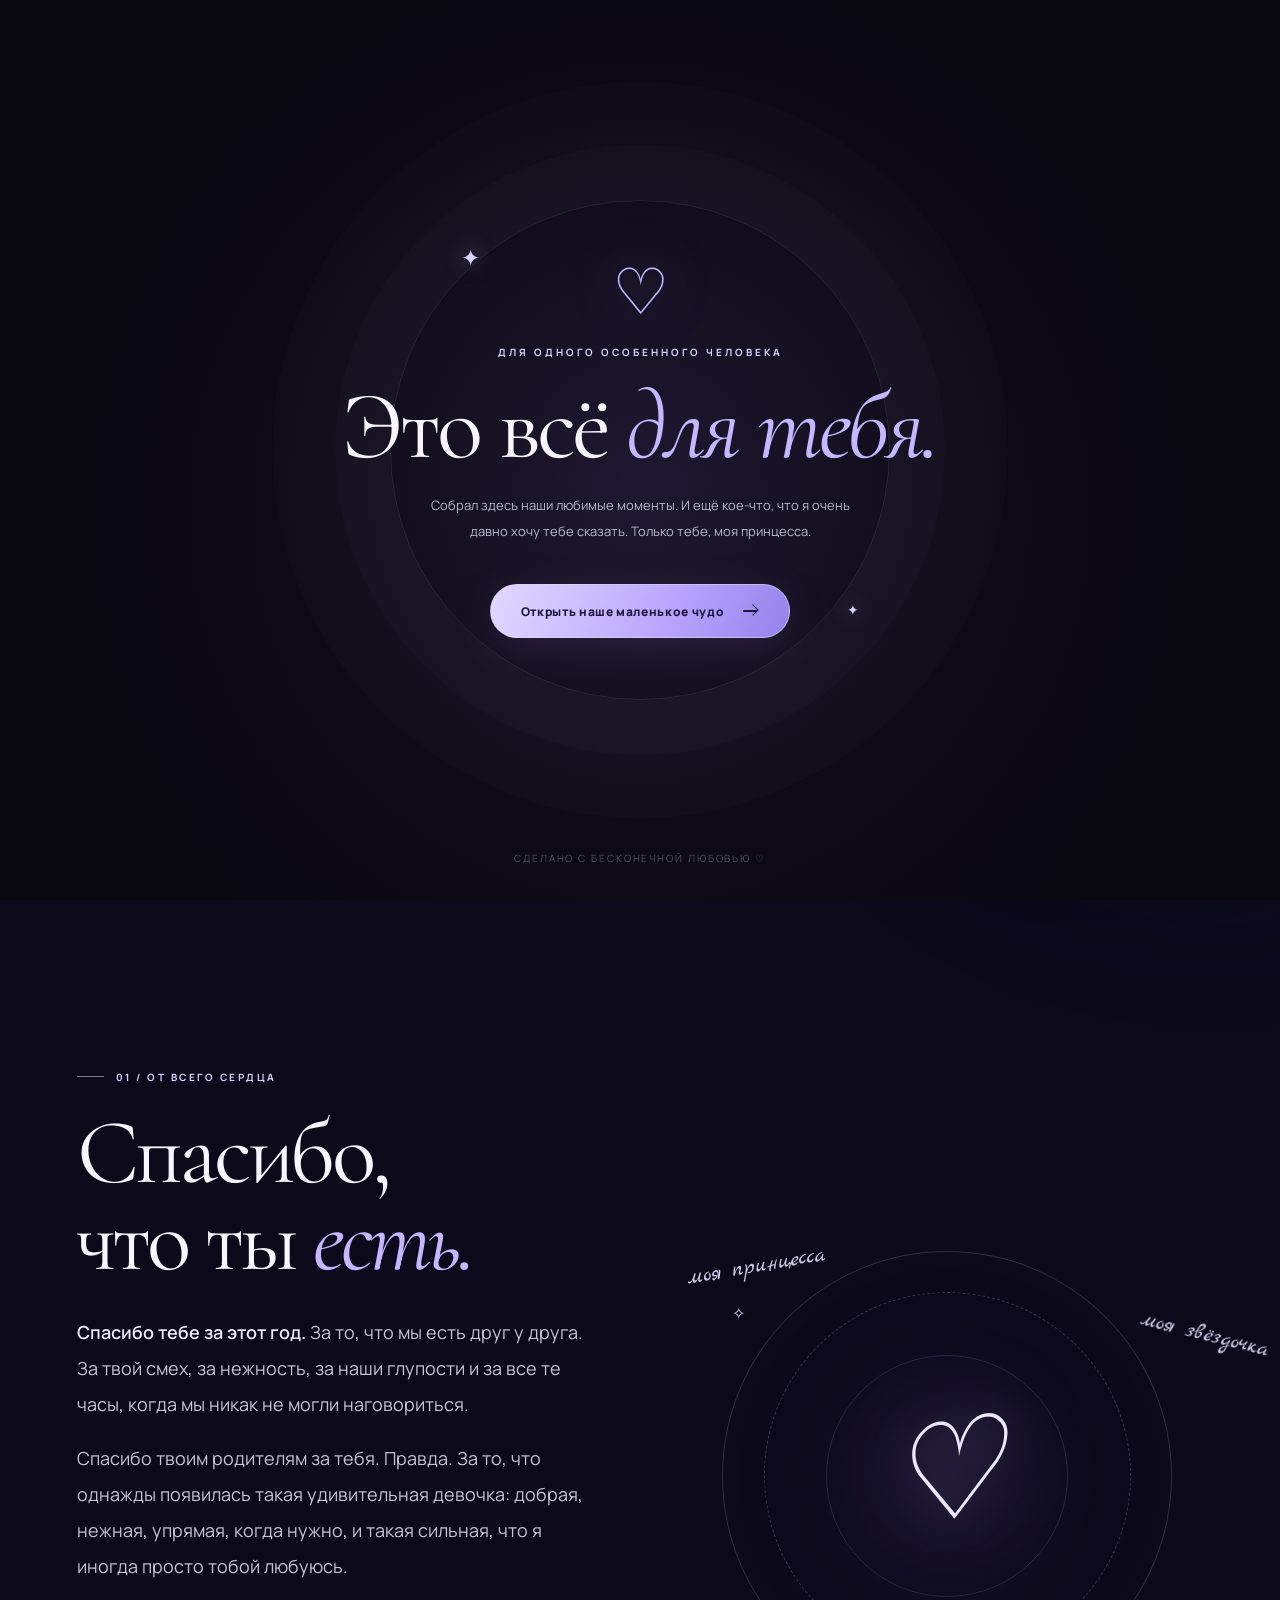
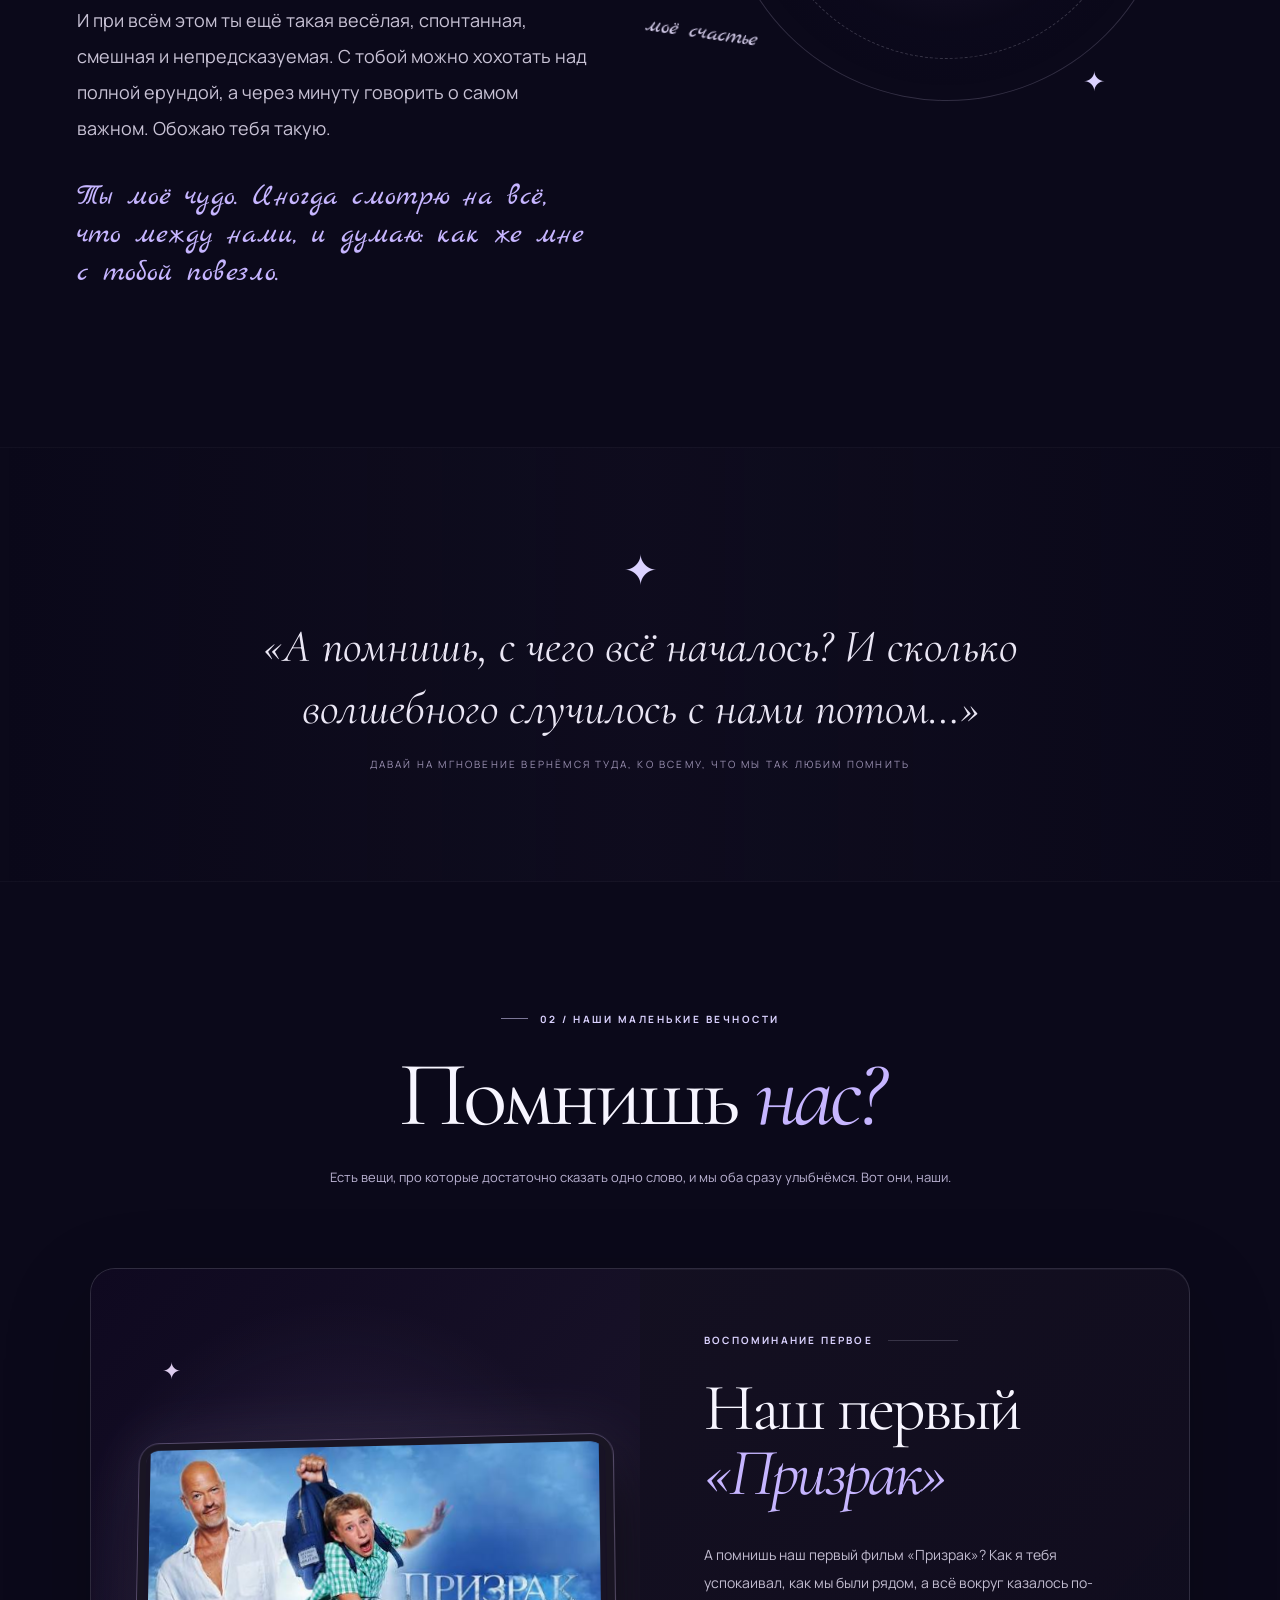
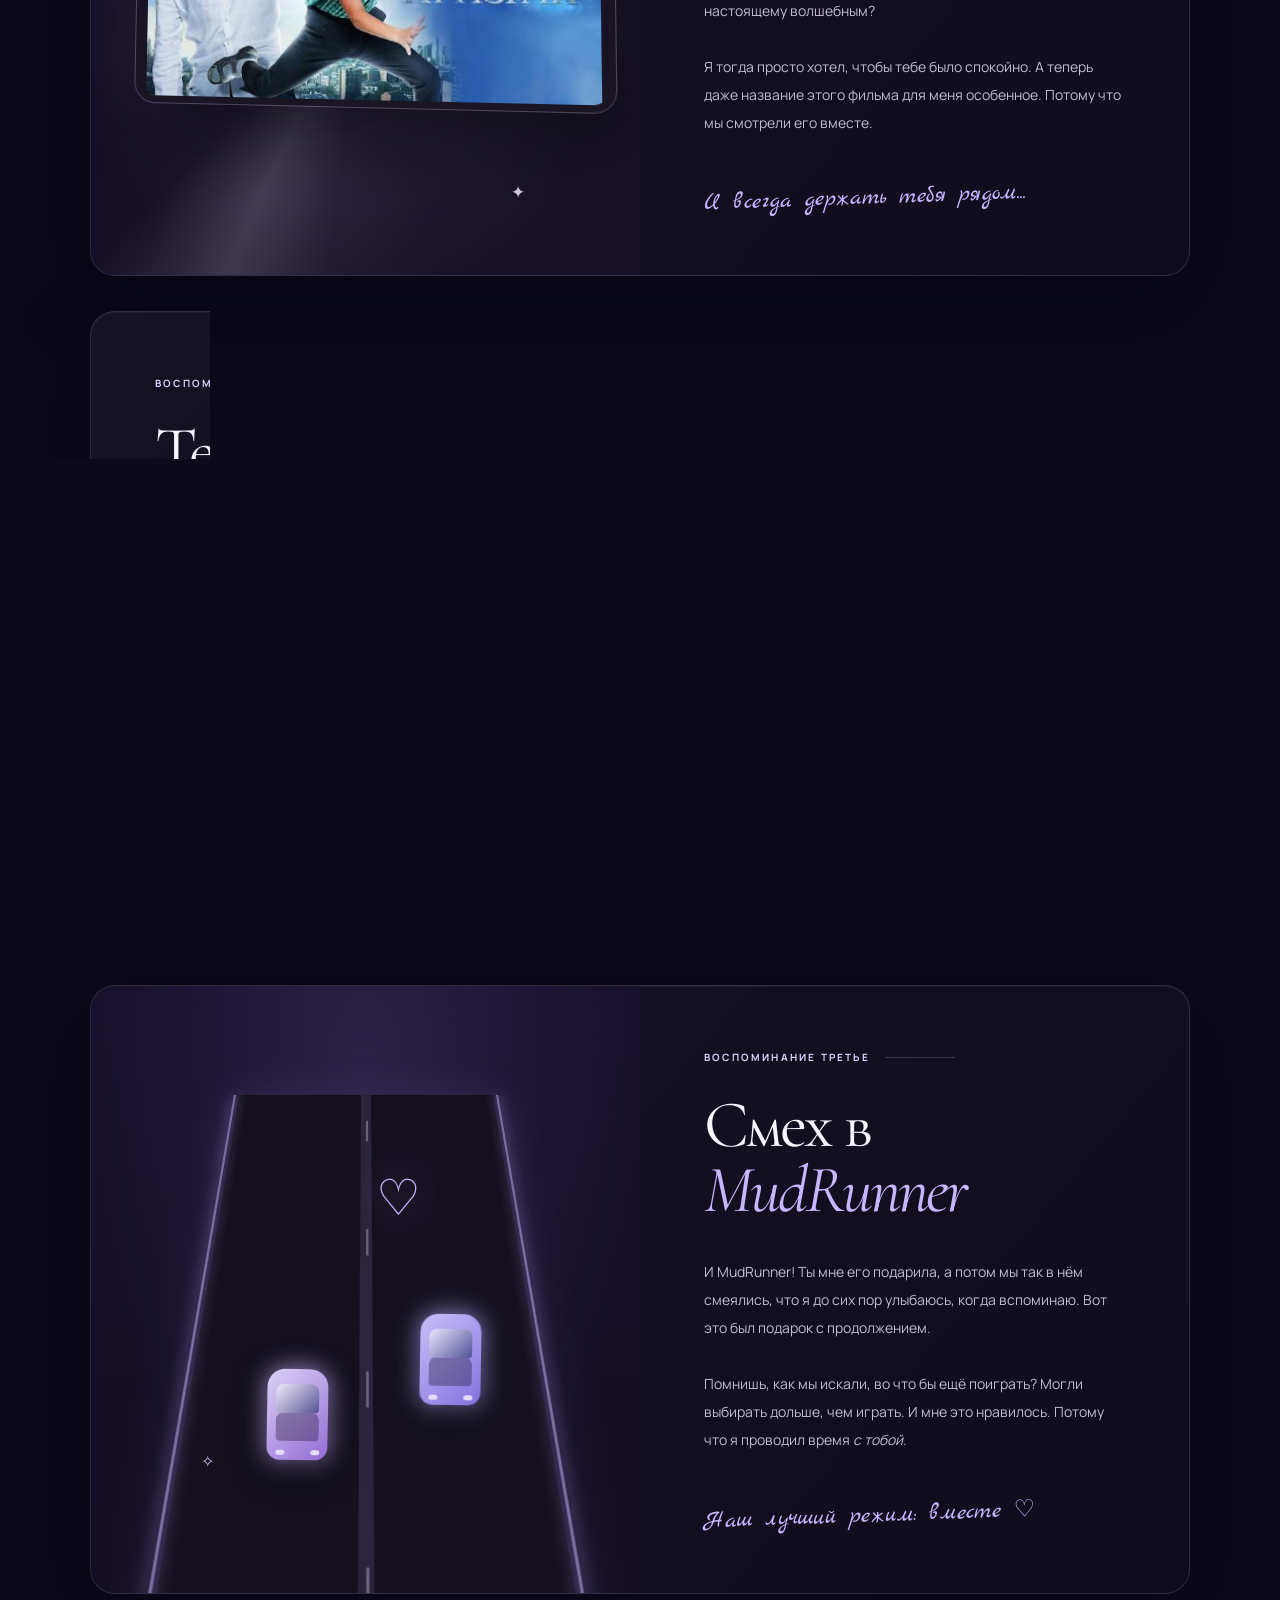
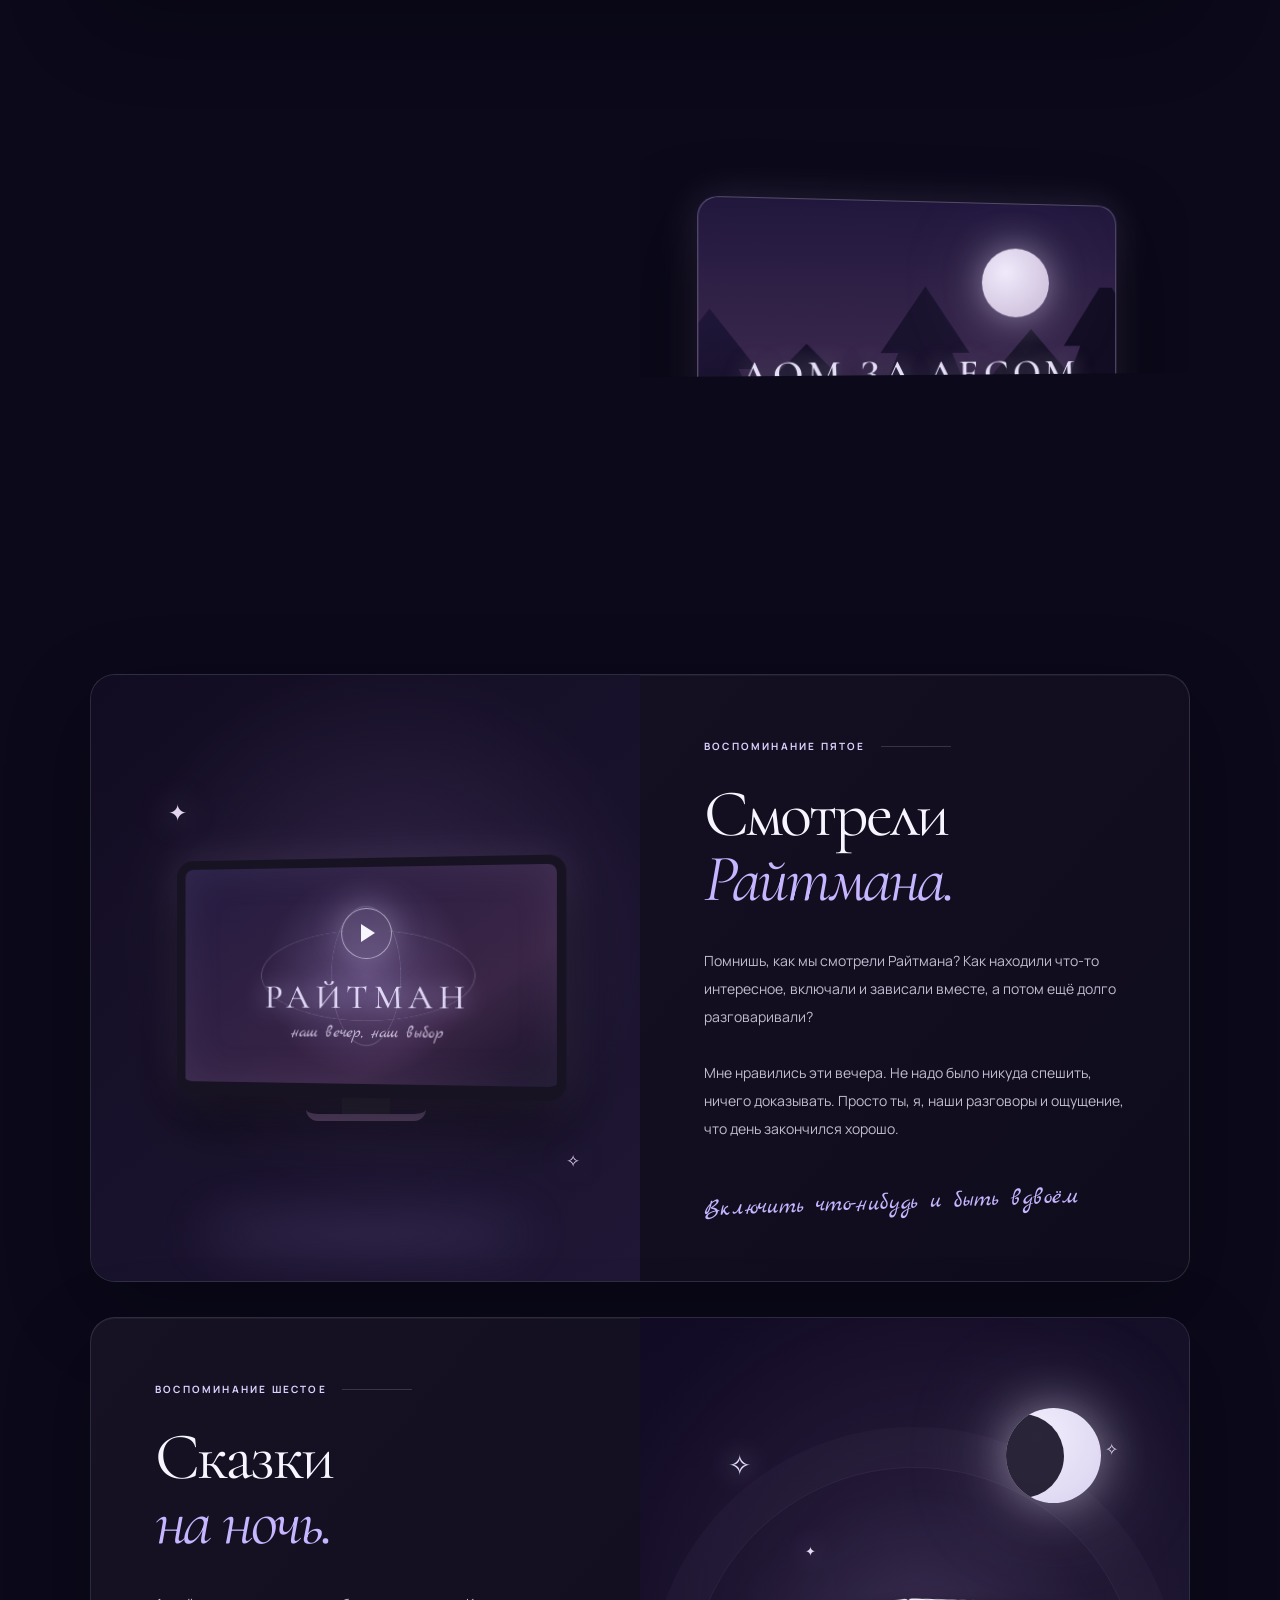
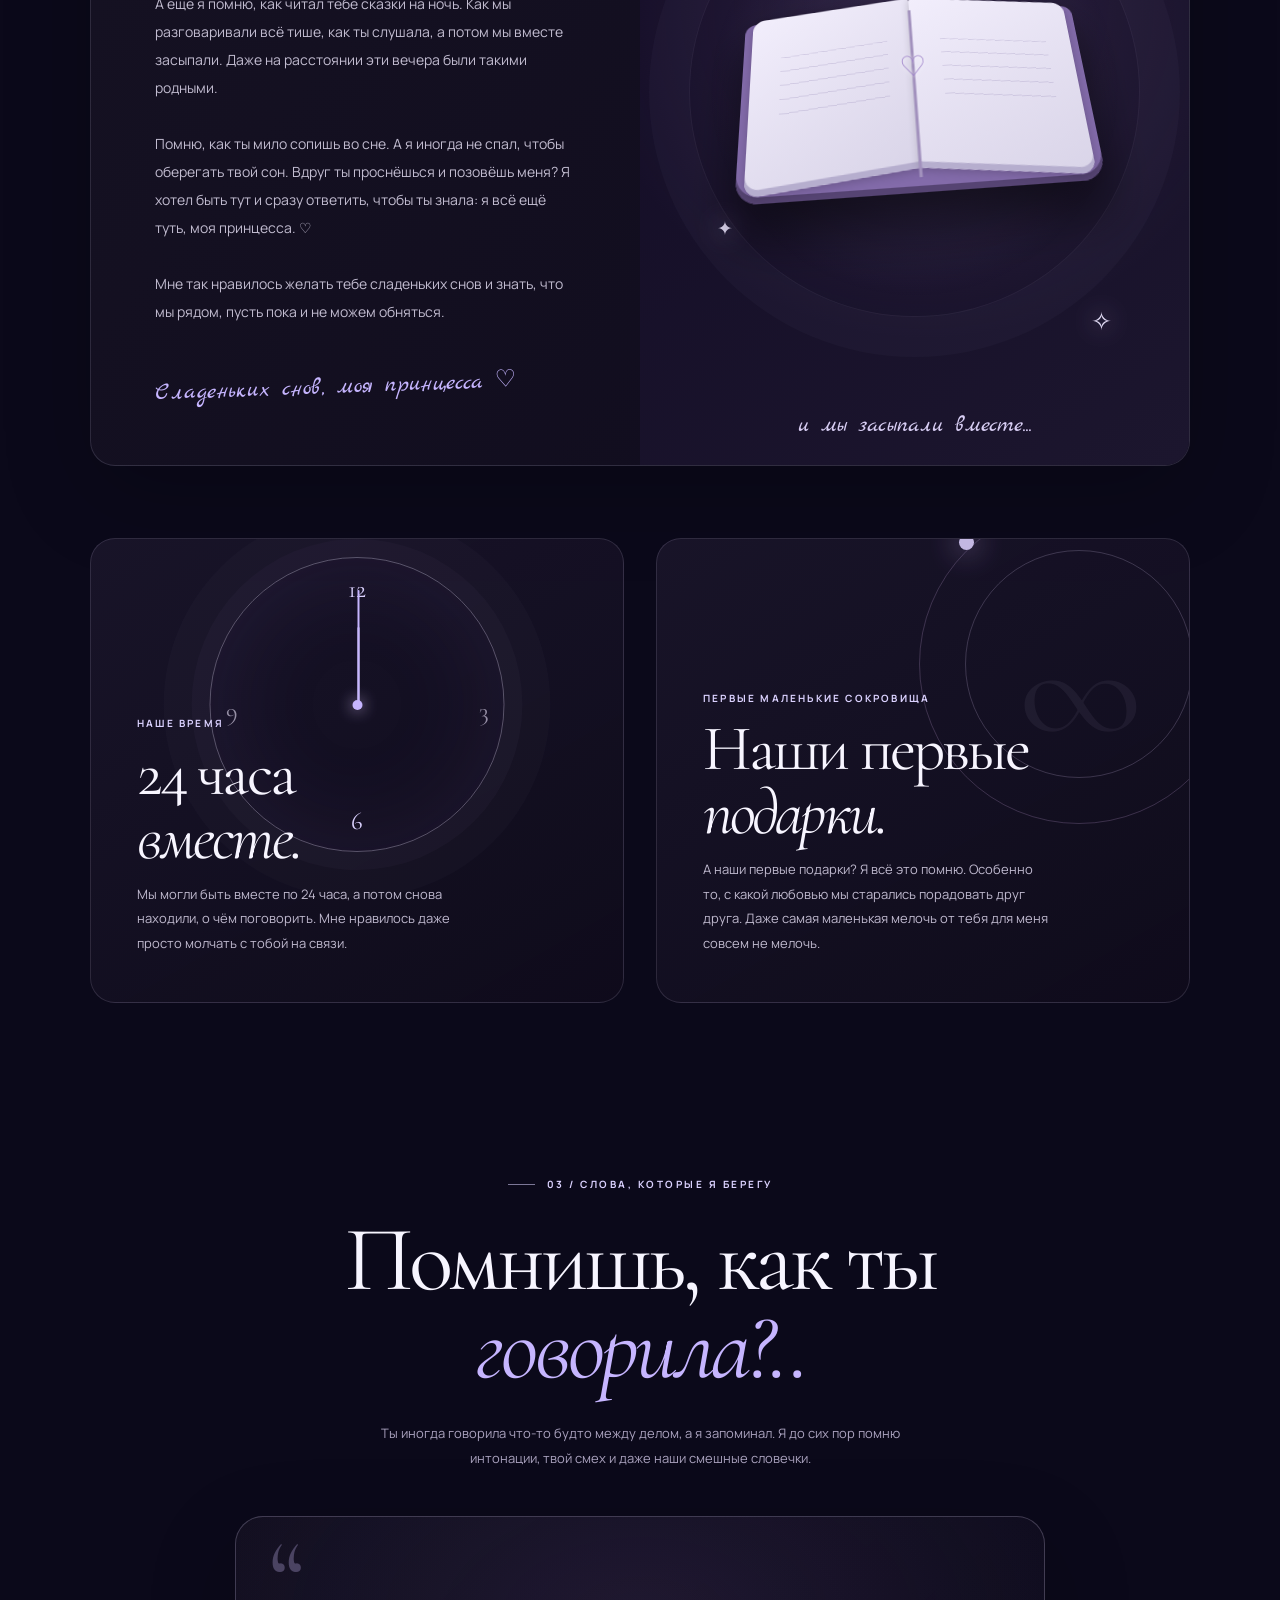
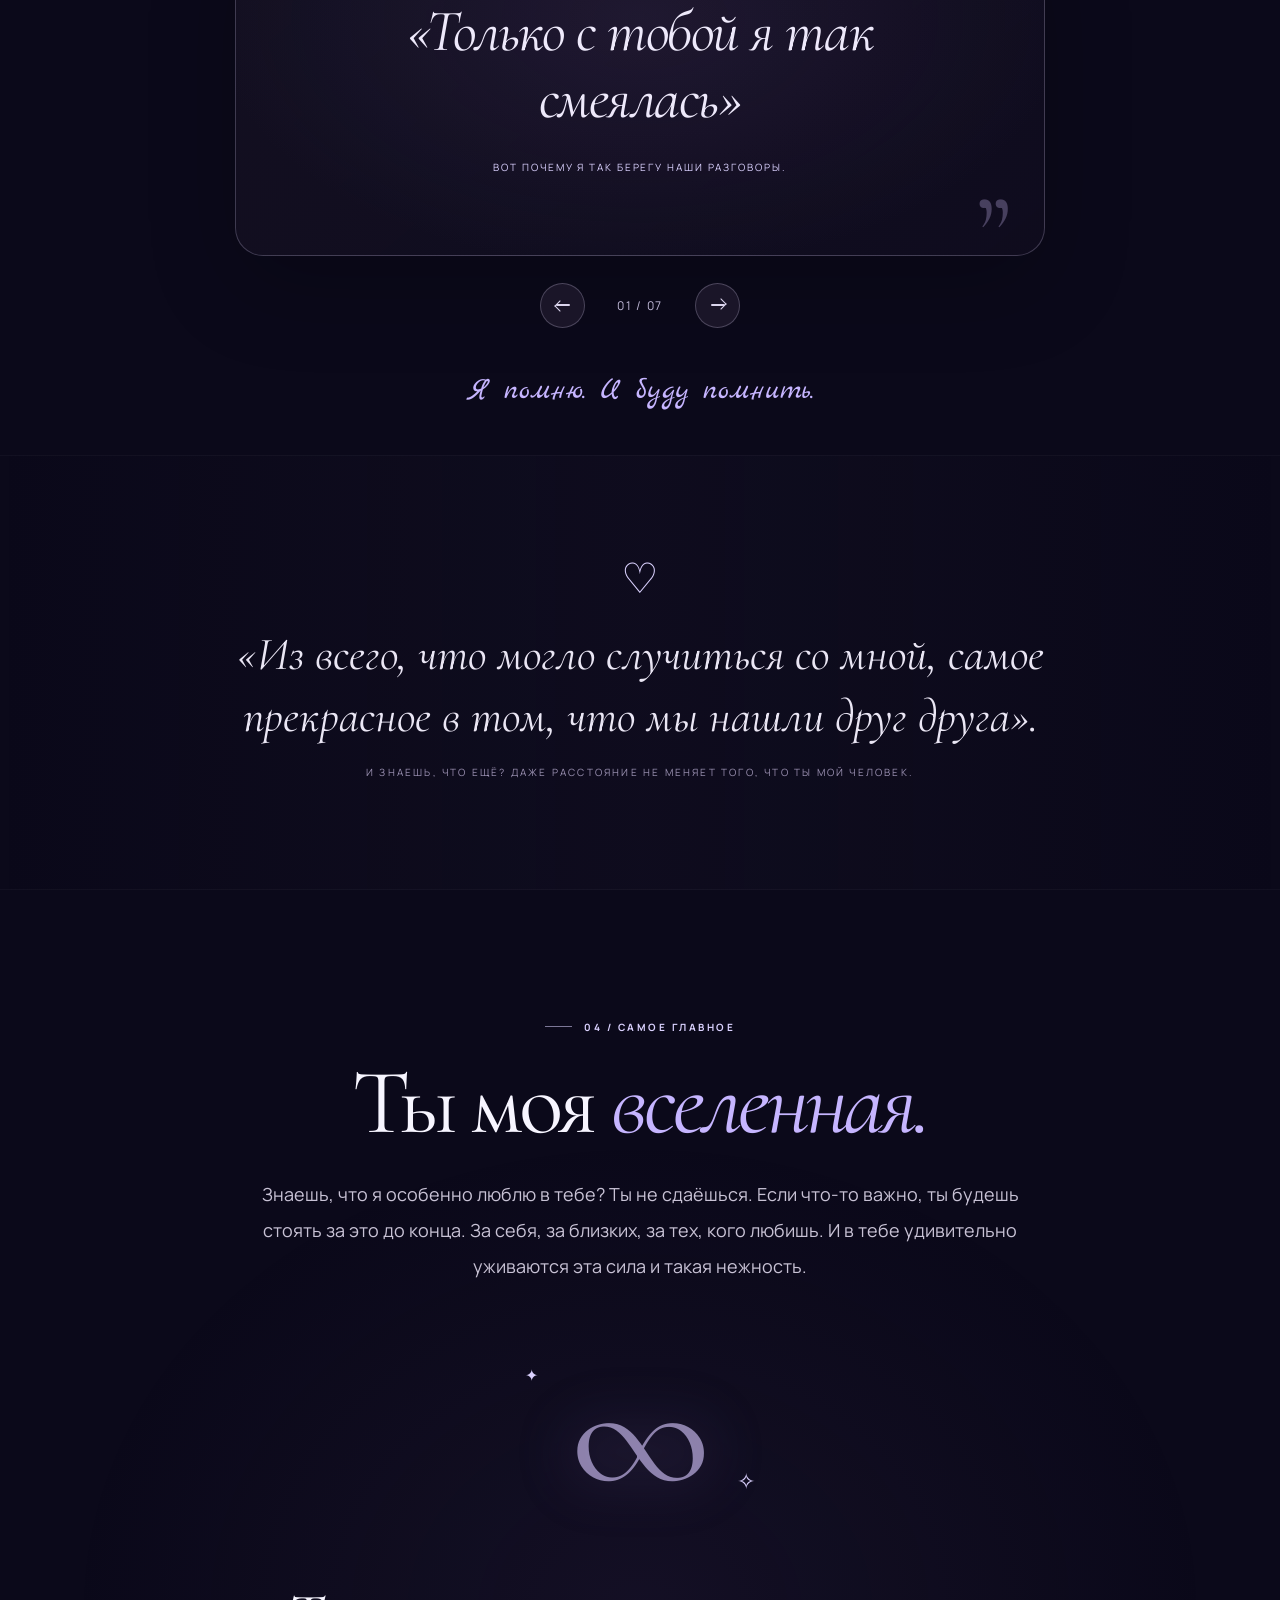
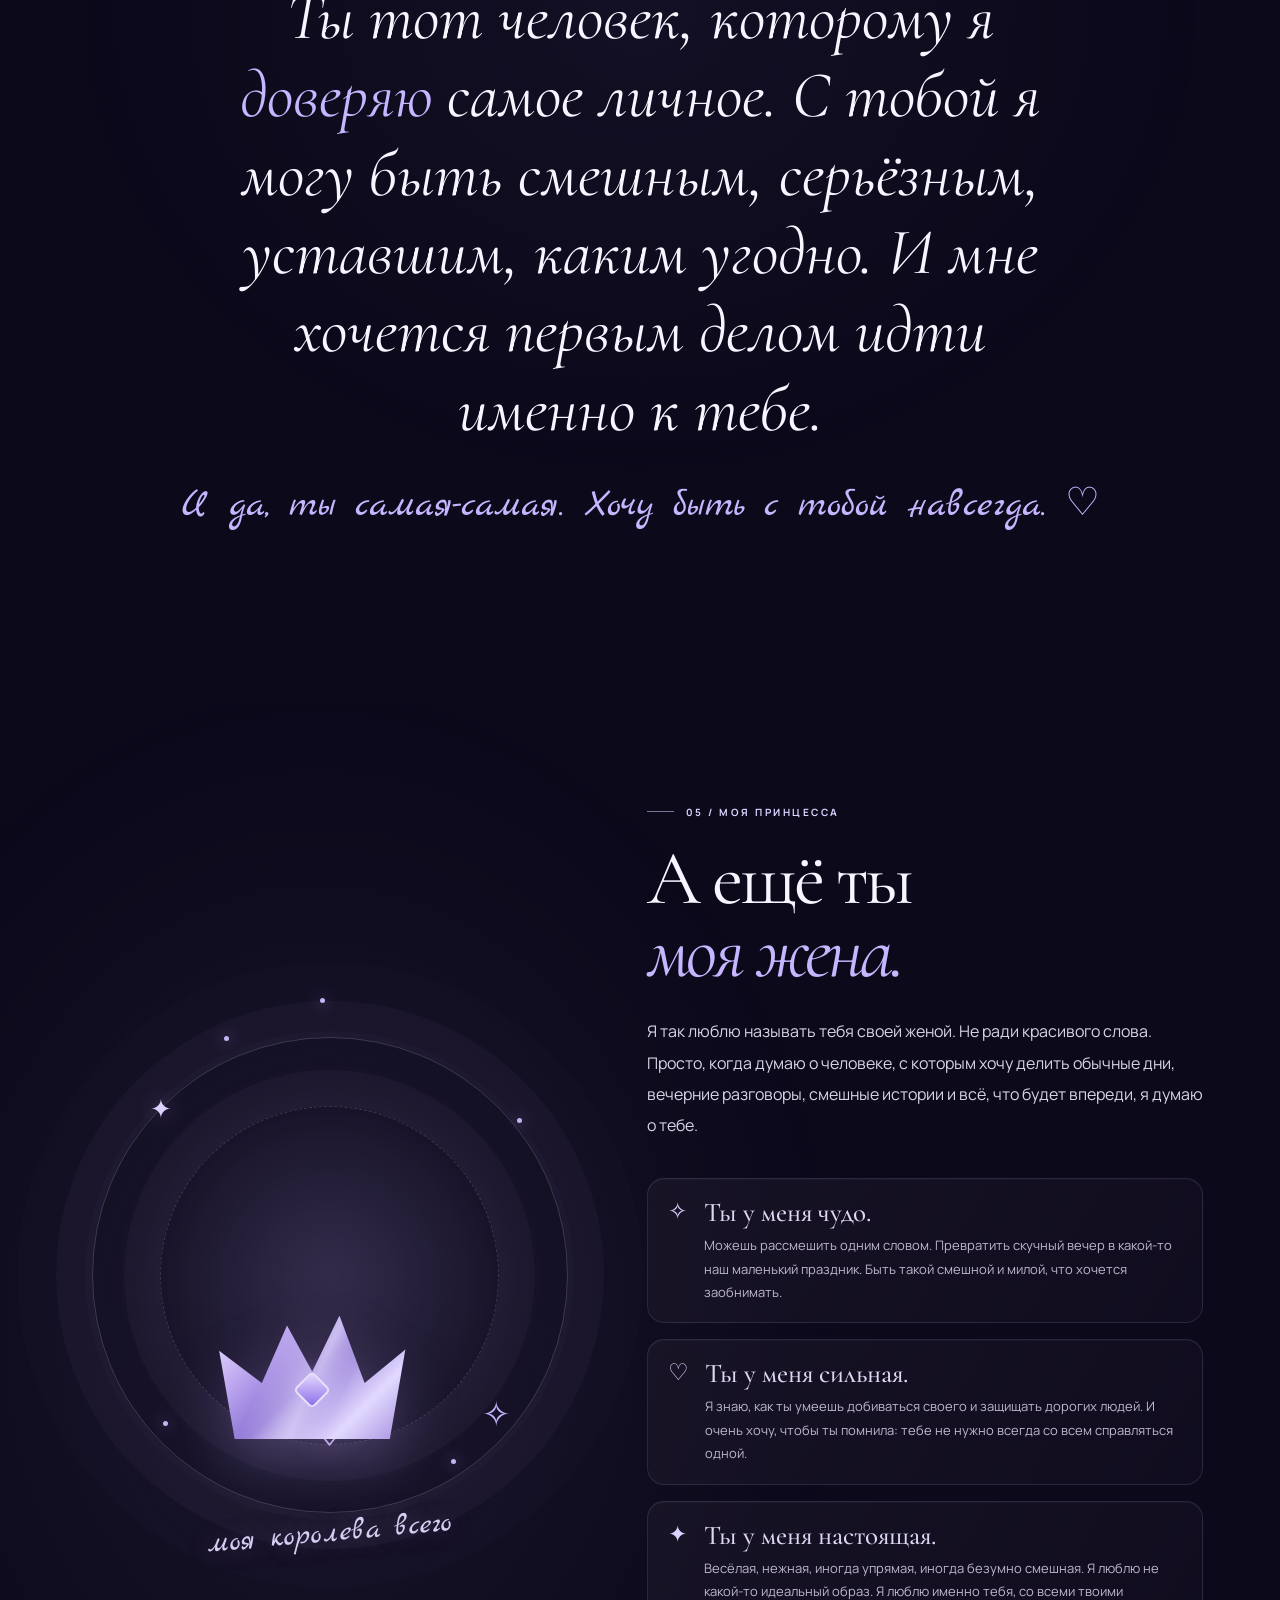
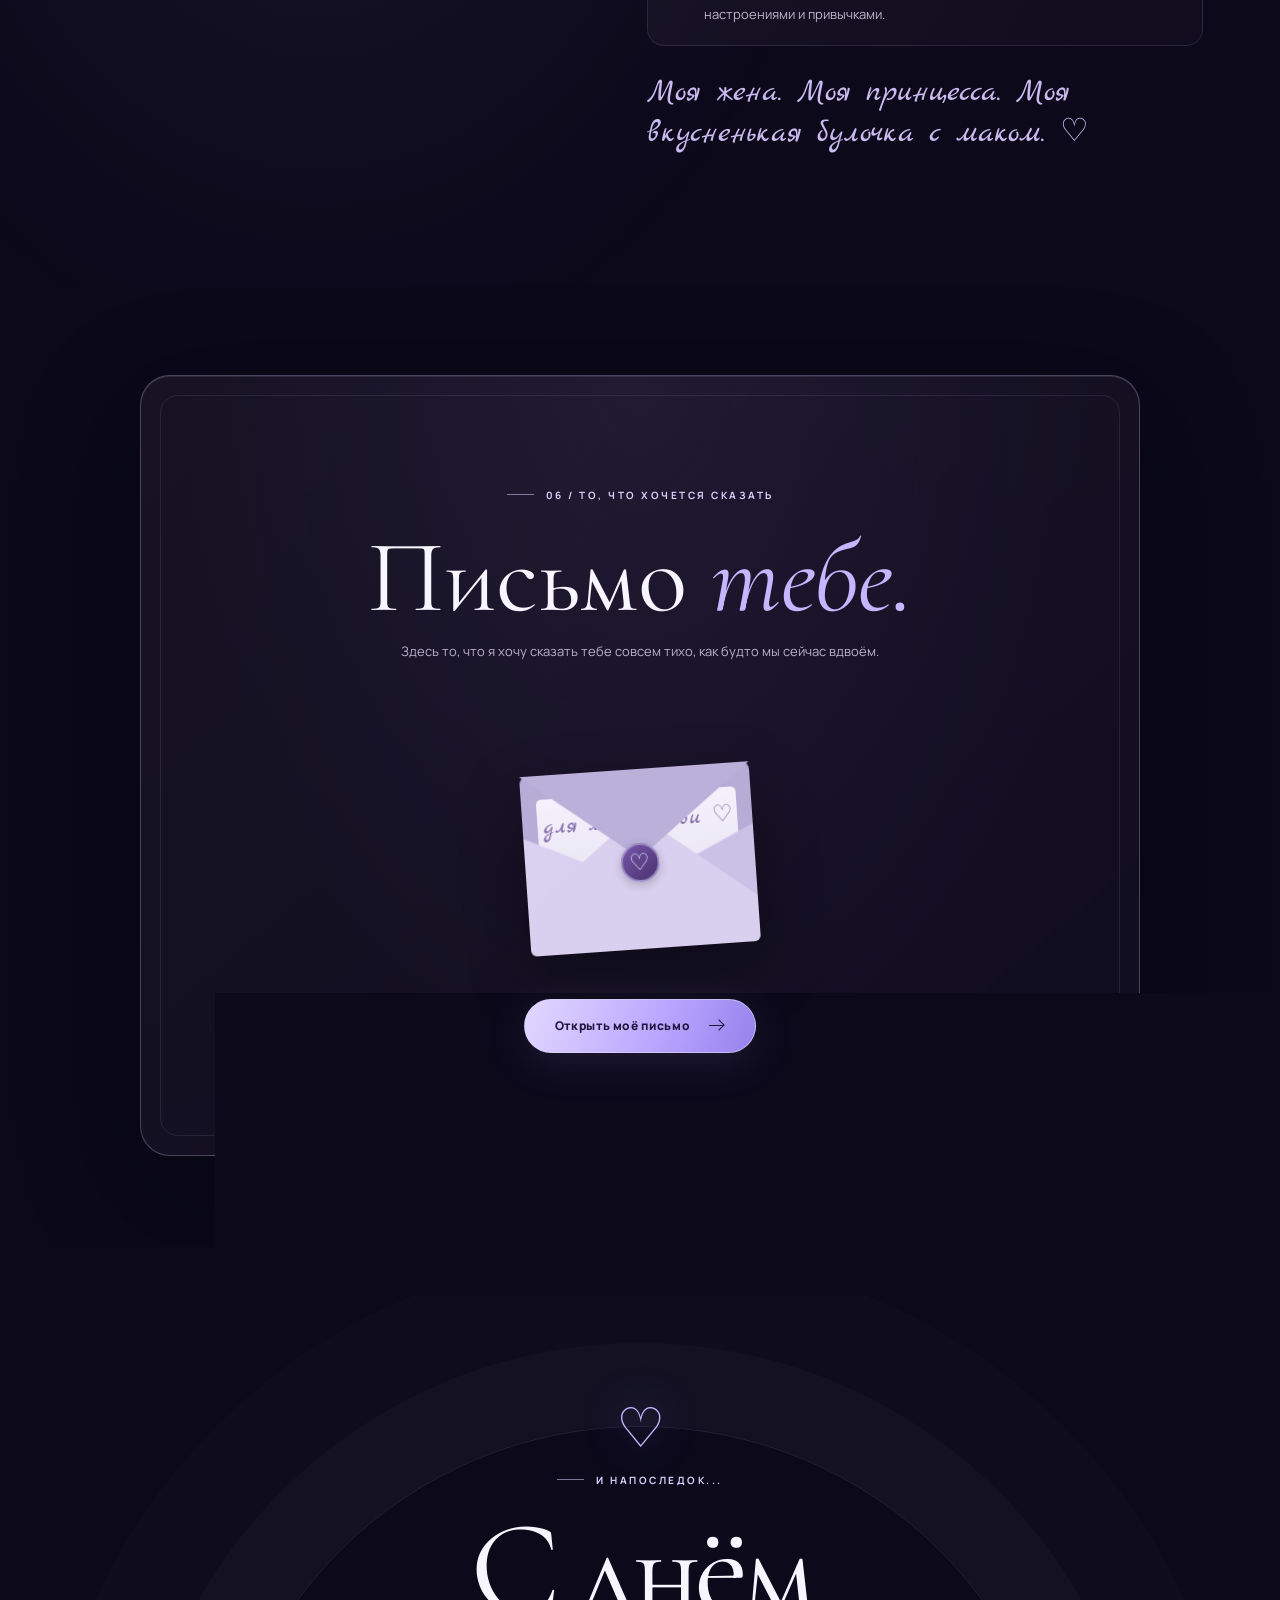
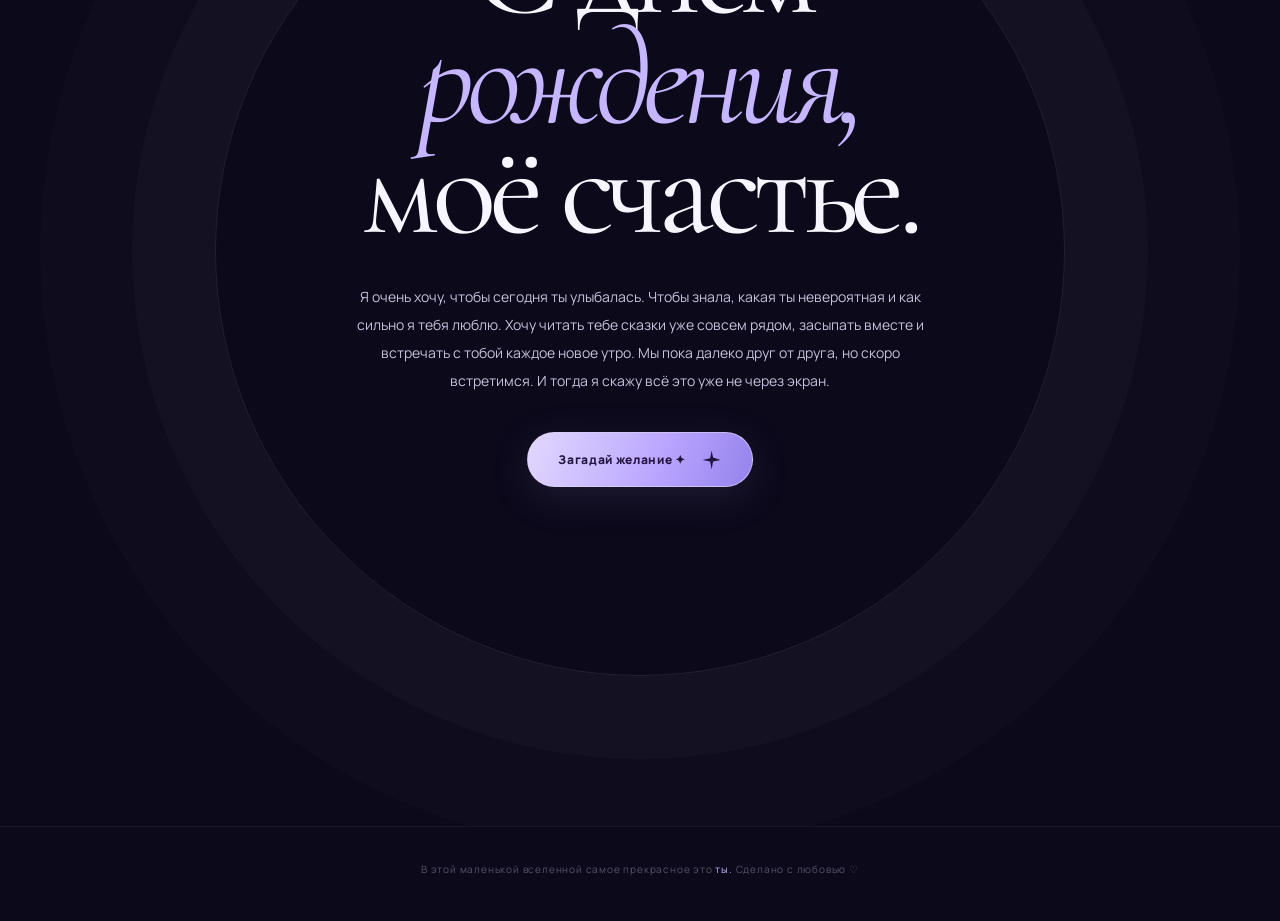
<file: love/index.html>
<!doctype html>
<html lang="ru">
<head>
  <meta charset="UTF-8" />
  <meta name="viewport" content="width=device-width, initial-scale=1, viewport-fit=cover" />
  <meta name="theme-color" content="#0b091a" />
  <meta name="description" content="Маленькая вселенная, созданная только для тебя. С днём рождения, моя любовь." />
  <title>Для тебя. С любовью ♡</title>
  <link rel="preconnect" href="https://fonts.googleapis.com" />
  <link rel="preconnect" href="https://fonts.gstatic.com" crossorigin />
  <link href="https://fonts.googleapis.com/css2?family=Cormorant+Garamond:ital,wght@0,400;0,500;0,600;1,400;1,500;1,600&family=Manrope:wght@400;500;600;700;800&family=Marck+Script&display=swap" rel="stylesheet" />
  <link rel="stylesheet" href="styles.css" />
</head>
<body>
  <div class="progress" id="progress" aria-hidden="true"></div>
  <div class="scroll-rail" id="scrollRail" aria-label="Прокрутка страницы" role="presentation">
    <div class="scroll-rail-line" aria-hidden="true"></div>
    <div class="scroll-thumb" id="scrollThumb" role="scrollbar" aria-label="Положение на странице" aria-orientation="vertical" aria-valuemin="0" aria-valuemax="100" aria-valuenow="0" tabindex="0"></div>
  </div>
  <canvas id="universe" aria-hidden="true"></canvas>
  <div class="aurora" aria-hidden="true"></div>
  <div class="cursor-dot" id="cursorDot" aria-hidden="true"></div>
  <div class="cursor-ring" id="cursorRing" aria-hidden="true"></div>

  <div class="enter" id="intro" role="dialog" aria-modal="true" aria-label="Личное поздравление">
    <div class="intro-orbit" aria-hidden="true"></div>
    <div class="intro-main">
      <div class="intro-heart" aria-hidden="true">♡</div>
      <div class="overline" style="margin-top:19px">Для одного особенного человека</div>
      <h1>Это всё <em>для тебя.</em></h1>
      <p>Собрал здесь наши любимые моменты. И ещё кое-что, что я очень давно хочу тебе сказать. Только тебе, моя принцесса.</p>
      <button class="pill" id="enterButton" type="button">Открыть наше маленькое чудо <span class="ui-icon ui-arrow-right" aria-hidden="true"></span></button>
    </div>
    <div class="intro-foot">Сделано с бесконечной любовью ♡</div>
  </div>

  <button class="sound" id="soundButton" type="button" aria-pressed="false" aria-label="Включить песню «Созвездие ангела»"><span class="sound-mark" aria-hidden="true"><i></i><i></i><i></i></span><span class="sound-text" id="soundText">Включить «Созвездие ангела»</span></button>
  <nav class="side-nav" aria-label="Разделы истории">
    <a href="#home" class="active" aria-label="Начало"><i></i><span>Начало</span></a>
    <a href="#thankyou" aria-label="Спасибо тебе"><i></i><span>Спасибо тебе</span></a>
    <a href="#memories" aria-label="Наши воспоминания"><i></i><span>Наши моменты</span></a>
    <a href="#words" aria-label="Твои слова"><i></i><span>Твои слова</span></a>
    <a href="#wife" aria-label="Моя жена"><i></i><span>Моя жена</span></a>
    <a href="#letter" aria-label="Моё письмо"><i></i><span>Моё письмо</span></a>
    <a href="#finale" aria-label="Сюрприз"><i></i><span>Сюрприз</span></a>
  </nav>

  <main>
    <section class="section hero scene-step" id="home" aria-label="Поздравление с днём рождения">
      <div class="topbar"><span class="brand">only you ♡</span><span class="topbar-right">Даже на расстоянии мы рядом</span></div>
      <div class="hero-halo" aria-hidden="true"></div>
      <span class="hero-petal a" aria-hidden="true">✧</span><span class="hero-petal b" aria-hidden="true">♡</span><span class="hero-petal c" aria-hidden="true">✦</span><span class="hero-petal d" aria-hidden="true">✧</span>
      <div class="hero-content">
        <div class="hero-kicker"><span class="overline">Самый особенный день</span></div>
        <h1 class="hero-title"><span class="line">С днём</span><span class="line two"><em>рождения,</em></span><span class="line">любимая.</span></h1>
        <p class="hero-description">Сегодня твой день, моя любовь. И мне так хочется быть рядом, видеть твою улыбку, обнимать тебя и просто никуда не отпускать. Пока между нами расстояние, но совсем скоро мы увидимся. Я очень этого жду.</p>
        <div class="hero-sig">Моя принцесса, моя звёздочка ♡</div>
      </div>
      <a href="#thankyou" class="scroll-cue" aria-label="Пролистать к поздравлению">Листай сердцем</a>
    </section>

    <section class="section thanks scene-step" id="thankyou">
      <div class="container thanks-layout">
        <div class="thanks-copy">
          <span class="chapter-tag reveal">01 / От всего сердца</span>
          <h2 class="serif-title reveal">Спасибо,<br>что ты <em>есть.</em></h2>
          <div class="lead reveal reveal-delay">
            <p><strong>Спасибо тебе за этот год.</strong> За то, что мы есть друг у друга. За твой смех, за нежность, за наши глупости и за все те часы, когда мы никак не могли наговориться.</p>
            <p>Спасибо твоим родителям за тебя. Правда. За то, что однажды появилась такая удивительная девочка: добрая, нежная, упрямая, когда нужно, и такая сильная, что я иногда просто тобой любуюсь.</p>
            <p>И при всём этом ты ещё такая весёлая, спонтанная, смешная и непредсказуемая. С тобой можно хохотать над полной ерундой, а через минуту говорить о самом важном. Обожаю тебя такую.</p>
          </div>
          <div class="thanks-foot reveal">Ты моё чудо. Иногда смотрю на всё, что между нами, и думаю: как же мне с тобой повезло.</div>
        </div>
        <div class="love-art reveal" aria-hidden="true">
          <div class="love-ring"><div class="love-center">♡</div></div>
          <span class="orbit-label one">моя принцесса</span><span class="orbit-label two">моя звёздочка</span><span class="orbit-label three">моё счастье</span><span class="tiny-star one">✧</span><span class="tiny-star two">✦</span>
        </div>
      </div>
    </section>

    <div class="between scene-step" id="bridgeOne"><div class="symbol reveal">✦</div><p class="reveal">«А помнишь, с чего всё началось? И сколько волшебного случилось с нами потом…»</p><small class="reveal">Давай на мгновение вернёмся туда, ко всему, что мы так любим помнить</small></div>

    <section class="section memories scene-step" id="memories">
      <div class="container">
        <div class="memories-head">
          <span class="chapter-tag reveal">02 / Наши маленькие вечности</span>
          <h2 class="serif-title reveal">Помнишь <em>нас?</em></h2>
          <p class="reveal">Есть вещи, про которые достаточно сказать одно слово, и мы оба сразу улыбнёмся. Вот они, наши.</p>
        </div>

        <article class="memory-block reveal scene-step">
          <div class="memory-copy">
            <span class="memory-number">Воспоминание первое</span>
            <h3>Наш первый<br><em>«Призрак»</em></h3>
            <p>А помнишь наш первый фильм «Призрак»? Как я тебя успокаивал, как мы были рядом, а всё вокруг казалось по-настоящему волшебным?</p>
            <p>Я тогда просто хотел, чтобы тебе было спокойно. А теперь даже название этого фильма для меня особенное. Потому что мы смотрели его вместе.</p>
            <span class="memory-note">И всегда держать тебя рядом...</span>
          </div>
          <div class="memory-visual visual-film" aria-label="Афиша нашего первого фильма «Призрак»">
            <span class="film-stars s1">✦</span><span class="film-stars s2">✧</span><span class="film-stars s3">✦</span>
            <div class="tilt-shell tilt-shell-film" data-tilt><div class="film-frame"><img class="film-poster" src="assets/prizrak.png" alt="Афиша нашего первого фильма «Призрак»" loading="lazy" decoding="async" /></div></div>
          </div>
        </article>

        <article class="memory-block reveal scene-step">
          <div class="memory-copy">
            <span class="memory-number">Воспоминание второе</span>
            <h3>Те самые<br><em>шипучки.</em></h3>
            <p>Помнишь наши шипучки? Как мы катались и смеялись над всякими мелочами? Другие бы не поняли, что тут смешного. А мы понимали с полуслова.</p>
            <p>Мне так нравилось, что нам не нужно было придумывать что-то грандиозное, чтобы хорошо провести время. Хватало нас двоих.</p>
            <span class="memory-note">Нажми на пузырьки → там тоже наши моменты</span>
          </div>
          <div class="memory-visual visual-bubbles" id="bubbleGame" aria-label="Интерактивные пузырьки с воспоминаниями">
            <button class="bubble" style="--sz:83px;--x:11%;--y:20%;--dur:5s" aria-label="Открыть воспоминание"></button>
            <button class="bubble" style="--sz:126px;--x:53%;--y:14%;--dur:7s" aria-label="Открыть воспоминание"></button>
            <button class="bubble" style="--sz:54px;--x:74%;--y:58%;--dur:4s" aria-label="Открыть воспоминание"></button>
            <button class="bubble" style="--sz:96px;--x:26%;--y:58%;--dur:6s" aria-label="Открыть воспоминание"></button>
            <button class="bubble" style="--sz:41px;--x:7%;--y:72%;--dur:5.5s" aria-label="Открыть воспоминание"></button>
            <button class="bubble" style="--sz:65px;--x:82%;--y:25%;--dur:6.5s" aria-label="Открыть воспоминание"></button>
            <button class="bubble" style="--sz:52px;--x:44%;--y:45%;--dur:7.5s" aria-label="Открыть воспоминание"></button>
            <button class="bubble" style="--sz:33px;--x:60%;--y:75%;--dur:5.3s" aria-label="Открыть воспоминание"></button>
            <div class="bubble-message" id="bubbleMessage" aria-live="polite"></div>
            <div class="bubble-instruction">Поймай мгновение, нажми на пузырёк</div>
          </div>
        </article>

        <article class="memory-block reveal scene-step">
          <div class="memory-copy">
            <span class="memory-number">Воспоминание третье</span>
            <h3>Смех в<br><em>MudRunner</em></h3>
            <p>И MudRunner! Ты мне его подарила, а потом мы так в нём смеялись, что я до сих пор улыбаюсь, когда вспоминаю. Вот это был подарок с продолжением.</p>
            <p>Помнишь, как мы искали, во что бы ещё поиграть? Могли выбирать дольше, чем играть. И мне это нравилось. Потому что я проводил время <em>с тобой</em>.</p>
            <span class="memory-note">Наш лучший режим: вместе ♡</span>
          </div>
          <div class="memory-visual visual-runner" aria-label="Анимированная дорога MudRunner">
            <div class="road"><div class="road-lines"></div></div>
            <div class="runner-heart">♡</div><div class="runner first"></div><div class="runner second"></div><span class="track-spark">✧</span>
          </div>
        </article>

        <article class="memory-block reveal scene-step">
          <div class="memory-copy">
            <span class="memory-number">Воспоминание четвёртое</span>
            <h3>«Дом<br><em>за лесом»</em></h3>
            <p>Помнишь, как мы ждали каждый новый выпуск «Дома за лесом»? Как хотелось, чтобы он уже вышел, потому что мы опять будем смотреть его вместе.</p>
            <p>Самое приятное было даже не в том, что происходит на экране, а в том, что рядом ты. И потом можно всё обсудить, посмеяться, удивиться, поспорить о чём-нибудь.</p>
            <span class="memory-note">Наши маленькие премьеры ♡</span>
          </div>
          <div class="memory-visual visual-premiere" aria-label="Ночная сцена, ожидание нового выпуска">
            <span class="premiere-star star-a">✦</span><span class="premiere-star star-b">✧</span><span class="premiere-star star-c">✧</span>
            <div class="premiere-orbit" aria-hidden="true"></div>
            <div class="tilt-shell tilt-shell-premiere" data-tilt><div class="premiere-frame">
              <div class="premiere-woods" aria-hidden="true"><i></i><i></i><i></i><i></i><i></i></div>
              <div class="premiere-moon" aria-hidden="true"></div>
              <div class="premiere-title">ДОМ ЗА ЛЕСОМ</div>
              <div class="premiere-caption">ждём новый выпуск вместе ♡</div>
            </div></div>
          </div>
        </article>

        <article class="memory-block reveal scene-step">
          <div class="memory-copy">
            <span class="memory-number">Воспоминание пятое</span>
            <h3>Смотрели<br><em>Райтмана.</em></h3>
            <p>Помнишь, как мы смотрели Райтмана? Как находили что-то интересное, включали и зависали вместе, а потом ещё долго разговаривали?</p>
            <p>Мне нравились эти вечера. Не надо было никуда спешить, ничего доказывать. Просто ты, я, наши разговоры и ощущение, что день закончился хорошо.</p>
            <span class="memory-note">Включить что-нибудь и быть вдвоём</span>
          </div>
          <div class="memory-visual visual-watch" aria-label="Анимированный экран наших совместных просмотров">
            <span class="watch-spark sparkle-left">✦</span><span class="watch-spark sparkle-right">✧</span>
            <div class="tilt-shell tilt-shell-watch" data-tilt><div class="watch-monitor">
              <div class="watch-screen-glow"></div>
              <div class="watch-orbit orbit-one"></div><div class="watch-orbit orbit-two"></div>
              <div class="watch-play" aria-hidden="true"></div>
              <div class="watch-title">РАЙТМАН</div>
              <div class="watch-caption">наш вечер, наш выбор</div>
            </div></div>
            <div class="watch-stand"></div>
            <div class="watch-reflection"></div>
          </div>
        </article>

        <article class="memory-block reveal scene-step">
          <div class="memory-copy">
            <span class="memory-number">Воспоминание шестое</span>
            <h3>Сказки<br><em>на ночь.</em></h3>
            <p>А ещё я помню, как читал тебе сказки на ночь. Как мы разговаривали всё тише, как ты слушала, а потом мы вместе засыпали. Даже на расстоянии эти вечера были такими родными.</p>
            <p>Помню, как ты мило сопишь во сне. А я иногда не спал, чтобы оберегать твой сон. Вдруг ты проснёшься и позовёшь меня? Я хотел быть тут и сразу ответить, чтобы ты знала: я всё ещё туть, моя принцесса. ♡</p>
            <p>Мне так нравилось желать тебе сладеньких снов и знать, что мы рядом, пусть пока и не можем обняться.</p>
            <span class="memory-note">Сладеньких снов, моя принцесса ♡</span>
          </div>
          <div class="memory-visual visual-bedtime" aria-label="Ночная книга со сказками под звёздами">
            <div class="bedtime-halo" aria-hidden="true"></div>
            <div class="bedtime-moon" aria-hidden="true"></div>
            <span class="bedtime-star a">✧</span><span class="bedtime-star b">✦</span><span class="bedtime-star c">✧</span><span class="bedtime-star d">✦</span><span class="bedtime-star e">✧</span>
            <div class="tilt-shell tilt-shell-storybook" data-tilt><div class="storybook">
              <div class="storybook-cover"></div>
              <div class="storybook-pages left"></div><div class="storybook-pages right"></div>
              <div class="storybook-spine"></div>
              <span class="storybook-heart">♡</span>
            </div></div>
            <span class="bedtime-whisper">и мы засыпали вместе...</span>
          </div>
        </article>

        <div class="twentyfour scene-step" id="memoryExtras">
          <article class="mini-panel reveal">
            <div class="clock" aria-hidden="true"><span class="clock-number n3">3</span><span class="clock-number n9">9</span><span class="clock-hand hour"></span><span class="clock-hand minute"></span><span class="clock-mid"></span></div>
            <span class="memory-number">Наше время</span>
            <h3>24 часа<br><em style="color:var(--rose)">вместе.</em></h3>
            <p>Мы могли быть вместе по 24 часа, а потом снова находили, о чём поговорить. Мне нравилось даже просто молчать с тобой на связи.</p>
          </article>
          <article class="mini-panel reveal reveal-delay">
            <div class="orbit-map" aria-hidden="true"></div><div class="constellation" aria-hidden="true">∞</div>
            <span class="memory-number">Первые маленькие сокровища</span>
            <h3>Наши первые<br><em style="color:var(--rose)">подарки.</em></h3>
            <p>А наши первые подарки? Я всё это помню. Особенно то, с какой любовью мы старались порадовать друг друга. Даже самая маленькая мелочь от тебя для меня совсем не мелочь.</p>
          </article>
        </div>
      </div>
    </section>

    <section class="section quotes scene-step" id="words">
      <div class="container">
        <span class="chapter-tag reveal">03 / Слова, которые я берегу</span>
        <h2 class="serif-title reveal">Помнишь, как ты<br><em>говорила?..</em></h2>
        <p class="quotes-sub reveal">Ты иногда говорила что-то будто между делом, а я запоминал. Я до сих пор помню интонации, твой смех и даже наши смешные словечки.</p>
        <div class="quote-stage reveal" aria-live="polite" aria-atomic="true">
          <div id="quoteText">«Только с тобой я так смеялась»</div><div class="quote-note">Вот почему я так берегу наши разговоры.</div>
        </div>
        <div class="quote-controls reveal"><button class="arrow-btn" id="prevQuote" type="button" aria-label="Предыдущие слова"><span class="ui-icon ui-arrow-left" aria-hidden="true"></span></button><span class="quote-counter" id="quoteCounter">01 / 07</span><button class="arrow-btn" id="nextQuote" type="button" aria-label="Следующие слова"><span class="ui-icon ui-arrow-right" aria-hidden="true"></span></button></div>
        <div class="thanks-foot reveal" style="margin-top:44px">Я помню. И буду помнить.</div>
      </div>
    </section>

    <div class="between scene-step" id="bridgeTwo"><div class="symbol reveal">♡</div><p class="reveal">«Из всего, что могло случиться со мной, самое прекрасное в том, что мы нашли друг друга».</p><small class="reveal">И знаешь, что ещё? Даже расстояние не меняет того, что ты мой человек.</small></div>

    <section class="section promise scene-step" id="promise">
      <div class="container">
        <span class="chapter-tag reveal">04 / Самое главное</span>
        <h2 class="serif-title reveal">Ты моя <em>вселенная.</em></h2>
        <p class="lead reveal">Знаешь, что я особенно люблю в тебе? Ты не сдаёшься. Если что-то важно, ты будешь стоять за это до конца. За себя, за близких, за тех, кого любишь. И в тебе удивительно уживаются эта сила и такая нежность.</p>
        <div class="promise-orbit reveal" aria-hidden="true"><span class="infinite">∞</span></div>
        <p class="promise-big reveal">Ты тот человек, которому я <em>доверяю</em> самое личное. С тобой я могу быть смешным, серьёзным, уставшим, каким угодно. И мне хочется первым делом идти именно к тебе.</p>
        <div class="promise-scribble reveal">И да, ты самая-самая. Хочу быть с тобой навсегда. ♡</div>
      </div>
    </section>

    <section class="section wife-section" id="wife">
      <div class="container wife-layout">
        <div class="wife-portrait reveal" aria-hidden="true">
          <div class="wife-stars"><i></i><i></i><i></i><i></i><i></i></div>
          <div class="wife-orbit orbit-outer"></div>
          <div class="wife-orbit orbit-inner"></div>
          <div class="crown-art"><span class="crown-shape"></span><span class="crown-gem"></span></div>
          <div class="wife-heart">♡</div>
          <div class="wife-orbit-caption">моя королева всего</div>
        </div>
        <div class="wife-copy">
          <span class="chapter-tag reveal">05 / Моя принцесса</span>
          <h2 class="serif-title reveal">А ещё ты<br><em>моя жена.</em></h2>
          <p class="wife-lead reveal">Я так люблю называть тебя своей женой. Не ради красивого слова. Просто, когда думаю о человеке, с которым хочу делить обычные дни, вечерние разговоры, смешные истории и всё, что будет впереди, я думаю о тебе.</p>
          <div class="wife-traits">
            <div class="wife-trait reveal"><span class="trait-mark">✧</span><div><b>Ты у меня чудо.</b><p>Можешь рассмешить одним словом. Превратить скучный вечер в какой-то наш маленький праздник. Быть такой смешной и милой, что хочется заобнимать.</p></div></div>
            <div class="wife-trait reveal"><span class="trait-mark">♡</span><div><b>Ты у меня сильная.</b><p>Я знаю, как ты умеешь добиваться своего и защищать дорогих людей. И очень хочу, чтобы ты помнила: тебе не нужно всегда со всем справляться одной.</p></div></div>
            <div class="wife-trait reveal"><span class="trait-mark">✦</span><div><b>Ты у меня настоящая.</b><p>Весёлая, нежная, иногда упрямая, иногда безумно смешная. Я люблю не какой-то идеальный образ. Я люблю именно тебя, со всеми твоими настроениями и привычками.</p></div></div>
          </div>
          <div class="wife-sign reveal">Моя жена. Моя принцесса. Моя вкусненькая булочка с маком. ♡</div>
        </div>
      </div>
    </section>

    <section class="section letter-section scene-step" id="letter">
      <div class="letter-shell reveal">
        <span class="chapter-tag">06 / То, что хочется сказать</span>
        <h2>Письмо <em>тебе.</em></h2>
        <p class="letter-caption">Здесь то, что я хочу сказать тебе совсем тихо, как будто мы сейчас вдвоём.</p>
        <div class="envelope-wrap" id="envelope" aria-hidden="true"><div class="envelope-back"></div><div class="envelope-paper">для моей любви ♡</div><div class="envelope-front"></div><div class="envelope-flap"></div><div class="wax">♡</div></div>
        <button class="pill" id="openLetter" type="button" aria-expanded="false" aria-controls="letterBody">Открыть моё письмо <span class="ui-icon ui-arrow-right" aria-hidden="true"></span></button>
        <div class="letter-body" id="letterBody"><div class="letter-inner"><div class="letter-inner-content">
          <p>Моя принцесса,</p>
          <p>Сейчас бы оказаться рядом и просто тебя обнять. Без всех этих экранов и расстояний. Я представляю, как ты улыбаешься, и мне уже хорошо. А когда мы наконец увидимся, я вообще не захочу тебя отпускать.</p>
          <p>Я обожаю всё наше смешное. Чаггинтон, «ту-ту», наши разговоры ни о чём, которые почему-то всегда получались обо всём. Помню, как смотрели «Великолепный век», как вместе старались, переживали, что-то придумывали, иногда спорили, потом мирились. Ты знаешь, я помню гораздо больше, чем умею рассказать.</p>
          <p>Я помню, как сделал тебе предложение. Мне тогда правда было важно, чтобы ты приняла его и на основном аккаунте. Ты не приняла, и я немножко расстроился, не буду скрывать. Но само моё желание никуда не делось: я хочу быть с тобой, а не просто красиво об этом говорить.</p>
          <p>И я хочу сказать тебе кое-что ещё. Мне нравится, какая ты. Не только когда смеёшься и дурачишься со мной, но и когда серьёзная, когда стоишь на своём, когда устаёшь и всё же находишь силы идти дальше. Ты удивительная. И не обязана быть сильной каждую секунду. Со мной можно и погрустить, и пожаловаться, и просто помолчать.</p>
          <p>Конечно, мы тоже ссоримся. Иногда говорим лишнее, переживаем и не сразу понимаем друг друга. Но главное, что мы всегда ищем и находим общее решение. Для меня важно не то, чтобы у нас никогда не было споров, а то, что мы выбираем слышать друг друга и оставаться вместе.</p>
          <p>С днём рождения, моя любовь. Очень хочу, чтобы у тебя получилось всё, о чём ты мечтаешь. А ещё хочу, чтобы ты почаще видела себя моими глазами. Потому что для меня ты невероятная. Такая маленькая, родная, сильная, нежная. И очень-очень любимая.</p>
          <p><em>Скоро обниму тебя. А пока мысленно обнимаю так крепко, как только можно.</em></p>
          <div class="letter-sign">Люблю тебя. Моя принцесса и королева всего. ♡</div>
        </div></div></div>
      </div>
    </section>

    <section class="section finale scene-step" id="finale">
      <div class="container">
        <span class="finale-heart reveal">♡</span>
        <span class="chapter-tag reveal">И напоследок...</span>
        <h2 class="reveal">С днём<br><em>рождения,</em><br>моё счастье.</h2>
        <p class="finale-description reveal">Я очень хочу, чтобы сегодня ты улыбалась. Чтобы знала, какая ты невероятная и как сильно я тебя люблю. Хочу читать тебе сказки уже совсем рядом, засыпать вместе и встречать с тобой каждое новое утро. Мы пока далеко друг от друга, но скоро встретимся. И тогда я скажу всё это уже не через экран.</p>
        <button class="pill reveal" id="wishButton" type="button">Загадай желание ✦ <span class="ui-icon ui-spark" aria-hidden="true"></span></button>
        <div class="finale-reveal" id="finaleReveal" role="status">А мое желание уже сбылось, у меня есть моя любимая девочка, жена и звездочка, которой я никогда не хочу причинить плохо, а только обнять и уснуть ♡</div>

      </div>
    </section>
  </main>
  <div class="ending-overlay" id="endingOverlay" role="dialog" aria-modal="true" aria-label="Моё самое важное признание" aria-hidden="true" inert>
    <button class="ending-close" id="endingClose" type="button" aria-label="Закрыть титры"><span aria-hidden="true"></span></button>
    <div class="ending-overlay-inner">
      <div class="ending-kicker">Для моей принцессы ♡</div>
      <div class="ending-lines" aria-live="off"><p class="ending-line" id="endingLine"></p></div>
      <div class="ending-hint">Наша маленькая история продолжается</div>
    </div>
  </div>
  <audio id="loveSong" preload="auto" playsinline loop src="l.mp3"></audio>
  <footer class="footer">В этой маленькой вселенной самое прекрасное это <span>ты.</span> Сделано с любовью ♡</footer>

  <script defer src="app.js"></script>
</body>
</html>
</file>
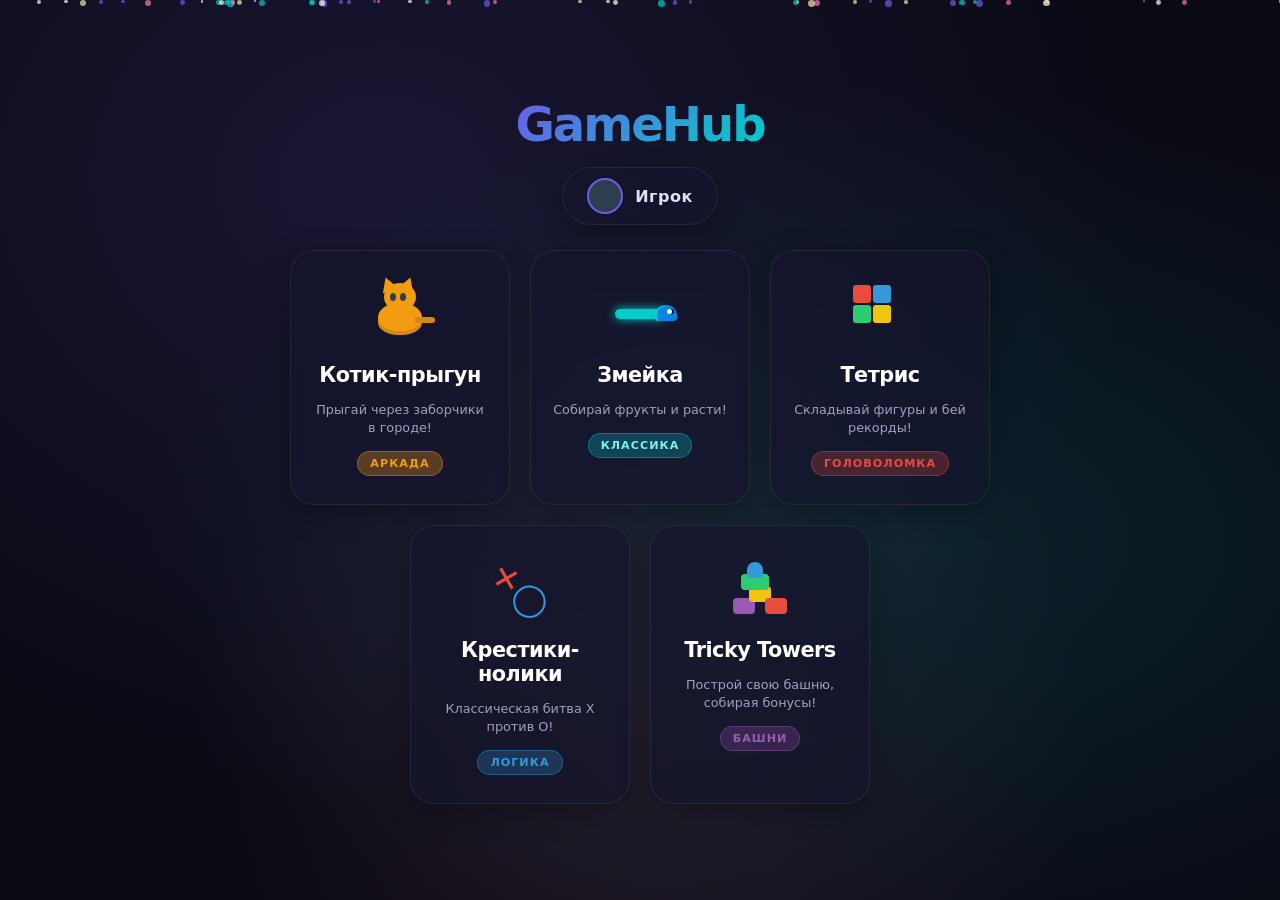
<file: PortalGames/index.html>
<!DOCTYPE html>
<html lang="ru">
<head>
    <meta charset="UTF-8">
    <meta name="viewport" content="width=device-width, initial-scale=1.0">
    <title>PortalGames</title>
    <style>
        :root {
            --bg: #0a0a14;
            --surface: #14142b;
            --accent: #6c5ce7;
            --accent2: #00cec9;
            --accent3: #fd79a8;
            --text: #e0e0f0;
            --text2: #a0a0c0;
            --glass: rgba(20, 20, 45, 0.7);
            --border: rgba(255, 255, 255, 0.08);
            --radius: 24px;
        }

        * { margin: 0; padding: 0; box-sizing: border-box; }

        body {
            font-family: 'Segoe UI', 'Inter', system-ui, sans-serif;
            background: var(--bg);
            color: var(--text);
            min-height: 100vh;
            display: flex;
            align-items: center;
            justify-content: center;
            overflow-x: hidden;
            background-image:
                radial-gradient(ellipse at 30% 20%, rgba(108, 92, 231, 0.15) 0%, transparent 60%),
                radial-gradient(ellipse at 70% 60%, rgba(0, 206, 201, 0.12) 0%, transparent 60%),
                radial-gradient(ellipse at 50% 80%, rgba(253, 121, 168, 0.1) 0%, transparent 50%);
            opacity: 0;
            transition: opacity 0.4s ease;
        }

        body.fade-in { opacity: 1; }

        .particles {
            position: fixed; top: 0; left: 0; width: 100%; height: 100%; pointer-events: none; z-index: 0;
        }
        .particle {
            position: absolute; border-radius: 50%; background: white; animation: floatUp linear infinite;
            opacity: 0.7;
        }
        @keyframes floatUp {
            0% { transform: translateY(100vh) scale(0.7); opacity: 0.5; }
            100% { transform: translateY(-10vh) scale(1.3); opacity: 0.9; }
        }

        .app-container {
            position: relative; z-index: 1; width: 100%; max-width: 800px; padding: 20px;
        }

        .header {
            text-align: center;
            margin-bottom: 15px;
        }
        .header .logo {
            font-size: 3rem; font-weight: 900; letter-spacing: -2px;
            background: linear-gradient(135deg, var(--accent), var(--accent2), var(--accent3));
            -webkit-background-clip: text; background-clip: text; -webkit-text-fill-color: transparent;
            animation: logoShimmer 4s ease-in-out infinite; background-size: 200% 200%;
            display: inline-block;
        }
        @keyframes logoShimmer {
            0%, 100% { background-position: 0% 50%; }
            50% { background-position: 100% 50%; }
        }

        .user-bar {
            display: flex;
            justify-content: center;
            margin-bottom: 25px;
        }
        .profile-btn {
            display: flex;
            align-items: center;
            gap: 12px;
            background: var(--glass);
            backdrop-filter: blur(20px);
            border: 1px solid var(--border);
            border-radius: 50px;
            padding: 10px 24px;
            cursor: pointer;
            transition: all 0.35s;
            text-decoration: none;
            color: var(--text);
            font-weight: 600;
            box-shadow: 0 8px 25px rgba(0,0,0,0.3);
        }
        .profile-btn:hover {
            background: rgba(108,92,231,0.15);
            border-color: rgba(255,255,255,0.2);
            box-shadow: 0 0 20px rgba(108,92,231,0.4);
            transform: translateY(-2px);
        }
        .profile-avatar {
            width: 36px; height: 36px;
            border-radius: 50%;
            background: #2c3e50;
            background-size: cover;
            background-position: center;
            border: 2px solid var(--accent);
            flex-shrink: 0;
        }
        .profile-nick {
            font-size: 1rem;
            letter-spacing: 0.5px;
        }

        .games-grid {
            display: flex;
            flex-wrap: wrap;
            justify-content: center;
            gap: 20px;
        }

        .game-card {
            background: var(--glass);
            backdrop-filter: blur(20px);
            border: 1px solid var(--border);
            border-radius: var(--radius);
            padding: 28px 22px;
            cursor: pointer;
            transition: transform 0.35s ease, box-shadow 0.35s ease, border-color 0.35s;
            text-align: center;
            box-shadow: 0 8px 30px rgba(0,0,0,0.3);
            display: flex;
            flex-direction: column;
            align-items: center;
            gap: 14px;
            text-decoration: none;
            color: inherit;
            flex: 0 1 220px;
        }
        .game-card:hover {
            transform: translateY(-8px) scale(1.03);
            border-color: rgba(255,255,255,0.2);
            box-shadow: 0 20px 50px rgba(108,92,231,0.3), 0 0 0 1px rgba(255,255,255,0.1) inset;
        }
        .game-card:active { transform: scale(0.96); }

        .icon-cat, .icon-snake, .icon-tetris, .icon-tic-tac-toe, .icon-tricky-towers {
            width: 70px; height: 70px; position: relative; display: inline-block;
        }
        .icon-cat .cat-body {
            position: absolute; width: 44px; height: 28px; background: #f39c12; border-radius: 50% 50% 45% 45%;
            left: 13px; top: 24px; box-shadow: 0 4px 0 #d68910;
            animation: catBounce 2s infinite ease-in-out;
        }
        .icon-cat .cat-head {
            position: absolute; width: 32px; height: 28px; background: #f39c12; border-radius: 50%;
            left: 19px; top: 4px; z-index: 1;
        }
        .icon-cat .ear-left, .icon-cat .ear-right {
            position: absolute; width: 0; height: 0;
            border-left: 8px solid transparent; border-right: 8px solid transparent; border-bottom: 14px solid #f39c12;
            z-index: 0;
        }
        .icon-cat .ear-left { left: 15px; top: -2px; transform: rotate(-20deg); }
        .icon-cat .ear-right { left: 35px; top: -2px; transform: rotate(20deg); }
        .icon-cat .eyes {
            position: absolute; width: 6px; height: 8px; background: #2c3e50; border-radius: 50%;
            left: 25px; top: 14px; box-shadow: 10px 0 0 #2c3e50; z-index: 2;
            animation: blink 3s infinite;
        }
        .icon-cat .tail {
            position: absolute; width: 20px; height: 6px; background: #d68910; border-radius: 0 10px 10px 0;
            left: 50px; top: 38px; transform-origin: left center;
            animation: tailWag 1.5s infinite ease-in-out;
        }
        @keyframes catBounce {
            0%,100% { transform: translateY(0); }
            50% { transform: translateY(-6px); }
        }
        @keyframes tailWag {
            0%,100% { transform: rotate(0deg); }
            25% { transform: rotate(20deg); }
            75% { transform: rotate(-20deg); }
        }
        @keyframes blink {
            0%,90%,100% { transform: scaleY(1); }
            95% { transform: scaleY(0.1); }
        }

        .icon-snake .snake-body {
            position: absolute; width: 50px; height: 10px; background: #00cec9; border-radius: 20px;
            left: 10px; top: 30px; animation: snakeMove 2s infinite alternate ease-in-out;
            box-shadow: 0 0 10px #00cec9;
        }
        .icon-snake .snake-head {
            position: absolute; width: 20px; height: 16px; background: #0984e3; border-radius: 10px 10px 4px 4px;
            left: 52px; top: 26px; box-shadow: -2px 0 0 #00cec9;
            animation: snakeHead 2s infinite alternate ease-in-out;
        }
        .icon-snake .snake-eye {
            position: absolute; width: 5px; height: 5px; background: #fff; border-radius: 50%;
            left: 62px; top: 30px; box-shadow: 2px 0 0 #000;
        }
        @keyframes snakeMove {
            0% { transform: translateX(0) rotate(-10deg); }
            100% { transform: translateX(6px) rotate(5deg); }
        }
        @keyframes snakeHead {
            0% { transform: translateX(0); }
            100% { transform: translateX(6px); }
        }

        .icon-tetris .block {
            position: absolute; width: 18px; height: 18px; border-radius: 3px;
            animation: tetrisFloat 2s infinite ease-in-out;
        }
        .icon-tetris .b1 { background: #e74c3c; left: 8px; top: 6px; }
        .icon-tetris .b2 { background: #3498db; left: 28px; top: 6px; }
        .icon-tetris .b3 { background: #2ecc71; left: 8px; top: 26px; }
        .icon-tetris .b4 { background: #f1c40f; left: 28px; top: 26px; }
        @keyframes tetrisFloat {
            0%,100% { transform: translateY(0); }
            50% { transform: translateY(-4px); }
        }

        .icon-tic-tac-toe {
            width: 70px; height: 70px; position: relative; display: flex; align-items: center; justify-content: center;
        }
        .icon-tic-tac-toe .x-mark, .icon-tic-tac-toe .o-mark {
            position: absolute; font-size: 32px; font-weight: bold;
        }
        .icon-tic-tac-toe .x-mark {
            color: #e74c3c; left: 8px; top: 6px; transform: rotate(15deg);
            animation: xFloat 1.5s infinite alternate;
        }
        .icon-tic-tac-toe .o-mark {
            color: #3498db; right: 8px; bottom: 6px; transform: rotate(-10deg);
            animation: oFloat 1.5s infinite alternate;
        }
        @keyframes xFloat {
            0% { transform: rotate(15deg) translateY(0); }
            100% { transform: rotate(15deg) translateY(-3px); }
        }
        @keyframes oFloat {
            0% { transform: rotate(-10deg) translateY(0); }
            100% { transform: rotate(-10deg) translateY(3px); }
        }

        .icon-tricky-towers {
            width: 70px; height: 70px; position: relative; display: flex; align-items: center; justify-content: center;
        }
        .icon-tricky-towers .block {
            position: absolute; width: 22px; height: 16px; border-radius: 4px;
            animation: towerFloat 2s infinite ease-in-out;
        }
        .icon-tricky-towers .b1 { background: #9b59b6; bottom: 10px; left: 8px; animation-delay: 0s; }
        .icon-tricky-towers .b2 { background: #f1c40f; bottom: 22px; left: 24px; animation-delay: 0.2s; }
        .icon-tricky-towers .b3 { background: #e74c3c; bottom: 10px; right: 8px; animation-delay: 0.4s; }
        .icon-tricky-towers .b4 { background: #2ecc71; bottom: 34px; left: 16px; width: 28px; animation-delay: 0.6s; }
        .icon-tricky-towers .b5 { background: #3498db; bottom: 46px; left: 22px; width: 16px; animation-delay: 0.8s; border-radius: 8px 8px 2px 2px; }
        @keyframes towerFloat {
            0%,100% { transform: translateY(0) rotate(0deg); }
            50% { transform: translateY(-3px) rotate(2deg); }
        }

        .game-title { font-size: 1.3rem; font-weight: 700; letter-spacing: -0.5px; color: #fff; }
        .game-desc { font-size: 0.8rem; color: var(--text2); line-height: 1.4; }
        .game-badge {
            display: inline-block; padding: 5px 12px; border-radius: 20px; font-size: 0.7rem;
            font-weight: 700; letter-spacing: 1px; text-transform: uppercase;
        }
        .badge-cat { background: rgba(243,156,18,0.3); color: #f39c12; border: 1px solid rgba(243,156,18,0.4); }
        .badge-snake { background: rgba(0,206,201,0.25); color: #80f0ec; border: 1px solid rgba(0,206,201,0.4); }
        .badge-tetris { background: rgba(231,76,60,0.25); color: #e74c3c; border: 1px solid rgba(231,76,60,0.4); }
        .badge-tic-tac-toe { background: rgba(52,152,219,0.25); color: #3498db; border: 1px solid rgba(52,152,219,0.4); }
        .badge-tricky-towers { background: rgba(155,89,182,0.25); color: #9b59b6; border: 1px solid rgba(155,89,182,0.4); }
    </style>
</head>
<body>
<div class="particles" id="particles"></div>

<div class="app-container">
    <div class="header">
        <div class="logo">GameHub</div>
    </div>

    <div class="user-bar">
        <a class="profile-btn" href="profile.html" id="profileLink">
            <div class="profile-avatar" id="menuAvatar"></div>
            <span class="profile-nick" id="menuNick">Игрок</span>
        </a>
    </div>

    <div class="games-grid" id="gamesGrid"></div>
</div>

<script>
    (function() {
        window.addEventListener('DOMContentLoaded', () => {
            document.body.classList.add('fade-in');
            loadProfileData();
            renderAllCards();
        });

        const pc = document.getElementById('particles');
        for (let i=0; i<55; i++) {
            const p = document.createElement('div'); p.className='particle';
            p.style.left=Math.random()*100+'%'; p.style.width=p.style.height=Math.random()*5+2+'px';
            p.style.background=['#6c5ce7','#00cec9','#fd79a8','#ffeaa7','#fff'][Math.floor(Math.random()*5)];
            p.style.animationDuration=Math.random()*15+10+'s'; p.style.animationDelay=Math.random()*12+'s';
            pc.appendChild(p);
        }

        function loadProfileData() {
            const profile = JSON.parse(localStorage.getItem('gamehub_profile')) || {
                nickname: 'Игрок',
                avatar: 'data:image/svg+xml,%3Csvg xmlns=%22http://www.w3.org/2000/svg%22 viewBox=%220 0 100 100%22%3E%3Ccircle cx=%2250%22 cy=%2240%22 r=%2230%22 fill=%22%23f39c12%22/%3E%3Ccircle cx=%2235%22 cy=%2235%22 r=%224%22 fill=%22%232c3e50%22/%3E%3Ccircle cx=%2265%22 cy=%2235%22 r=%224%22 fill=%22%232c3e50%22/%3E%3Cpath d=%22M40 50 Q50 60 60 50%22 stroke=%22%232c3e50%22 stroke-width=%223%22 fill=%22none%22/%3E%3C/svg%3E'
            };
            document.getElementById('menuAvatar').style.backgroundImage = `url(${profile.avatar})`;
            document.getElementById('menuNick').textContent = profile.nickname;
        }

        const customGames = [];

        window.addCustomGameCard = function({ title, url, description, iconHTML, badgeText, badgeClass } = {}) {
            if (!title || !url) {
                console.error('Ошибка: обязательно укажите title и url');
                return;
            }
            customGames.push({
                title,
                url,
                description: description || 'Новая игра',
                iconHTML: iconHTML || '<div class="icon-default">🎲</div>',
                badgeText: badgeText || null,
                badgeClass: badgeClass || ''
            });
            renderAllCards();
        };

        function renderAllCards() {
            const grid = document.getElementById('gamesGrid');
            grid.innerHTML = '';

            const builtin = [
                {
                    title: 'Котик-прыгун',
                    desc: 'Прыгай через заборчики в городе!',
                    url: 'cat-game.html',
                    icon: `<div class="icon-cat"><div class="ear-left"></div><div class="ear-right"></div><div class="cat-head"></div><div class="cat-body"></div><div class="eyes"></div><div class="tail"></div></div>`,
                    badge: 'Аркада',
                    badgeClass: 'badge-cat'
                },
                {
                    title: 'Змейка',
                    desc: 'Собирай фрукты и расти!',
                    url: 'snake-game.html',
                    icon: `<div class="icon-snake"><div class="snake-body"></div><div class="snake-head"></div><div class="snake-eye"></div></div>`,
                    badge: 'Классика',
                    badgeClass: 'badge-snake'
                },
                {
                    title: 'Тетрис',
                    desc: 'Складывай фигуры и бей рекорды!',
                    url: 'tetris-game.html',
                    icon: `<div class="icon-tetris"><div class="block b1"></div><div class="block b2"></div><div class="block b3"></div><div class="block b4"></div></div>`,
                    badge: 'Головоломка',
                    badgeClass: 'badge-tetris'
                },
                {
                    title: 'Крестики-нолики',
                    desc: 'Классическая битва X против O!',
                    url: 'tictactoe-game.html',
                    icon: `<div class="icon-tic-tac-toe"><span class="x-mark">✕</span><span class="o-mark">◯</span></div>`,
                    badge: 'Логика',
                    badgeClass: 'badge-tic-tac-toe'
                },
                {
                    title: 'Tricky Towers',
                    desc: 'Построй свою башню, собирая бонусы!',
                    url: 'tricky-towers.html',
                    icon: `<div class="icon-tricky-towers">
                        <div class="block b1"></div>
                        <div class="block b2"></div>
                        <div class="block b3"></div>
                        <div class="block b4"></div>
                        <div class="block b5"></div>
                    </div>`,
                    badge: 'Башни',
                    badgeClass: 'badge-tricky-towers'
                }
            ];

            const allGames = [...builtin, ...customGames];

            allGames.forEach(game => {
                const card = document.createElement('a');
                card.className = 'game-card';
                card.href = game.url;
                card.innerHTML = `
                    ${game.icon || game.iconHTML}
                    <div class="game-title">${game.title}</div>
                    <div class="game-desc">${game.description || game.desc}</div>
                    ${game.badge ? `<span class="game-badge ${game.badgeClass || ''}">${game.badge}</span>` : (game.badgeText ? `<span class="game-badge ${game.badgeClass || ''}">${game.badgeText}</span>` : '')}
                `;
                card.addEventListener('click', function(e) {
                    e.preventDefault();
                    document.body.classList.add('fade-out');
                    setTimeout(() => { window.location.href = this.href; }, 400);
                });
                grid.appendChild(card);
            });
        }

        const style = document.createElement('style');
        style.textContent = `body.fade-out { opacity: 0; transition: opacity 0.4s ease; }`;
        document.head.appendChild(style);

        document.getElementById('profileLink').addEventListener('click', function(e) {
            e.preventDefault();
            document.body.classList.add('fade-out');
            setTimeout(() => { window.location.href = this.href; }, 400);
        });
    })();
</script>
</body>
</html>
</file>
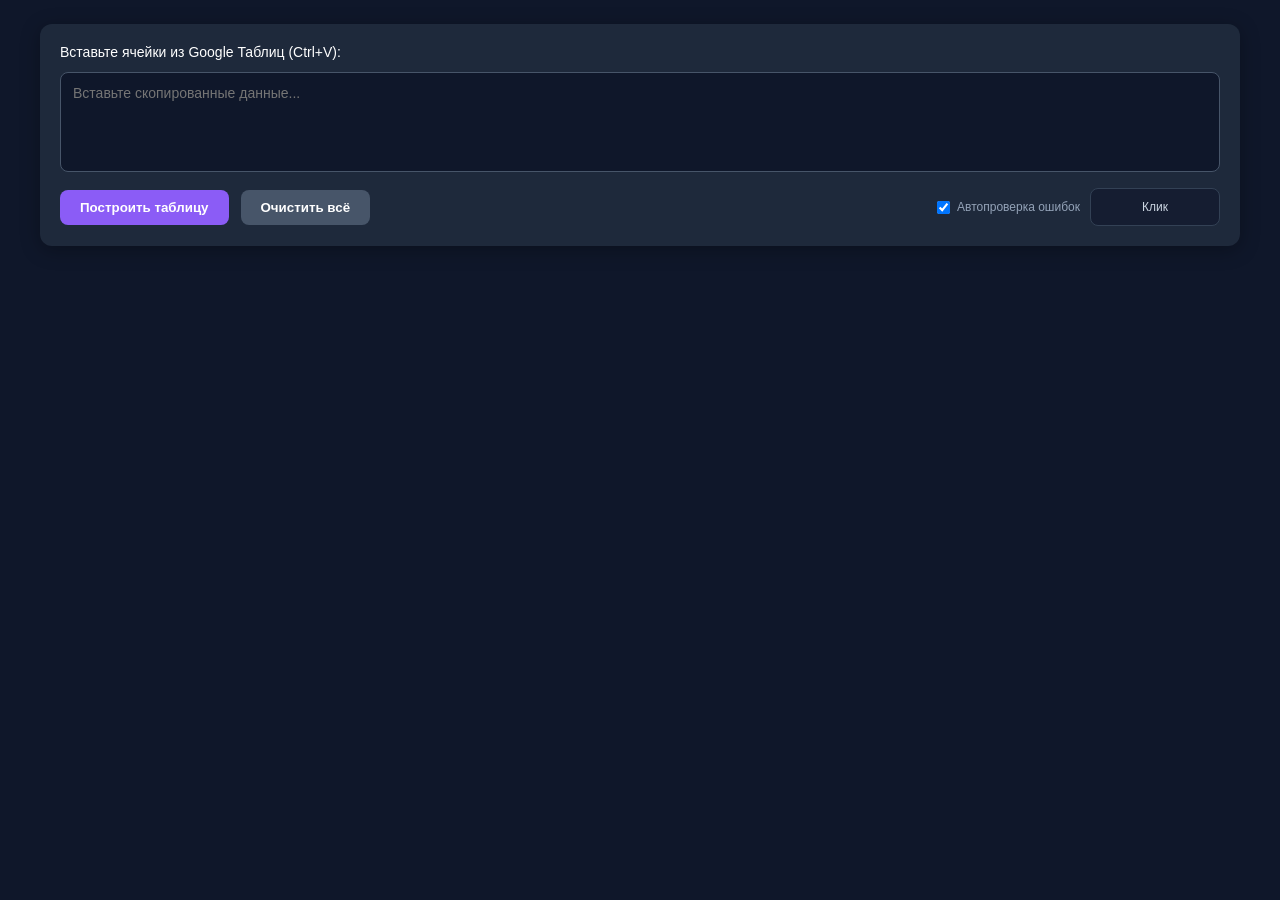
<file: TDLGV.html>
<!DOCTYPE html>
<html lang="ru">
<head>
  <meta charset="UTF-8">
  <title>Только для лучшей ГВ ❤</title>
  
  <link rel="icon" type="image/svg+xml" href="data:image/svg+xml,<svg xmlns='http://www.w3.org/2000/svg' viewBox='0 0 24 24' fill='white'><path d='M12 21.35l-1.45-1.32C5.4 15.36 2 12.28 2 8.5 2 5.42 4.42 3 7.5 3c1.74 0 3.41.81 4.5 2.09C13.09 3.81 14.76 3 16.5 3 19.58 3 22 5.42 22 8.5c0 3.78-3.4 6.86-8.55 11.54L12 21.35z'/></svg>">

  <style>
    :root {
      --bg-color: #0f172a;
      --card-bg: #1e293b;
      --text-color: #ffffff;
      --accent-color: #8b5cf6;
      --accent-hover: #7c3aed;
      --cell-bg: #334155;
      --cell-hover: #475569;
      --cell-copied: #1e293b;
      --text-copied: #64748b;
      --border-copied: #334155;
    }

    ::-webkit-scrollbar {
      -webkit-appearance: none;
      width: 6px;
      height: 6px;
    }
    
    ::-webkit-scrollbar-track {
      background: transparent;
      margin: 8px 0;
    }
    
    ::-webkit-scrollbar-thumb {
      background-color: #475569;
      border-radius: 20px;
      min-height: 40px;
      transition: background-color 0.3s ease;
    }
    
    ::-webkit-scrollbar-thumb:hover {
      background-color: var(--accent-color);
      border-radius: 20px;
    }
    
    ::-webkit-scrollbar-button {
      display: none !important;
      width: 0;
      height: 0;
    }

    * {
      scrollbar-width: thin;
      scrollbar-color: #475569 transparent;
    }

    @keyframes fadeInUp {
      from {
        opacity: 0;
        transform: translateY(16px);
      }
      to {
        opacity: 1;
        transform: translateY(0);
      }
    }

    @keyframes fadeInScale {
      from {
        opacity: 0;
        transform: scale(0.95);
      }
      to {
        opacity: 1;
        transform: scale(1);
      }
    }

    @keyframes gentlePulse {
      0%, 100% {
        box-shadow: 0 0 0 0 rgba(139, 92, 246, 0.5);
      }
      50% {
        box-shadow: 0 0 0 8px rgba(139, 92, 246, 0);
      }
    }

    @keyframes cellPopIn {
      0% {
        opacity: 0;
        transform: scale(0.8);
      }
      60% {
        opacity: 1;
        transform: scale(1.05);
      }
      100% {
        opacity: 1;
        transform: scale(1);
      }
    }

    @keyframes toastSlideIn {
      from {
        opacity: 0;
        transform: translateY(16px) scale(0.92);
      }
      to {
        opacity: 1;
        transform: translateY(0) scale(1);
      }
    }

    @keyframes modalOverlayIn {
      from { opacity: 0; backdrop-filter: blur(0px); }
      to { opacity: 1; backdrop-filter: blur(4px); }
    }

    @keyframes modalCardIn {
      from {
        opacity: 0;
        transform: translateY(30px) scale(0.93);
      }
      to {
        opacity: 1;
        transform: translateY(0) scale(1);
      }
    }

    @keyframes modalOverlayOut {
      from { opacity: 1; backdrop-filter: blur(4px); }
      to { opacity: 0; backdrop-filter: blur(0px); }
    }

    @keyframes modalCardOut {
      from {
        opacity: 1;
        transform: translateY(0) scale(1);
      }
      to {
        opacity: 0;
        transform: translateY(30px) scale(0.93);
      }
    }

    body {
      font-family: -apple-system, BlinkMacSystemFont, "Segoe UI", Roboto, sans-serif;
      background-color: var(--bg-color);
      color: var(--text-color);
      margin: 0;
      padding: 24px;
      display: flex;
      flex-direction: column;
      align-items: center;
      min-height: 100vh;
      box-sizing: border-box;
    }

    .container {
      width: 100%;
      max-width: 1200px;
      display: flex;
      flex-direction: column;
      gap: 20px;
    }

    .input-section {
      background-color: var(--card-bg);
      padding: 20px;
      border-radius: 12px;
      box-shadow: 0 4px 20px rgba(0, 0, 0, 0.3);
      display: flex;
      flex-direction: column;
      gap: 12px;
      animation: fadeInUp 0.5s ease forwards;
      transition: box-shadow 0.3s ease, transform 0.2s ease;
    }

    .input-section:hover {
      box-shadow: 0 6px 28px rgba(0, 0, 0, 0.4);
    }

    label {
      font-size: 14px;
      font-weight: 500;
      transition: color 0.2s ease;
    }

    .textarea-wrapper {
      width: 100%;
      height: 100px;
      background-color: var(--bg-color);
      border: 1px solid #475569;
      border-radius: 8px;
      box-sizing: border-box;
      overflow: hidden;
      display: flex;
      transition: border-color 0.3s ease, box-shadow 0.3s ease, transform 0.2s ease;
    }

    .textarea-wrapper:focus-within {
      border-color: #64748b;
      box-shadow: none;
      transform: translateY(-1px);
    }

    textarea {
      flex: 1;
      width: 100%;
      height: 100%;
      background-color: transparent;
      color: var(--text-color);
      border: none;
      padding: 12px;
      font-family: inherit;
      font-size: 14px;
      box-sizing: border-box;
      resize: none;
      outline: none;
      transition: color 0.2s ease;
      scrollbar-width: thin;
      scrollbar-color: #475569 transparent;
    }

    textarea::-webkit-scrollbar {
      width: 6px;
    }
    
    textarea::-webkit-scrollbar-track {
      background: transparent;
      margin: 8px 0;
    }

    textarea::-webkit-scrollbar-thumb {
      background-color: #475569;
      border-radius: 20px;
      min-height: 30px;
      transition: background-color 0.3s ease;
    }

    textarea::-webkit-scrollbar-thumb:hover {
      background-color: var(--accent-color);
      border-radius: 20px;
    }

    textarea::-webkit-scrollbar-button {
      display: none !important;
    }

    .bottom-bar {
      display: flex;
      justify-content: space-between;
      align-items: center;
      gap: 12px;
      margin-top: 4px;
    }

    .btn-container {
      display: flex;
      gap: 12px;
    }

    button {
      background-color: var(--accent-color);
      color: #fff;
      border: none;
      padding: 10px 20px;
      border-radius: 8px;
      font-weight: 600;
      cursor: pointer;
      transition: background-color 0.25s ease, opacity 0.25s ease, transform 0.2s ease, box-shadow 0.25s ease;
      position: relative;
      overflow: hidden;
    }

    button:hover {
      background-color: var(--accent-hover);
      transform: translateY(-2px);
      box-shadow: 0 6px 20px rgba(139, 92, 246, 0.35);
    }

    button:active {
      transform: translateY(0) scale(0.96);
      transition: transform 0.1s ease;
    }

    button:disabled {
      opacity: 0.6;
      cursor: not-allowed;
      transform: none;
      box-shadow: none;
    }

    button.clear-btn {
      background-color: #475569;
    }

    button.clear-btn:hover {
      background-color: #64748b;
      transform: translateY(-2px);
      box-shadow: 0 6px 20px rgba(71, 85, 105, 0.35);
    }

    button.clear-btn:active {
      transform: translateY(0) scale(0.96);
    }

    button.fixes-btn {
      background-color: #0284c7;
    }

    button.fixes-btn:hover {
      background-color: #0369a1;
      transform: translateY(-2px);
      box-shadow: 0 6px 20px rgba(2, 132, 199, 0.45);
    }

    button.fixes-btn:active {
      transform: translateY(0) scale(0.96);
    }

    button::after {
      content: '';
      position: absolute;
      top: 50%;
      left: 50%;
      width: 0;
      height: 0;
      border-radius: 50%;
      background: rgba(255, 255, 255, 0.25);
      transform: translate(-50%, -50%);
      transition: width 0.6s ease, height 0.6s ease;
    }

    button:active::after {
      width: 300px;
      height: 300px;
    }

    .right-controls {
      display: flex;
      align-items: center;
      gap: 10px;
    }

    .spellcheck-option {
      font-size: 12px;
      color: #94a3b8;
      display: flex;
      align-items: center;
      gap: 4px;
      cursor: pointer;
      transition: color 0.2s ease;
    }

    .spellcheck-option:hover {
      color: #cbd5e1;
    }

    .spellcheck-option input {
      cursor: pointer;
    }

    .link-word-input {
      width: 130px;
      height: 38px;
      background-color: rgba(15, 23, 42, 0.6);
      color: #cbd5e1;
      border: 1px solid #334155;
      border-radius: 8px;
      padding: 0 10px;
      font-family: inherit;
      font-size: 12px;
      text-align: center;
      box-sizing: border-box;
      transition: all 0.3s ease;
    }

    .link-word-input:focus {
      outline: none;
      border-color: var(--accent-color);
      color: #ffffff;
      background-color: var(--bg-color);
      transform: translateY(-1px);
    }

    .table-wrapper {
      background-color: var(--card-bg);
      padding: 20px;
      border-radius: 12px;
      box-shadow: 0 4px 20px rgba(0, 0, 0, 0.3);
      overflow-x: auto;
      animation: fadeInScale 0.45s ease forwards;
      transition: box-shadow 0.3s ease;
    }

    .table-wrapper:hover {
      box-shadow: 0 6px 28px rgba(0, 0, 0, 0.4);
    }

    table {
      width: max-content;
      min-width: 100%;
      border-collapse: separate;
      border-spacing: 6px;
    }

    tr {
      height: 23px;
    }

    td {
      height: 23px;
      line-height: 23px;
      padding: 0 12px;
      background-color: var(--cell-bg);
      color: #ffffff;
      text-align: center;
      border-radius: 6px;
      cursor: pointer;
      user-select: none;
      transition: all 0.22s cubic-bezier(0.4, 0, 0.2, 1);
      white-space: nowrap;
      font-size: 13px;
      box-sizing: border-box;
      border: 1px solid transparent;
      overflow: hidden;
      text-overflow: ellipsis;
    }

    td:hover {
      background-color: var(--cell-hover);
      transform: scale(1.04);
      box-shadow: 0 4px 12px rgba(0, 0, 0, 0.25);
      z-index: 1;
      position: relative;
    }

    td:active {
      transform: scale(0.93);
      transition: transform 0.08s ease;
    }

    td a.table-link {
      color: #ffffff;
      text-decoration: underline;
      pointer-events: none;
    }

    td.copied {
      background-color: var(--cell-copied);
      color: var(--text-copied);
      border-color: var(--border-copied);
      opacity: 0.5;
      transform: scale(0.95);
      transition: all 0.35s cubic-bezier(0.4, 0, 0.2, 1);
    }

    td.copied a.table-link {
      color: var(--text-copied);
    }

    td.copied:hover {
      opacity: 0.7;
      transform: scale(0.95);
    }

    .cell-btn-highlight {
      background-color: var(--accent-color) !important;
      color: #ffffff !important;
      box-shadow: 0 6px 20px rgba(139, 92, 246, 0.6) !important;
      z-index: 10;
      position: relative;
      border-radius: 8px !important;
      transition: all 0.4s cubic-bezier(0.4, 0, 0.2, 1) !important;
    }

    .modal-overlay {
      position: fixed;
      top: 0;
      left: 0;
      width: 100%;
      height: 100%;
      background-color: rgba(15, 23, 42, 0.8);
      backdrop-filter: blur(0px);
      display: flex;
      justify-content: center;
      align-items: center;
      z-index: 1000;
      opacity: 0;
      pointer-events: none;
    }

    .modal-overlay.active {
      opacity: 1;
      pointer-events: auto;
      backdrop-filter: blur(4px);
      animation: modalOverlayIn 0.4s ease forwards;
    }

    .modal-overlay.closing {
      opacity: 0;
      pointer-events: none;
      backdrop-filter: blur(0px);
      animation: modalOverlayOut 0.35s ease forwards;
    }

    .modal-card {
      background-color: var(--card-bg);
      width: 90%;
      max-width: 500px;
      border-radius: 12px;
      padding: 20px;
      box-shadow: 0 10px 25px -5px rgba(0, 0, 0, 0.5);
      border: 1px solid #334155;
      display: flex;
      flex-direction: column;
      gap: 16px;
      max-height: 80vh;
      opacity: 0;
      transform: translateY(30px) scale(0.93);
    }

    .modal-overlay.active .modal-card {
      opacity: 1;
      transform: translateY(0) scale(1);
      animation: modalCardIn 0.4s cubic-bezier(0.4, 0, 0.2, 1) forwards;
    }

    .modal-overlay.closing .modal-card {
      opacity: 0;
      transform: translateY(30px) scale(0.93);
      animation: modalCardOut 0.35s cubic-bezier(0.4, 0, 0.2, 1) forwards;
    }

    .modal-header {
      display: flex;
      justify-content: space-between;
      align-items: center;
      font-size: 16px;
      font-weight: 600;
    }

    .modal-body {
      overflow-y: auto;
      display: flex;
      flex-direction: column;
      gap: 8px;
      padding-right: 4px;
      scrollbar-width: thin;
      scrollbar-color: #475569 transparent;
    }

    .modal-body::-webkit-scrollbar {
      width: 6px;
    }

    .modal-body::-webkit-scrollbar-track {
      background: transparent;
      margin: 8px 0;
    }

    .modal-body::-webkit-scrollbar-thumb {
      background-color: #475569;
      border-radius: 20px;
      min-height: 30px;
      transition: background-color 0.3s ease;
    }

    .modal-body::-webkit-scrollbar-thumb:hover {
      background-color: var(--accent-color);
      border-radius: 20px;
    }

    .fix-item {
      background-color: var(--bg-color);
      padding: 10px 14px;
      border-radius: 8px;
      display: flex;
      align-items: center;
      justify-content: space-between;
      font-size: 14px;
      cursor: pointer;
      transition: background-color 0.25s ease, box-shadow 0.2s ease;
      opacity: 1;
    }

    .fix-item:hover {
      background-color: var(--cell-hover);
      box-shadow: 0 2px 10px rgba(0, 0, 0, 0.2);
    }

    .fix-item:active {
      transform: scale(0.97);
      transition: transform 0.1s ease;
    }

    .fix-from {
      color: #f87171;
      text-decoration: line-through;
    }

    .fix-arrow {
      color: #64748b;
      margin: 0 10px;
    }

    .fix-to {
      color: #4ade80;
      font-weight: 600;
    }

    .toast {
      position: fixed;
      bottom: 24px;
      right: 24px;
      background: linear-gradient(135deg, var(--accent-color), #a78bfa);
      color: #fff;
      padding: 10px 20px;
      border-radius: 20px;
      font-size: 14px;
      font-weight: 500;
      box-shadow: 0 10px 25px -3px rgba(139, 92, 246, 0.4);
      opacity: 0;
      transform: translateY(16px) scale(0.92);
      pointer-events: none;
      transition: all 0.3s cubic-bezier(0.4, 0, 0.2, 1);
      z-index: 2000;
    }

    .toast.show {
      opacity: 1;
      transform: translateY(0) scale(1);
      animation: toastSlideIn 0.35s cubic-bezier(0.4, 0, 0.2, 1) forwards, gentlePulse 2s ease-in-out 0.35s;
    }
  </style>
</head>
<body>

<div class="container">
  <div class="input-section">
    <label for="pasteArea">Вставьте ячейки из Google Таблиц (Ctrl+V):</label>
    <div class="textarea-wrapper">
      <textarea id="pasteArea" placeholder="Вставьте скопированные данные..."></textarea>
    </div>
    
    <div class="bottom-bar">
      <div class="btn-container">
        <button id="parseBtn" onclick="parseTable()">Построить таблицу</button>
        <button class="clear-btn" onclick="clearAll()">Очистить всё</button>
        <button id="fixesBtn" class="fixes-btn" onclick="openModal()" style="display: none;">Исправлений: 0</button>
      </div>

      <div class="right-controls">
        <label class="spellcheck-option">
          <input type="checkbox" id="spellcheckToggle" checked> Автопроверка ошибок
        </label>
        <input type="text" id="linkWord" class="link-word-input" value="Клик" placeholder="Текст ссылки">
      </div>
    </div>
  </div>

  <div class="table-wrapper" id="tableWrapper" style="display: none;">
    <table id="outputTable"></table>
  </div>
</div>

<div class="modal-overlay" id="fixesModal">
  <div class="modal-card">
    <div class="modal-header">
      <span>Исправленные ошибки</span>
      <button class="clear-btn" style="padding: 4px 12px; font-size: 12px;" onclick="closeModal()">Закрыть</button>
    </div>
    <div class="modal-body" id="modalList"></div>
  </div>
</div>

<div class="toast" id="toast">Скопировано!</div>

<script>
  let lastFixes = [];

  async function checkOrtho(text) {
    try {
      const preserved = [];
      let maskedText = text;

      function maskMatch(match) {
        preserved.push(match);
        return `XPMASK${preserved.length - 1}XP`;
      }

      function maskIfBoundary(match, offset, string) {
        const prevChar = string[offset - 1];
        const nextChar = string[offset + match.length];
        const isWordChar = /[а-яА-ЯёЁa-zA-Z0-9_]/;
        
        if ((!prevChar || !isWordChar.test(prevChar)) && (!nextChar || !isWordChar.test(nextChar))) {
          return maskMatch(match);
        }
        return match;
      }

      maskedText = maskedText.replace(/https?:\/\/[^\s]+/gi, maskMatch);
      maskedText = maskedText.replace(/\b\d{1,4}[./-]\d{1,2}[./-]\d{1,4}\b/g, maskMatch);
      maskedText = maskedText.replace(/\b[A-Za-z0-9]+(?:_[A-Za-z0-9]+)+\b/g, maskMatch);
      
      maskedText = maskedText.replace(/МП\s*\(\s*Ф\s*\)/gi, maskIfBoundary);
      maskedText = maskedText.replace(/ЛЦТР|МПдГ|Собесы|Собес|СоМП|ФГМП|ГМП|МП/gi, maskIfBoundary);
      maskedText = maskedText.replace(/[ЛТ]/gi, maskIfBoundary);

      const response = await fetch('https://speller.yandex.net/services/spellservice.json/checkText', {
        method: 'POST',
        headers: {
          'Content-Type': 'application/x-www-form-urlencoded'
        },
        body: 'options=6&text=' + encodeURIComponent(maskedText)
      });
      
      const errors = await response.json();
      
      let correctedText = maskedText;
      const fixes = [];

      for (let i = errors.length - 1; i >= 0; i--) {
        const err = errors[i];
        
        if (err.word && err.word.includes('XPMASK')) continue;

        if (err.s && err.s.length > 0) {
          const originalWord = err.word;
          const replacement = err.s[0];

          // Вычисляем точные координаты ячейки до замены текста
          const textBefore = correctedText.slice(0, err.pos);
          const rowIndex = textBefore.split(/\r?\n/).length - 1;
          const rowTextBefore = textBefore.split(/\r?\n/).pop();
          const colIndex = rowTextBefore.split('\t').length - 1;

          const before = correctedText.slice(0, err.pos);
          const after = correctedText.slice(err.pos + err.len);
          correctedText = before + replacement + after;

          fixes.unshift({ 
            from: originalWord, 
            to: replacement,
            row: rowIndex, // Сохраняем строку ячейки
            col: colIndex  // Сохраняем столбец ячейки
          });
        }
      }

      for (let i = 0; i < preserved.length; i++) {
        correctedText = correctedText.replace(`XPMASK${i}XP`, preserved[i]);
      }

      return { text: correctedText, fixes: fixes };
    } catch (e) {
      console.error("Speller error:", e);
      return { text: text, fixes: [] };
    }
  }

  async function copyLinkToClipboard(url, linkText) {
    const htmlSnippet = `<a href="${url}">${linkText}</a>`;

    if (navigator.clipboard && window.ClipboardItem) {
      try {
        const htmlBlob = new Blob([htmlSnippet], { type: 'text/html' });
        const textBlob = new Blob([linkText], { type: 'text/plain' });
        await navigator.clipboard.write([
          new ClipboardItem({
            'text/html': htmlBlob,
            'text/plain': textBlob
          })
        ]);
        return true;
      } catch (err) {
        console.warn('ClipboardItem failed, fallback to execCommand...', err);
      }
    }

    try {
      const tempDiv = document.createElement('div');
      tempDiv.contentEditable = 'true';
      tempDiv.style.position = 'fixed';
      tempDiv.style.left = '-9999px';
      tempDiv.style.top = '0';
      tempDiv.style.opacity = '0';
      tempDiv.innerHTML = htmlSnippet;
      document.body.appendChild(tempDiv);

      tempDiv.focus();
      const range = document.createRange();
      range.selectNodeContents(tempDiv);
      const sel = window.getSelection();
      sel.removeAllRanges();
      sel.addRange(range);

      const success = document.execCommand('copy');
      sel.removeAllRanges();
      document.body.removeChild(tempDiv);

      if (success) return true;
    } catch (err) {
      console.error('execCommand failed:', err);
    }

    try {
      await navigator.clipboard.writeText(url);
      return true;
    } catch (e) {
      return false;
    }
  }

  async function parseTable() {
    const rawData = document.getElementById('pasteArea').value;
    const linkWordInput = document.getElementById('linkWord').value.trim() || 'Клик';
    const enableSpellcheck = document.getElementById('spellcheckToggle').checked;
    const tableContainer = document.getElementById('tableWrapper');
    const table = document.getElementById('outputTable');
    const parseBtn = document.getElementById('parseBtn');
    const fixesBtn = document.getElementById('fixesBtn');

    if (!rawData.trim()) {
      tableContainer.style.display = 'none';
      fixesBtn.style.display = 'none';
      return;
    }

    parseBtn.disabled = true;
    parseBtn.textContent = 'Обработка...';

    table.innerHTML = '';
    lastFixes = [];
    fixesBtn.style.display = 'none';

    let textToProcess = rawData.trim();

    if (enableSpellcheck) {
      const orthoResult = await checkOrtho(textToProcess);
      textToProcess = orthoResult.text;
      lastFixes = orthoResult.fixes;
    }

    const rows = textToProcess.split(/\r?\n/);

    rows.forEach((rowText, rowIndex) => {
      const tr = document.createElement('tr');
      const cells = rowText.split('\t');

      cells.forEach((cellText, colIndex) => {
        const td = document.createElement('td');
        // Присваиваем ячейке уникальный идентификатор по её координатам
        td.id = `cell-${rowIndex}-${colIndex}`; 
        
        let cleanText = cellText.trim();

        const isUrl = /^https?:\/\/[^\s]+$/i.test(cleanText);

        if (!isUrl && cleanText.length > 0) {
          const lowerCase = cleanText.toLowerCase();
          if (lowerCase !== 'say' && !lowerCase.startsWith('say ')) {
            cleanText = cleanText.charAt(0).toUpperCase() + cleanText.slice(1);
          }
        }

        if (isUrl) {
          td.innerHTML = `<a class="table-link" href="${cleanText}">${linkWordInput}</a>`;
        } else {
          td.textContent = cleanText;
        }

        td.style.animation = `cellPopIn 0.35s cubic-bezier(0.4, 0, 0.2, 1) ${rowIndex * 0.06}s both`;

        td.addEventListener('click', async () => {
          if (!cleanText) return;

          if (isUrl) {
            const copied = await copyLinkToClipboard(cleanText, linkWordInput);
            if (copied) {
              td.classList.add('copied');
              showToast('Скопировано!');
            }
          } else {
            navigator.clipboard.writeText(cleanText).then(() => {
              td.classList.add('copied');
              showToast('Скопировано!');
            }).catch(err => console.error(err));
          }
        });

        tr.appendChild(td);
      });

      table.appendChild(tr);
    });

    tableContainer.style.display = 'block';
    tableContainer.style.animation = 'none';
    tableContainer.offsetHeight;
    tableContainer.style.animation = 'fadeInScale 0.45s ease forwards';
    
    parseBtn.disabled = false;
    parseBtn.textContent = 'Построить таблицу';

    if (enableSpellcheck && lastFixes.length > 0) {
      fixesBtn.textContent = `Исправлений: ${lastFixes.length}`;
      fixesBtn.style.display = 'inline-block';
      fixesBtn.style.animation = 'fadeInScale 0.3s ease forwards';
      showToast(`Исправлено ошибок: ${lastFixes.length}`);
    }
  }

  function openModal() {
    const modalList = document.getElementById('modalList');
    modalList.innerHTML = '';

    lastFixes.forEach(item => {
      const row = document.createElement('div');
      row.className = 'fix-item';
      row.title = 'Нажмите, чтобы показать исправленную ячейку';
      row.innerHTML = `
        <span class="fix-from">${item.from}</span>
        <span class="fix-arrow">➔</span>
        <span class="fix-to">${item.to}</span>
      `;
      
      row.addEventListener('click', () => {
        closeModal();
        
        // Находим ровно ту ячейку, в которой была ошибка по её координатам
        const targetTd = document.getElementById(`cell-${item.row}-${item.col}`);

        if (targetTd) {
          setTimeout(() => {
            targetTd.scrollIntoView({ behavior: 'smooth', block: 'center' });
            
            document.querySelectorAll('.cell-btn-highlight').forEach(el => el.classList.remove('cell-btn-highlight'));
            
            targetTd.classList.add('cell-btn-highlight');
            setTimeout(() => {
              targetTd.classList.remove('cell-btn-highlight');
            }, 2500);
          }, 250); 
        }
      });

      modalList.appendChild(row);
    });

    const overlay = document.getElementById('fixesModal');
    overlay.classList.remove('closing');
    overlay.classList.add('active');
  }

  function closeModal() {
    const overlay = document.getElementById('fixesModal');
    if (overlay.classList.contains('active') && !overlay.classList.contains('closing')) {
      overlay.classList.add('closing');
      const onAnimationEnd = () => {
        overlay.classList.remove('active', 'closing');
        overlay.removeEventListener('animationend', onAnimationEnd);
      };
      overlay.addEventListener('animationend', onAnimationEnd);
    }
  }

  function clearAll() {
    const tableWrapper = document.getElementById('tableWrapper');
    tableWrapper.style.animation = 'none';
    tableWrapper.offsetHeight;
    tableWrapper.style.opacity = '0';
    tableWrapper.style.transform = 'scale(0.95)';
    tableWrapper.style.transition = 'opacity 0.2s ease, transform 0.2s ease';
    
    setTimeout(() => {
      document.getElementById('pasteArea').value = '';
      document.getElementById('outputTable').innerHTML = '';
      document.getElementById('tableWrapper').style.display = 'none';
      document.getElementById('fixesBtn').style.display = 'none';
      tableWrapper.style.opacity = '';
      tableWrapper.style.transform = '';
      tableWrapper.style.transition = '';
      tableWrapper.style.animation = '';
      lastFixes = [];
    }, 200);
  }

  function showToast(msg) {
    const toast = document.getElementById('toast');
    toast.textContent = msg;
    toast.classList.add('show');
    clearTimeout(window.toastTimer);
    window.toastTimer = setTimeout(() => {
      toast.classList.remove('show');
    }, 2000);
  }

  document.getElementById('fixesModal').addEventListener('click', (e) => {
    if (e.target.id === 'fixesModal') closeModal();
  });
</script>

</body>
</html>
</file>
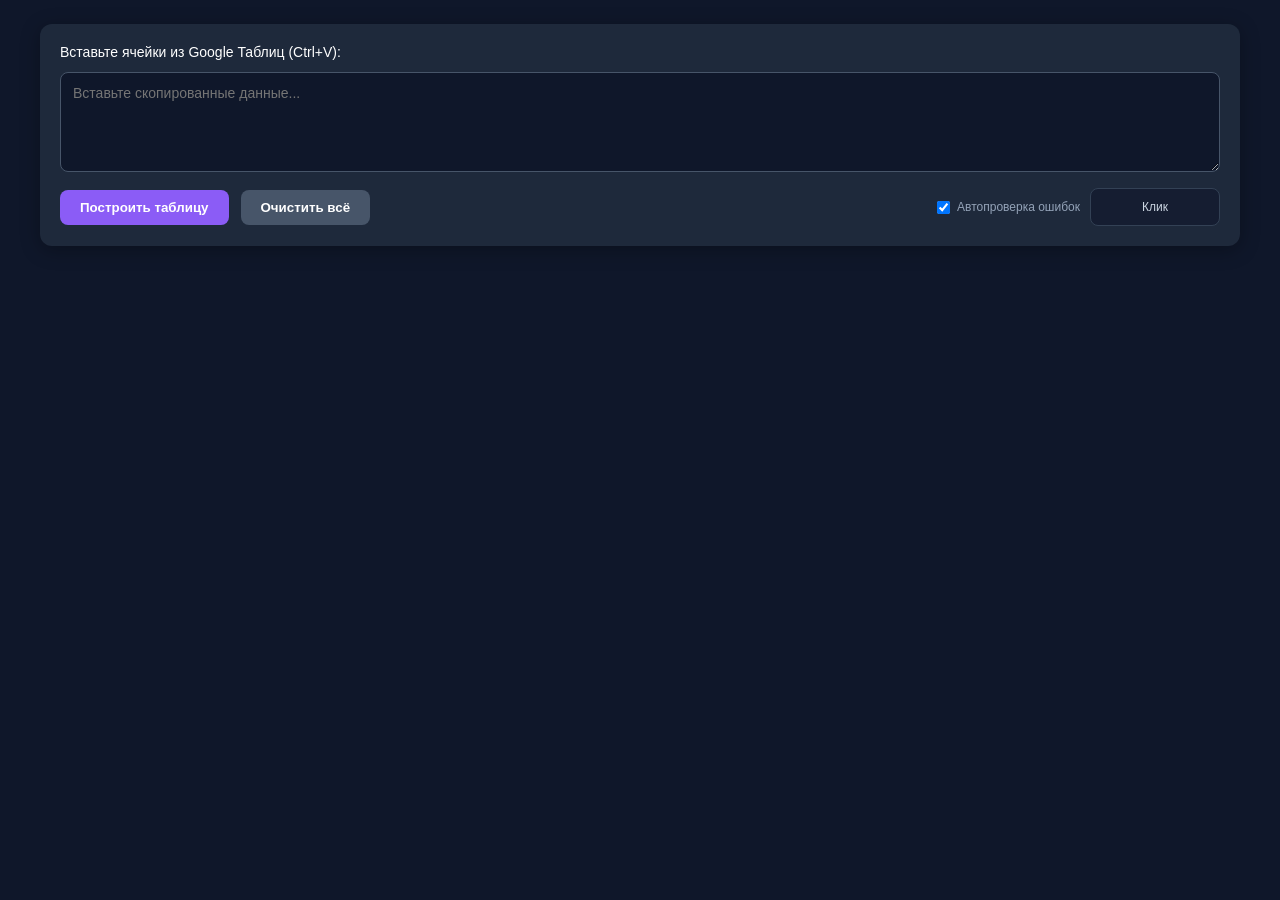
<file: Только для лучшей ГВ.html>
<!DOCTYPE html>
<html lang="ru">
<head>
  <meta charset="UTF-8">
  <title>Только для лучшей ГВ ❤</title>
  
  <!-- Иконка с белым сердечком (SVG встроено прямо в код) -->
  <link rel="icon" type="image/svg+xml" href="data:image/svg+xml,<svg xmlns='http://www.w3.org/2000/svg' viewBox='0 0 24 24' fill='white'><path d='M12 21.35l-1.45-1.32C5.4 15.36 2 12.28 2 8.5 2 5.42 4.42 3 7.5 3c1.74 0 3.41.81 4.5 2.09C13.09 3.81 14.76 3 16.5 3 19.58 3 22 5.42 22 8.5c0 3.78-3.4 6.86-8.55 11.54L12 21.35z'/></svg>">

  <style>
    :root {
      --bg-color: #0f172a;
      --card-bg: #1e293b;
      --text-color: #ffffff;
      --accent-color: #8b5cf6;
      --accent-hover: #7c3aed;
      --cell-bg: #334155;
      --cell-hover: #475569;
      --cell-copied: #1e293b;
      --text-copied: #64748b;
      --border-copied: #334155;
    }

    body {
      font-family: -apple-system, BlinkMacSystemFont, "Segoe UI", Roboto, sans-serif;
      background-color: var(--bg-color);
      color: var(--text-color);
      margin: 0;
      padding: 24px;
      display: flex;
      flex-direction: column;
      align-items: center;
      min-height: 100vh;
      box-sizing: border-box;
    }

    .container {
      width: 100%;
      max-width: 1200px;
      display: flex;
      flex-direction: column;
      gap: 20px;
    }

    .input-section {
      background-color: var(--card-bg);
      padding: 20px;
      border-radius: 12px;
      box-shadow: 0 4px 20px rgba(0, 0, 0, 0.3);
      display: flex;
      flex-direction: column;
      gap: 12px;
    }

    label {
      font-size: 14px;
      font-weight: 500;
    }

    textarea {
      width: 100%;
      height: 100px;
      background-color: var(--bg-color);
      color: var(--text-color);
      border: 1px solid #475569;
      border-radius: 8px;
      padding: 12px;
      font-family: inherit;
      font-size: 14px;
      box-sizing: border-box;
      resize: vertical;
    }

    textarea:focus {
      outline: 2px solid var(--accent-color);
      border-color: transparent;
    }

    .bottom-bar {
      display: flex;
      justify-content: space-between;
      align-items: center;
      gap: 12px;
      margin-top: 4px;
    }

    .btn-container {
      display: flex;
      gap: 12px;
    }

    button {
      background-color: var(--accent-color);
      color: #fff;
      border: none;
      padding: 10px 20px;
      border-radius: 8px;
      font-weight: 600;
      cursor: pointer;
      transition: background-color 0.2s ease, opacity 0.2s ease;
    }

    button:hover {
      background-color: var(--accent-hover);
    }

    button:disabled {
      opacity: 0.6;
      cursor: not-allowed;
    }

    button.clear-btn {
      background-color: #475569;
    }

    button.clear-btn:hover {
      background-color: #64748b;
    }

    button.fixes-btn {
      background-color: #0284c7;
    }

    button.fixes-btn:hover {
      background-color: #0369a1;
    }

    .right-controls {
      display: flex;
      align-items: center;
      gap: 10px;
    }

    .spellcheck-option {
      font-size: 12px;
      color: #94a3b8;
      display: flex;
      align-items: center;
      gap: 4px;
      cursor: pointer;
    }

    .spellcheck-option input {
      cursor: pointer;
    }

    .link-word-input {
      width: 130px;
      height: 38px;
      background-color: rgba(15, 23, 42, 0.6);
      color: #cbd5e1;
      border: 1px solid #334155;
      border-radius: 8px;
      padding: 0 10px;
      font-family: inherit;
      font-size: 12px;
      text-align: center;
      box-sizing: border-box;
      transition: all 0.2s ease;
    }

    .link-word-input:focus {
      outline: none;
      border-color: var(--accent-color);
      color: #ffffff;
      background-color: var(--bg-color);
    }

    .table-wrapper {
      background-color: var(--card-bg);
      padding: 20px;
      border-radius: 12px;
      box-shadow: 0 4px 20px rgba(0, 0, 0, 0.3);
      overflow-x: auto;
    }

    table {
      width: max-content;
      min-width: 100%;
      border-collapse: separate;
      border-spacing: 6px;
    }

    tr {
      height: 23px;
    }

    td {
      height: 23px;
      line-height: 23px;
      padding: 0 12px;
      background-color: var(--cell-bg);
      color: #ffffff;
      text-align: center;
      border-radius: 6px;
      cursor: pointer;
      user-select: none;
      transition: all 0.2s ease;
      white-space: nowrap;
      font-size: 13px;
      box-sizing: border-box;
      border: 1px solid transparent;
      overflow: hidden;
      text-overflow: ellipsis;
    }

    td:hover {
      background-color: var(--cell-hover);
    }

    td a.table-link {
      color: #ffffff;
      text-decoration: underline;
      pointer-events: none;
    }

    td.copied {
      background-color: var(--cell-copied);
      color: var(--text-copied);
      border-color: var(--border-copied);
      opacity: 0.5;
    }

    td.copied a.table-link {
      color: var(--text-copied);
    }

    td.copied:hover {
      opacity: 0.7;
    }

    /* Модальное окно */
    .modal-overlay {
      position: fixed;
      top: 0;
      left: 0;
      width: 100%;
      height: 100%;
      background-color: rgba(15, 23, 42, 0.8);
      backdrop-filter: blur(4px);
      display: flex;
      justify-content: center;
      align-items: center;
      z-index: 1000;
      opacity: 0;
      pointer-events: none;
      transition: opacity 0.2s ease;
    }

    .modal-overlay.active {
      opacity: 1;
      pointer-events: auto;
    }

    .modal-card {
      background-color: var(--card-bg);
      width: 90%;
      max-width: 500px;
      border-radius: 12px;
      padding: 20px;
      box-shadow: 0 10px 25px -5px rgba(0, 0, 0, 0.5);
      border: 1px solid #334155;
      display: flex;
      flex-direction: column;
      gap: 16px;
      max-height: 80vh;
    }

    .modal-header {
      display: flex;
      justify-content: space-between;
      align-items: center;
      font-size: 16px;
      font-weight: 600;
    }

    .modal-body {
      overflow-y: auto;
      display: flex;
      flex-direction: column;
      gap: 8px;
      padding-right: 4px;
    }

    .fix-item {
      background-color: var(--bg-color);
      padding: 10px 14px;
      border-radius: 8px;
      display: flex;
      align-items: center;
      justify-content: space-between;
      font-size: 14px;
    }

    .fix-from {
      color: #f87171;
      text-decoration: line-through;
    }

    .fix-arrow {
      color: #64748b;
      margin: 0 10px;
    }

    .fix-to {
      color: #4ade80;
      font-weight: 600;
    }

    .toast {
      position: fixed;
      bottom: 24px;
      right: 24px;
      background-color: var(--accent-color);
      color: #fff;
      padding: 10px 20px;
      border-radius: 8px;
      font-size: 14px;
      font-weight: 500;
      box-shadow: 0 10px 15px -3px rgba(0, 0, 0, 0.3);
      opacity: 0;
      transform: translateY(10px);
      transition: all 0.3s ease;
      pointer-events: none;
    }

    .toast.show {
      opacity: 1;
      transform: translateY(0);
    }
  </style>
</head>
<body>

<div class="container">
  <div class="input-section">
    <label for="pasteArea">Вставьте ячейки из Google Таблиц (Ctrl+V):</label>
    <textarea id="pasteArea" placeholder="Вставьте скопированные данные..."></textarea>
    
    <div class="bottom-bar">
      <div class="btn-container">
        <button id="parseBtn" onclick="parseTable()">Построить таблицу</button>
        <button class="clear-btn" onclick="clearAll()">Очистить всё</button>
        <button id="fixesBtn" class="fixes-btn" onclick="openModal()" style="display: none;">Список исправлений (0)</button>
      </div>

      <div class="right-controls">
        <label class="spellcheck-option">
          <input type="checkbox" id="spellcheckToggle" checked> Автопроверка ошибок
        </label>
        <input type="text" id="linkWord" class="link-word-input" value="Клик" placeholder="Текст ссылки">
      </div>
    </div>
  </div>

  <div class="table-wrapper" id="tableWrapper" style="display: none;">
    <table id="outputTable"></table>
  </div>
</div>

<div class="modal-overlay" id="fixesModal">
  <div class="modal-card">
    <div class="modal-header">
      <span>Исправленные ошибки</span>
      <button class="clear-btn" style="padding: 4px 12px; font-size: 12px;" onclick="closeModal()">Закрыть</button>
    </div>
    <div class="modal-body" id="modalList"></div>
  </div>
</div>

<div class="toast" id="toast">Скопировано!</div>

<script>
  let lastFixes = [];

  async function checkOrtho(text) {
    try {
      const preserved = [];
      let maskedText = text;

      function maskMatch(match) {
        preserved.push(match);
        return `XPMASK${preserved.length - 1}XP`;
      }

      function maskIfBoundary(match, offset, string) {
        const prevChar = string[offset - 1];
        const nextChar = string[offset + match.length];
        const isWordChar = /[а-яА-ЯёЁa-zA-Z0-9_]/;
        
        if ((!prevChar || !isWordChar.test(prevChar)) && (!nextChar || !isWordChar.test(nextChar))) {
          return maskMatch(match);
        }
        return match;
      }

      maskedText = maskedText.replace(/https?:\/\/[^\s]+/gi, maskMatch);
      maskedText = maskedText.replace(/\b\d{1,4}[./-]\d{1,2}[./-]\d{1,4}\b/g, maskMatch);
      maskedText = maskedText.replace(/\b[A-Za-z0-9]+(?:_[A-Za-z0-9]+)+\b/g, maskMatch);
      
      maskedText = maskedText.replace(/МП\s*\(\s*Ф\s*\)/gi, maskIfBoundary);
      maskedText = maskedText.replace(/ЛЦТР|МПдГ|Собесы|Собес|СоМП|ФГМП|ГМП|МП/gi, maskIfBoundary);
      maskedText = maskedText.replace(/[ЛТ]/gi, maskIfBoundary);

      const response = await fetch('https://speller.yandex.net/services/spellservice.json/checkText', {
        method: 'POST',
        headers: {
          'Content-Type': 'application/x-www-form-urlencoded'
        },
        body: 'options=6&text=' + encodeURIComponent(maskedText)
      });
      
      const errors = await response.json();
      
      let correctedText = maskedText;
      const fixes = [];

      for (let i = errors.length - 1; i >= 0; i--) {
        const err = errors[i];
        
        if (err.word && err.word.includes('XPMASK')) continue;

        if (err.s && err.s.length > 0) {
          const originalWord = err.word;
          const replacement = err.s[0];

          const before = correctedText.slice(0, err.pos);
          const after = correctedText.slice(err.pos + err.len);
          correctedText = before + replacement + after;

          fixes.unshift({ from: originalWord, to: replacement });
        }
      }

      for (let i = 0; i < preserved.length; i++) {
        correctedText = correctedText.replace(`XPMASK${i}XP`, preserved[i]);
      }

      return { text: correctedText, fixes: fixes };
    } catch (e) {
      console.error("Speller error:", e);
      return { text: text, fixes: [] };
    }
  }

  async function parseTable() {
    const rawData = document.getElementById('pasteArea').value;
    const linkWordInput = document.getElementById('linkWord').value.trim() || 'Клик';
    const enableSpellcheck = document.getElementById('spellcheckToggle').checked;
    const tableContainer = document.getElementById('tableWrapper');
    const table = document.getElementById('outputTable');
    const parseBtn = document.getElementById('parseBtn');
    const fixesBtn = document.getElementById('fixesBtn');

    if (!rawData.trim()) {
      tableContainer.style.display = 'none';
      fixesBtn.style.display = 'none';
      return;
    }

    parseBtn.disabled = true;
    parseBtn.textContent = 'Обработка...';

    table.innerHTML = '';
    lastFixes = [];
    fixesBtn.style.display = 'none';

    let textToProcess = rawData.trim();

    if (enableSpellcheck) {
      const orthoResult = await checkOrtho(textToProcess);
      textToProcess = orthoResult.text;
      lastFixes = orthoResult.fixes;
    }

    const rows = textToProcess.split(/\r?\n/);

    rows.forEach(rowText => {
      const tr = document.createElement('tr');
      const cells = rowText.split('\t');

      cells.forEach(cellText => {
        const td = document.createElement('td');
        let cleanText = cellText.trim();

        const isUrl = /^https?:\/\/[^\s]+$/i.test(cleanText);

        if (!isUrl && cleanText.length > 0) {
          cleanText = cleanText.charAt(0).toUpperCase() + cleanText.slice(1);
        }

        if (isUrl) {
          td.innerHTML = `<a class="table-link" href="${cleanText}">${linkWordInput}</a>`;
        } else {
          td.textContent = cleanText;
        }

        td.addEventListener('click', () => {
          if (!cleanText) return;

          if (isUrl) {
            // Новый, более надежный метод копирования "чистой" ссылки без лишних стилей
            const tempDiv = document.createElement('div');
            tempDiv.style.position = 'absolute';
            tempDiv.style.left = '-9999px';
            tempDiv.innerHTML = `<a href="${cleanText}">${linkWordInput}</a>`;
            document.body.appendChild(tempDiv);

            const selection = window.getSelection();
            const range = document.createRange();
            range.selectNodeContents(tempDiv);
            selection.removeAllRanges();
            selection.addRange(range);

            try {
              document.execCommand('copy');
              td.classList.add('copied');
              showToast('Скопировано!');
            } catch (err) {
              console.error('Ошибка копирования:', err);
              // Если вдруг старый метод не сработал, копируем хотя бы текстом
              navigator.clipboard.writeText(cleanText);
            }

            selection.removeAllRanges();
            document.body.removeChild(tempDiv);
          } else {
            navigator.clipboard.writeText(cleanText).then(() => {
              td.classList.add('copied');
              showToast('Скопировано!');
            }).catch(err => console.error(err));
          }
        });

        tr.appendChild(td);
      });

      table.appendChild(tr);
    });

    tableContainer.style.display = 'block';
    parseBtn.disabled = false;
    parseBtn.textContent = 'Построить таблицу';

    if (enableSpellcheck && lastFixes.length > 0) {
      fixesBtn.textContent = `Список исправлений (${lastFixes.length})`;
      fixesBtn.style.display = 'inline-block';
      showToast(`Исправлено ошибок: ${lastFixes.length}`);
    }
  }

  function openModal() {
    const modalList = document.getElementById('modalList');
    modalList.innerHTML = '';

    lastFixes.forEach(item => {
      const row = document.createElement('div');
      row.className = 'fix-item';
      row.innerHTML = `
        <span class="fix-from">${item.from}</span>
        <span class="fix-arrow">➔</span>
        <span class="fix-to">${item.to}</span>
      `;
      modalList.appendChild(row);
    });

    document.getElementById('fixesModal').classList.add('active');
  }

  function closeModal() {
    document.getElementById('fixesModal').classList.remove('active');
  }

  function clearAll() {
    document.getElementById('pasteArea').value = '';
    document.getElementById('outputTable').innerHTML = '';
    document.getElementById('tableWrapper').style.display = 'none';
    document.getElementById('fixesBtn').style.display = 'none';
    lastFixes = [];
  }

  function showToast(msg) {
    const toast = document.getElementById('toast');
    toast.textContent = msg;
    toast.classList.add('show');
    clearTimeout(window.toastTimer);
    window.toastTimer = setTimeout(() => {
      toast.classList.remove('show');
    }, 1800);
  }

  document.getElementById('fixesModal').addEventListener('click', (e) => {
    if (e.target.id === 'fixesModal') closeModal();
  });
</script>

</body>
</html>
</file>
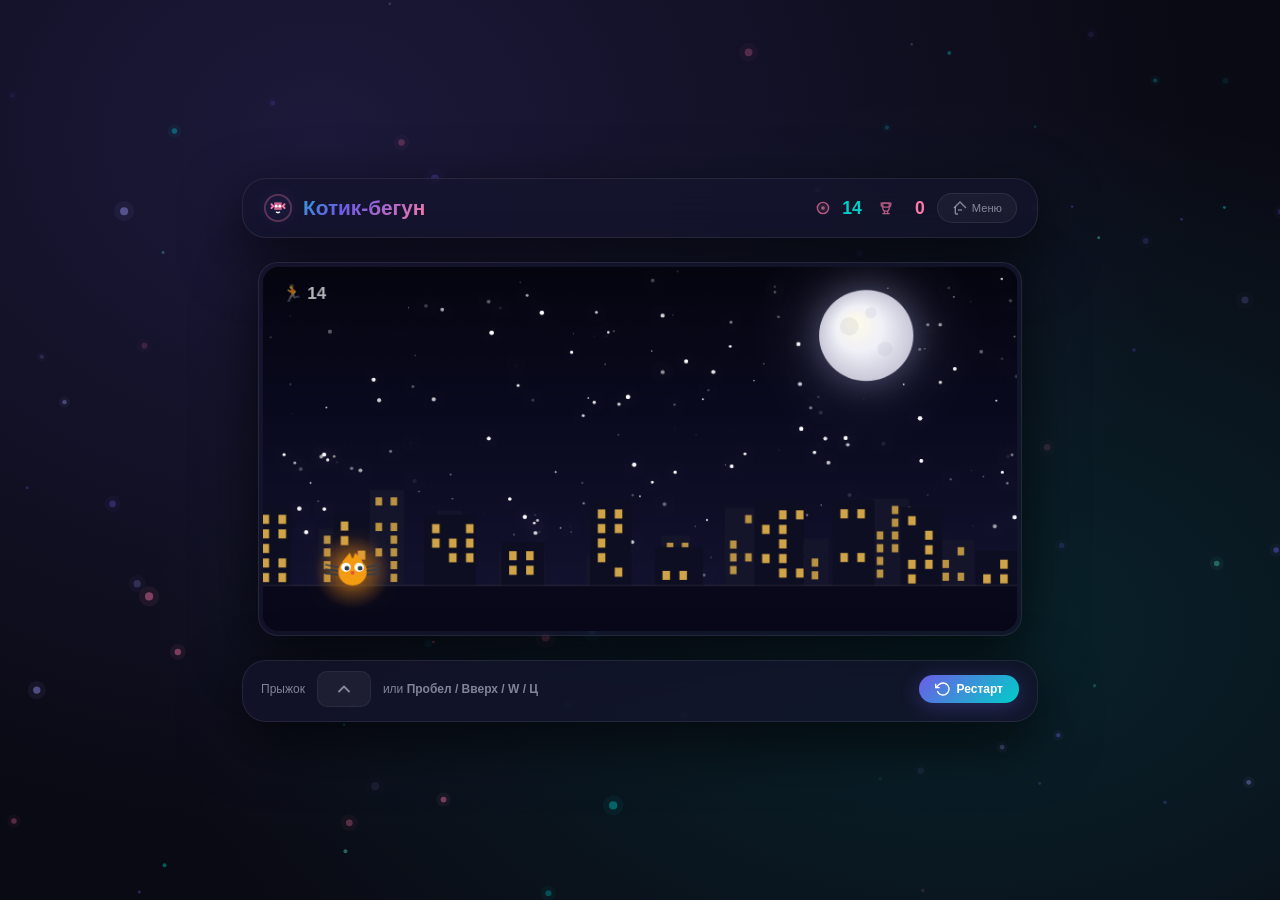
<file: PortalGames/cat-game.html>
<!DOCTYPE html>
<html lang="ru">
<head>
    <meta charset="UTF-8">
    <meta name="viewport" content="width=device-width, initial-scale=1.0, maximum-scale=1.0, user-scalable=no">
    <title>Котик-бегун · Ночной город · Кометы</title>
    <style>
        * {
            margin: 0;
            padding: 0;
            box-sizing: border-box;
        }
        :root {
            --bg: #0a0a14;
            --surface: #14142b;
            --accent: #6c5ce7;
            --accent2: #00cec9;
            --accent3: #fd79a8;
            --glass: rgba(20, 20, 45, 0.7);
            --border: rgba(255, 255, 255, 0.08);
            --radius: 24px;
            --text: #e0e0f0;
            --text-dim: rgba(224, 224, 240, 0.55);
        }
        html,
        body {
            height: 100%;
            overflow: hidden;
            font-family: 'Segoe UI', 'Inter', sans-serif;
            background: var(--bg);
            color: var(--text);
            user-select: none;
            touch-action: none;
        }
        body {
            display: flex;
            align-items: center;
            justify-content: center;
            background-image:
                radial-gradient(ellipse at 25% 15%, rgba(108, 92, 231, 0.18) 0%, transparent 65%),
                radial-gradient(ellipse at 75% 70%, rgba(0, 206, 201, 0.13) 0%, transparent 60%);
        }

        #bg-particles {
            position: fixed;
            top: 0;
            left: 0;
            width: 100%;
            height: 100%;
            z-index: 0;
            pointer-events: none;
        }

        .game-wrapper {
            position: relative;
            z-index: 1;
            display: flex;
            flex-direction: column;
            align-items: center;
            gap: 16px;
            padding: 12px;
            width: 100%;
            max-width: 820px;
            height: 100vh;
            max-height: 720px;
            justify-content: center;
        }

        .card {
            background: var(--glass);
            backdrop-filter: blur(20px);
            -webkit-backdrop-filter: blur(20px);
            border: 1px solid var(--border);
            border-radius: var(--radius);
            box-shadow: 0 20px 60px rgba(0, 0, 0, 0.7);
            transition: transform 0.35s ease, box-shadow 0.35s ease;
            width: 100%;
        }
        .card:hover {
            transform: translateY(-4px) scale(1.01);
            box-shadow: 0 24px 70px rgba(108, 92, 231, 0.25);
        }

        .header {
            display: flex;
            align-items: center;
            justify-content: space-between;
            padding: 14px 20px;
            flex-wrap: wrap;
            gap: 10px;
        }
        .logo {
            display: flex;
            align-items: center;
            gap: 10px;
            font-weight: 700;
            font-size: 1.3rem;
            background: linear-gradient(135deg, var(--accent2), var(--accent), var(--accent3));
            -webkit-background-clip: text;
            -webkit-text-fill-color: transparent;
            background-clip: text;
        }
        .logo svg {
            width: 30px;
            height: 30px;
            filter: drop-shadow(0 0 8px rgba(108, 92, 231, 0.4));
        }
        .header-actions {
            display: flex;
            align-items: center;
            gap: 12px;
        }
        .score-wrap {
            display: flex;
            align-items: center;
            gap: 16px;
            font-size: 0.85rem;
            font-weight: 500;
        }
        .score-item {
            display: flex;
            align-items: center;
            gap: 5px;
            color: var(--text-dim);
        }
        .score-item span {
            color: var(--text);
            font-weight: 600;
            min-width: 26px;
            text-align: right;
        }
        .score-item .num {
            color: var(--accent2);
            font-size: 1.1rem;
        }
        .score-item .num.high {
            color: var(--accent3);
        }
        .score-item svg {
            width: 16px;
            height: 16px;
            opacity: 0.7;
        }
        .btn-menu {
            display: flex;
            align-items: center;
            gap: 4px;
            padding: 6px 14px;
            border-radius: 40px;
            border: 1px solid var(--border);
            background: rgba(255, 255, 255, 0.04);
            color: var(--text-dim);
            font-size: 0.7rem;
            font-weight: 500;
            text-decoration: none;
            transition: all 0.35s ease;
            cursor: pointer;
            font-family: inherit;
        }
        .btn-menu:hover {
            background: rgba(108, 92, 231, 0.15);
            border-color: var(--accent);
            color: #fff;
            transform: scale(1.05);
        }
        .btn-menu svg {
            width: 16px;
            height: 16px;
            stroke: currentColor;
            stroke-width: 2;
            fill: none;
        }

        .canvas-wrap {
            position: relative;
            padding: 8px;
            aspect-ratio: 800 / 400;
            width: 100%;
            max-width: 780px;
            margin: 0 auto;
        }
        .canvas-wrap .card {
            padding: 4px;
            border-radius: 20px;
            overflow: hidden;
            height: 100%;
        }
        #gameCanvas {
            display: block;
            width: 100% !important;
            height: 100% !important;
            border-radius: 16px;
            background: #0a0a14;
            touch-action: none;
            cursor: pointer;
            image-rendering: auto;
        }

        .controls {
            display: flex;
            align-items: center;
            justify-content: space-between;
            padding: 10px 18px 14px;
            flex-wrap: wrap;
            gap: 10px;
        }
        .controls .hint {
            display: flex;
            align-items: center;
            gap: 12px;
            font-size: 0.75rem;
            color: var(--text-dim);
            flex-wrap: wrap;
        }
        .key-btn {
            display: flex;
            align-items: center;
            justify-content: center;
            width: 36px;
            height: 36px;
            border-radius: 10px;
            background: rgba(255, 255, 255, 0.05);
            border: 1px solid rgba(255, 255, 255, 0.06);
            color: var(--text-dim);
            font-size: 0.6rem;
            font-weight: 600;
            transition: all 0.35s ease;
            cursor: pointer;
            touch-action: manipulation;
            -webkit-tap-highlight-color: transparent;
            user-select: none;
        }
        .key-btn:hover {
            background: rgba(108, 92, 231, 0.2);
            border-color: var(--accent);
            color: #fff;
            transform: scale(1.08);
        }
        .key-btn:active {
            transform: scale(0.92);
            background: rgba(108, 92, 231, 0.35);
        }
        .key-btn svg {
            width: 18px;
            height: 18px;
            fill: none;
            stroke: currentColor;
            stroke-width: 2.2;
            stroke-linecap: round;
            stroke-linejoin: round;
            pointer-events: none;
        }
        .btn-restart {
            display: flex;
            align-items: center;
            gap: 6px;
            padding: 6px 16px;
            border-radius: 40px;
            border: none;
            background: linear-gradient(135deg, var(--accent), var(--accent2));
            color: #fff;
            font-weight: 600;
            font-size: 0.75rem;
            cursor: pointer;
            transition: transform 0.35s ease, box-shadow 0.35s ease;
            box-shadow: 0 4px 20px rgba(108, 92, 231, 0.3);
            font-family: inherit;
            touch-action: manipulation;
        }
        .btn-restart:hover {
            transform: scale(1.05);
            box-shadow: 0 6px 30px rgba(108, 92, 231, 0.5);
        }
        .btn-restart:active {
            transform: scale(0.95);
        }
        .btn-restart svg {
            width: 16px;
            height: 16px;
            stroke: currentColor;
            stroke-width: 2;
            fill: none;
        }

        #gameOverlay {
            position: absolute;
            inset: 0;
            z-index: 20;
            display: none;
            align-items: center;
            justify-content: center;
            flex-direction: column;
            gap: 14px;
            border-radius: 20px;
            background: rgba(10, 10, 20, 0.6);
            backdrop-filter: blur(12px);
            -webkit-backdrop-filter: blur(12px);
            padding: 30px;
            text-align: center;
            animation: overlayFade 0.6s ease forwards;
        }
        #gameOverlay.show {
            display: flex;
        }
        @keyframes overlayFade {
            0% {
                opacity: 0;
                transform: scale(0.96);
            }
            100% {
                opacity: 1;
                transform: scale(1);
            }
        }
        #gameOverlay .title {
            font-size: 2rem;
            font-weight: 800;
            background: linear-gradient(135deg, var(--accent3), var(--accent));
            -webkit-background-clip: text;
            -webkit-text-fill-color: transparent;
            background-clip: text;
        }
        #gameOverlay .final-score {
            font-size: 2.8rem;
            font-weight: 700;
            color: var(--accent2);
            text-shadow: 0 0 40px rgba(0, 206, 201, 0.25);
        }
        #gameOverlay .final-score small {
            font-size: 0.9rem;
            font-weight: 400;
            color: var(--text-dim);
        }
        .btn-play {
            display: flex;
            align-items: center;
            gap: 8px;
            padding: 10px 30px;
            border-radius: 40px;
            border: none;
            background: linear-gradient(135deg, var(--accent2), var(--accent));
            color: #fff;
            font-weight: 700;
            font-size: 0.95rem;
            cursor: pointer;
            transition: transform 0.35s ease, box-shadow 0.35s ease;
            box-shadow: 0 4px 30px rgba(0, 206, 201, 0.3);
            font-family: inherit;
            touch-action: manipulation;
        }
        .btn-play:hover {
            transform: scale(1.06);
            box-shadow: 0 8px 40px rgba(0, 206, 201, 0.5);
        }
        .btn-play:active {
            transform: scale(0.95);
        }
        .btn-play svg {
            width: 20px;
            height: 20px;
            stroke: currentColor;
            stroke-width: 2.5;
            fill: none;
        }

        .toast-container {
            position: fixed;
            top: 20px;
            left: 50%;
            transform: translateX(-50%);
            z-index: 100;
            display: flex;
            flex-direction: column;
            align-items: center;
            gap: 10px;
            pointer-events: none;
        }
        .toast {
            background: var(--glass);
            backdrop-filter: blur(20px);
            -webkit-backdrop-filter: blur(20px);
            border: 1px solid var(--accent);
            border-radius: 16px;
            padding: 12px 24px;
            color: #fff;
            font-weight: 600;
            font-size: 0.95rem;
            box-shadow: 0 8px 40px rgba(108, 92, 231, 0.4);
            animation: toastIn 0.5s ease forwards, toastOut 0.5s ease 2.5s forwards;
            pointer-events: none;
            white-space: nowrap;
        }
        @keyframes toastIn {
            0% {
                opacity: 0;
                transform: translateY(-30px) scale(0.9);
            }
            100% {
                opacity: 1;
                transform: translateY(0) scale(1);
            }
        }
        @keyframes toastOut {
            0% {
                opacity: 1;
                transform: translateY(0) scale(1);
            }
            100% {
                opacity: 0;
                transform: translateY(-30px) scale(0.9);
            }
        }

        @media (max-width: 600px) {
            .game-wrapper {
                padding: 6px;
                gap: 10px;
                max-height: 100vh;
                justify-content: flex-start;
                padding-top: 6px;
            }
            .header {
                padding: 10px 14px;
            }
            .logo {
                font-size: 1rem;
            }
            .logo svg {
                width: 24px;
                height: 24px;
            }
            .score-wrap {
                font-size: 0.7rem;
                gap: 10px;
            }
            .score-item svg {
                width: 14px;
                height: 14px;
            }
            .btn-menu {
                font-size: 0.6rem;
                padding: 4px 10px;
            }
            .btn-menu svg {
                width: 14px;
                height: 14px;
            }
            .canvas-wrap {
                padding: 4px;
                max-width: 100%;
            }
            .controls {
                padding: 6px 12px 10px;
                flex-direction: column;
                align-items: stretch;
                gap: 6px;
            }
            .controls .hint {
                justify-content: center;
                flex-wrap: wrap;
                font-size: 0.65rem;
                gap: 6px;
            }
            .key-btn {
                width: 32px;
                height: 32px;
                border-radius: 8px;
            }
            .key-btn svg {
                width: 16px;
                height: 16px;
            }
            .btn-restart {
                padding: 5px 12px;
                font-size: 0.65rem;
            }
            .btn-restart svg {
                width: 14px;
                height: 14px;
            }
            #gameOverlay .title {
                font-size: 1.5rem;
            }
            #gameOverlay .final-score {
                font-size: 2rem;
            }
            .btn-play {
                padding: 8px 22px;
                font-size: 0.8rem;
            }
            .toast {
                font-size: 0.8rem;
                padding: 10px 18px;
                white-space: normal;
            }
        }
        @media (max-width: 400px) {
            .header {
                padding: 6px 10px;
            }
            .logo {
                font-size: 0.85rem;
            }
            .score-wrap {
                font-size: 0.6rem;
                gap: 6px;
            }
            .key-btn {
                width: 28px;
                height: 28px;
            }
            .key-btn svg {
                width: 14px;
                height: 14px;
            }
        }
    </style>
</head>
<body>

    <div class="toast-container" id="toastContainer"></div>
    <canvas id="bg-particles"></canvas>

    <div class="game-wrapper">

        <header class="header card">
            <div class="logo">
                <svg viewBox="0 0 32 32" fill="none">
                    <circle cx="16" cy="16" r="14" stroke="#fd79a8" stroke-width="2" opacity="0.3"/>
                    <path d="M12 10 L20 10 L20 18 L12 18 Z" fill="#fd79a8" opacity="0.8"/>
                    <circle cx="14" cy="14" r="1.5" fill="white"/>
                    <circle cx="18" cy="14" r="1.5" fill="white"/>
                    <path d="M14 20 Q16 22 18 20" stroke="white" stroke-width="1.5" fill="none"/>
                    <path d="M9 12 L11 14 L9 16" stroke="#fd79a8" stroke-width="2" stroke-linecap="round"/>
                    <path d="M23 12 L21 14 L23 16" stroke="#fd79a8" stroke-width="2" stroke-linecap="round"/>
                </svg>
                <span>Котик-бегун</span>
            </div>
            <div class="header-actions">
                <div class="score-wrap">
                    <div class="score-item">
                        <svg viewBox="0 0 20 20" fill="none">
                            <circle cx="10" cy="10" r="7" stroke="#fd79a8" stroke-width="1.8" fill="rgba(253,121,168,0.12)"/>
                            <circle cx="10" cy="10" r="2.5" fill="#fd79a8" opacity="0.7"/>
                            <circle cx="10" cy="10" r="1" fill="#fff" opacity="0.5"/>
                        </svg>
                        <span class="num" id="scoreDisplay">0</span>
                    </div>
                    <div class="score-item">
                        <svg viewBox="0 0 20 20" fill="none">
                            <path d="M6 4H14V10C14 12.209 12.209 14 10 14C7.791 14 6 12.209 6 10V4Z" stroke="#fd79a8" stroke-width="1.6"/>
                            <path d="M4 4H16V6C16 7.657 14.657 9 13 9H7C5.343 9 4 7.657 4 6V4Z" stroke="#fd79a8" stroke-width="1.6"/>
                            <path d="M8 14V17" stroke="#fd79a8" stroke-width="1.6" stroke-linecap="round"/>
                            <path d="M12 14V17" stroke="#fd79a8" stroke-width="1.6" stroke-linecap="round"/>
                            <path d="M6 17H14" stroke="#fd79a8" stroke-width="1.6" stroke-linecap="round"/>
                        </svg>
                        <span class="num high" id="highScoreDisplay">0</span>
                    </div>
                </div>
                <a href="index.html" class="btn-menu" id="menuBtn">
                    <svg viewBox="0 0 24 24"><path d="M3 12l9-9 9 9"/><path d="M5 10v10a1 1 0 001 1h3"/><path d="M9 15h6"/></svg>
                    Меню
                </a>
            </div>
        </header>

        <div class="canvas-wrap">
            <div class="card">
                <canvas id="gameCanvas" width="800" height="400"></canvas>
                <div id="gameOverlay">
                    <div class="title">😿 Котик устал</div>
                    <div class="final-score" id="finalScore">0 <small>очков</small></div>
                    <button class="btn-play" id="playAgainBtn">
                        <svg viewBox="0 0 24 24"><polygon points="5,3 19,12 5,21 5,3"/></svg>
                        Играть снова
                    </button>
                </div>
            </div>
        </div>

        <div class="controls card">
            <div class="hint">
                <span>Прыжок</span>
                <span class="key-btn" id="jumpBtn" style="width:auto; padding:0 16px; font-size:0.9rem;">
                    <svg viewBox="0 0 24 24" style="width:20px; height:20px;"><polyline points="6,15 12,9 18,15"/></svg>
                </span>
                <span>или <strong>Пробел / Вверх / W / Ц</strong></span>
            </div>
            <button class="btn-restart" id="restartBtn">
                <svg viewBox="0 0 24 24"><path d="M1 4v6h6"/><path d="M3.51 15a9 9 0 1 0 2.13-9.36L1 10"/></svg>
                Рестарт
            </button>
        </div>
    </div>

    <script>

        let profile = JSON.parse(localStorage.getItem('gamehub_profile')) || { nickname: 'Игрок',
            avatar: 'data:image/svg+xml,%3Csvg xmlns=%22http://www.w3.org/2000/svg%22 viewBox=%220 0 100 100%22%3E%3Ccircle cx=%2250%22 cy=%2240%22 r=%2230%22 fill=%22%23f39c12%22/%3E%3Ccircle cx=%2235%22 cy=%2235%22 r=%224%22 fill=%22%232c3e50%22/%3E%3Ccircle cx=%2265%22 cy=%2235%22 r=%224%22 fill=%22%232c3e50%22/%3E%3Cpath d=%22M40 50 Q50 60 60 50%22 stroke=%22%232c3e50%22 stroke-width=%223%22 fill=%22none%22/%3E%3C/svg%3E' };

        const ACHIEVEMENTS = {
            CAT_FIRST: 'cat_first',
            CAT_MASTER: 'cat_master'
        };

        let unlockedAchievements = JSON.parse(localStorage.getItem('gamehub_achievements') || '[]');
        let totalTime = parseInt(localStorage.getItem('gamehub_totalTime') || '0');
        let sessionStartTime = Date.now();
        let timeUpdateInterval = null;

        function saveTotalTime() {
            if (sessionStartTime) {
                const elapsed = Math.floor((Date.now() - sessionStartTime) / 1000);
                if (elapsed > 0) {
                    totalTime += elapsed;
                    localStorage.setItem('gamehub_totalTime', String(totalTime));
                    sessionStartTime = Date.now();
                }
            }
        }

        function startTimeSaver() {
            if (timeUpdateInterval) clearInterval(timeUpdateInterval);
            timeUpdateInterval = setInterval(() => {
                if (sessionStartTime) {
                    const elapsed = Math.floor((Date.now() - sessionStartTime) / 1000);
                    if (elapsed > 0) {
                        totalTime += elapsed;
                        localStorage.setItem('gamehub_totalTime', String(totalTime));
                        sessionStartTime = Date.now();
                    }
                }
            }, 5000);
        }

        function unlockAchievement(achId) {
            if (unlockedAchievements.includes(achId)) return false;
            unlockedAchievements.push(achId);
            localStorage.setItem('gamehub_achievements', JSON.stringify(unlockedAchievements));
            let name = '',
                icon = '';
            if (achId === ACHIEVEMENTS.CAT_FIRST) { name = 'Первая прогулка';
                icon = '🐱'; } else if (achId === ACHIEVEMENTS.CAT_MASTER) { name = 'Кот-акробат';
                icon = '🌟'; }
            showToast(`${icon} Достижение разблокировано: ${name}!`);
            return true;
        }

        function showToast(message) {
            const container = document.getElementById('toastContainer');
            const toast = document.createElement('div');
            toast.className = 'toast';
            toast.textContent = message;
            container.appendChild(toast);
            setTimeout(() => { if (toast.parentNode) toast.remove(); }, 3000);
        }

        window.addEventListener('beforeunload', () => {
            saveTotalTime();
            if (timeUpdateInterval) clearInterval(timeUpdateInterval);
        });

        document.getElementById('menuBtn').addEventListener('click', (e) => {
            e.preventDefault();
            saveTotalTime();
            if (timeUpdateInterval) clearInterval(timeUpdateInterval);
            document.body.style.transition = 'opacity 0.4s ease';
            document.body.style.opacity = '0';
            setTimeout(() => { window.location.href = 'index.html'; }, 400);
        });

        const bgCanvas = document.getElementById('bg-particles');
        const bgCtx = bgCanvas.getContext('2d');
        let bgW, bgH;
        const bgParticles = [];

        function resizeBg() {
            bgW = window.innerWidth;
            bgH = window.innerHeight;
            bgCanvas.width = bgW;
            bgCanvas.height = bgH;
        }
        window.addEventListener('resize', resizeBg);
        resizeBg();

        class BgParticle {
            constructor() { this.reset(true); }
            reset(init) {
                this.x = Math.random() * bgW;
                this.y = Math.random() * bgH;
                this.size = Math.random() * 3 + 1.2;
                this.speedX = (Math.random() - 0.5) * 0.25;
                this.speedY = (Math.random() - 0.5) * 0.25 - 0.05;
                this.opacity = Math.random() * 0.4 + 0.08;
                const colors = ['#6c5ce7', '#00cec9', '#fd79a8', '#a29bfe', '#55efc4'];
                this.color = colors[Math.floor(Math.random() * colors.length)];
                this.life = Math.random() * 200 + 150;
                this.maxLife = this.life;
                if (!init) { this.x = Math.random() * bgW;
                    this.y = -5; }
            }
            update() {
                this.x += this.speedX;
                this.y += this.speedY;
                this.life--;
                if (this.life <= 0 || this.y > bgH + 20 || this.x < -20 || this.x > bgW + 20) { this.reset(false); }
            }
            draw(ctx) {
                const alpha = this.opacity * (this.life / this.maxLife);
                ctx.beginPath();
                ctx.arc(this.x, this.y, this.size, 0, Math.PI * 2);
                ctx.fillStyle = this.color;
                ctx.globalAlpha = alpha;
                ctx.fill();
                ctx.globalAlpha = 1;
                if (this.size > 2) {
                    ctx.beginPath();
                    ctx.arc(this.x, this.y, this.size * 2.5, 0, Math.PI * 2);
                    ctx.fillStyle = this.color;
                    ctx.globalAlpha = alpha * 0.15;
                    ctx.fill();
                    ctx.globalAlpha = 1;
                }
            }
        }
        for (let i = 0; i < 85; i++) bgParticles.push(new BgParticle());

        function animateBg() {
            bgCtx.clearRect(0, 0, bgW, bgH);
            for (const p of bgParticles) { p.update();
                p.draw(bgCtx); }
            requestAnimationFrame(animateBg);
        }
        animateBg();

        const canvas = document.getElementById('gameCanvas');
        const ctx = canvas.getContext('2d');
        const W = 800,
            H = 400;
        canvas.width = W;
        canvas.height = H;

        const scoreDisplay = document.getElementById('scoreDisplay');
        const highScoreDisplay = document.getElementById('highScoreDisplay');
        const finalScoreEl = document.getElementById('finalScore');
        const gameOverlay = document.getElementById('gameOverlay');
        const playAgainBtn = document.getElementById('playAgainBtn');
        const restartBtn = document.getElementById('restartBtn');
        const jumpBtn = document.getElementById('jumpBtn');

        let gameRunning = true;
        let isGameOver = false;
        let score = 0;
        let highScore = parseInt(localStorage.getItem('catRunnerHigh')) || 0;
        highScoreDisplay.textContent = highScore;

        const cat = {
            x: 80,
            y: 0,
            w: 30,
            h: 30,
            ySpeed: 0,
            grounded: false
        };
        const GROUND_Y = H - 50;
        const GRAVITY = 0.55;
        const JUMP_SPEED = -10.5;

        let obstacles = [];
        const OBSTACLE_W = 20;
        let obsTimer = 0;
        let obsInterval = 90;
        let speed = 4;

        let buildingsFar = [];
        let buildingsNear = [];

        function generateBuilding(maxHeight, minWidth, maxWidth) {
            return {
                w: minWidth + Math.random() * (maxWidth - minWidth),
                h: 30 + Math.random() * maxHeight,
            };
        }

        function initCity() {
            buildingsFar = [];
            buildingsNear = [];
            let xFar = -100;
            while (xFar < W + 200) {
                const b = generateBuilding(75, 25, 50);
                b.x = xFar;
                buildingsFar.push(b);
                xFar += b.w + 20 + Math.random() * 30;
            }
            let xNear = -100;
            while (xNear < W + 200) {
                const b = generateBuilding(65, 35, 55);
                b.x = xNear;
                buildingsNear.push(b);
                xNear += b.w + 25 + Math.random() * 35;
            }
        }

        function updateCity(speed) {
            const speedFar = speed * 0.25;
            for (let i = buildingsFar.length - 1; i >= 0; i--) {
                const b = buildingsFar[i];
                b.x -= speedFar;
                if (b.x + b.w < -20) {
                    buildingsFar.splice(i, 1);
                }
            }
            let lastFar = buildingsFar[buildingsFar.length - 1];
            if (!lastFar || lastFar.x + lastFar.w < W + 20) {
                const xStart = lastFar ? lastFar.x + lastFar.w + 20 + Math.random() * 30 : W + 20;
                let x = xStart;
                while (x < W + 300) {
                    const b = generateBuilding(75, 25, 50);
                    b.x = x;
                    buildingsFar.push(b);
                    x += b.w + 20 + Math.random() * 30;
                }
            }

            const speedNear = speed * 0.6;
            for (let i = buildingsNear.length - 1; i >= 0; i--) {
                const b = buildingsNear[i];
                b.x -= speedNear;
                if (b.x + b.w < -20) {
                    buildingsNear.splice(i, 1);
                }
            }
            let lastNear = buildingsNear[buildingsNear.length - 1];
            if (!lastNear || lastNear.x + lastNear.w < W + 20) {
                const xStart = lastNear ? lastNear.x + lastNear.w + 25 + Math.random() * 35 : W + 20;
                let x = xStart;
                while (x < W + 300) {
                    const b = generateBuilding(65, 35, 55);
                    b.x = x;
                    buildingsNear.push(b);
                    x += b.w + 25 + Math.random() * 35;
                }
            }
        }

        let moonAngle = 0;

        const stars = [];
        for (let i = 0; i < 220; i++) {
            stars.push({
                x: Math.random() * W,
                y: Math.random() * (GROUND_Y - 10),
                size: 0.5 + Math.random() * 1.8,
                twinkle: Math.random() * Math.PI * 2,
                speed: 0.5 + Math.random() * 1.5
            });
        }

        let comets = [];
        let cometTimer = 0;
        const COMET_INTERVAL = 400;

        function spawnComet() {
            const y = 20 + Math.random() * (GROUND_Y * 0.5);
            const fromLeft = Math.random() > 0.5;
            const x = fromLeft ? -20 : W + 20;
            const dx = fromLeft ? (2 + Math.random() * 4) : -(2 + Math.random() * 4);
            const dy = (Math.random() - 0.5) * 1.5;
            const len = 40 + Math.random() * 70;
            const brightness = 0.7 + Math.random() * 0.3;
            comets.push({
                x,
                y,
                dx,
                dy,
                len,
                brightness,
            });
        }

        let achFirst = unlockedAchievements.includes(ACHIEVEMENTS.CAT_FIRST);
        let achMaster = unlockedAchievements.includes(ACHIEVEMENTS.CAT_MASTER);

        function resetGame() {
            cat.y = GROUND_Y - cat.h;
            cat.ySpeed = 0;
            cat.grounded = true;
            obstacles = [];
            comets = [];
            cometTimer = 0;
            score = 0;
            speed = 4;
            obsInterval = 90;
            obsTimer = 0;
            isGameOver = false;
            gameRunning = true;
            gameOverlay.classList.remove('show');
            gameOverlay.style.display = 'none';
            scoreDisplay.textContent = '0';
            achFirst = unlockedAchievements.includes(ACHIEVEMENTS.CAT_FIRST);
            achMaster = unlockedAchievements.includes(ACHIEVEMENTS.CAT_MASTER);
            initCity();
            if (timeUpdateInterval) clearInterval(timeUpdateInterval);
            sessionStartTime = Date.now();
            startTimeSaver();
        }

        function jump() {
            if (!gameRunning || isGameOver) return;
            if (cat.grounded) {
                cat.ySpeed = JUMP_SPEED;
                cat.grounded = false;
            }
        }

        function update() {
            if (!gameRunning || isGameOver) return;

            cat.ySpeed += GRAVITY;
            cat.y += cat.ySpeed;
            if (cat.y >= GROUND_Y - cat.h) {
                cat.y = GROUND_Y - cat.h;
                cat.ySpeed = 0;
                cat.grounded = true;
            } else {
                cat.grounded = false;
            }

            obsTimer++;
            if (obsTimer >= obsInterval) {
                obsTimer = 0;
                const h = 18 + Math.random() * 28;
                obstacles.push({
                    x: W,
                    y: GROUND_Y - h,
                    w: OBSTACLE_W,
                    h: h,
                    phase: Math.random() * Math.PI * 2
                });
                obsInterval = Math.max(40, 90 - Math.floor(score / 25) * 2);
            }

            for (let i = obstacles.length - 1; i >= 0; i--) {
                const o = obstacles[i];
                o.x -= speed;
                if (o.x + o.w < 0) {
                    obstacles.splice(i, 1);
                    continue;
                }
                if (!isGameOver) {
                    const cx = cat.x,
                        cy = cat.y,
                        cw = cat.w,
                        ch = cat.h;
                    if (cx < o.x + o.w && cx + cw > o.x &&
                        cy < o.y + o.h && cy + ch > o.y) {
                        gameOver();
                        return;
                    }
                }
            }

            score += 0.2;
            scoreDisplay.textContent = Math.floor(score);
            speed = 4 + Math.floor(score / 80) * 0.7;

            const s = Math.floor(score);
            if (s >= 50 && !achFirst) {
                const unlocked = unlockAchievement(ACHIEVEMENTS.CAT_FIRST);
                if (unlocked) achFirst = true;
            }
            if (s >= 200 && !achMaster) {
                const unlocked = unlockAchievement(ACHIEVEMENTS.CAT_MASTER);
                if (unlocked) achMaster = true;
            }

            moonAngle += 0.005;

            updateCity(speed);

            cometTimer++;
            if (cometTimer >= COMET_INTERVAL && Math.random() < 0.3) {
                spawnComet();
                cometTimer = 0;
            } else if (cometTimer >= COMET_INTERVAL + 100) {
                cometTimer = 0;
            }

            for (let i = comets.length - 1; i >= 0; i--) {
                const c = comets[i];
                c.x += c.dx;
                c.y += c.dy;
                if (c.x < -100 || c.x > W + 100 || c.y < -100 || c.y > GROUND_Y + 50) {
                    comets.splice(i, 1);
                }
            }
        }

        function draw() {
            ctx.clearRect(0, 0, W, H);

            const grad = ctx.createLinearGradient(0, 0, 0, GROUND_Y);
            grad.addColorStop(0, '#050510');
            grad.addColorStop(0.5, '#0a0a20');
            grad.addColorStop(1, '#12122e');
            ctx.fillStyle = grad;
            ctx.fillRect(0, 0, W, GROUND_Y);

            const time = performance.now() / 1000;
            for (const star of stars) {
                const alpha = 0.5 + 0.5 * Math.sin(time * star.speed + star.twinkle);
                ctx.fillStyle = `rgba(255,255,255,${alpha*0.9})`;
                ctx.beginPath();
                ctx.arc(star.x, star.y, star.size, 0, Math.PI * 2);
                ctx.fill();
                if (star.size > 1.2) {
                    ctx.shadowColor = 'rgba(255,255,255,0.1)';
                    ctx.shadowBlur = 8;
                    ctx.fill();
                    ctx.shadowBlur = 0;
                }
            }

            for (const c of comets) {
                const headX = c.x;
                const headY = c.y;
                const len = c.len;
                const angle = Math.atan2(c.dy, c.dx);

                const steps = 30;
                for (let i = 0; i < steps; i++) {
                    const t = i / steps;
                    const dist = t * len;
                    const px = headX - Math.cos(angle) * dist;
                    const py = headY - Math.sin(angle) * dist;
                    const alpha = (1 - t) * 0.9 * c.brightness;
                    const size = (1 - t) * 4 + 1;
                    ctx.fillStyle = `rgba(180,220,255,${alpha})`;
                    ctx.beginPath();
                    ctx.arc(px, py, size, 0, Math.PI * 2);
                    ctx.fill();
                }

                ctx.shadowColor = 'rgba(200,230,255,0.8)';
                ctx.shadowBlur = 30;
                ctx.fillStyle = `rgba(255,255,255,${c.brightness})`;
                ctx.beginPath();
                ctx.arc(headX, headY, 5, 0, Math.PI * 2);
                ctx.fill();
                ctx.shadowBlur = 60;
                ctx.fillStyle = `rgba(200,230,255,${c.brightness*0.5})`;
                ctx.beginPath();
                ctx.arc(headX, headY, 10, 0, Math.PI * 2);
                ctx.fill();
                ctx.shadowBlur = 0;
            }

            const moonX = W * 0.8;
            const moonY = 70 + 15 * Math.sin(moonAngle);
            const moonRadius = 50;
            const glowGrad = ctx.createRadialGradient(moonX, moonY, 0, moonX, moonY, moonRadius * 2.5);
            glowGrad.addColorStop(0, 'rgba(220,220,255,0.12)');
            glowGrad.addColorStop(0.4, 'rgba(200,200,255,0.04)');
            glowGrad.addColorStop(1, 'rgba(200,200,255,0)');
            ctx.fillStyle = glowGrad;
            ctx.beginPath();
            ctx.arc(moonX, moonY, moonRadius * 2.5, 0, Math.PI * 2);
            ctx.fill();

            ctx.shadowColor = 'rgba(200,200,255,0.4)';
            ctx.shadowBlur = 40;
            const moonGrad = ctx.createRadialGradient(moonX - 15, moonY - 15, 0, moonX, moonY, moonRadius);
            moonGrad.addColorStop(0, '#fffde7');
            moonGrad.addColorStop(0.5, '#f0f0f8');
            moonGrad.addColorStop(1, '#c8c8d8');
            ctx.fillStyle = moonGrad;
            ctx.beginPath();
            ctx.arc(moonX, moonY, moonRadius, 0, Math.PI * 2);
            ctx.fill();
            ctx.shadowBlur = 0;
            ctx.fillStyle = 'rgba(180,180,200,0.2)';
            ctx.beginPath();
            ctx.arc(moonX - 18, moonY - 10, 10, 0, Math.PI * 2);
            ctx.fill();
            ctx.beginPath();
            ctx.arc(moonX + 20, moonY + 15, 8, 0, Math.PI * 2);
            ctx.fill();
            ctx.beginPath();
            ctx.arc(moonX + 5, moonY - 25, 6, 0, Math.PI * 2);
            ctx.fill();

            for (const b of buildingsFar) {
                const bx = b.x;
                const by = GROUND_Y - b.h;
                ctx.fillStyle = '#14142a';
                ctx.fillRect(bx, by, b.w, b.h);
                ctx.fillStyle = 'rgba(255,200,80,0.7)';
                for (let wy = by + 8; wy < by + b.h - 8; wy += 14) {
                    for (let wx = bx + 6; wx < bx + b.w - 6; wx += 16) {
                        if (Math.random() > 0.3) {
                            ctx.fillRect(wx, wy, 7, 9);
                        }
                    }
                }
            }

            for (const b of buildingsNear) {
                const bx = b.x;
                const by = GROUND_Y - b.h;
                ctx.fillStyle = '#0e0e22';
                ctx.fillRect(bx, by, b.w, b.h);
                ctx.fillStyle = 'rgba(255,200,80,0.8)';
                for (let wy = by + 10; wy < by + b.h - 10; wy += 16) {
                    for (let wx = bx + 8; wx < bx + b.w - 8; wx += 18) {
                        if (Math.random() > 0.25) {
                            ctx.fillRect(wx, wy, 8, 10);
                        }
                    }
                }
            }

            ctx.fillStyle = '#08081a';
            ctx.fillRect(0, GROUND_Y, W, H - GROUND_Y);
            ctx.strokeStyle = 'rgba(255,255,255,0.06)';
            ctx.lineWidth = 2;
            ctx.beginPath();
            ctx.moveTo(0, GROUND_Y);
            ctx.lineTo(W, GROUND_Y);
            ctx.stroke();

            const t = performance.now() / 250;
            for (const o of obstacles) {
                const ox = o.x,
                    oy = o.y,
                    ow = o.w,
                    oh = o.h;
                ctx.fillStyle = '#2a2a3a';
                ctx.fillRect(ox, oy + oh - 4, ow, 4);

                const waterHeight = oh + 8 + 10 * Math.sin(t + o.phase);
                const gradWater = ctx.createRadialGradient(ox + ow / 2, oy + oh, 0, ox + ow / 2, oy + oh - waterHeight * 0.4,
                    waterHeight * 0.6);
                gradWater.addColorStop(0, 'rgba(60,150,255,0.6)');
                gradWater.addColorStop(0.4, 'rgba(40,120,255,0.5)');
                gradWater.addColorStop(0.8, 'rgba(20,80,200,0.3)');
                gradWater.addColorStop(1, 'rgba(10,40,120,0)');
                ctx.shadowColor = '#0088ff';
                ctx.shadowBlur = 15;
                ctx.fillStyle = gradWater;
                ctx.beginPath();
                ctx.moveTo(ox - 2, oy + oh);
                ctx.quadraticCurveTo(ox - 4, oy + oh - waterHeight * 0.5, ox + ow / 2, oy + oh - waterHeight);
                ctx.quadraticCurveTo(ox + ow + 4, oy + oh - waterHeight * 0.5, ox + ow + 2, oy + oh);
                ctx.fill();
                ctx.shadowBlur = 0;

                for (let i = 0; i < 6; i++) {
                    const angle = (i / 6) * Math.PI * 2 + t * 0.5 + o.phase;
                    const dist = 10 + 8 * Math.sin(t * 1.3 + i + o.phase);
                    const sx = ox + ow / 2 + Math.cos(angle) * dist;
                    const sy = oy + oh - waterHeight * 0.6 + Math.sin(angle) * dist * 0.4;
                    const sr = 1.5 + Math.random() * 2.5;
                    ctx.fillStyle = `rgba(150,220,255,${0.4+0.4*Math.sin(t*2+i+o.phase)})`;
                    ctx.beginPath();
                    ctx.arc(sx, sy, sr, 0, Math.PI * 2);
                    ctx.fill();
                }
                for (let i = 0; i < 4; i++) {
                    const px = ox + ow / 2 + (Math.random() - 0.5) * ow * 0.8;
                    const py = oy + oh - waterHeight * (0.2 + Math.random() * 0.5) + Math.sin(t * 2 + i + o.phase) * 5;
                    ctx.fillStyle = `rgba(180,230,255,${0.2+0.3*Math.random()})`;
                    ctx.beginPath();
                    ctx.arc(px, py, 1 + Math.random() * 2, 0, Math.PI * 2);
                    ctx.fill();
                }
            }

            const cx = cat.x,
                cy = cat.y,
                cw = cat.w,
                ch = cat.h;
            const glowGrad2 = ctx.createRadialGradient(cx + cw / 2, cy + ch / 2, 0, cx + cw / 2, cy + ch / 2, 40);
            glowGrad2.addColorStop(0, 'rgba(255,160,50,0.4)');
            glowGrad2.addColorStop(1, 'rgba(255,160,50,0)');
            ctx.fillStyle = glowGrad2;
            ctx.beginPath();
            ctx.arc(cx + cw / 2, cy + ch / 2, 40, 0, Math.PI * 2);
            ctx.fill();

            ctx.shadowColor = '#ff8800';
            ctx.shadowBlur = 30;
            const catColor = '#f39c12';
            ctx.fillStyle = catColor;
            ctx.beginPath();
            ctx.ellipse(cx + cw / 2, cy + ch / 2, cw / 2, ch / 2, 0, 0, Math.PI * 2);
            ctx.fill();
            ctx.fillStyle = catColor;
            ctx.beginPath();
            ctx.moveTo(cx + 4, cy + 4);
            ctx.lineTo(cx + 12, cy - 6);
            ctx.lineTo(cx + 16, cy + 4);
            ctx.fill();
            ctx.beginPath();
            ctx.moveTo(cx + cw - 4, cy + 4);
            ctx.lineTo(cx + cw - 12, cy - 6);
            ctx.lineTo(cx + cw - 16, cy + 4);
            ctx.fill();
            ctx.shadowBlur = 0;
            ctx.fillStyle = 'white';
            ctx.beginPath();
            ctx.arc(cx + 8, cy + 10, 5, 0, Math.PI * 2);
            ctx.fill();
            ctx.beginPath();
            ctx.arc(cx + cw - 8, cy + 10, 5, 0, Math.PI * 2);
            ctx.fill();
            ctx.fillStyle = '#2c3e50';
            ctx.beginPath();
            ctx.arc(cx + 9, cy + 11, 2.5, 0, Math.PI * 2);
            ctx.fill();
            ctx.beginPath();
            ctx.arc(cx + cw - 7, cy + 11, 2.5, 0, Math.PI * 2);
            ctx.fill();
            ctx.fillStyle = '#e74c3c';
            ctx.beginPath();
            ctx.arc(cx + cw / 2, cy + 16, 2, 0, Math.PI * 2);
            ctx.fill();
            ctx.strokeStyle = '#2c3e50';
            ctx.lineWidth = 1.5;
            for (let side = -1; side <= 1; side += 2) {
                const baseX = cx + (side > 0 ? cw : 0);
                for (let i = -1; i <= 1; i++) {
                    ctx.beginPath();
                    ctx.moveTo(baseX, cy + 14 + i * 4);
                    ctx.lineTo(baseX + side * 14, cy + 12 + i * 5);
                    ctx.stroke();
                }
            }
            ctx.shadowBlur = 0;

            ctx.fillStyle = 'rgba(255,255,255,0.7)';
            ctx.font = 'bold 18px Segoe UI, sans-serif';
            ctx.fillText(`🏃 ${Math.floor(score)}`, 20, 35);
        }

        function gameOver() {
            if (isGameOver) return;
            isGameOver = true;
            gameRunning = false;
            const s = Math.floor(score);
            if (s > highScore) {
                highScore = s;
                localStorage.setItem('catRunnerHigh', String(highScore));
                highScoreDisplay.textContent = highScore;
            }
            saveTotalTime();
            finalScoreEl.innerHTML = `${s} <small>очков</small>`;
            gameOverlay.style.display = 'flex';
            void gameOverlay.offsetWidth;
            gameOverlay.classList.add('show');
        }

        let lastTime = 0;
        let accumulator = 0;
        const step = 1000 / 60;

        function gameLoop(time) {
            const delta = time - lastTime;
            lastTime = time;
            if (!isGameOver && gameRunning) {
                accumulator += delta;
                while (accumulator >= step) {
                    update();
                    accumulator -= step;
                }
            }
            draw();
            requestAnimationFrame(gameLoop);
        }

        document.addEventListener('keydown', (e) => {
            const key = e.key;
            if (key === ' ' || key === 'Space' || key === 'ArrowUp' || key === 'w' || key === 'W' || key === 'ц' || key ===
                'Ц') {
                e.preventDefault();
                jump();
            }
            if (key === 'r' || key === 'R') {
                if (isGameOver) resetGame();
            }
        });

        jumpBtn.addEventListener('click', (e) => { e.preventDefault();
            jump(); });
        jumpBtn.addEventListener('touchstart', (e) => { e.preventDefault();
            jump(); }, { passive: false });

        canvas.addEventListener('click', () => { jump(); });
        canvas.addEventListener('touchstart', (e) => { e.preventDefault();
            jump(); }, { passive: false });

        playAgainBtn.addEventListener('click', () => { resetGame(); });
        restartBtn.addEventListener('click', () => { resetGame(); });

        resetGame();
        requestAnimationFrame(gameLoop);

        function resizeCanvas() {
            const rect = canvas.parentElement.getBoundingClientRect();
            const size = Math.floor(rect.width - 10);
            const dim = Math.min(size, 780);
            canvas.style.width = dim + 'px';
            canvas.style.height = (dim * 0.5) + 'px';
        }
        window.addEventListener('resize', resizeCanvas);
        resizeCanvas();

        console.log('🌙 Котик-бегун · Ночной город · Кометы');
        console.log('☄️ Изредка пролетают кометы с хвостом');
        console.log('🏙️ Плавный параллакс города без видимых скачков');
        console.log('🏆 Достижения: 50 → "Первая прогулка", 200 → "Кот-акробат"');
    </script>
</body>
</html>
</file>
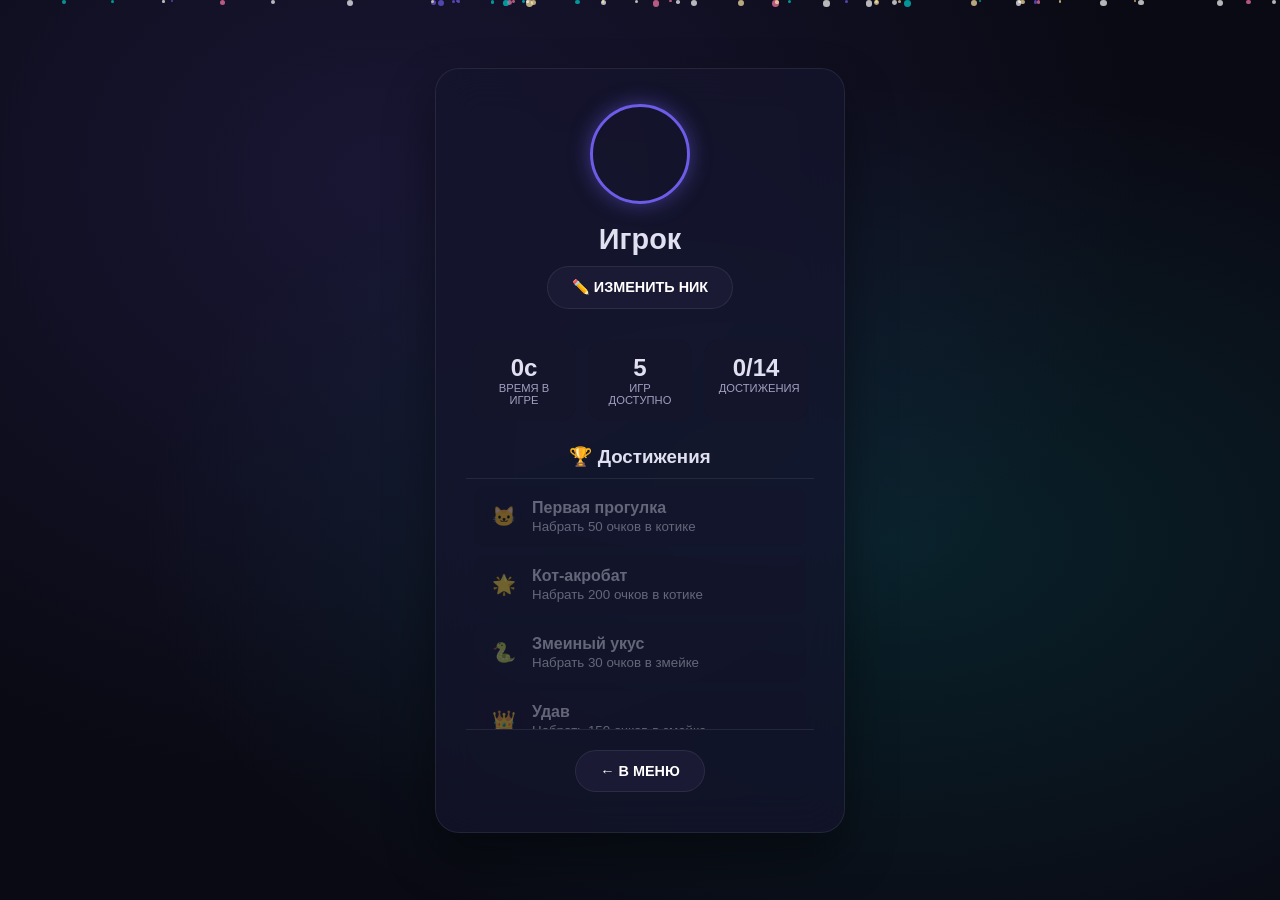
<file: PortalGames/profile.html>
<!DOCTYPE html>
<html lang="ru">
<head>
    <meta charset="UTF-8">
    <meta name="viewport" content="width=device-width, initial-scale=1.0">
    <title>Профиль игрока</title>
    <style>
        :root {
            --bg: #0a0a14;
            --surface: #14142b;
            --accent: #6c5ce7;
            --accent2: #00cec9;
            --accent3: #fd79a8;
            --text: #e0e0f0;
            --text2: #a0a0c0;
            --glass: rgba(20, 20, 45, 0.7);
            --border: rgba(255, 255, 255, 0.08);
            --radius: 24px;
        }

        * { margin: 0; padding: 0; box-sizing: border-box; }

        body {
            font-family: 'Segoe UI', sans-serif;
            background: var(--bg);
            color: var(--text);
            min-height: 100vh;
            display: flex;
            align-items: center;
            justify-content: center;
            background-image:
                radial-gradient(ellipse at 30% 20%, rgba(108,92,231,0.15) 0%, transparent 60%),
                radial-gradient(ellipse at 70% 60%, rgba(0,206,201,0.12) 0%, transparent 60%);
            opacity: 0;
            transition: opacity 0.4s ease;
        }
        body.fade-in { opacity: 1; }
        body.fade-out { opacity: 0; }

        .particles {
            position: fixed; top: 0; left: 0; width: 100%; height: 100%; pointer-events: none; z-index: 0;
        }
        .particle {
            position: absolute; border-radius: 50%; background: white; animation: floatUp linear infinite;
            opacity: 0.7;
        }
        @keyframes floatUp {
            0% { transform: translateY(100vh) scale(0.7); opacity: 0.5; }
            100% { transform: translateY(-10vh) scale(1.3); opacity: 0.9; }
        }

        .profile-wrapper {
            position: relative; z-index: 1; width: 100%; max-width: 450px; padding: 20px;
        }

        .profile-card {
            background: var(--glass);
            backdrop-filter: blur(20px);
            border: 1px solid var(--border);
            border-radius: var(--radius);
            padding: 35px 30px;
            box-shadow: 0 25px 50px rgba(0,0,0,0.4);
            text-align: center;
        }

        .avatar-section {
            position: relative;
            display: inline-block;
            cursor: pointer;
        }
        .avatar-img {
            width: 100px; height: 100px;
            border-radius: 50%;
            background-size: cover;
            background-position: center;
            margin: 0 auto;
            border: 3px solid var(--accent);
            box-shadow: 0 0 20px rgba(108,92,231,0.5);
            transition: 0.3s;
        }
        .avatar-section:hover .avatar-img {
            transform: scale(1.05);
            box-shadow: 0 0 30px rgba(108,92,231,0.8);
        }
        .avatar-overlay {
            position: absolute;
            top: 0; left: 0;
            width: 100%; height: 100%;
            border-radius: 50%;
            background: rgba(0,0,0,0.5);
            display: flex; align-items: center; justify-content: center;
            opacity: 0; transition: 0.3s;
            color: white; font-weight: bold; font-size: 0.9rem;
        }
        .avatar-section:hover .avatar-overlay {
            opacity: 1;
        }

        .nickname {
            font-size: 1.8rem; font-weight: 700; margin: 15px 0 5px;
        }
        .stats {
            display: flex; justify-content: space-around; margin: 25px 0;
        }
        .stat-item {
            background: var(--surface);
            border-radius: 16px; padding: 15px; width: 30%;
        }
        .stat-value { font-size: 1.5rem; font-weight: 700; }
        .stat-label { font-size: 0.7rem; color: var(--text2); text-transform: uppercase; }

        .divider {
            width: 100%;
            height: 1px;
            background: rgba(255, 255, 255, 0.08);
            margin: 0;
        }

        .achievements-section {
            margin: 10px 0 0;
        }

        .achievements {
            text-align: left;
            max-height: 250px;
            overflow-y: auto;
            scrollbar-width: none;
            -ms-overflow-style: none;
            margin: 0;
            padding: 0;
        }
        .achievements::-webkit-scrollbar {
            display: none;
        }

        .achievement {
            background: var(--surface);
            border-radius: 12px;
            padding: 12px;
            margin: 8px;
            display: flex;
            align-items: center;
            gap: 10px;
            opacity: 0.4;
            transition: 0.3s;
        }
        .achievement.unlocked {
            opacity: 1;
            border: 1px solid var(--accent);
        }
        .achievement-icon {
            width: 36px; height: 36px;
            background: var(--glass);
            border-radius: 50%;
            display: flex;
            align-items: center;
            justify-content: center;
            font-size: 1.2rem;
            color: var(--accent2);
        }

        .btn {
            padding: 12px 24px;
            border-radius: 30px;
            border: none;
            cursor: pointer;
            font-weight: 700;
            font-size: 0.9rem;
            transition: all 0.3s;
            font-family: inherit;
            text-transform: uppercase;
            background: var(--surface2, #1a1a35);
            color: #fff;
            border: 1px solid var(--border);
            margin: 5px;
            text-decoration: none;
            display: inline-block;
        }
        .btn:hover { background: #252545; transform: translateY(-2px); }
        .btn-primary { background: var(--accent); border: none; }

        .modal {
            display: none;
            position: fixed;
            top: 0;
            left: 0;
            width: 100%;
            height: 100%;
            background: rgba(0,0,0,0.7);
            backdrop-filter: blur(10px);
            z-index: 10;
            align-items: center;
            justify-content: center;
        }
        .modal.active { display: flex; }
        .modal-content {
            background: var(--surface);
            border: 1px solid var(--border);
            border-radius: var(--radius);
            padding: 30px;
            width: 320px;
            text-align: center;
        }
        .modal-buttons {
            display: flex;
            flex-direction: column;
            gap: 15px;
            margin-top: 20px;
        }
        .file-input-label {
            background: var(--accent);
            color: white;
            border-radius: 30px;
            padding: 12px;
            cursor: pointer;
            font-weight: bold;
            transition: 0.3s;
        }
        .file-input-label:hover { background: #8b7cf0; }
        .url-input {
            background: var(--bg);
            border: 1px solid var(--border);
            border-radius: 10px;
            padding: 10px;
            color: white;
            width: 100%;
        }
    </style>
</head>
<body>
<div class="particles" id="particles"></div>

<div class="profile-wrapper">
    <div class="profile-card">
        <div class="avatar-section" id="avatarSection">
            <div class="avatar-img" id="avatarPreview"></div>
            <div class="avatar-overlay">Сменить фото</div>
        </div>
        <div class="nickname" id="nicknameDisplay">Игрок</div>
        <input type="text" id="nicknameInput" placeholder="Новый ник" style="display:none; margin:10px auto; padding:8px; border-radius:8px; border:1px solid var(--border); background:var(--surface); color:white; width:80%; text-align:center;">
        <button class="btn" id="editNickname">✏️ Изменить ник</button>

        <div class="stats">
            <div class="stat-item">
                <div class="stat-value" id="totalTime">0м</div>
                <div class="stat-label">Время в игре</div>
            </div>
            <div class="stat-item">
                <div class="stat-value" id="gamesCount">5</div>
                <div class="stat-label">Игр доступно</div>
            </div>
            <div class="stat-item">
                <div class="stat-value" id="achievementsCount">0/7</div>
                <div class="stat-label">Достижения</div>
            </div>
        </div>

        <h3 style="margin:15px 0 5px;">🏆 Достижения</h3>
        <div class="achievements-section">
            <div class="divider"></div>
            <div class="achievements" id="achievementsList"></div>
            <div class="divider"></div>
        </div>

        <a href="index.html" class="btn" id="backBtn" style="margin-top:20px;">← В меню</a>
    </div>
</div>

<div class="modal" id="avatarModal">
    <div class="modal-content">
        <h3>Выберите способ</h3>
        <div class="modal-buttons">
            <label class="file-input-label" for="fileInput">Загрузить с устройства</label>
            <input type="file" id="fileInput" accept="image/*" style="display:none;">
            <input type="text" class="url-input" id="urlInput" placeholder="Или вставьте URL изображения">
            <button class="btn btn-primary" id="applyUrl">Применить URL</button>
            <button class="btn" id="closeModal">Отмена</button>
        </div>
    </div>
</div>

<script>
    (function() {
        const pc = document.getElementById('particles');
        for (let i=0; i<55; i++) {
            const p = document.createElement('div'); p.className='particle';
            p.style.left=Math.random()*100+'%'; p.style.width=p.style.height=Math.random()*5+2+'px';
            p.style.background=['#6c5ce7','#00cec9','#fd79a8','#ffeaa7','#fff'][Math.floor(Math.random()*5)];
            p.style.animationDuration=Math.random()*15+10+'s'; p.style.animationDelay=Math.random()*12+'s';
            pc.appendChild(p);
        }

        window.addEventListener('DOMContentLoaded', () => {
            document.body.classList.add('fade-in');
            loadProfile();
        });

        let profile = JSON.parse(localStorage.getItem('gamehub_profile')) || {
            nickname: 'Игрок',
            avatar: 'data:image/svg+xml,%3Csvg xmlns=%22http://www.w3.org/2000/svg%22 viewBox=%220 0 100 100%22%3E%3Ccircle cx=%2250%22 cy=%2240%22 r=%2230%22 fill=%22%23f39c12%22/%3E%3Ccircle cx=%2235%22 cy=%2235%22 r=%224%22 fill=%22%232c3e50%22/%3E%3Ccircle cx=%2265%22 cy=%2235%22 r=%224%22 fill=%22%232c3e50%22/%3E%3Cpath d=%22M40 50 Q50 60 60 50%22 stroke=%22%232c3e50%22 stroke-width=%223%22 fill=%22none%22/%3E%3C/svg%3E'
        };

        const achievements = [
            { id: 'cat_first', name: 'Первая прогулка', desc: 'Набрать 50 очков в котике', icon: '🐱' },
            { id: 'cat_master', name: 'Кот-акробат', desc: 'Набрать 200 очков в котике', icon: '🌟' },
            { id: 'snake_first', name: 'Змеиный укус', desc: 'Набрать 30 очков в змейке', icon: '🐍' },
            { id: 'snake_master', name: 'Удав', desc: 'Набрать 150 очков в змейке', icon: '👑' },
            { id: 'tetris_first', name: 'Линия', desc: 'Убрать первую линию в тетрисе', icon: '📏' },
            { id: 'tetris_master', name: 'Мастер тетриса', desc: 'Убрать 10 линий в тетрисе', icon: '🏆' },
            { id: 'tetris_god', name: 'Могу и больше!', desc: 'Убрать 50 линий в тетрисе', icon: '👑' },
            { id: 'tictactoe_first_win', name: 'Семечко посажено', desc: 'Выиграть 1 партию в ✕/◯', icon: '🌱' },
            { id: 'tictactoe_first_draw', name: 'Ничья', desc: 'Померитесь в ✕/◯', icon: '🤝' },
            { id: 'tictactoe_win_streak_3', name: 'Серия из 3 побед', desc: 'Выиграть 3 партии подряд в ✕/◯', icon: '🔁' },
            { id: 'tictactoe_beat_bot', name: 'Ну не бот', desc: 'Победи бота в ✕/◯', icon: '🤖' },
            { id: 'tower_height_10', name: 'Горка', desc: 'Достигни 10-й высоты в Tricky Towers', icon: '🎢' },
            { id: 'tower_height_20', name: 'Строитель', desc: 'Достигни 20-й высоты в Tricky Towers', icon: '🏗️' },
            { id: 'tower_survive_earthquake', name: 'Тряс-тряс', desc: 'Переживи землетрясение в Tricky Towers', icon: '🌍' }
        ];

        function saveProfile() {
            localStorage.setItem('gamehub_profile', JSON.stringify(profile));
        }

        function updateUI() {
            document.getElementById('avatarPreview').style.backgroundImage = `url(${profile.avatar})`;
            document.getElementById('nicknameDisplay').textContent = profile.nickname;

            const totalSeconds = parseInt(localStorage.getItem('gamehub_totalTime') || '0');
            const h = Math.floor(totalSeconds / 3600);
            const m = Math.floor((totalSeconds % 3600) / 60);
            const s = totalSeconds % 60;
            let timeStr = '';
            if (h > 0) timeStr = `${h}ч ${m}м`;
            else if (m > 0) timeStr = `${m}м ${s}с`;
            else timeStr = `${s}с`;
            document.getElementById('totalTime').textContent = timeStr;

            const unlocked = JSON.parse(localStorage.getItem('gamehub_achievements') || '[]');
            document.getElementById('achievementsCount').textContent = `${unlocked.length}/${achievements.length}`;

            const list = document.getElementById('achievementsList');
            list.innerHTML = '';
            achievements.forEach(a => {
                const div = document.createElement('div');
                div.className = 'achievement' + (unlocked.includes(a.id) ? ' unlocked' : '');
                div.innerHTML = `<div class="achievement-icon">${a.icon}</div> <div><strong>${a.name}</strong><br><small>${a.desc}</small></div>`;
                list.appendChild(div);
            });
        }

        function loadProfile() {
            updateUI();
        }

        const nickInput = document.getElementById('nicknameInput');
        const nickDisplay = document.getElementById('nicknameDisplay');
        const editBtn = document.getElementById('editNickname');
        editBtn.addEventListener('click', () => {
            if (nickInput.style.display === 'none' || nickInput.style.display === '') {
                nickInput.style.display = 'block';
                nickInput.value = profile.nickname;
                editBtn.textContent = '💾 Сохранить';
            } else {
                profile.nickname = nickInput.value.trim() || 'Игрок';
                saveProfile();
                nickInput.style.display = 'none';
                editBtn.textContent = '✏️ Изменить ник';
                updateUI();
            }
        });

        const modal = document.getElementById('avatarModal');
        const avatarSection = document.getElementById('avatarSection');
        const fileInput = document.getElementById('fileInput');
        const urlInput = document.getElementById('urlInput');
        const applyUrlBtn = document.getElementById('applyUrl');
        const closeModalBtn = document.getElementById('closeModal');

        avatarSection.addEventListener('click', () => {
            modal.classList.add('active');
        });

        closeModalBtn.addEventListener('click', () => {
            modal.classList.remove('active');
        });

        fileInput.addEventListener('change', (e) => {
            const file = e.target.files[0];
            if (file) {
                const reader = new FileReader();
                reader.onload = (ev) => {
                    profile.avatar = ev.target.result;
                    saveProfile();
                    updateUI();
                    modal.classList.remove('active');
                };
                reader.readAsDataURL(file);
            }
        });

        applyUrlBtn.addEventListener('click', () => {
            const url = urlInput.value.trim();
            if (url) {
                profile.avatar = url;
                saveProfile();
                updateUI();
                modal.classList.remove('active');
                urlInput.value = '';
            }
        });

        document.getElementById('backBtn').addEventListener('click', function(e) {
            e.preventDefault();
            document.body.classList.add('fade-out');
            setTimeout(() => { window.location.href = 'index.html'; }, 400);
        });

    })();
</script>
</body>
</html>
</file>
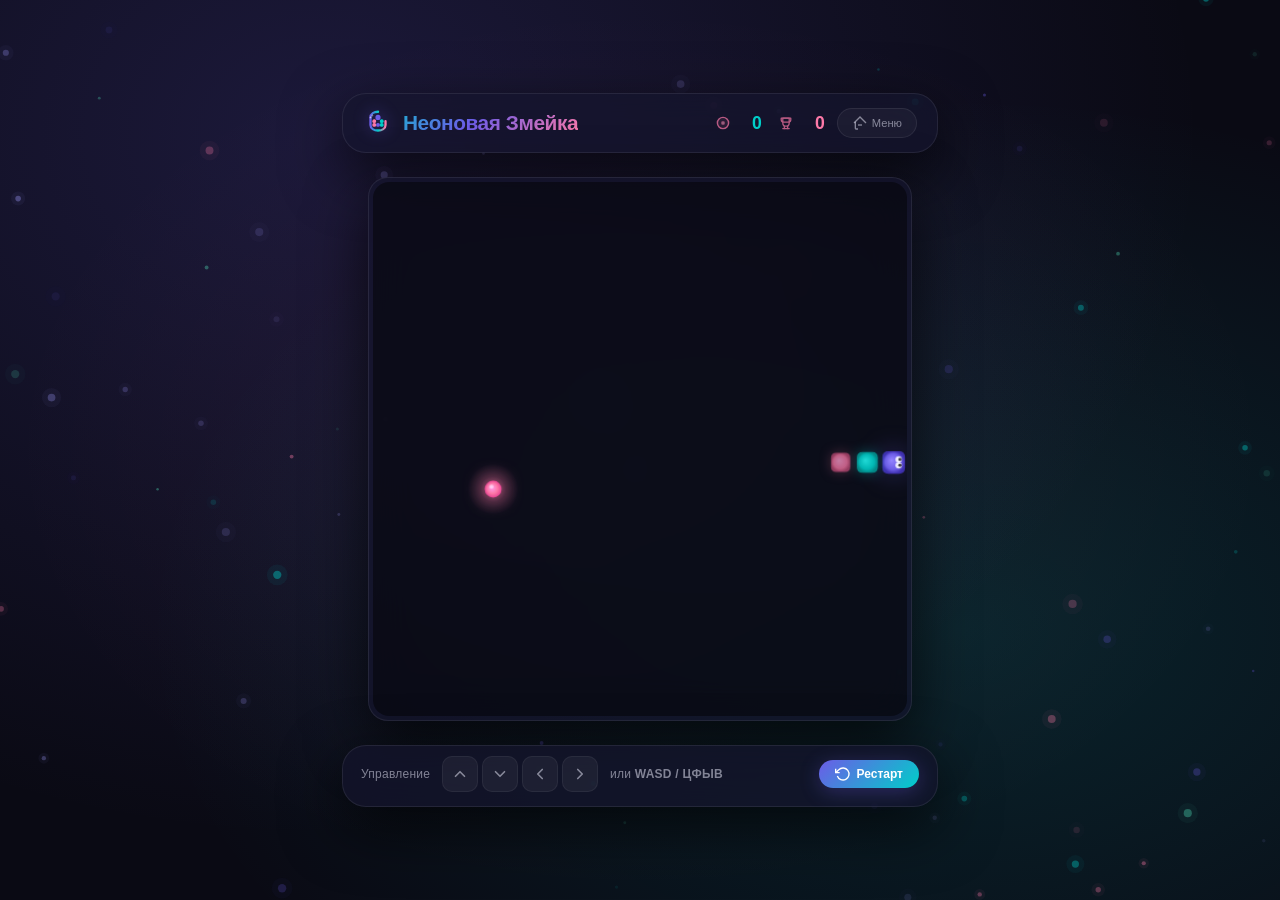
<file: PortalGames/snake-game.html>
<!DOCTYPE html>
<html lang="ru">
<head>
    <meta charset="UTF-8" />
    <meta name="viewport" content="width=device-width, initial-scale=1.0, maximum-scale=1.0, user-scalable=no" />
    <title>Неоновая Змейка · Профиль + Достижения</title>
    <style>
        *,
        *::before,
        *::after {
            box-sizing: border-box;
            margin: 0;
            padding: 0;
        }
        :root {
            --bg: #0a0a14;
            --surface: #14142b;
            --accent: #6c5ce7;
            --accent2: #00cec9;
            --accent3: #fd79a8;
            --glass: rgba(20, 20, 45, 0.7);
            --border: rgba(255, 255, 255, 0.08);
            --radius: 24px;
            --text: #e0e0f0;
            --text-dim: rgba(224, 224, 240, 0.55);
            --shadow: 0 20px 60px rgba(0, 0, 0, 0.7);
            --transition: 0.35s cubic-bezier(0.22, 1, 0.36, 1);
        }
        html,
        body {
            height: 100%;
            overflow: hidden;
            font-family: 'Segoe UI', 'Inter', -apple-system, sans-serif;
            background: var(--bg);
            color: var(--text);
            user-select: none;
            touch-action: none;
        }
        body {
            display: flex;
            align-items: center;
            justify-content: center;
            background-image:
                radial-gradient(ellipse at 25% 15%, rgba(108, 92, 231, 0.18) 0%, transparent 65%),
                radial-gradient(ellipse at 75% 70%, rgba(0, 206, 201, 0.13) 0%, transparent 60%),
                radial-gradient(ellipse at 50% 50%, rgba(253, 121, 168, 0.06) 0%, transparent 70%);
        }

        #bg-particles {
            position: fixed;
            top: 0;
            left: 0;
            width: 100%;
            height: 100%;
            z-index: 0;
            pointer-events: none;
        }

        .game-wrapper {
            position: relative;
            z-index: 1;
            display: flex;
            flex-direction: column;
            align-items: center;
            gap: 16px;
            padding: 12px;
            width: 100%;
            max-width: 620px;
            height: 100vh;
            max-height: 840px;
            justify-content: center;
        }

        .card {
            background: var(--glass);
            backdrop-filter: blur(20px);
            -webkit-backdrop-filter: blur(20px);
            border: 1px solid var(--border);
            border-radius: var(--radius);
            box-shadow: var(--shadow);
            transition: transform var(--transition), box-shadow var(--transition);
            width: 100%;
        }
        .card:hover {
            transform: translateY(-4px) scale(1.01);
            box-shadow: 0 24px 70px rgba(108, 92, 231, 0.25);
        }

        .header {
            display: flex;
            align-items: center;
            justify-content: space-between;
            padding: 14px 20px;
            gap: 10px;
            flex-wrap: wrap;
        }
        .logo {
            display: flex;
            align-items: center;
            gap: 10px;
            font-weight: 700;
            font-size: 1.3rem;
            letter-spacing: -0.02em;
            background: linear-gradient(135deg, var(--accent2), var(--accent), var(--accent3));
            -webkit-background-clip: text;
            -webkit-text-fill-color: transparent;
            background-clip: text;
        }
        .logo svg {
            width: 30px;
            height: 30px;
            flex-shrink: 0;
            filter: drop-shadow(0 0 8px rgba(108, 92, 231, 0.4));
        }
        .header-actions {
            display: flex;
            align-items: center;
            gap: 12px;
        }
        .score-wrap {
            display: flex;
            align-items: center;
            gap: 16px;
            font-size: 0.85rem;
            font-weight: 500;
        }
        .score-item {
            display: flex;
            align-items: center;
            gap: 5px;
            color: var(--text-dim);
        }
        .score-item span {
            color: var(--text);
            font-weight: 600;
            min-width: 26px;
            text-align: right;
        }
        .score-item .num {
            color: var(--accent2);
            font-size: 1.1rem;
        }
        .score-item .num.high {
            color: var(--accent3);
        }
        .score-item svg {
            width: 16px;
            height: 16px;
            opacity: 0.7;
        }

        .btn-menu {
            display: flex;
            align-items: center;
            gap: 4px;
            padding: 6px 14px;
            border-radius: 40px;
            border: 1px solid var(--border);
            background: rgba(255, 255, 255, 0.04);
            color: var(--text-dim);
            font-size: 0.7rem;
            font-weight: 500;
            text-decoration: none;
            transition: all var(--transition);
            cursor: pointer;
            font-family: inherit;
        }
        .btn-menu:hover {
            background: rgba(108, 92, 231, 0.15);
            border-color: var(--accent);
            color: #fff;
            transform: scale(1.05);
        }
        .btn-menu svg {
            width: 16px;
            height: 16px;
            stroke: currentColor;
            stroke-width: 2;
            fill: none;
        }

        .canvas-wrap {
            position: relative;
            padding: 8px;
            aspect-ratio: 1 / 1;
            width: 100%;
            max-width: 560px;
            margin: 0 auto;
        }
        .canvas-wrap .card {
            width: 100%;
            height: 100%;
            padding: 4px;
            border-radius: 20px;
            overflow: hidden;
        }
        #gameCanvas {
            display: block;
            width: 100% !important;
            height: 100% !important;
            border-radius: 16px;
            background: rgba(0, 0, 0, 0.45);
            image-rendering: auto;
            touch-action: none;
            cursor: pointer;
        }

        .controls {
            display: flex;
            align-items: center;
            justify-content: space-between;
            padding: 10px 18px 14px;
            gap: 10px;
            flex-wrap: wrap;
        }
        .controls .hint {
            display: flex;
            align-items: center;
            gap: 12px;
            font-size: 0.75rem;
            color: var(--text-dim);
            letter-spacing: 0.02em;
            flex-wrap: wrap;
        }
        .key-group {
            display: flex;
            gap: 4px;
        }
        .key-btn {
            display: flex;
            align-items: center;
            justify-content: center;
            width: 36px;
            height: 36px;
            border-radius: 10px;
            background: rgba(255, 255, 255, 0.05);
            border: 1px solid rgba(255, 255, 255, 0.06);
            color: var(--text-dim);
            font-size: 0.6rem;
            font-weight: 600;
            transition: all var(--transition);
            cursor: pointer;
            touch-action: manipulation;
            -webkit-tap-highlight-color: transparent;
            user-select: none;
        }
        .key-btn:hover {
            background: rgba(108, 92, 231, 0.2);
            border-color: var(--accent);
            color: #fff;
            transform: scale(1.08);
        }
        .key-btn:active {
            transform: scale(0.92);
            background: rgba(108, 92, 231, 0.35);
        }
        .key-btn svg {
            width: 18px;
            height: 18px;
            fill: none;
            stroke: currentColor;
            stroke-width: 2.2;
            stroke-linecap: round;
            stroke-linejoin: round;
            pointer-events: none;
        }
        .btn-restart {
            display: flex;
            align-items: center;
            gap: 6px;
            padding: 6px 16px;
            border-radius: 40px;
            border: none;
            background: linear-gradient(135deg, var(--accent), var(--accent2));
            color: #fff;
            font-weight: 600;
            font-size: 0.75rem;
            cursor: pointer;
            transition: transform var(--transition), box-shadow var(--transition);
            box-shadow: 0 4px 20px rgba(108, 92, 231, 0.3);
            font-family: inherit;
            touch-action: manipulation;
        }
        .btn-restart:hover {
            transform: scale(1.05);
            box-shadow: 0 6px 30px rgba(108, 92, 231, 0.5);
        }
        .btn-restart:active {
            transform: scale(0.95);
        }
        .btn-restart svg {
            width: 16px;
            height: 16px;
            stroke: currentColor;
            stroke-width: 2;
            fill: none;
        }

        #gameOverlay {
            position: absolute;
            inset: 0;
            z-index: 20;
            display: none;
            align-items: center;
            justify-content: center;
            flex-direction: column;
            gap: 14px;
            border-radius: 20px;
            background: rgba(10, 10, 20, 0.6);
            backdrop-filter: blur(12px);
            -webkit-backdrop-filter: blur(12px);
            padding: 30px;
            text-align: center;
            animation: overlayFade 0.6s ease forwards;
        }
        #gameOverlay.show {
            display: flex;
        }
        @keyframes overlayFade {
            0% {
                opacity: 0;
                transform: scale(0.96);
            }
            100% {
                opacity: 1;
                transform: scale(1);
            }
        }
        #gameOverlay .title {
            font-size: 2rem;
            font-weight: 800;
            background: linear-gradient(135deg, var(--accent3), var(--accent));
            -webkit-background-clip: text;
            -webkit-text-fill-color: transparent;
            background-clip: text;
            letter-spacing: -0.02em;
        }
        #gameOverlay .sub {
            color: var(--text-dim);
            font-size: 0.95rem;
            max-width: 280px;
            line-height: 1.5;
        }
        #gameOverlay .final-score {
            font-size: 2.8rem;
            font-weight: 700;
            color: var(--accent2);
            text-shadow: 0 0 40px rgba(0, 206, 201, 0.25);
        }
        #gameOverlay .final-score small {
            font-size: 0.9rem;
            font-weight: 400;
            color: var(--text-dim);
        }
        .btn-play {
            display: flex;
            align-items: center;
            gap: 8px;
            padding: 10px 30px;
            border-radius: 40px;
            border: none;
            background: linear-gradient(135deg, var(--accent2), var(--accent));
            color: #fff;
            font-weight: 700;
            font-size: 0.95rem;
            cursor: pointer;
            transition: transform var(--transition), box-shadow var(--transition);
            box-shadow: 0 4px 30px rgba(0, 206, 201, 0.3);
            font-family: inherit;
            margin-top: 4px;
            touch-action: manipulation;
        }
        .btn-play:hover {
            transform: scale(1.06);
            box-shadow: 0 8px 40px rgba(0, 206, 201, 0.5);
        }
        .btn-play:active {
            transform: scale(0.95);
        }
        .btn-play svg {
            width: 20px;
            height: 20px;
            stroke: currentColor;
            stroke-width: 2.5;
            fill: none;
        }

        #shatterCanvas {
            position: absolute;
            inset: 0;
            z-index: 15;
            width: 100%;
            height: 100%;
            border-radius: 20px;
            pointer-events: none;
            display: none;
        }
        #shatterCanvas.active {
            display: block;
        }

        .toast-container {
            position: fixed;
            top: 20px;
            left: 50%;
            transform: translateX(-50%);
            z-index: 100;
            display: flex;
            flex-direction: column;
            align-items: center;
            gap: 10px;
            pointer-events: none;
        }
        .toast {
            background: var(--glass);
            backdrop-filter: blur(20px);
            -webkit-backdrop-filter: blur(20px);
            border: 1px solid var(--accent);
            border-radius: 16px;
            padding: 12px 24px;
            color: #fff;
            font-weight: 600;
            font-size: 0.95rem;
            box-shadow: 0 8px 40px rgba(108, 92, 231, 0.4);
            animation: toastIn 0.5s ease forwards, toastOut 0.5s ease 2.5s forwards;
            pointer-events: none;
            white-space: nowrap;
        }
        .toast .icon {
            margin-right: 8px;
        }
        @keyframes toastIn {
            0% { opacity: 0; transform: translateY(-30px) scale(0.9); }
            100% { opacity: 1; transform: translateY(0) scale(1); }
        }
        @keyframes toastOut {
            0% { opacity: 1; transform: translateY(0) scale(1); }
            100% { opacity: 0; transform: translateY(-30px) scale(0.9); }
        }

        @media (max-width: 500px) {
            .game-wrapper {
                padding: 6px;
                gap: 10px;
                max-height: 100vh;
                justify-content: flex-start;
                padding-top: 6px;
            }
            .header {
                padding: 10px 14px;
                gap: 6px;
            }
            .logo {
                font-size: 1rem;
            }
            .logo svg {
                width: 24px;
                height: 24px;
            }
            .score-wrap {
                font-size: 0.7rem;
                gap: 10px;
            }
            .score-item svg {
                width: 14px;
                height: 14px;
            }
            .btn-menu {
                font-size: 0.6rem;
                padding: 4px 10px;
            }
            .btn-menu svg {
                width: 14px;
                height: 14px;
            }
            .canvas-wrap {
                padding: 4px;
                max-width: 100%;
            }
            .controls {
                padding: 6px 12px 10px;
                flex-direction: column;
                align-items: stretch;
                gap: 6px;
            }
            .controls .hint {
                justify-content: center;
                flex-wrap: wrap;
                font-size: 0.65rem;
                gap: 6px;
            }
            .key-btn {
                width: 32px;
                height: 32px;
                border-radius: 8px;
            }
            .key-btn svg {
                width: 16px;
                height: 16px;
            }
            .btn-restart {
                padding: 5px 12px;
                font-size: 0.65rem;
            }
            .btn-restart svg {
                width: 14px;
                height: 14px;
            }
            #gameOverlay .title {
                font-size: 1.5rem;
            }
            #gameOverlay .final-score {
                font-size: 2rem;
            }
            .btn-play {
                padding: 8px 22px;
                font-size: 0.8rem;
            }
            .toast {
                font-size: 0.8rem;
                padding: 10px 18px;
                white-space: normal;
            }
        }
        @media (max-width: 400px) {
            .header {
                padding: 6px 10px;
            }
            .logo {
                font-size: 0.85rem;
            }
            .score-wrap {
                font-size: 0.6rem;
                gap: 6px;
            }
            .key-btn {
                width: 28px;
                height: 28px;
            }
            .key-btn svg {
                width: 14px;
                height: 14px;
            }
        }
    </style>
</head>
<body>

    <div class="toast-container" id="toastContainer"></div>

    <canvas id="bg-particles"></canvas>

    <div class="game-wrapper">

        <header class="header card">
            <div class="logo">
                <svg viewBox="0 0 32 32" fill="none" xmlns="http://www.w3.org/2000/svg">
                    <path d="M16 4C12 4 8 6 8 10V18C8 22 12 24 16 24C20 24 24 22 24 18V14" stroke="url(#snakeGrad)" stroke-width="2.5" stroke-linecap="round" stroke-linejoin="round"/>
                    <circle cx="16" cy="10" r="2" fill="#6c5ce7" stroke="#6c5ce7" stroke-width="1.5"/>
                    <circle cx="20" cy="14" r="1.5" fill="#00cec9" stroke="#00cec9" stroke-width="1.2"/>
                    <circle cx="12" cy="14" r="1.5" fill="#fd79a8" stroke="#fd79a8" stroke-width="1.2"/>
                    <circle cx="16" cy="18" r="1.5" fill="#6c5ce7" stroke="#6c5ce7" stroke-width="1.2"/>
                    <circle cx="20" cy="18" r="1.5" fill="#00cec9" stroke="#00cec9" stroke-width="1.2"/>
                    <circle cx="12" cy="18" r="1.5" fill="#fd79a8" stroke="#fd79a8" stroke-width="1.2"/>
                    <circle cx="8" cy="10" r="1" fill="#fff" opacity="0.6"/>
                    <circle cx="10" cy="8" r="1" fill="#fff" opacity="0.4"/>
                    <defs>
                        <linearGradient id="snakeGrad" x1="0" y1="0" x2="1" y2="0">
                            <stop offset="0%" stop-color="#6c5ce7"/>
                            <stop offset="50%" stop-color="#00cec9"/>
                            <stop offset="100%" stop-color="#fd79a8"/>
                        </linearGradient>
                    </defs>
                </svg>
                <span>Неоновая Змейка</span>
            </div>
            <div class="header-actions">
                <div class="score-wrap">
                    <div class="score-item">
                        <svg viewBox="0 0 20 20" fill="none">
                            <circle cx="10" cy="10" r="7" stroke="#fd79a8" stroke-width="1.8" fill="rgba(253,121,168,0.12)"/>
                            <circle cx="10" cy="10" r="2.5" fill="#fd79a8" opacity="0.7"/>
                            <circle cx="10" cy="10" r="1" fill="#fff" opacity="0.5"/>
                        </svg>
                        <span class="num" id="scoreDisplay">0</span>
                    </div>
                    <div class="score-item">
                        <svg viewBox="0 0 20 20" fill="none">
                            <path d="M6 4H14V10C14 12.209 12.209 14 10 14C7.791 14 6 12.209 6 10V4Z" stroke="#fd79a8" stroke-width="1.6" stroke-linejoin="round"/>
                            <path d="M4 4H16V6C16 7.657 14.657 9 13 9H7C5.343 9 4 7.657 4 6V4Z" stroke="#fd79a8" stroke-width="1.6" stroke-linejoin="round"/>
                            <path d="M8 14V17" stroke="#fd79a8" stroke-width="1.6" stroke-linecap="round"/>
                            <path d="M12 14V17" stroke="#fd79a8" stroke-width="1.6" stroke-linecap="round"/>
                            <path d="M6 17H14" stroke="#fd79a8" stroke-width="1.6" stroke-linecap="round"/>
                        </svg>
                        <span class="num high" id="highScoreDisplay">0</span>
                    </div>
                </div>
                <a href="index.html" class="btn-menu" id="menuBtn">
                    <svg viewBox="0 0 24 24"><path d="M3 12l9-9 9 9"/><path d="M5 10v10a1 1 0 001 1h3"/><path d="M9 15h6"/></svg>
                    Меню
                </a>
            </div>
        </header>

        <div class="canvas-wrap">
            <div class="card">
                <canvas id="gameCanvas" width="500" height="500"></canvas>
                <canvas id="shatterCanvas" width="500" height="500"></canvas>
                <div id="gameOverlay">
                    <div class="title">💥 Игра окончена</div>
                    <div class="final-score" id="finalScore">0 <small>очков</small></div>
                    <div class="sub">Ваша змейка разбилась на осколки...</div>
                    <button class="btn-play" id="playAgainBtn">
                        <svg viewBox="0 0 24 24"><polygon points="5,3 19,12 5,21 5,3"/></svg>
                        Играть снова
                    </button>
                </div>
            </div>
        </div>

        <div class="controls card">
            <div class="hint">
                <span>Управление</span>
                <div class="key-group" id="arrowKeys">
                    <button class="key-btn" data-dx="0" data-dy="-1" aria-label="Вверх">
                        <svg viewBox="0 0 24 24"><polyline points="18,15 12,9 6,15"/></svg>
                    </button>
                    <button class="key-btn" data-dx="0" data-dy="1" aria-label="Вниз">
                        <svg viewBox="0 0 24 24"><polyline points="6,9 12,15 18,9"/></svg>
                    </button>
                    <button class="key-btn" data-dx="-1" data-dy="0" aria-label="Влево">
                        <svg viewBox="0 0 24 24"><polyline points="15,18 9,12 15,6"/></svg>
                    </button>
                    <button class="key-btn" data-dx="1" data-dy="0" aria-label="Вправо">
                        <svg viewBox="0 0 24 24"><polyline points="9,6 15,12 9,18"/></svg>
                    </button>
                </div>
                <span>или <strong>WASD / ЦФЫВ</strong></span>
            </div>
            <button class="btn-restart" id="restartBtn">
                <svg viewBox="0 0 24 24"><path d="M1 4v6h6"/><path d="M3.51 15a9 9 0 1 0 2.13-9.36L1 10"/></svg>
                Рестарт
            </button>
        </div>
    </div>

    <script>

        let profile = JSON.parse(localStorage.getItem('gamehub_profile')) || {
            nickname: 'Игрок',
            avatar: 'data:image/svg+xml,%3Csvg xmlns=%22http://www.w3.org/2000/svg%22 viewBox=%220 0 100 100%22%3E%3Ccircle cx=%2250%22 cy=%2240%22 r=%2230%22 fill=%22%23f39c12%22/%3E%3Ccircle cx=%2235%22 cy=%2235%22 r=%224%22 fill=%22%232c3e50%22/%3E%3Ccircle cx=%2265%22 cy=%2235%22 r=%224%22 fill=%22%232c3e50%22/%3E%3Cpath d=%22M40 50 Q50 60 60 50%22 stroke=%22%232c3e50%22 stroke-width=%223%22 fill=%22none%22/%3E%3C/svg%3E'
        };

        const ACHIEVEMENTS = {
            SNAKE_FIRST: 'snake_first',
            SNAKE_MASTER: 'snake_master'
        };

        let unlockedAchievements = JSON.parse(localStorage.getItem('gamehub_achievements') || '[]');
        let totalTime = parseInt(localStorage.getItem('gamehub_totalTime') || '0');
        let sessionStartTime = Date.now();
        let timeUpdateInterval = null;

        function saveTotalTime() {
            if (sessionStartTime) {
                const elapsed = Math.floor((Date.now() - sessionStartTime) / 1000);
                if (elapsed > 0) {
                    totalTime += elapsed;
                    localStorage.setItem('gamehub_totalTime', String(totalTime));
                    sessionStartTime = Date.now();
                }
            }
        }

        function startTimeSaver() {
            if (timeUpdateInterval) clearInterval(timeUpdateInterval);
            timeUpdateInterval = setInterval(() => {
                if (sessionStartTime) {
                    const elapsed = Math.floor((Date.now() - sessionStartTime) / 1000);
                    if (elapsed > 0) {
                        totalTime += elapsed;
                        localStorage.setItem('gamehub_totalTime', String(totalTime));
                        sessionStartTime = Date.now();
                    }
                }
            }, 5000);
        }

        function unlockAchievement(achId) {
            if (unlockedAchievements.includes(achId)) return false;
            unlockedAchievements.push(achId);
            localStorage.setItem('gamehub_achievements', JSON.stringify(unlockedAchievements));
            let name = '';
            let icon = '';
            if (achId === ACHIEVEMENTS.SNAKE_FIRST) {
                name = 'Змеиный укус';
                icon = '🐍';
            } else if (achId === ACHIEVEMENTS.SNAKE_MASTER) {
                name = 'Удав';
                icon = '👑';
            }
            showToast(`${icon} Достижение разблокировано: ${name}!`);
            return true;
        }

        function showToast(message) {
            const container = document.getElementById('toastContainer');
            const toast = document.createElement('div');
            toast.className = 'toast';
            toast.textContent = message;
            container.appendChild(toast);
            setTimeout(() => {
                if (toast.parentNode) toast.remove();
            }, 3000);
        }

        window.addEventListener('beforeunload', () => {
            saveTotalTime();
            if (timeUpdateInterval) clearInterval(timeUpdateInterval);
        });

        document.getElementById('menuBtn').addEventListener('click', (e) => {
            e.preventDefault();
            saveTotalTime();
            if (timeUpdateInterval) clearInterval(timeUpdateInterval);
            document.body.style.transition = 'opacity 0.4s ease';
            document.body.style.opacity = '0';
            setTimeout(() => {
                window.location.href = 'index.html';
            }, 400);
        });

        const bgCanvas = document.getElementById('bg-particles');
        const bgCtx = bgCanvas.getContext('2d');
        let bgW, bgH;
        const bgParticles = [];

        function resizeBg() {
            bgW = window.innerWidth;
            bgH = window.innerHeight;
            bgCanvas.width = bgW;
            bgCanvas.height = bgH;
        }
        window.addEventListener('resize', resizeBg);
        resizeBg();

        class BgParticle {
            constructor() { this.reset(true); }
            reset(init) {
                this.x = Math.random() * bgW;
                this.y = Math.random() * bgH;
                this.size = Math.random() * 3 + 1.2;
                this.speedX = (Math.random() - 0.5) * 0.25;
                this.speedY = (Math.random() - 0.5) * 0.25 - 0.05;
                this.opacity = Math.random() * 0.4 + 0.08;
                const colors = ['#6c5ce7', '#00cec9', '#fd79a8', '#a29bfe', '#55efc4'];
                this.color = colors[Math.floor(Math.random() * colors.length)];
                this.life = Math.random() * 200 + 150;
                this.maxLife = this.life;
                if (!init) {
                    this.x = Math.random() * bgW;
                    this.y = -5;
                }
            }
            update() {
                this.x += this.speedX;
                this.y += this.speedY;
                this.life--;
                if (this.life <= 0 || this.y > bgH + 20 || this.x < -20 || this.x > bgW + 20) {
                    this.reset(false);
                }
            }
            draw(ctx) {
                const alpha = this.opacity * (this.life / this.maxLife);
                ctx.beginPath();
                ctx.arc(this.x, this.y, this.size, 0, Math.PI * 2);
                ctx.fillStyle = this.color;
                ctx.globalAlpha = alpha;
                ctx.fill();
                ctx.globalAlpha = 1;
                if (this.size > 2) {
                    ctx.beginPath();
                    ctx.arc(this.x, this.y, this.size * 2.5, 0, Math.PI * 2);
                    ctx.fillStyle = this.color;
                    ctx.globalAlpha = alpha * 0.15;
                    ctx.fill();
                    ctx.globalAlpha = 1;
                }
            }
        }

        for (let i = 0; i < 85; i++) {
            bgParticles.push(new BgParticle());
        }

        function animateBg() {
            bgCtx.clearRect(0, 0, bgW, bgH);
            for (const p of bgParticles) {
                p.update();
                p.draw(bgCtx);
            }
            requestAnimationFrame(animateBg);
        }
        animateBg();

        const canvas = document.getElementById('gameCanvas');
        const ctx = canvas.getContext('2d');
        const shatterCanvas = document.getElementById('shatterCanvas');
        const shatterCtx = shatterCanvas.getContext('2d');

        const CANVAS_SIZE = 500;
        const GRID_SIZE = 20;
        const CELL_SIZE = CANVAS_SIZE / GRID_SIZE;

        canvas.width = CANVAS_SIZE;
        canvas.height = CANVAS_SIZE;
        shatterCanvas.width = CANVAS_SIZE;
        shatterCanvas.height = CANVAS_SIZE;

        const scoreDisplay = document.getElementById('scoreDisplay');
        const highScoreDisplay = document.getElementById('highScoreDisplay');
        const finalScoreEl = document.getElementById('finalScore');
        const gameOverlay = document.getElementById('gameOverlay');
        const playAgainBtn = document.getElementById('playAgainBtn');
        const restartBtn = document.getElementById('restartBtn');

        let snake = [];
        let food = { x: 10, y: 10 };
        let direction = { dx: 1, dy: 0 };
        let nextDirection = { dx: 1, dy: 0 };
        let score = 0;
        let highScore = parseInt(localStorage.getItem('neonSnakeHigh')) || 0;
        let gameRunning = true;
        let isGameOver = false;
        let shatterActive = false;

        let headHistory = [];
        const MAX_HISTORY = 200;

        let stepInterval = 130;
        let baseSpeed = 130;
        let lastTimestamp = 0;
        let accumulator = 0;
        let animationId = null;

        let achievementNotifiedFirst = false;
        let achievementNotifiedMaster = false;

        function spawnFood() {
            const maxAttempts = 1000;
            for (let i = 0; i < maxAttempts; i++) {
                const fx = Math.floor(Math.random() * GRID_SIZE);
                const fy = Math.floor(Math.random() * GRID_SIZE);
                if (!snake.some(s => s.x === fx && s.y === fy)) {
                    food = { x: fx, y: fy };
                    return;
                }
            }
            for (let y = 0; y < GRID_SIZE; y++) {
                for (let x = 0; x < GRID_SIZE; x++) {
                    if (!snake.some(s => s.x === x && s.y === y)) {
                        food = { x, y };
                        return;
                    }
                }
            }
            gameOver(false);
        }

        function checkAchievements() {
            if (score >= 30 && !achievementNotifiedFirst) {
                const unlocked = unlockAchievement(ACHIEVEMENTS.SNAKE_FIRST);
                if (unlocked) achievementNotifiedFirst = true;
            }
            if (score >= 150 && !achievementNotifiedMaster) {
                const unlocked = unlockAchievement(ACHIEVEMENTS.SNAKE_MASTER);
                if (unlocked) achievementNotifiedMaster = true;
            }
        }

        function initGame() {
            const mid = Math.floor(GRID_SIZE / 2);
            snake = [
                { x: mid, y: mid },
                { x: mid - 1, y: mid },
                { x: mid - 2, y: mid }
            ];
            direction = { dx: 1, dy: 0 };
            nextDirection = { dx: 1, dy: 0 };
            score = 0;
            stepInterval = baseSpeed;
            isGameOver = false;
            shatterActive = false;
            gameRunning = true;
            achievementNotifiedFirst = unlockedAchievements.includes(ACHIEVEMENTS.SNAKE_FIRST);
            achievementNotifiedMaster = unlockedAchievements.includes(ACHIEVEMENTS.SNAKE_MASTER);
            scoreDisplay.textContent = '0';
            gameOverlay.classList.remove('show');
            gameOverlay.style.display = 'none';
            shatterCanvas.classList.remove('active');
            shatterCtx.clearRect(0, 0, CANVAS_SIZE, CANVAS_SIZE);

            const head = snake[0];
            headHistory = [];
            for (let i = 0; i < 20; i++) {
                headHistory.push({
                    x: head.x * CELL_SIZE + CELL_SIZE / 2,
                    y: head.y * CELL_SIZE + CELL_SIZE / 2
                });
            }
            spawnFood();
            accumulator = 0;
            lastTimestamp = performance.now();
            if (animationId) cancelAnimationFrame(animationId);
            gameLoop(performance.now());

            if (timeUpdateInterval) clearInterval(timeUpdateInterval);
            sessionStartTime = Date.now();
            startTimeSaver();
        }

        function updateGame() {
            if (!gameRunning || isGameOver || shatterActive) return;

            if ((nextDirection.dx !== 0 || nextDirection.dy !== 0) &&
                (nextDirection.dx !== -direction.dx || nextDirection.dy !== -direction.dy)) {
                direction = { dx: nextDirection.dx, dy: nextDirection.dy };
            }

            const head = snake[0];
            const newHead = {
                x: head.x + direction.dx,
                y: head.y + direction.dy
            };

            if (newHead.x < 0 || newHead.x >= GRID_SIZE || newHead.y < 0 || newHead.y >= GRID_SIZE) {
                gameOver(false);
                return;
            }

            const ate = (newHead.x === food.x && newHead.y === food.y);

            let newSnake = [newHead, ...snake];
            if (!ate) {
                newSnake.pop();
            }

            const headCollision = newSnake.slice(1).some(seg => seg.x === newHead.x && seg.y === newHead.y);
            if (headCollision) {
                gameOver(false);
                return;
            }

            snake = newSnake;

            const headPixel = {
                x: newHead.x * CELL_SIZE + CELL_SIZE / 2,
                y: newHead.y * CELL_SIZE + CELL_SIZE / 2
            };
            headHistory.push(headPixel);
            const needed = snake.length + 2;
            while (headHistory.length > needed) {
                headHistory.shift();
            }

            if (ate) {
                score++;
                scoreDisplay.textContent = score;
                if (score > highScore) {
                    highScore = score;
                    localStorage.setItem('neonSnakeHigh', String(highScore));
                    highScoreDisplay.textContent = highScore;
                }
                checkAchievements();
                spawnFood();
                updateSpeed();
            }
        }

        function updateSpeed() {
            const newSpeed = Math.max(60, baseSpeed - Math.floor(score / 5) * 4);
            if (newSpeed !== stepInterval) {
                stepInterval = newSpeed;
            }
        }

        function draw(progress) {
            ctx.clearRect(0, 0, CANVAS_SIZE, CANVAS_SIZE);

            // Food
            const fx = food.x * CELL_SIZE + CELL_SIZE / 2;
            const fy = food.y * CELL_SIZE + CELL_SIZE / 2;
            const pulse = 1 + 0.12 * Math.sin(performance.now() / 300);
            const fr = (CELL_SIZE / 2) * 0.7 * pulse;

            const grad = ctx.createRadialGradient(fx, fy, 0, fx, fy, fr * 3);
            grad.addColorStop(0, 'rgba(253,121,168,0.5)');
            grad.addColorStop(0.5, 'rgba(253,121,168,0.15)');
            grad.addColorStop(1, 'rgba(253,121,168,0)');
            ctx.fillStyle = grad;
            ctx.beginPath();
            ctx.arc(fx, fy, fr * 3, 0, Math.PI * 2);
            ctx.fill();

            ctx.shadowColor = '#fd79a8';
            ctx.shadowBlur = 20;
            ctx.beginPath();
            ctx.arc(fx, fy, fr, 0, Math.PI * 2);
            const foodGrad = ctx.createRadialGradient(fx - fr * 0.2, fy - fr * 0.2, 0, fx, fy, fr);
            foodGrad.addColorStop(0, '#ff9ff3');
            foodGrad.addColorStop(0.6, '#fd79a8');
            foodGrad.addColorStop(1, '#e84393');
            ctx.fillStyle = foodGrad;
            ctx.fill();
            ctx.shadowBlur = 0;
            ctx.beginPath();
            ctx.arc(fx - fr * 0.2, fy - fr * 0.3, fr * 0.25, 0, Math.PI * 2);
            ctx.fillStyle = 'rgba(255,255,255,0.5)';
            ctx.fill();

            const len = snake.length;
            if (len === 0) return;

            const hist = headHistory;
            const histLen = hist.length;

            for (let i = 0; i < len; i++) {
                const idx = histLen - 1 - i;
                let pos;
                if (idx >= 0 && idx + 1 < histLen) {
                    const p0 = hist[idx];
                    const p1 = hist[idx + 1];
                    pos = {
                        x: p0.x + (p1.x - p0.x) * progress,
                        y: p0.y + (p1.y - p0.y) * progress
                    };
                } else if (idx >= 0 && idx < histLen) {
                    pos = hist[idx];
                } else {
                    pos = hist[histLen - 1] || { x: snake[0].x * CELL_SIZE + CELL_SIZE / 2, y: snake[0].y * CELL_SIZE +
                            CELL_SIZE / 2 };
                }

                const cx = pos.x;
                const cy = pos.y;
                const t = len > 1 ? i / (len - 1) : 0;
                const size = CELL_SIZE * 0.85 * (1 - t * 0.15);

                const r1 = 108,
                    g1 = 92,
                    b1 = 231;
                const r2 = 0,
                    g2 = 206,
                    b2 = 201;
                const r3 = 253,
                    g3 = 121,
                    b3 = 168;
                let r, g, b;
                if (t < 0.5) {
                    const u = t / 0.5;
                    r = r1 + (r2 - r1) * u;
                    g = g1 + (g2 - g1) * u;
                    b = b1 + (b2 - b1) * u;
                } else {
                    const u = (t - 0.5) / 0.5;
                    r = r2 + (r3 - r2) * u;
                    g = g2 + (g3 - g2) * u;
                    b = b2 + (b3 - b2) * u;
                }

                const alpha = 0.7 + 0.3 * (1 - t);
                ctx.shadowColor = `rgba(${r|0},${g|0},${b|0},0.4)`;
                ctx.shadowBlur = i === 0 ? 25 : 12;

                const half = size / 2;
                const radius = size * 0.28;
                const x = cx - half;
                const y = cy - half;

                ctx.beginPath();
                ctx.moveTo(x + radius, y);
                ctx.lineTo(x + size - radius, y);
                ctx.quadraticCurveTo(x + size, y, x + size, y + radius);
                ctx.lineTo(x + size, y + size - radius);
                ctx.quadraticCurveTo(x + size, y + size, x + size - radius, y + size);
                ctx.lineTo(x + radius, y + size);
                ctx.quadraticCurveTo(x, y + size, x, y + size - radius);
                ctx.lineTo(x, y + radius);
                ctx.quadraticCurveTo(x, y, x + radius, y);
                ctx.closePath();

                const segGrad = ctx.createRadialGradient(cx - half * 0.2, cy - half * 0.2, 0, cx, cy, half);
                segGrad.addColorStop(0, `rgba(${Math.min(255,r+40)},${Math.min(255,g+40)},${Math.min(255,b+40)},${alpha})`);
                segGrad.addColorStop(0.7, `rgba(${r|0},${g|0},${b|0},${alpha})`);
                segGrad.addColorStop(1, `rgba(${Math.max(0,r-40)|0},${Math.max(0,g-40)|0},${Math.max(0,b-40)|0},${alpha*0.9})`);
                ctx.fillStyle = segGrad;
                ctx.fill();
                ctx.shadowBlur = 0;

                if (i === 0) {
                    const eyeSize = size * 0.14;
                    let ex1, ey1, ex2, ey2;
                    const offset = size * 0.22;
                    const d = direction;
                    if (d.dx === 1) {
                        ex1 = cx + offset;
                        ey1 = cy - offset * 0.6;
                        ex2 = cx + offset;
                        ey2 = cy + offset * 0.6;
                    } else if (d.dx === -1) {
                        ex1 = cx - offset;
                        ey1 = cy - offset * 0.6;
                        ex2 = cx - offset;
                        ey2 = cy + offset * 0.6;
                    } else if (d.dy === -1) {
                        ex1 = cx - offset * 0.6;
                        ey1 = cy - offset;
                        ex2 = cx + offset * 0.6;
                        ey2 = cy - offset;
                    } else {
                        ex1 = cx - offset * 0.6;
                        ey1 = cy + offset;
                        ex2 = cx + offset * 0.6;
                        ey2 = cy + offset;
                    }
                    ctx.fillStyle = 'rgba(255,255,255,0.9)';
                    ctx.beginPath();
                    ctx.arc(ex1, ey1, eyeSize, 0, Math.PI * 2);
                    ctx.fill();
                    ctx.beginPath();
                    ctx.arc(ex2, ey2, eyeSize, 0, Math.PI * 2);
                    ctx.fill();
                    ctx.fillStyle = 'rgba(10,10,20,0.8)';
                    ctx.beginPath();
                    ctx.arc(ex1 + d.dx * eyeSize * 0.4, ey1 + d.dy * eyeSize * 0.4, eyeSize * 0.5, 0, Math.PI * 2);
                    ctx.fill();
                    ctx.beginPath();
                    ctx.arc(ex2 + d.dx * eyeSize * 0.4, ey2 + d.dy * eyeSize * 0.4, eyeSize * 0.5, 0, Math.PI * 2);
                    ctx.fill();
                }
            }
        }

        function gameLoop(timestamp) {
            if (!gameRunning && !isGameOver) {
                animationId = requestAnimationFrame(gameLoop);
                return;
            }

            const delta = timestamp - lastTimestamp;
            lastTimestamp = timestamp;

            if (!isGameOver && !shatterActive) {
                accumulator += delta;
                while (accumulator >= stepInterval) {
                    updateGame();
                    accumulator -= stepInterval;
                    if (isGameOver) break;
                }
                const progress = Math.min(accumulator / stepInterval, 1);
                draw(progress);
            } else {
                draw(0);
            }

            animationId = requestAnimationFrame(gameLoop);
        }

        function gameOver(win = false) {
            if (isGameOver) return;
            isGameOver = true;
            gameRunning = false;

            if (score > highScore) {
                highScore = score;
                localStorage.setItem('neonSnakeHigh', String(highScore));
                highScoreDisplay.textContent = highScore;
            }

            saveTotalTime();

            finalScoreEl.innerHTML = `${score} <small>очков</small>`;
            triggerShatter(() => {
                gameOverlay.style.display = 'flex';
                void gameOverlay.offsetWidth;
                gameOverlay.classList.add('show');
            });
        }

        let shatterParticles = [];
        let shatterAnimId = null;

        function triggerShatter(callback) {
            if (shatterActive) return;
            shatterActive = true;
            shatterCanvas.classList.add('active');
            shatterCtx.clearRect(0, 0, CANVAS_SIZE, CANVAS_SIZE);

            const particles = [];
            const colors = ['#6c5ce7', '#00cec9', '#fd79a8', '#a29bfe', '#55efc4', '#ffeaa7', '#fab1a0', '#74b9ff'];

            const len = snake.length;
            const hist = headHistory;
            const histLen = hist.length;
            for (let i = 0; i < len; i++) {
                const idx = histLen - 1 - i;
                let pos;
                if (idx >= 0 && idx < histLen) {
                    pos = hist[idx];
                } else {
                    pos = hist[histLen - 1] || { x: snake[0].x * CELL_SIZE + CELL_SIZE / 2, y: snake[0].y * CELL_SIZE +
                            CELL_SIZE / 2 };
                }
                const cx = pos.x;
                const cy = pos.y;
                const count = 6 + Math.floor(Math.random() * 8);
                for (let j = 0; j < count; j++) {
                    const angle = Math.random() * Math.PI * 2;
                    const speed = 2 + Math.random() * 8;
                    const size = 3 + Math.random() * 10;
                    const color = colors[Math.floor(Math.random() * colors.length)];
                    particles.push({
                        x: cx + (Math.random() - 0.5) * CELL_SIZE * 0.5,
                        y: cy + (Math.random() - 0.5) * CELL_SIZE * 0.5,
                        vx: Math.cos(angle) * speed * (0.5 + Math.random() * 0.8),
                        vy: Math.sin(angle) * speed * (0.5 + Math.random() * 0.8) - 1.5,
                        size: size,
                        color: color,
                        life: 1,
                        decay: 0.006 + Math.random() * 0.012,
                        gravity: 0.08,
                        rotation: (Math.random() - 0.5) * 0.2,
                        rotSpeed: (Math.random() - 0.5) * 0.15,
                    });
                }
            }
            for (let i = 0; i < 50; i++) {
                const angle = Math.random() * Math.PI * 2;
                const speed = 3 + Math.random() * 12;
                const color = colors[Math.floor(Math.random() * colors.length)];
                particles.push({
                    x: 250 + (Math.random() - 0.5) * 80,
                    y: 250 + (Math.random() - 0.5) * 80,
                    vx: Math.cos(angle) * speed * (0.3 + Math.random() * 0.7),
                    vy: Math.sin(angle) * speed * (0.3 + Math.random() * 0.7) - 2,
                    size: 2 + Math.random() * 8,
                    color: color,
                    life: 1,
                    decay: 0.004 + Math.random() * 0.01,
                    gravity: 0.06,
                    rotation: (Math.random() - 0.5) * 0.25,
                    rotSpeed: (Math.random() - 0.5) * 0.2,
                });
            }

            shatterParticles = particles;
            const startTime = performance.now();

            function animateShatter(time) {
                const dt = Math.min((time - startTime) / 1000, 0.05);
                shatterCtx.clearRect(0, 0, CANVAS_SIZE, CANVAS_SIZE);

                let alive = false;
                for (const p of shatterParticles) {
                    p.x += p.vx * dt * 60;
                    p.y += p.vy * dt * 60;
                    p.vy += p.gravity * dt * 60;
                    p.vx *= 0.995;
                    p.vy *= 0.995;
                    p.life -= p.decay * dt * 60;
                    p.rotation += p.rotSpeed * dt * 60;
                    if (p.life > 0) alive = true;

                    const alpha = Math.max(0, p.life);
                    const s = p.size * (0.3 + 0.7 * alpha);

                    shatterCtx.save();
                    shatterCtx.translate(p.x, p.y);
                    shatterCtx.rotate(p.rotation);
                    shatterCtx.globalAlpha = alpha * 0.9;
                    shatterCtx.shadowColor = p.color;
                    shatterCtx.shadowBlur = 15;

                    const corners = 4 + Math.floor(Math.random() * 2);
                    shatterCtx.beginPath();
                    for (let i = 0; i < corners; i++) {
                        const a = (i / corners) * Math.PI * 2;
                        const r = s * (0.5 + 0.5 * Math.sin(i * 1.7 + p.rotation));
                        const px = Math.cos(a) * r;
                        const py = Math.sin(a) * r;
                        if (i === 0) shatterCtx.moveTo(px, py);
                        else shatterCtx.lineTo(px, py);
                    }
                    shatterCtx.closePath();
                    shatterCtx.fillStyle = p.color;
                    shatterCtx.fill();
                    shatterCtx.shadowBlur = 0;
                    shatterCtx.restore();
                }

                if (alive) {
                    shatterAnimId = requestAnimationFrame(animateShatter);
                } else {
                    shatterActive = false;
                    shatterCanvas.classList.remove('active');
                    shatterCtx.clearRect(0, 0, CANVAS_SIZE, CANVAS_SIZE);
                    if (callback) callback();
                }
            }
            if (shatterAnimId) cancelAnimationFrame(shatterAnimId);
            shatterAnimId = requestAnimationFrame(animateShatter);
        }

        function setDirection(dx, dy) {
            if (!gameRunning || isGameOver || shatterActive) return;
            if ((dx !== 0 || dy !== 0) &&
                (dx !== -direction.dx || dy !== -direction.dy)) {
                nextDirection = { dx, dy };
            }
        }

        document.addEventListener('keydown', (e) => {
            const key = e.key;
            e.preventDefault();

            if (key === 'ArrowUp' || key === 'w' || key === 'W' || key === 'ц' || key === 'Ц') {
                setDirection(0, -1);
            } else if (key === 'ArrowDown' || key === 's' || key === 'S' || key === 'ы' || key === 'Ы') {
                setDirection(0, 1);
            } else if (key === 'ArrowLeft' || key === 'a' || key === 'A' || key === 'ф' || key === 'Ф') {
                setDirection(-1, 0);
            } else if (key === 'ArrowRight' || key === 'd' || key === 'D' || key === 'в' || key === 'В') {
                setDirection(1, 0);
            } else if (key === 'r' || key === 'R') {
                if (isGameOver) initGame();
            }
        });

        document.querySelectorAll('.key-btn').forEach(btn => {
            btn.addEventListener('click', (e) => {
                e.preventDefault();
                const dx = parseInt(btn.dataset.dx);
                const dy = parseInt(btn.dataset.dy);
                setDirection(dx, dy);
            });
            btn.addEventListener('touchstart', (e) => {
                e.preventDefault();
                const dx = parseInt(btn.dataset.dx);
                const dy = parseInt(btn.dataset.dy);
                setDirection(dx, dy);
            }, { passive: false });
        });

        let touchStartX = 0,
            touchStartY = 0;
        let isTouching = false;
        canvas.addEventListener('touchstart', (e) => {
            e.preventDefault();
            const t = e.touches[0];
            const rect = canvas.getBoundingClientRect();
            touchStartX = t.clientX - rect.left;
            touchStartY = t.clientY - rect.top;
            isTouching = true;
        }, { passive: false });

        canvas.addEventListener('touchmove', (e) => {
            e.preventDefault();
            if (!isTouching || isGameOver || shatterActive) return;
            const t = e.touches[0];
            const rect = canvas.getBoundingClientRect();
            const x = t.clientX - rect.left;
            const y = t.clientY - rect.top;
            const dx = x - touchStartX;
            const dy = y - touchStartY;
            if (Math.abs(dx) < 10 && Math.abs(dy) < 10) return;
            if (Math.abs(dx) > Math.abs(dy)) {
                setDirection(dx > 0 ? 1 : -1, 0);
            } else {
                setDirection(0, dy > 0 ? 1 : -1);
            }
            touchStartX = x;
            touchStartY = y;
        }, { passive: false });

        canvas.addEventListener('touchend', () => { isTouching = false; }, { passive: true });

        playAgainBtn.addEventListener('click', (e) => {
            e.stopPropagation();
            if (shatterActive) return;
            initGame();
        });
        restartBtn.addEventListener('click', () => {
            if (shatterActive) return;
            initGame();
        });

        highScoreDisplay.textContent = highScore;
        initGame();

        function resizeGameCanvas() {
            const rect = canvas.parentElement.getBoundingClientRect();
            const size = Math.floor(rect.width - 10);
            const dim = Math.min(size, 560);
            canvas.style.width = dim + 'px';
            canvas.style.height = dim + 'px';
            shatterCanvas.style.width = dim + 'px';
            shatterCanvas.style.height = dim + 'px';
        }
        window.addEventListener('resize', resizeGameCanvas);
        resizeGameCanvas();

        console.log('🐍 Неоновая Змейка · Управление: стрелки / WASD / ЦФЫВ / свайп');
        console.log('🏆 Достижения: 30 → "Змеиный укус", 150 → "Удав"');
        console.log('⏱️ Время игры сохраняется в профиль');
    </script>
</body>
</html>
</file>
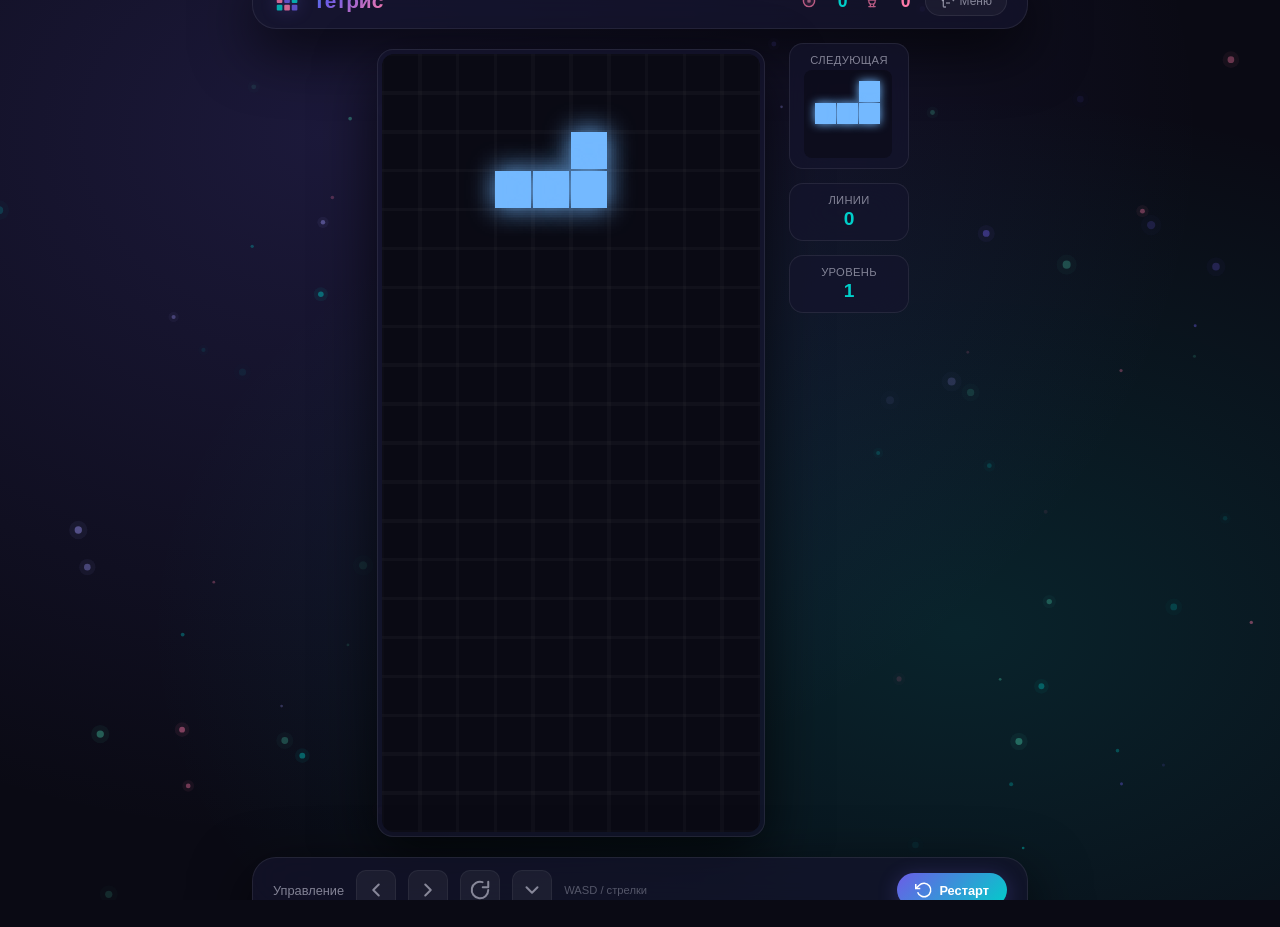
<file: PortalGames/tetris-game.html>
<!DOCTYPE html>
<html lang="ru">
<head>
    <meta charset="UTF-8">
    <meta name="viewport" content="width=device-width, initial-scale=1.0, maximum-scale=1.0, user-scalable=no">
    <title>Неоновый Тетрис</title>
    <style>
        * {
            margin: 0;
            padding: 0;
            box-sizing: border-box;
        }
        :root {
            --bg: #0a0a14;
            --surface: #14142b;
            --accent: #6c5ce7;
            --accent2: #00cec9;
            --accent3: #fd79a8;
            --glass: rgba(20, 20, 45, 0.7);
            --border: rgba(255, 255, 255, 0.08);
            --radius: 24px;
            --text: #e0e0f0;
            --text-dim: rgba(224, 224, 240, 0.55);
        }
        html,
        body {
            height: 100%;
            overflow: hidden;
            font-family: 'Segoe UI', 'Inter', sans-serif;
            background: var(--bg);
            color: var(--text);
            user-select: none;
            touch-action: none;
        }
        body {
            display: flex;
            align-items: center;
            justify-content: center;
            background-image:
                radial-gradient(ellipse at 25% 15%, rgba(108, 92, 231, 0.18) 0%, transparent 65%),
                radial-gradient(ellipse at 75% 70%, rgba(0, 206, 201, 0.13) 0%, transparent 60%);
        }
        #bg-particles {
            position: fixed;
            top: 0;
            left: 0;
            width: 100%;
            height: 100%;
            z-index: 0;
            pointer-events: none;
        }
        .game-wrapper {
            position: relative;
            z-index: 1;
            display: flex;
            flex-direction: column;
            align-items: center;
            gap: 14px;
            padding: 12px;
            width: 100%;
            max-width: 800px;
            height: 100vh;
            max-height: 780px;
            justify-content: center;
        }
        .card {
            background: var(--glass);
            backdrop-filter: blur(20px);
            -webkit-backdrop-filter: blur(20px);
            border: 1px solid var(--border);
            border-radius: var(--radius);
            box-shadow: 0 20px 60px rgba(0, 0, 0, 0.7);
            transition: transform 0.35s ease, box-shadow 0.35s ease;
            width: 100%;
        }
        .card:hover {
            transform: translateY(-4px) scale(1.01);
            box-shadow: 0 24px 70px rgba(108, 92, 231, 0.25);
        }
        .header {
            display: flex;
            align-items: center;
            justify-content: space-between;
            padding: 12px 20px;
            flex-wrap: wrap;
            gap: 8px;
        }
        .logo {
            display: flex;
            align-items: center;
            gap: 10px;
            font-weight: 700;
            font-size: 1.3rem;
            background: linear-gradient(135deg, var(--accent2), var(--accent), var(--accent3));
            -webkit-background-clip: text;
            -webkit-text-fill-color: transparent;
            background-clip: text;
        }
        .logo svg {
            width: 30px;
            height: 30px;
            filter: drop-shadow(0 0 8px rgba(108, 92, 231, 0.4));
        }
        .header-actions {
            display: flex;
            align-items: center;
            gap: 14px;
        }
        .score-wrap {
            display: flex;
            align-items: center;
            gap: 16px;
            font-size: 0.85rem;
            font-weight: 500;
        }
        .score-item {
            display: flex;
            align-items: center;
            gap: 5px;
            color: var(--text-dim);
        }
        .score-item span {
            color: var(--text);
            font-weight: 600;
            min-width: 26px;
            text-align: right;
        }
        .score-item .num {
            color: var(--accent2);
            font-size: 1.1rem;
        }
        .score-item .num.high {
            color: var(--accent3);
        }
        .score-item svg {
            width: 16px;
            height: 16px;
            opacity: 0.7;
        }
        .btn-menu {
            display: flex;
            align-items: center;
            gap: 4px;
            padding: 6px 14px;
            border-radius: 40px;
            border: 1px solid var(--border);
            background: rgba(255, 255, 255, 0.04);
            color: var(--text-dim);
            font-size: 0.75rem;
            font-weight: 500;
            text-decoration: none;
            transition: all 0.35s ease;
            cursor: pointer;
            font-family: inherit;
        }
        .btn-menu:hover {
            background: rgba(108, 92, 231, 0.15);
            border-color: var(--accent);
            color: #fff;
            transform: scale(1.05);
        }
        .btn-menu svg {
            width: 16px;
            height: 16px;
            stroke: currentColor;
            stroke-width: 2;
            fill: none;
        }
        .main-area {
            display: flex;
            flex-direction: row;
            gap: 18px;
            width: 100%;
            justify-content: center;
            align-items: flex-start;
        }
        .canvas-wrap {
            position: relative;
            padding: 6px;
            aspect-ratio: 10 / 20;
            flex: 0 0 auto;
            max-width: 400px;
            width: 100%;
        }
        .canvas-wrap .card {
            padding: 4px;
            border-radius: 16px;
            overflow: hidden;
            height: 100%;
        }
        #gameCanvas {
            display: block;
            width: 100% !important;
            height: 100% !important;
            border-radius: 12px;
            background: #0a0a14;
            touch-action: none;
            cursor: pointer;
            image-rendering: pixelated;
        }
        .sidebar {
            display: flex;
            flex-direction: column;
            gap: 14px;
            flex: 0 0 auto;
            min-width: 120px;
            max-width: 160px;
        }
        .info-card {
            display: flex;
            flex-direction: column;
            padding: 10px 14px;
            background: var(--glass);
            backdrop-filter: blur(20px);
            border-radius: 14px;
            border: 1px solid var(--border);
            font-size: 0.8rem;
            text-align: center;
        }
        .info-card .label {
            color: var(--text-dim);
            font-size: 0.7rem;
            text-transform: uppercase;
            letter-spacing: 0.03em;
        }
        .info-card .value {
            font-weight: 600;
            color: var(--accent2);
            font-size: 1.2rem;
            margin-top: 2px;
        }
        .info-card .value.high {
            color: var(--accent3);
        }
        #nextCanvas {
            display: block;
            width: 100%;
            aspect-ratio: 1/1;
            background: rgba(0,0,0,0.3);
            border-radius: 8px;
            image-rendering: pixelated;
            margin-top: 4px;
        }
        .controls {
            display: flex;
            align-items: center;
            justify-content: space-between;
            padding: 12px 20px 16px;
            flex-wrap: wrap;
            gap: 12px;
        }
        .controls .hint {
            display: flex;
            align-items: center;
            gap: 12px;
            font-size: 0.8rem;
            color: var(--text-dim);
            flex-wrap: wrap;
        }
        .key-btn {
            display: flex;
            align-items: center;
            justify-content: center;
            width: 40px;
            height: 40px;
            border-radius: 10px;
            background: rgba(255, 255, 255, 0.05);
            border: 1px solid rgba(255, 255, 255, 0.06);
            color: var(--text-dim);
            font-size: 0.6rem;
            font-weight: 600;
            transition: all 0.35s ease;
            cursor: pointer;
            touch-action: manipulation;
            -webkit-tap-highlight-color: transparent;
            user-select: none;
        }
        .key-btn:hover {
            background: rgba(108, 92, 231, 0.2);
            border-color: var(--accent);
            color: #fff;
            transform: scale(1.08);
        }
        .key-btn:active {
            transform: scale(0.92);
            background: rgba(108, 92, 231, 0.35);
        }
        .key-btn svg {
            width: 22px;
            height: 22px;
            fill: none;
            stroke: currentColor;
            stroke-width: 2.2;
            stroke-linecap: round;
            stroke-linejoin: round;
            pointer-events: none;
        }
        .btn-restart {
            display: flex;
            align-items: center;
            gap: 6px;
            padding: 8px 18px;
            border-radius: 40px;
            border: none;
            background: linear-gradient(135deg, var(--accent), var(--accent2));
            color: #fff;
            font-weight: 600;
            font-size: 0.8rem;
            cursor: pointer;
            transition: transform 0.35s ease, box-shadow 0.35s ease;
            box-shadow: 0 4px 20px rgba(108, 92, 231, 0.3);
            font-family: inherit;
            touch-action: manipulation;
        }
        .btn-restart:hover {
            transform: scale(1.05);
            box-shadow: 0 6px 30px rgba(108, 92, 231, 0.5);
        }
        .btn-restart:active {
            transform: scale(0.95);
        }
        .btn-restart svg {
            width: 18px;
            height: 18px;
            stroke: currentColor;
            stroke-width: 2;
            fill: none;
        }
        #gameOverlay {
            position: absolute;
            inset: 0;
            z-index: 20;
            display: none;
            align-items: center;
            justify-content: center;
            flex-direction: column;
            gap: 14px;
            border-radius: 16px;
            background: rgba(10, 10, 20, 0.6);
            backdrop-filter: blur(12px);
            -webkit-backdrop-filter: blur(12px);
            padding: 28px;
            text-align: center;
            animation: overlayFade 0.6s ease forwards;
        }
        #gameOverlay.show {
            display: flex;
        }
        @keyframes overlayFade {
            0% { opacity: 0; transform: scale(0.96); }
            100% { opacity: 1; transform: scale(1); }
        }
        #gameOverlay .title {
            font-size: 1.9rem;
            font-weight: 800;
            background: linear-gradient(135deg, var(--accent3), var(--accent));
            -webkit-background-clip: text;
            -webkit-text-fill-color: transparent;
            background-clip: text;
        }
        #gameOverlay .final-score {
            font-size: 2.6rem;
            font-weight: 700;
            color: var(--accent2);
            text-shadow: 0 0 40px rgba(0, 206, 201, 0.25);
        }
        #gameOverlay .final-score small {
            font-size: 0.9rem;
            font-weight: 400;
            color: var(--text-dim);
        }
        .btn-play {
            display: flex;
            align-items: center;
            gap: 8px;
            padding: 12px 32px;
            border-radius: 40px;
            border: none;
            background: linear-gradient(135deg, var(--accent2), var(--accent));
            color: #fff;
            font-weight: 700;
            font-size: 0.95rem;
            cursor: pointer;
            transition: transform 0.35s ease, box-shadow 0.35s ease;
            box-shadow: 0 4px 30px rgba(0, 206, 201, 0.3);
            font-family: inherit;
            touch-action: manipulation;
        }
        .btn-play:hover {
            transform: scale(1.06);
            box-shadow: 0 8px 40px rgba(0, 206, 201, 0.5);
        }
        .btn-play:active {
            transform: scale(0.95);
        }
        .btn-play svg {
            width: 22px;
            height: 22px;
            stroke: currentColor;
            stroke-width: 2.5;
            fill: none;
        }
        .toast-container {
            position: fixed;
            top: 20px;
            left: 50%;
            transform: translateX(-50%);
            z-index: 100;
            display: flex;
            flex-direction: column;
            align-items: center;
            gap: 10px;
            pointer-events: none;
        }
        .toast {
            background: var(--glass);
            backdrop-filter: blur(20px);
            -webkit-backdrop-filter: blur(20px);
            border: 1px solid var(--accent);
            border-radius: 16px;
            padding: 12px 24px;
            color: #fff;
            font-weight: 600;
            font-size: 0.9rem;
            box-shadow: 0 8px 40px rgba(108, 92, 231, 0.4);
            animation: toastIn 0.5s ease forwards, toastOut 0.5s ease 2.5s forwards;
            pointer-events: none;
            white-space: nowrap;
        }
        @keyframes toastIn {
            0% { opacity: 0; transform: translateY(-30px) scale(0.9); }
            100% { opacity: 1; transform: translateY(0) scale(1); }
        }
        @keyframes toastOut {
            0% { opacity: 1; transform: translateY(0) scale(1); }
            100% { opacity: 0; transform: translateY(-30px) scale(0.9); }
        }
        @media (max-width: 600px) {
            .game-wrapper { padding: 6px; gap: 10px; max-height: 100vh; justify-content: flex-start; padding-top: 4px; }
            .header { padding: 8px 14px; }
            .logo { font-size: 1.0rem; }
            .logo svg { width: 26px; height: 26px; }
            .score-wrap { font-size: 0.75rem; gap: 12px; }
            .score-item svg { width: 14px; height: 14px; }
            .btn-menu { font-size: 0.65rem; padding: 4px 10px; }
            .btn-menu svg { width: 14px; height: 14px; }
            .main-area { gap: 12px; }
            .canvas-wrap { max-width: 320px; padding: 4px; }
            .sidebar { min-width: 90px; max-width: 120px; }
            .info-card { padding: 6px 10px; font-size: 0.7rem; }
            .info-card .value { font-size: 1.0rem; }
            #nextCanvas { max-height: 60px; }
            .controls { padding: 6px 14px 10px; flex-direction: column; align-items: stretch; gap: 6px; }
            .controls .hint { justify-content: center; font-size: 0.7rem; gap: 6px; }
            .key-btn { width: 34px; height: 34px; border-radius: 8px; }
            .key-btn svg { width: 18px; height: 18px; }
            .btn-restart { padding: 5px 14px; font-size: 0.7rem; }
            .btn-restart svg { width: 16px; height: 16px; }
            #gameOverlay .title { font-size: 1.5rem; }
            #gameOverlay .final-score { font-size: 2.2rem; }
            .btn-play { padding: 8px 22px; font-size: 0.85rem; }
            .toast { font-size: 0.75rem; padding: 8px 16px; white-space: normal; }
        }
        @media (max-width: 400px) {
            .canvas-wrap { max-width: 240px; }
            .sidebar { min-width: 70px; max-width: 90px; }
            .info-card .value { font-size: 0.85rem; }
            .key-btn { width: 28px; height: 28px; }
            .key-btn svg { width: 16px; height: 16px; }
            .controls .hint { font-size: 0.6rem; }
        }
    </style>
</head>
<body>
    <div class="toast-container" id="toastContainer"></div>
    <canvas id="bg-particles"></canvas>

    <div class="game-wrapper">
        <header class="header card">
            <div class="logo">
                <svg viewBox="0 0 32 32" fill="none">
                    <rect x="4" y="4" width="6" height="6" fill="#6c5ce7" opacity="0.8" rx="1"/>
                    <rect x="12" y="4" width="6" height="6" fill="#00cec9" opacity="0.8" rx="1"/>
                    <rect x="20" y="4" width="6" height="6" fill="#fd79a8" opacity="0.8" rx="1"/>
                    <rect x="4" y="12" width="6" height="6" fill="#fd79a8" opacity="0.8" rx="1"/>
                    <rect x="12" y="12" width="6" height="6" fill="#6c5ce7" opacity="0.8" rx="1"/>
                    <rect x="20" y="12" width="6" height="6" fill="#00cec9" opacity="0.8" rx="1"/>
                    <rect x="4" y="20" width="6" height="6" fill="#00cec9" opacity="0.8" rx="1"/>
                    <rect x="12" y="20" width="6" height="6" fill="#fd79a8" opacity="0.8" rx="1"/>
                    <rect x="20" y="20" width="6" height="6" fill="#6c5ce7" opacity="0.8" rx="1"/>
                </svg>
                <span>Тетрис</span>
            </div>
            <div class="header-actions">
                <div class="score-wrap">
                    <div class="score-item">
                        <svg viewBox="0 0 20 20" fill="none">
                            <circle cx="10" cy="10" r="7" stroke="#fd79a8" stroke-width="1.8" fill="rgba(253,121,168,0.12)"/>
                            <circle cx="10" cy="10" r="2.5" fill="#fd79a8" opacity="0.7"/>
                            <circle cx="10" cy="10" r="1" fill="#fff" opacity="0.5"/>
                        </svg>
                        <span class="num" id="scoreDisplay">0</span>
                    </div>
                    <div class="score-item">
                        <svg viewBox="0 0 20 20" fill="none">
                            <path d="M6 4H14V10C14 12.209 12.209 14 10 14C7.791 14 6 12.209 6 10V4Z" stroke="#fd79a8" stroke-width="1.6"/>
                            <path d="M4 4H16V6C16 7.657 14.657 9 13 9H7C5.343 9 4 7.657 4 6V4Z" stroke="#fd79a8" stroke-width="1.6"/>
                            <path d="M8 14V17" stroke="#fd79a8" stroke-width="1.6" stroke-linecap="round"/>
                            <path d="M12 14V17" stroke="#fd79a8" stroke-width="1.6" stroke-linecap="round"/>
                            <path d="M6 17H14" stroke="#fd79a8" stroke-width="1.6" stroke-linecap="round"/>
                        </svg>
                        <span class="num high" id="highScoreDisplay">0</span>
                    </div>
                </div>
                <a href="index.html" class="btn-menu" id="menuBtn">
                    <svg viewBox="0 0 24 24"><path d="M3 12l9-9 9 9"/><path d="M5 10v10a1 1 0 001 1h3"/><path d="M9 15h6"/></svg>
                    Меню
                </a>
            </div>
        </header>

        <div class="main-area">
            <div class="canvas-wrap">
                <div class="card">
                    <canvas id="gameCanvas" width="220" height="440"></canvas>
                    <div id="gameOverlay">
                        <div class="title">🧩 Игра окончена</div>
                        <div class="final-score" id="finalScore">0 <small>очков</small></div>
                        <button class="btn-play" id="playAgainBtn">
                            <svg viewBox="0 0 24 24"><polygon points="5,3 19,12 5,21 5,3"/></svg>
                            Играть снова
                        </button>
                    </div>
                </div>
            </div>

            <div class="sidebar">
                <div class="info-card">
                    <span class="label">Следующая</span>
                    <canvas id="nextCanvas" width="88" height="88"></canvas>
                </div>
                <div class="info-card">
                    <span class="label">Линии</span>
                    <span class="value" id="linesDisplay">0</span>
                </div>
                <div class="info-card">
                    <span class="label">Уровень</span>
                    <span class="value" id="levelDisplay">1</span>
                </div>
            </div>
        </div>

        <div class="controls card">
            <div class="hint">
                <span>Управление</span>
                <span class="key-btn" id="leftBtn"><svg viewBox="0 0 24 24"><polyline points="15,18 9,12 15,6"/></svg></span>
                <span class="key-btn" id="rightBtn"><svg viewBox="0 0 24 24"><polyline points="9,6 15,12 9,18"/></svg></span>
                <span class="key-btn" id="rotateBtn"><svg viewBox="0 0 24 24"><path d="M21 12a9 9 0 1 1-6.219-8.56"/><polyline points="21 3 21 9 15 9"/></svg></span>
                <span class="key-btn" id="dropBtn"><svg viewBox="0 0 24 24"><polyline points="6,9 12,15 18,9"/></svg></span>
                <span style="opacity:0.6; font-size:0.7rem;">WASD / стрелки</span>
            </div>
            <button class="btn-restart" id="restartBtn">
                <svg viewBox="0 0 24 24"><path d="M1 4v6h6"/><path d="M3.51 15a9 9 0 1 0 2.13-9.36L1 10"/></svg>
                Рестарт
            </button>
        </div>
    </div>

    <script>
        (function() {
            let profile = JSON.parse(localStorage.getItem('gamehub_profile')) || { nickname: 'Игрок', avatar: '' };
            const ACHIEVEMENTS = {
                TETRIS_FIRST_LINE: 'tetris_first_line',
                TETRIS_TETRIS: 'tetris_tetris',
                TETRIS_100_LINES: 'tetris_100_lines'
            };
            let unlockedAchievements = JSON.parse(localStorage.getItem('gamehub_achievements') || '[]');
            let totalTime = parseInt(localStorage.getItem('gamehub_totalTime') || '0');
            let sessionStartTime = Date.now();
            let timeUpdateInterval = null;

            function saveTotalTime() {
                if (sessionStartTime) {
                    const elapsed = Math.floor((Date.now() - sessionStartTime) / 1000);
                    if (elapsed > 0) {
                        totalTime += elapsed;
                        localStorage.setItem('gamehub_totalTime', String(totalTime));
                        sessionStartTime = Date.now();
                    }
                }
            }

            function startTimeSaver() {
                if (timeUpdateInterval) clearInterval(timeUpdateInterval);
                timeUpdateInterval = setInterval(() => {
                    if (sessionStartTime) {
                        const elapsed = Math.floor((Date.now() - sessionStartTime) / 1000);
                        if (elapsed > 0) {
                            totalTime += elapsed;
                            localStorage.setItem('gamehub_totalTime', String(totalTime));
                            sessionStartTime = Date.now();
                        }
                    }
                }, 5000);
            }

            function unlockAchievement(achId) {
                if (unlockedAchievements.includes(achId)) return false;
                unlockedAchievements.push(achId);
                localStorage.setItem('gamehub_achievements', JSON.stringify(unlockedAchievements));
                let name = '', icon = '';
                if (achId === ACHIEVEMENTS.TETRIS_FIRST_LINE) { name = 'Первая линия'; icon = '📏'; }
                else if (achId === ACHIEVEMENTS.TETRIS_TETRIS) { name = 'Тетрис!'; icon = '🧩'; }
                else if (achId === ACHIEVEMENTS.TETRIS_100_LINES) { name = '100 линий'; icon = '🏆'; }
                showToast(`${icon} Достижение разблокировано: ${name}!`);
                return true;
            }

            function showToast(message) {
                const container = document.getElementById('toastContainer');
                const toast = document.createElement('div');
                toast.className = 'toast';
                toast.textContent = message;
                container.appendChild(toast);
                setTimeout(() => { if (toast.parentNode) toast.remove(); }, 3000);
            }

            window.addEventListener('beforeunload', () => {
                saveTotalTime();
                if (timeUpdateInterval) clearInterval(timeUpdateInterval);
            });

            document.getElementById('menuBtn').addEventListener('click', (e) => {
                e.preventDefault();
                saveTotalTime();
                if (timeUpdateInterval) clearInterval(timeUpdateInterval);
                document.body.style.transition = 'opacity 0.4s ease';
                document.body.style.opacity = '0';
                setTimeout(() => { window.location.href = 'index.html'; }, 400);
            });

            const bgCanvas = document.getElementById('bg-particles');
            const bgCtx = bgCanvas.getContext('2d');
            let bgW, bgH;
            const bgParticles = [];

            function resizeBg() {
                bgW = window.innerWidth;
                bgH = window.innerHeight;
                bgCanvas.width = bgW;
                bgCanvas.height = bgH;
            }
            window.addEventListener('resize', resizeBg);
            resizeBg();

            class BgParticle {
                constructor() { this.reset(true); }
                reset(init) {
                    this.x = Math.random() * bgW;
                    this.y = init ? Math.random() * bgH : -10;
                    this.size = Math.random() * 3 + 1.2;
                    this.speedX = (Math.random() - 0.5) * 0.25;
                    this.speedY = (Math.random() - 0.5) * 0.25 - 0.05;
                    this.opacity = Math.random() * 0.4 + 0.08;
                    const colors = ['#6c5ce7', '#00cec9', '#fd79a8', '#a29bfe', '#55efc4'];
                    this.color = colors[Math.floor(Math.random() * colors.length)];
                    this.life = Math.random() * 200 + 150;
                    this.maxLife = this.life;
                }
                update() {
                    this.x += this.speedX;
                    this.y += this.speedY;
                    this.life--;
                    if (this.life <= 0 || this.y > bgH + 20 || this.x < -20 || this.x > bgW + 20) this.reset(false);
                }
                draw(ctx) {
                    const alpha = this.opacity * (this.life / this.maxLife);
                    ctx.beginPath();
                    ctx.arc(this.x, this.y, this.size, 0, Math.PI * 2);
                    ctx.fillStyle = this.color;
                    ctx.globalAlpha = alpha;
                    ctx.fill();
                    ctx.globalAlpha = 1;
                    if (this.size > 2) {
                        ctx.beginPath();
                        ctx.arc(this.x, this.y, this.size * 2.5, 0, Math.PI * 2);
                        ctx.fillStyle = this.color;
                        ctx.globalAlpha = alpha * 0.15;
                        ctx.fill();
                        ctx.globalAlpha = 1;
                    }
                }
            }
            for (let i = 0; i < 85; i++) bgParticles.push(new BgParticle());
            function animateBg() {
                bgCtx.clearRect(0, 0, bgW, bgH);
                for (const p of bgParticles) { p.update(); p.draw(bgCtx); }
                requestAnimationFrame(animateBg);
            }
            animateBg();

            const canvas = document.getElementById('gameCanvas');
            const ctx = canvas.getContext('2d');
            const nextCanvas = document.getElementById('nextCanvas');
            const nextCtx = nextCanvas.getContext('2d');

            const COLS = 10, ROWS = 20, BLOCK_SIZE = 22, NEXT_SIZE = 22;
            canvas.width = COLS * BLOCK_SIZE;
            canvas.height = ROWS * BLOCK_SIZE;
            nextCanvas.width = 4 * NEXT_SIZE;
            nextCanvas.height = 4 * NEXT_SIZE;

            const scoreDisplay = document.getElementById('scoreDisplay');
            const highScoreDisplay = document.getElementById('highScoreDisplay');
            const linesDisplay = document.getElementById('linesDisplay');
            const levelDisplay = document.getElementById('levelDisplay');
            const finalScoreEl = document.getElementById('finalScore');
            const gameOverlay = document.getElementById('gameOverlay');
            const playAgainBtn = document.getElementById('playAgainBtn');
            const restartBtn = document.getElementById('restartBtn');

            let board = [];
            let currentPiece = null;
            let nextPiece = null;
            let score = 0, lines = 0, level = 1;
            let highScore = parseInt(localStorage.getItem('tetrisHigh')) || 0;
            let gameOver = false;
            let dropInterval = 400;
            let lastDrop = 0;
            let animationFrame = null;

            let clearAnimation = {
                active: false,
                particles: [],
                flashRows: [],
                timer: 0
            };

            const PIECES = [
                { shape: [[0,0,0,0],[1,1,1,1],[0,0,0,0],[0,0,0,0]], color: '#00cec9' },
                { shape: [[1,1],[1,1]], color: '#fd79a8' },
                { shape: [[0,1,0],[1,1,1],[0,0,0]], color: '#6c5ce7' },
                { shape: [[0,1,1],[1,1,0],[0,0,0]], color: '#55efc4' },
                { shape: [[1,1,0],[0,1,1],[0,0,0]], color: '#fd79a8' },
                { shape: [[1,0,0],[1,1,1],[0,0,0]], color: '#fdcb6e' },
                { shape: [[0,0,1],[1,1,1],[0,0,0]], color: '#74b9ff' }
            ];

            function randomPiece() {
                const idx = Math.floor(Math.random() * PIECES.length);
                const p = PIECES[idx];
                return {
                    shape: p.shape.map(row => [...row]),
                    color: p.color,
                    x: Math.floor((COLS - p.shape[0].length) / 2),
                    y: 0
                };
            }

            function initBoard() {
                board = Array.from({ length: ROWS }, () => new Array(COLS).fill(0));
            }

            function collide(piece, board, offsetX = 0, offsetY = 0) {
                for (let r = 0; r < piece.shape.length; r++) {
                    for (let c = 0; c < piece.shape[0].length; c++) {
                        if (piece.shape[r][c] !== 0) {
                            const x = piece.x + c + offsetX;
                            const y = piece.y + r + offsetY;
                            if (x < 0 || x >= COLS || y >= ROWS || y < 0) return true;
                            if (y >= 0 && board[y][x] !== 0) return true;
                        }
                    }
                }
                return false;
            }

            function mergePiece() {
                for (let r = 0; r < currentPiece.shape.length; r++) {
                    for (let c = 0; c < currentPiece.shape[0].length; c++) {
                        if (currentPiece.shape[r][c] !== 0) {
                            const x = currentPiece.x + c;
                            const y = currentPiece.y + r;
                            if (y >= 0 && y < ROWS && x >= 0 && x < COLS) {
                                board[y][x] = currentPiece.color;
                            }
                        }
                    }
                }
            }

            function lockPiece() {
                mergePiece();
                currentPiece = null;

                const fullRows = [];
                for (let r = ROWS - 1; r >= 0; r--) {
                    if (board[r].every(cell => cell !== 0)) fullRows.push(r);
                }

                if (fullRows.length > 0) {
                    const flashRows = fullRows.map(r => ({
                        y: r * BLOCK_SIZE,
                        colors: board[r].slice()
                    }));

                    for (const r of fullRows) {
                        board.splice(r, 1);
                        board.unshift(new Array(COLS).fill(0));
                    }

                    const cleared = fullRows.length;
                    const points = [0, 100, 300, 500, 800];
                    score += (points[cleared] || 0) * level;
                    lines += cleared;

                    if (cleared >= 1 && !unlockedAchievements.includes(ACHIEVEMENTS.TETRIS_FIRST_LINE))
                        unlockAchievement(ACHIEVEMENTS.TETRIS_FIRST_LINE);
                    if (cleared === 4 && !unlockedAchievements.includes(ACHIEVEMENTS.TETRIS_TETRIS))
                        unlockAchievement(ACHIEVEMENTS.TETRIS_TETRIS);
                    if (lines >= 100 && !unlockedAchievements.includes(ACHIEVEMENTS.TETRIS_100_LINES))
                        unlockAchievement(ACHIEVEMENTS.TETRIS_100_LINES);

                    level = Math.floor(lines / 10) + 1;
                    dropInterval = Math.max(100, 400 - (level - 1) * 40);

                    clearAnimation.particles = [];
                    for (const rowData of flashRows) {
                        const yCenter = rowData.y + BLOCK_SIZE / 2;
                        for (let c = 0; c < COLS; c++) {
                            const color = rowData.colors[c];
                            if (color !== 0) {
                                const xCenter = c * BLOCK_SIZE + BLOCK_SIZE / 2;
                                const count = 4 + Math.floor(Math.random() * 4);
                                for (let i = 0; i < count; i++) {
                                    const angle = Math.random() * Math.PI * 2;
                                    const speed = 1.5 + Math.random() * 4;
                                    const vx = Math.cos(angle) * speed;
                                    const vy = Math.sin(angle) * speed - 2.5;
                                    const life = 15 + Math.floor(Math.random() * 20);
                                    clearAnimation.particles.push({
                                        x: xCenter, y: yCenter, vx, vy,
                                        color: color, life: life, maxLife: life,
                                        size: 1.8 + Math.random() * 3.2
                                    });
                                }
                            }
                        }
                    }
                    clearAnimation.flashRows = flashRows;
                    clearAnimation.active = true;
                    clearAnimation.timer = 0;
                    updateUI();
                } else {
                    spawnPiece();
                    updateUI();
                }
            }

            function spawnPiece() {
                if (nextPiece === null) nextPiece = randomPiece();
                currentPiece = {
                    shape: nextPiece.shape.map(row => [...row]),
                    color: nextPiece.color,
                    x: Math.floor((COLS - nextPiece.shape[0].length) / 2),
                    y: 0
                };
                nextPiece = randomPiece();

                if (collide(currentPiece, board)) {
                    gameOver = true;
                    saveTotalTime();
                    finalScoreEl.innerHTML = `${score} <small>очков</small>`;
                    gameOverlay.style.display = 'flex';
                    void gameOverlay.offsetWidth;
                    gameOverlay.classList.add('show');
                    if (score > highScore) {
                        highScore = score;
                        localStorage.setItem('tetrisHigh', String(highScore));
                        highScoreDisplay.textContent = highScore;
                    }
                }
            }

            function movePiece(dx, dy) {
                if (!currentPiece || gameOver || clearAnimation.active) return false;
                if (!collide(currentPiece, board, dx, dy)) {
                    currentPiece.x += dx;
                    currentPiece.y += dy;
                    return true;
                }
                return false;
            }

            function rotatePiece() {
                if (!currentPiece || gameOver || clearAnimation.active) return;
                const oldShape = currentPiece.shape;
                const n = oldShape.length;
                const rotated = Array.from({ length: n }, () => Array(n).fill(0));
                for (let r = 0; r < n; r++)
                    for (let c = 0; c < n; c++)
                        rotated[c][n - 1 - r] = oldShape[r][c];
                const testPiece = { shape: rotated, color: currentPiece.color, x: currentPiece.x, y: currentPiece.y };
                const kicks = [0, -1, 1, -2, 2];
                for (const kick of kicks) {
                    if (!collide(testPiece, board, kick, 0)) {
                        currentPiece.shape = rotated;
                        currentPiece.x += kick;
                        return;
                    }
                }
            }

            function hardDrop() {
                if (!currentPiece || gameOver || clearAnimation.active) return;
                while (!collide(currentPiece, board, 0, 1)) currentPiece.y++;
                lockPiece();
            }

            function updateUI() {
                scoreDisplay.textContent = score;
                highScoreDisplay.textContent = highScore;
                linesDisplay.textContent = lines;
                levelDisplay.textContent = level;
            }

            function draw() {
                ctx.clearRect(0, 0, canvas.width, canvas.height);

                for (let r = 0; r < ROWS; r++) {
                    for (let c = 0; c < COLS; c++) {
                        const color = board[r][c];
                        if (color !== 0) {
                            ctx.fillStyle = color;
                            ctx.shadowColor = color;
                            ctx.shadowBlur = 10;
                            ctx.fillRect(c * BLOCK_SIZE, r * BLOCK_SIZE, BLOCK_SIZE - 1, BLOCK_SIZE - 1);
                            ctx.shadowBlur = 0;
                        } else {
                            ctx.strokeStyle = 'rgba(255,255,255,0.03)';
                            ctx.strokeRect(c * BLOCK_SIZE, r * BLOCK_SIZE, BLOCK_SIZE, BLOCK_SIZE);
                        }
                    }
                }

                if (currentPiece && !gameOver && !clearAnimation.active) {
                    const p = currentPiece;
                    for (let r = 0; r < p.shape.length; r++) {
                        for (let c = 0; c < p.shape[0].length; c++) {
                            if (p.shape[r][c] !== 0) {
                                const x = (p.x + c) * BLOCK_SIZE;
                                const y = (p.y + r) * BLOCK_SIZE;
                                ctx.fillStyle = p.color;
                                ctx.shadowColor = p.color;
                                ctx.shadowBlur = 15;
                                ctx.fillRect(x, y, BLOCK_SIZE - 1, BLOCK_SIZE - 1);
                                ctx.shadowBlur = 0;
                            }
                        }
                    }
                }

                if (clearAnimation.active && clearAnimation.timer < 12) {
                    const alpha = 1 - clearAnimation.timer / 12;
                    for (const rowData of clearAnimation.flashRows) {
                        ctx.fillStyle = `rgba(255, 255, 255, ${alpha * 0.65})`;
                        ctx.shadowColor = '#ffffff';
                        ctx.shadowBlur = 25;
                        ctx.fillRect(0, rowData.y, canvas.width, BLOCK_SIZE);
                        ctx.shadowBlur = 0;
                    }
                }

                if (clearAnimation.active) {
                    for (const p of clearAnimation.particles) {
                        const alpha = p.life / p.maxLife;
                        ctx.globalAlpha = alpha;
                        ctx.fillStyle = p.color;
                        ctx.shadowColor = p.color;
                        ctx.shadowBlur = 8;
                        ctx.fillRect(p.x - p.size / 2, p.y - p.size / 2, p.size, p.size);
                    }
                    ctx.globalAlpha = 1;
                    ctx.shadowBlur = 0;
                }

                nextCtx.clearRect(0, 0, nextCanvas.width, nextCanvas.height);
                if (nextPiece) {
                    const p = nextPiece;
                    const offsetX = (4 - p.shape[0].length) * NEXT_SIZE / 2;
                    const offsetY = (4 - p.shape.length) * NEXT_SIZE / 2;
                    for (let r = 0; r < p.shape.length; r++) {
                        for (let c = 0; c < p.shape[0].length; c++) {
                            if (p.shape[r][c] !== 0) {
                                const x = offsetX + c * NEXT_SIZE;
                                const y = offsetY + r * NEXT_SIZE;
                                nextCtx.fillStyle = p.color;
                                nextCtx.shadowColor = p.color;
                                nextCtx.shadowBlur = 10;
                                nextCtx.fillRect(x, y, NEXT_SIZE - 1, NEXT_SIZE - 1);
                                nextCtx.shadowBlur = 0;
                            }
                        }
                    }
                }
            }

            function gameLoop(timestamp) {
                if (!gameOver && !clearAnimation.active) {
                    if (timestamp - lastDrop > dropInterval) {
                        if (currentPiece && !collide(currentPiece, board, 0, 1)) {
                            currentPiece.y++;
                        } else if (currentPiece) {
                            lockPiece();
                        }
                        lastDrop = timestamp;
                    }
                }

                if (clearAnimation.active) {
                    for (let i = clearAnimation.particles.length - 1; i >= 0; i--) {
                        const p = clearAnimation.particles[i];
                        p.x += p.vx;
                        p.y += p.vy;
                        p.vy += 0.08;
                        p.life--;
                        if (p.life <= 0) clearAnimation.particles.splice(i, 1);
                    }
                    clearAnimation.timer++;
                    if (clearAnimation.timer > 40 || clearAnimation.particles.length === 0) {
                        clearAnimation.active = false;
                        clearAnimation.particles = [];
                        spawnPiece();
                    }
                }

                draw();
                updateUI();
                animationFrame = requestAnimationFrame(gameLoop);
            }

            document.addEventListener('keydown', (e) => {
                if (gameOver) return;
                e.preventDefault();
                const code = e.code;
                if (code === 'ArrowLeft' || code === 'KeyA') movePiece(-1, 0);
                else if (code === 'ArrowRight' || code === 'KeyD') movePiece(1, 0);
                else if (code === 'ArrowDown' || code === 'KeyS') movePiece(0, 1);
                else if (code === 'ArrowUp' || code === 'KeyW') rotatePiece();
                else if (code === 'Space') hardDrop();
            });

            document.getElementById('leftBtn').addEventListener('click', () => movePiece(-1, 0));
            document.getElementById('rightBtn').addEventListener('click', () => movePiece(1, 0));
            document.getElementById('rotateBtn').addEventListener('click', rotatePiece);
            document.getElementById('dropBtn').addEventListener('click', hardDrop);

            playAgainBtn.addEventListener('click', resetGame);
            restartBtn.addEventListener('click', resetGame);

            function resetGame() {
                initBoard();
                nextPiece = randomPiece();
                score = 0; lines = 0; level = 1;
                dropInterval = 400;
                lastDrop = 0;
                gameOver = false;
                clearAnimation.active = false;
                clearAnimation.particles = [];
                gameOverlay.classList.remove('show');
                gameOverlay.style.display = 'none';
                updateUI();
                if (animationFrame) cancelAnimationFrame(animationFrame);
                spawnPiece();
                sessionStartTime = Date.now();
                startTimeSaver();
                animationFrame = requestAnimationFrame(gameLoop);
            }

            function resizeCanvas() {
                const rect = canvas.parentElement.getBoundingClientRect();
                const maxWidth = Math.min(rect.width - 10, 400);
                const aspect = canvas.width / canvas.height;
                canvas.style.width = maxWidth + 'px';
                canvas.style.height = (maxWidth / aspect) + 'px';

                const nextRect = nextCanvas.parentElement.getBoundingClientRect();
                const nextSize = Math.min(nextRect.width - 10, 88);
                nextCanvas.style.width = nextSize + 'px';
                nextCanvas.style.height = nextSize + 'px';
            }
            window.addEventListener('resize', resizeCanvas);
            resizeCanvas();

            highScoreDisplay.textContent = highScore;
            resetGame();
        })();
    </script>
</body>
</html>
</file>
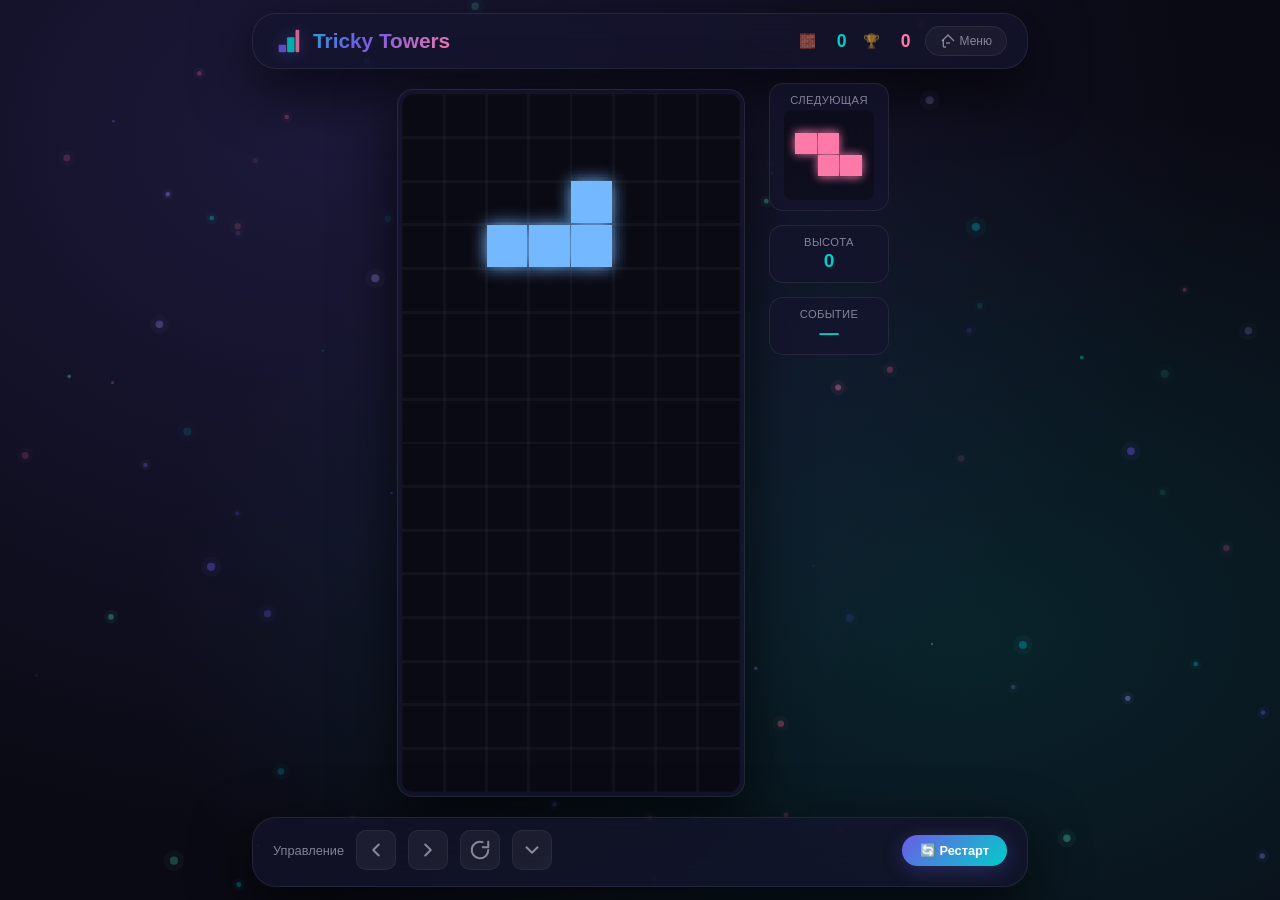
<file: PortalGames/tricky-towers.html>
<!DOCTYPE html>
<html lang="ru">
<head>
    <meta charset="UTF-8">
    <meta name="viewport" content="width=device-width, initial-scale=1.0, maximum-scale=1.0, user-scalable=no">
    <title>Неоновая Башня — Tricky Towers</title>
    <style>
        * {
            margin: 0;
            padding: 0;
            box-sizing: border-box;
        }
        :root {
            --bg: #0a0a14;
            --surface: #14142b;
            --accent: #6c5ce7;
            --accent2: #00cec9;
            --accent3: #fd79a8;
            --glass: rgba(20, 20, 45, 0.7);
            --border: rgba(255, 255, 255, 0.08);
            --radius: 24px;
            --text: #e0e0f0;
            --text-dim: rgba(224, 224, 240, 0.55);
        }
        html,
        body {
            height: 100%;
            overflow: hidden;
            font-family: 'Segoe UI', 'Inter', sans-serif;
            background: var(--bg);
            color: var(--text);
            user-select: none;
            touch-action: none;
        }
        body {
            display: flex;
            align-items: center;
            justify-content: center;
            background-image:
                radial-gradient(ellipse at 25% 15%, rgba(108, 92, 231, 0.18) 0%, transparent 65%),
                radial-gradient(ellipse at 75% 70%, rgba(0, 206, 201, 0.13) 0%, transparent 60%);
        }
        #bg-particles {
            position: fixed;
            top: 0;
            left: 0;
            width: 100%;
            height: 100%;
            z-index: 0;
            pointer-events: none;
        }
        .game-wrapper {
            position: relative;
            z-index: 1;
            display: flex;
            flex-direction: column;
            align-items: center;
            gap: 14px;
            padding: 12px;
            width: 100%;
            max-width: 800px;
            height: 100vh;
            max-height: 780px;
            justify-content: center;
        }
        .card {
            background: var(--glass);
            backdrop-filter: blur(20px);
            -webkit-backdrop-filter: blur(20px);
            border: 1px solid var(--border);
            border-radius: var(--radius);
            box-shadow: 0 20px 60px rgba(0, 0, 0, 0.7);
            transition: transform 0.35s ease, box-shadow 0.35s ease;
            width: 100%;
        }
        .card:hover {
            transform: translateY(-4px) scale(1.01);
            box-shadow: 0 24px 70px rgba(108, 92, 231, 0.25);
        }
        .header {
            display: flex;
            align-items: center;
            justify-content: space-between;
            padding: 12px 20px;
            flex-wrap: wrap;
            gap: 8px;
        }
        .logo {
            display: flex;
            align-items: center;
            gap: 10px;
            font-weight: 700;
            font-size: 1.3rem;
            background: linear-gradient(135deg, var(--accent2), var(--accent), var(--accent3));
            -webkit-background-clip: text;
            -webkit-text-fill-color: transparent;
            background-clip: text;
        }
        .logo svg {
            width: 30px;
            height: 30px;
            filter: drop-shadow(0 0 8px rgba(108, 92, 231, 0.4));
        }
        .header-actions {
            display: flex;
            align-items: center;
            gap: 14px;
            flex-wrap: wrap;
        }
        .score-wrap {
            display: flex;
            align-items: center;
            gap: 16px;
            font-size: 0.85rem;
            font-weight: 500;
        }
        .score-item {
            display: flex;
            align-items: center;
            gap: 5px;
            color: var(--text-dim);
        }
        .score-item span {
            color: var(--text);
            font-weight: 600;
            min-width: 26px;
            text-align: right;
        }
        .score-item .num {
            color: var(--accent2);
            font-size: 1.1rem;
        }
        .score-item .num.high {
            color: var(--accent3);
        }
        .btn-menu {
            display: flex;
            align-items: center;
            gap: 4px;
            padding: 6px 14px;
            border-radius: 40px;
            border: 1px solid var(--border);
            background: rgba(255, 255, 255, 0.04);
            color: var(--text-dim);
            font-size: 0.75rem;
            font-weight: 500;
            text-decoration: none;
            transition: all 0.35s ease;
            cursor: pointer;
            font-family: inherit;
        }
        .btn-menu:hover {
            background: rgba(108, 92, 231, 0.15);
            border-color: var(--accent);
            color: #fff;
            transform: scale(1.05);
        }
        .btn-menu svg {
            width: 16px;
            height: 16px;
            stroke: currentColor;
            stroke-width: 2;
            fill: none;
        }
        .main-area {
            display: flex;
            flex-direction: row;
            gap: 18px;
            width: 100%;
            justify-content: center;
            align-items: flex-start;
        }
        .canvas-wrap {
            position: relative;
            padding: 6px;
            aspect-ratio: 8 / 16;
            flex: 0 0 auto;
            max-width: 360px;
            width: 100%;
        }
        .canvas-wrap .card {
            padding: 4px;
            border-radius: 16px;
            overflow: hidden;
            height: 100%;
        }
        #gameCanvas {
            display: block;
            width: 100% !important;
            height: 100% !important;
            border-radius: 12px;
            background: #0a0a14;
            touch-action: none;
            cursor: pointer;
            image-rendering: pixelated;
        }
        .sidebar {
            display: flex;
            flex-direction: column;
            gap: 14px;
            flex: 0 0 auto;
            min-width: 120px;
            max-width: 160px;
        }
        .info-card {
            display: flex;
            flex-direction: column;
            padding: 10px 14px;
            background: var(--glass);
            backdrop-filter: blur(20px);
            border-radius: 14px;
            border: 1px solid var(--border);
            font-size: 0.8rem;
            text-align: center;
        }
        .info-card .label {
            color: var(--text-dim);
            font-size: 0.7rem;
            text-transform: uppercase;
            letter-spacing: 0.03em;
        }
        .info-card .value {
            font-weight: 600;
            color: var(--accent2);
            font-size: 1.2rem;
            margin-top: 2px;
        }
        #nextCanvas {
            display: block;
            width: 100%;
            aspect-ratio: 1/1;
            background: rgba(0,0,0,0.3);
            border-radius: 8px;
            image-rendering: pixelated;
            margin-top: 4px;
        }
        .controls {
            display: flex;
            align-items: center;
            justify-content: space-between;
            padding: 12px 20px 16px;
            flex-wrap: wrap;
            gap: 12px;
        }
        .controls .hint {
            display: flex;
            align-items: center;
            gap: 12px;
            font-size: 0.8rem;
            color: var(--text-dim);
            flex-wrap: wrap;
        }
        .key-btn {
            display: flex;
            align-items: center;
            justify-content: center;
            width: 40px;
            height: 40px;
            border-radius: 10px;
            background: rgba(255, 255, 255, 0.05);
            border: 1px solid rgba(255, 255, 255, 0.06);
            color: var(--text-dim);
            font-size: 0.6rem;
            font-weight: 600;
            transition: all 0.35s ease;
            cursor: pointer;
            touch-action: manipulation;
            -webkit-tap-highlight-color: transparent;
            user-select: none;
        }
        .key-btn:hover {
            background: rgba(108, 92, 231, 0.2);
            border-color: var(--accent);
            color: #fff;
            transform: scale(1.08);
        }
        .key-btn:active {
            transform: scale(0.92);
            background: rgba(108, 92, 231, 0.35);
        }
        .key-btn svg {
            width: 22px;
            height: 22px;
            fill: none;
            stroke: currentColor;
            stroke-width: 2.2;
            stroke-linecap: round;
            stroke-linejoin: round;
            pointer-events: none;
        }
        .btn-restart {
            display: flex;
            align-items: center;
            gap: 6px;
            padding: 8px 18px;
            border-radius: 40px;
            border: none;
            background: linear-gradient(135deg, var(--accent), var(--accent2));
            color: #fff;
            font-weight: 600;
            font-size: 0.8rem;
            cursor: pointer;
            transition: transform 0.35s ease, box-shadow 0.35s ease;
            box-shadow: 0 4px 20px rgba(108, 92, 231, 0.3);
            font-family: inherit;
            touch-action: manipulation;
        }
        .btn-restart:hover {
            transform: scale(1.05);
            box-shadow: 0 6px 30px rgba(108, 92, 231, 0.5);
        }
        .btn-restart:active {
            transform: scale(0.95);
        }
        #gameOverlay {
            position: absolute;
            inset: 0;
            z-index: 20;
            display: none;
            align-items: center;
            justify-content: center;
            flex-direction: column;
            gap: 14px;
            border-radius: 16px;
            background: rgba(10, 10, 20, 0.6);
            backdrop-filter: blur(12px);
            -webkit-backdrop-filter: blur(12px);
            padding: 28px;
            text-align: center;
            animation: overlayFade 0.6s ease forwards;
        }
        #gameOverlay.show {
            display: flex;
        }
        @keyframes overlayFade {
            0% { opacity: 0; transform: scale(0.96); }
            100% { opacity: 1; transform: scale(1); }
        }
        #gameOverlay .title {
            font-size: 1.9rem;
            font-weight: 800;
            background: linear-gradient(135deg, var(--accent3), var(--accent));
            -webkit-background-clip: text;
            -webkit-text-fill-color: transparent;
            background-clip: text;
        }
        #gameOverlay .final-score {
            font-size: 2.6rem;
            font-weight: 700;
            color: var(--accent2);
            text-shadow: 0 0 40px rgba(0, 206, 201, 0.25);
        }
        .btn-play {
            display: flex;
            align-items: center;
            gap: 8px;
            padding: 12px 32px;
            border-radius: 40px;
            border: none;
            background: linear-gradient(135deg, var(--accent2), var(--accent));
            color: #fff;
            font-weight: 700;
            font-size: 0.95rem;
            cursor: pointer;
            transition: transform 0.35s ease, box-shadow 0.35s ease;
            box-shadow: 0 4px 30px rgba(0, 206, 201, 0.3);
            font-family: inherit;
            touch-action: manipulation;
        }
        .btn-play:hover {
            transform: scale(1.06);
            box-shadow: 0 8px 40px rgba(0, 206, 201, 0.5);
        }
        .toast-container {
            position: fixed;
            top: 20px;
            left: 50%;
            transform: translateX(-50%);
            z-index: 100;
            display: flex;
            flex-direction: column;
            align-items: center;
            gap: 10px;
            pointer-events: none;
        }
        .toast {
            background: var(--glass);
            backdrop-filter: blur(20px);
            -webkit-backdrop-filter: blur(20px);
            border: 1px solid var(--accent);
            border-radius: 16px;
            padding: 12px 24px;
            color: #fff;
            font-weight: 600;
            font-size: 0.9rem;
            box-shadow: 0 8px 40px rgba(108, 92, 231, 0.4);
            animation: toastIn 0.5s ease forwards, toastOut 0.5s ease 2.5s forwards;
            pointer-events: none;
            white-space: nowrap;
        }
        @keyframes toastIn {
            0% { opacity: 0; transform: translateY(-30px) scale(0.9); }
            100% { opacity: 1; transform: translateY(0) scale(1); }
        }
        @keyframes toastOut {
            0% { opacity: 1; transform: translateY(0) scale(1); }
            100% { opacity: 0; transform: translateY(-30px) scale(0.9); }
        }
        @media (max-width: 600px) {
            .game-wrapper { padding: 6px; gap: 10px; max-height: 100vh; justify-content: flex-start; padding-top: 4px; }
            .header { padding: 8px 14px; }
            .logo { font-size: 1.0rem; }
            .score-wrap { font-size: 0.75rem; gap: 12px; }
            .main-area { gap: 12px; }
            .canvas-wrap { max-width: 280px; padding: 4px; }
            .sidebar { min-width: 90px; max-width: 120px; }
            .info-card { padding: 6px 10px; font-size: 0.7rem; }
            .info-card .value { font-size: 1.0rem; }
            #nextCanvas { max-height: 60px; }
            .controls { padding: 6px 14px 10px; flex-direction: column; align-items: stretch; gap: 6px; }
            .controls .hint { justify-content: center; font-size: 0.7rem; gap: 6px; }
            .key-btn { width: 34px; height: 34px; }
            .btn-restart { padding: 5px 14px; font-size: 0.7rem; }
            .toast { font-size: 0.75rem; padding: 8px 16px; white-space: normal; }
        }
    </style>
</head>
<body>
    <div class="toast-container" id="toastContainer"></div>
    <canvas id="bg-particles"></canvas>

    <div class="game-wrapper">
        <header class="header card">
            <div class="logo">
                <svg viewBox="0 0 32 32" fill="none">
                    <rect x="6" y="20" width="8" height="8" fill="#6c5ce7" opacity="0.8" rx="1"/>
                    <rect x="15" y="12" width="8" height="16" fill="#00cec9" opacity="0.8" rx="1"/>
                    <rect x="24" y="4" width="4" height="24" fill="#fd79a8" opacity="0.8" rx="1"/>
                </svg>
                <span>Tricky Towers</span>
            </div>
            <div class="header-actions">
                <div class="score-wrap">
                    <div class="score-item">
                        🧱 <span class="num" id="scoreDisplay">0</span>
                    </div>
                    <div class="score-item">
                        🏆 <span class="num high" id="highScoreDisplay">0</span>
                    </div>
                </div>
                <a href="index.html" class="btn-menu" id="menuBtn">
                    <svg viewBox="0 0 24 24"><path d="M3 12l9-9 9 9"/><path d="M5 10v10a1 1 0 001 1h3"/><path d="M9 15h6"/></svg>
                    Меню
                </a>
            </div>
        </header>

        <div class="main-area">
            <div class="canvas-wrap">
                <div class="card">
                    <canvas id="gameCanvas" width="240" height="480"></canvas>
                    <div id="gameOverlay">
                        <div class="title">Башня рухнула!</div>
                        <div class="final-score" id="finalScore">0 очков</div>
                        <button class="btn-play" id="playAgainBtn">
                            <svg viewBox="0 0 24 24"><polygon points="5,3 19,12 5,21 5,3"/></svg>
                            Играть снова
                        </button>
                    </div>
                </div>
            </div>
            <div class="sidebar">
                <div class="info-card">
                    <span class="label">Следующая</span>
                    <canvas id="nextCanvas" width="88" height="88"></canvas>
                </div>
                <div class="info-card">
                    <span class="label">Высота</span>
                    <span class="value" id="heightDisplay">0</span>
                </div>
                <div class="info-card">
                    <span class="label">Событие</span>
                    <span class="value" id="eventDisplay">—</span>
                </div>
            </div>
        </div>

        <div class="controls card">
            <div class="hint">
                <span>Управление</span>
                <span class="key-btn" id="leftBtn"><svg viewBox="0 0 24 24"><polyline points="15,18 9,12 15,6"/></svg></span>
                <span class="key-btn" id="rightBtn"><svg viewBox="0 0 24 24"><polyline points="9,6 15,12 9,18"/></svg></span>
                <span class="key-btn" id="rotateBtn"><svg viewBox="0 0 24 24"><path d="M21 12a9 9 0 1 1-6.219-8.56"/><polyline points="21 3 21 9 15 9"/></svg></span>
                <span class="key-btn" id="dropBtn"><svg viewBox="0 0 24 24"><polyline points="6,9 12,15 18,9"/></svg></span>
            </div>
            <button class="btn-restart" id="restartBtn">
                🔄 Рестарт
            </button>
        </div>
    </div>

    <script>
        (function() {
            const ACHIEVEMENTS = {
                TOWER_HEIGHT_10: 'tower_height_10',
                TOWER_HEIGHT_20: 'tower_height_20',
                SURVIVE_EARTHQUAKE: 'tower_survive_earthquake'
            };
            let unlockedAchievements = JSON.parse(localStorage.getItem('gamehub_achievements') || '[]');
            let totalTime = parseInt(localStorage.getItem('gamehub_totalTime') || '0');
            let sessionStartTime = Date.now();
            let timeUpdateInterval = null;

            function saveTotalTime() {
                if (sessionStartTime) {
                    const elapsed = Math.floor((Date.now() - sessionStartTime) / 1000);
                    if (elapsed > 0) {
                        totalTime += elapsed;
                        localStorage.setItem('gamehub_totalTime', String(totalTime));
                        sessionStartTime = Date.now();
                    }
                }
            }

            function startTimeSaver() {
                if (timeUpdateInterval) clearInterval(timeUpdateInterval);
                timeUpdateInterval = setInterval(() => {
                    if (sessionStartTime) {
                        const elapsed = Math.floor((Date.now() - sessionStartTime) / 1000);
                        if (elapsed > 0) {
                            totalTime += elapsed;
                            localStorage.setItem('gamehub_totalTime', String(totalTime));
                            sessionStartTime = Date.now();
                        }
                    }
                }, 5000);
            }

            function unlockAchievement(achId) {
                if (unlockedAchievements.includes(achId)) return false;
                unlockedAchievements.push(achId);
                localStorage.setItem('gamehub_achievements', JSON.stringify(unlockedAchievements));
                let name = '', icon = '';
                if (achId === ACHIEVEMENTS.TOWER_HEIGHT_10) { name = 'Высота 10'; icon = '📏'; }
                else if (achId === ACHIEVEMENTS.TOWER_HEIGHT_20) { name = 'Высота 20'; icon = '🏗️'; }
                else if (achId === ACHIEVEMENTS.SURVIVE_EARTHQUAKE) { name = 'Пережил землетрясение'; icon = '🌍'; }
                showToast(`${icon} Достижение: ${name}`);
                return true;
            }

            function showToast(message) {
                const container = document.getElementById('toastContainer');
                const toast = document.createElement('div');
                toast.className = 'toast';
                toast.textContent = message;
                container.appendChild(toast);
                setTimeout(() => { if (toast.parentNode) toast.remove(); }, 3000);
            }

            window.addEventListener('beforeunload', () => {
                saveTotalTime();
                if (timeUpdateInterval) clearInterval(timeUpdateInterval);
            });

            document.getElementById('menuBtn').addEventListener('click', (e) => {
                e.preventDefault();
                saveTotalTime();
                if (timeUpdateInterval) clearInterval(timeUpdateInterval);
                document.body.style.transition = 'opacity 0.4s ease';
                document.body.style.opacity = '0';
                setTimeout(() => { window.location.href = 'index.html'; }, 400);
            });

            // ===== ФОН =====
            const bgCanvas = document.getElementById('bg-particles');
            const bgCtx = bgCanvas.getContext('2d');
            let bgW, bgH;
            const bgParticles = [];

            function resizeBg() {
                bgW = window.innerWidth;
                bgH = window.innerHeight;
                bgCanvas.width = bgW;
                bgCanvas.height = bgH;
            }
            window.addEventListener('resize', resizeBg);
            resizeBg();

            class BgParticle {
                constructor() { this.reset(true); }
                reset(init) {
                    this.x = Math.random() * bgW;
                    this.y = init ? Math.random() * bgH : -10;
                    this.size = Math.random() * 3 + 1.2;
                    this.speedX = (Math.random() - 0.5) * 0.25;
                    this.speedY = (Math.random() - 0.5) * 0.25 - 0.05;
                    this.opacity = Math.random() * 0.4 + 0.08;
                    const colors = ['#6c5ce7', '#00cec9', '#fd79a8', '#a29bfe', '#55efc4'];
                    this.color = colors[Math.floor(Math.random() * colors.length)];
                    this.life = Math.random() * 200 + 150;
                    this.maxLife = this.life;
                }
                update() {
                    this.x += this.speedX;
                    this.y += this.speedY;
                    this.life--;
                    if (this.life <= 0 || this.y > bgH + 20 || this.x < -20 || this.x > bgW + 20) this.reset(false);
                }
                draw(ctx) {
                    const alpha = this.opacity * (this.life / this.maxLife);
                    ctx.beginPath();
                    ctx.arc(this.x, this.y, this.size, 0, Math.PI * 2);
                    ctx.fillStyle = this.color;
                    ctx.globalAlpha = alpha;
                    ctx.fill();
                    ctx.globalAlpha = 1;
                    if (this.size > 2) {
                        ctx.beginPath();
                        ctx.arc(this.x, this.y, this.size * 2.5, 0, Math.PI * 2);
                        ctx.fillStyle = this.color;
                        ctx.globalAlpha = alpha * 0.15;
                        ctx.fill();
                        ctx.globalAlpha = 1;
                    }
                }
            }
            for (let i = 0; i < 85; i++) bgParticles.push(new BgParticle());
            function animateBg() {
                bgCtx.clearRect(0, 0, bgW, bgH);
                for (const p of bgParticles) { p.update(); p.draw(bgCtx); }
                requestAnimationFrame(animateBg);
            }
            animateBg();

            const canvas = document.getElementById('gameCanvas');
            const ctx = canvas.getContext('2d');
            const nextCanvas = document.getElementById('nextCanvas');
            const nextCtx = nextCanvas.getContext('2d');

            const COLS = 8;
            const ROWS = 16;
            const BLOCK_SIZE = 30; // 240x480

            canvas.width = COLS * BLOCK_SIZE;
            canvas.height = ROWS * BLOCK_SIZE;
            nextCanvas.width = 4 * 22;
            nextCanvas.height = 4 * 22;

            const scoreDisplay = document.getElementById('scoreDisplay');
            const highScoreDisplay = document.getElementById('highScoreDisplay');
            const heightDisplay = document.getElementById('heightDisplay');
            const eventDisplay = document.getElementById('eventDisplay');
            const finalScoreEl = document.getElementById('finalScore');
            const gameOverlay = document.getElementById('gameOverlay');
            const playAgainBtn = document.getElementById('playAgainBtn');
            const restartBtn = document.getElementById('restartBtn');

            let board = [];
            let currentPiece = null;
            let nextPiece = null;
            let score = 0;
            let highScore = parseInt(localStorage.getItem('trickyHigh')) || 0;
            let gameOver = false;
            let dropInterval = 500;
            let lastDrop = 0;
            let animationFrame = null;
            let piecesPlaced = 0;
            let eventActive = null;

            const PIECES = [
                { shape: [[1,1,1,1]], color: '#00cec9' },
                { shape: [[1,1],[1,1]], color: '#fd79a8' },
                { shape: [[0,1,0],[1,1,1]], color: '#6c5ce7' },
                { shape: [[0,1,1],[1,1,0]], color: '#55efc4' },
                { shape: [[1,1,0],[0,1,1]], color: '#fd79a8' },
                { shape: [[1,0,0],[1,1,1]], color: '#fdcb6e' },
                { shape: [[0,0,1],[1,1,1]], color: '#74b9ff' }
            ];

            function randomPiece() {
                const idx = Math.floor(Math.random() * PIECES.length);
                const p = PIECES[idx];
                return {
                    shape: p.shape.map(row => [...row]),
                    color: p.color,
                    x: Math.floor((COLS - p.shape[0].length) / 2),
                    y: 0
                };
            }

            function initBoard() {
                board = Array.from({ length: ROWS }, () => new Array(COLS).fill(0));
            }

            function collide(piece, board, offsetX = 0, offsetY = 0) {
                for (let r = 0; r < piece.shape.length; r++) {
                    for (let c = 0; c < piece.shape[0].length; c++) {
                        if (piece.shape[r][c] !== 0) {
                            const x = piece.x + c + offsetX;
                            const y = piece.y + r + offsetY;
                            if (x < 0 || x >= COLS || y >= ROWS) return true;
                            if (y >= 0 && board[y][x] !== 0) return true;
                        }
                    }
                }
                return false;
            }

            function mergePiece() {
                for (let r = 0; r < currentPiece.shape.length; r++) {
                    for (let c = 0; c < currentPiece.shape[0].length; c++) {
                        if (currentPiece.shape[r][c] !== 0) {
                            const x = currentPiece.x + c;
                            const y = currentPiece.y + r;
                            if (y >= 0 && y < ROWS && x >= 0 && x < COLS) {
                                board[y][x] = currentPiece.color;
                            }
                        }
                    }
                }
            }

            function applyGravity() {
                for (let col = 0; col < COLS; col++) {
                    const column = [];
                    for (let row = 0; row < ROWS; row++) {
                        column.push(board[row][col]);
                    }
                    const blocks = column.filter(v => v !== 0);
                    const empty = column.filter(v => v === 0).length;
                    const newColumn = [...Array(empty).fill(0), ...blocks];
                    for (let row = 0; row < ROWS; row++) {
                        board[row][col] = newColumn[row];
                    }
                }
            }

            function triggerEarthquake() {
                const newBoard = Array.from({ length: ROWS }, () => new Array(COLS).fill(0));
                const shift = Math.random() < 0.5 ? -1 : 1;
                for (let r = 0; r < ROWS; r++) {
                    for (let c = 0; c < COLS; c++) {
                        if (board[r][c] !== 0) {
                            const newCol = c + shift;
                            if (newCol >= 0 && newCol < COLS && newBoard[r][newCol] === 0) {
                                newBoard[r][newCol] = board[r][c];
                            } else {
                                newBoard[r][c] = board[r][c];
                            }
                        }
                    }
                }
                board = newBoard;
                applyGravity();
                eventDisplay.textContent = 'Землетрясение!';
                setTimeout(() => { eventDisplay.textContent = '—'; }, 2000);
            }

            function triggerWind() {
                if (currentPiece && !gameOver) {
                    const dx = Math.random() < 0.5 ? -2 : 2;
                    const newX = currentPiece.x + dx;
                    if (newX >= 0 && newX + currentPiece.shape[0].length <= COLS) {
                        currentPiece.x = newX;
                    }
                    eventDisplay.textContent = 'Ветер!';
                    setTimeout(() => { eventDisplay.textContent = '—'; }, 1500);
                }
            }

            function lockPiece() {
                mergePiece();
                currentPiece = null;
                piecesPlaced++;

                if (piecesPlaced % 8 === 0 && piecesPlaced > 0) {
                    Math.random() < 0.5 ? triggerEarthquake() : triggerWind();
                    if (eventDisplay.textContent.includes('Землетрясение')) {
                        if (!unlockedAchievements.includes(ACHIEVEMENTS.SURVIVE_EARTHQUAKE))
                            unlockAchievement(ACHIEVEMENTS.SURVIVE_EARTHQUAKE);
                    }
                }

                applyGravity();

                const maxHeight = getMaxHeight();
                score += maxHeight;
                heightDisplay.textContent = maxHeight;

                if (maxHeight >= 10 && !unlockedAchievements.includes(ACHIEVEMENTS.TOWER_HEIGHT_10))
                    unlockAchievement(ACHIEVEMENTS.TOWER_HEIGHT_10);
                if (maxHeight >= 20 && !unlockedAchievements.includes(ACHIEVEMENTS.TOWER_HEIGHT_20))
                    unlockAchievement(ACHIEVEMENTS.TOWER_HEIGHT_20);

                if (score > highScore) {
                    highScore = score;
                    localStorage.setItem('trickyHigh', highScore);
                }

                spawnPiece();
                updateUI();
            }

            function getMaxHeight() {
                for (let r = 0; r < ROWS; r++) {
                    if (board[r].some(v => v !== 0)) return ROWS - r;
                }
                return 0;
            }

            function spawnPiece() {
                if (nextPiece === null) nextPiece = randomPiece();
                currentPiece = {
                    shape: nextPiece.shape.map(row => [...row]),
                    color: nextPiece.color,
                    x: Math.floor((COLS - nextPiece.shape[0].length) / 2),
                    y: 0
                };
                nextPiece = randomPiece();

                if (collide(currentPiece, board)) {
                    gameOver = true;
                    saveTotalTime();
                    finalScoreEl.textContent = `${score} очков`;
                    gameOverlay.style.display = 'flex';
                    void gameOverlay.offsetWidth;
                    gameOverlay.classList.add('show');
                    if (score > highScore) {
                        highScore = score;
                        localStorage.setItem('trickyHigh', highScore);
                    }
                }
            }

            function movePiece(dx, dy) {
                if (!currentPiece || gameOver) return false;
                if (!collide(currentPiece, board, dx, dy)) {
                    currentPiece.x += dx;
                    currentPiece.y += dy;
                    return true;
                }
                return false;
            }

            function rotatePiece() {
                if (!currentPiece || gameOver) return;
                const oldShape = currentPiece.shape;
                const n = oldShape.length;
                const m = oldShape[0].length;
                const rotated = Array.from({ length: m }, () => Array(n).fill(0));
                for (let r = 0; r < n; r++)
                    for (let c = 0; c < m; c++)
                        rotated[c][n - 1 - r] = oldShape[r][c];
                const testPiece = { shape: rotated, color: currentPiece.color, x: currentPiece.x, y: currentPiece.y };
                if (!collide(testPiece, board)) {
                    currentPiece.shape = rotated;
                }
            }

            function hardDrop() {
                if (!currentPiece || gameOver) return;
                while (!collide(currentPiece, board, 0, 1)) currentPiece.y++;
                lockPiece();
            }

            function updateUI() {
                scoreDisplay.textContent = score;
                highScoreDisplay.textContent = highScore;
            }

            function draw() {
                ctx.clearRect(0, 0, canvas.width, canvas.height);

                // сетка
                for (let r = 0; r < ROWS; r++) {
                    for (let c = 0; c < COLS; c++) {
                        const color = board[r][c];
                        if (color !== 0) {
                            ctx.fillStyle = color;
                            ctx.shadowColor = color;
                            ctx.shadowBlur = 8;
                            ctx.fillRect(c * BLOCK_SIZE, r * BLOCK_SIZE, BLOCK_SIZE - 1, BLOCK_SIZE - 1);
                            ctx.shadowBlur = 0;
                        } else {
                            ctx.strokeStyle = 'rgba(255,255,255,0.04)';
                            ctx.strokeRect(c * BLOCK_SIZE, r * BLOCK_SIZE, BLOCK_SIZE, BLOCK_SIZE);
                        }
                    }
                }

                if (currentPiece && !gameOver) {
                    const p = currentPiece;
                    for (let r = 0; r < p.shape.length; r++) {
                        for (let c = 0; c < p.shape[0].length; c++) {
                            if (p.shape[r][c] !== 0) {
                                const x = (p.x + c) * BLOCK_SIZE;
                                const y = (p.y + r) * BLOCK_SIZE;
                                ctx.fillStyle = p.color;
                                ctx.shadowColor = p.color;
                                ctx.shadowBlur = 12;
                                ctx.fillRect(x, y, BLOCK_SIZE - 1, BLOCK_SIZE - 1);
                                ctx.shadowBlur = 0;
                            }
                        }
                    }
                }

                nextCtx.clearRect(0, 0, nextCanvas.width, nextCanvas.height);
                if (nextPiece) {
                    const p = nextPiece;
                    const offsetX = (88 - p.shape[0].length * 22) / 2;
                    const offsetY = (88 - p.shape.length * 22) / 2;
                    for (let r = 0; r < p.shape.length; r++) {
                        for (let c = 0; c < p.shape[0].length; c++) {
                            if (p.shape[r][c] !== 0) {
                                nextCtx.fillStyle = p.color;
                                nextCtx.shadowColor = p.color;
                                nextCtx.shadowBlur = 10;
                                nextCtx.fillRect(offsetX + c * 22, offsetY + r * 22, 21, 21);
                                nextCtx.shadowBlur = 0;
                            }
                        }
                    }
                }
            }

            function gameLoop(timestamp) {
                if (!gameOver) {
                    if (timestamp - lastDrop > dropInterval) {
                        if (currentPiece && !collide(currentPiece, board, 0, 1)) {
                            currentPiece.y++;
                        } else if (currentPiece) {
                            lockPiece();
                        }
                        lastDrop = timestamp;
                    }
                }
                draw();
                updateUI();
                animationFrame = requestAnimationFrame(gameLoop);
            }

            document.addEventListener('keydown', (e) => {
                if (gameOver) return;
                e.preventDefault();
                if (e.code === 'ArrowLeft' || e.code === 'KeyA') movePiece(-1, 0);
                else if (e.code === 'ArrowRight' || e.code === 'KeyD') movePiece(1, 0);
                else if (e.code === 'ArrowDown' || e.code === 'KeyS') movePiece(0, 1);
                else if (e.code === 'ArrowUp' || e.code === 'KeyW') rotatePiece();
                else if (e.code === 'Space') hardDrop();
            });

            document.getElementById('leftBtn').addEventListener('click', () => movePiece(-1, 0));
            document.getElementById('rightBtn').addEventListener('click', () => movePiece(1, 0));
            document.getElementById('rotateBtn').addEventListener('click', rotatePiece);
            document.getElementById('dropBtn').addEventListener('click', hardDrop);

            playAgainBtn.addEventListener('click', resetGame);
            restartBtn.addEventListener('click', resetGame);

            function resetGame() {
                initBoard();
                nextPiece = randomPiece();
                score = 0;
                piecesPlaced = 0;
                dropInterval = 500;
                lastDrop = 0;
                gameOver = false;
                gameOverlay.classList.remove('show');
                gameOverlay.style.display = 'none';
                eventDisplay.textContent = '—';
                updateUI();
                if (animationFrame) cancelAnimationFrame(animationFrame);
                spawnPiece();
                sessionStartTime = Date.now();
                startTimeSaver();
                animationFrame = requestAnimationFrame(gameLoop);
            }

            highScoreDisplay.textContent = highScore;
            resetGame();

            function resizeCanvas() {
                const rect = canvas.parentElement.getBoundingClientRect();
                const maxWidth = Math.min(rect.width - 10, 360);
                canvas.style.width = maxWidth + 'px';
                canvas.style.height = (maxWidth * 2) + 'px';
            }
            window.addEventListener('resize', resizeCanvas);
            resizeCanvas();
        })();
    </script>
</body>
</html>
</file>
<file: love/styles.css>
:root { color-scheme:dark; --bg:#0b091a; --bg2:#130e27; --ink:#f7f5ff; --muted:#b9b1d1; --lavender:#c6b5ff; --amethyst:#a18af5; --starlight:#dbd2ff; --violet:#9272f5; --line:rgba(222,214,255,.14); --glass:rgba(27,19,51,.68); --sans:'Manrope',sans-serif; --serif:'Cormorant Garamond',Georgia,serif; --hand:'Marck Script',cursive; }
    *,*::before,*::after { box-sizing:border-box; }
    html { scroll-behavior:auto; }
    body { margin:0; min-width:320px; background:var(--bg); color:var(--ink); font-family:var(--sans); -webkit-font-smoothing:antialiased; overflow-x:hidden; }
    html,body { scrollbar-width:none; -ms-overflow-style:none; }
    html::-webkit-scrollbar,body::-webkit-scrollbar { width:0!important; height:0!important; display:none!important; }
    .scene-step { scroll-margin-top:26px; }
    body::before { content:""; position:fixed; inset:0; z-index:80; pointer-events:none; opacity:.15; background-image:url("data:image/svg+xml,%3Csvg viewBox='0 0 170 170' xmlns='http://www.w3.org/2000/svg'%3E%3Cfilter id='n'%3E%3CfeTurbulence type='fractalNoise' baseFrequency='.85' numOctaves='3' stitchTiles='stitch'/%3E%3C/filter%3E%3Crect width='100%25' height='100%25' opacity='.24' filter='url(%23n)'/%3E%3C/svg%3E"); mix-blend-mode:soft-light; }
    ::selection { background:#b6a8dd; color:#151024; }
    button { font:inherit; cursor:pointer; }
    button:focus-visible,a:focus-visible { outline:2px solid var(--starlight); outline-offset:5px; }
    a { color:inherit; text-decoration:none; }
    #universe { position:fixed; inset:0; z-index:0; width:100%; height:100%; pointer-events:none; opacity:.72; }
    .aurora { position:fixed; inset:-20%; z-index:0; pointer-events:none; opacity:.49; filter:blur(95px); background:radial-gradient(ellipse 22% 26% at 20% 35%,#432a5c6a,transparent 95%),radial-gradient(ellipse 25% 26% at 82% 65%,#432d6760,transparent 95%),radial-gradient(ellipse 20% 20% at 54% 20%,#37275165,transparent 95%); animation:aurora 22s ease-in-out infinite alternate; }
    @keyframes aurora { to { transform:translate(5%,-4%) rotate(8deg) scale(1.08); } }
    .progress { position:fixed; z-index:100; top:0; left:0; width:100%; height:2px; pointer-events:none; background:linear-gradient(90deg,var(--lavender),var(--starlight),var(--violet)); transform:scaleX(0); transform-origin:left; box-shadow:0 0 20px #c7b8f18e; }
    .topbar { position:absolute; top:0; left:0; right:0; display:flex; align-items:center; justify-content:space-between; padding:30px clamp(22px,5vw,84px); z-index:11; }
    .brand { font-family:var(--hand); color:var(--lavender); font-size:26px; transform:rotate(-8deg); }
    .topbar-right { font-size:10px; text-transform:uppercase; letter-spacing:.23em; color:#d2cce1a8; }
    .sound { position:fixed; z-index:110; right:clamp(16px,3vw,40px); bottom:clamp(17px,3vw,35px); display:flex; align-items:center; gap:11px; padding:12px 16px; background:#1b152bc9; border:1px solid #e6e0f830; border-radius:100px; color:#e9e4f6; font-size:11px; letter-spacing:.07em; box-shadow:0 8px 45px #0006; backdrop-filter:blur(20px); transition:transform .25s, background .25s; }
    .sound:hover { transform:translateY(-3px); background:#29223c; }
    .sound-mark { width:19px; height:19px; position:relative; display:flex; align-items:flex-end; justify-content:center; gap:3px; }
    .sound-mark i { display:block; width:3px; height:5px; background:var(--lavender); border-radius:6px; }
    .sound-mark i:nth-child(2) { height:11px; } .sound-mark i:nth-child(3) { height:7px; }
    .sound[aria-pressed=true] .sound-mark i { animation:equalizer .8s infinite alternate ease-in-out; } .sound[aria-pressed=true] .sound-mark i:nth-child(2) { animation-delay:-.45s; } .sound[aria-pressed=true] .sound-mark i:nth-child(3) { animation-delay:-.2s; }
    @keyframes equalizer { to { height:16px; } }

    .enter { position:fixed; inset:0; z-index:200; overflow:hidden; display:grid; place-items:center; background:#090710; text-align:center; transition:opacity 1.1s ease,visibility 1.1s; }
    .enter.gone { opacity:0; visibility:hidden; pointer-events:none; }
    .enter::before { content:""; position:absolute; inset:-20%; background:radial-gradient(circle at 50% 52%,#3d2b594f,transparent 32%),radial-gradient(circle at 50% 55%,#694d961a,transparent 52%); animation:introGlow 4s ease-in-out infinite alternate; }
    @keyframes introGlow { to { transform:scale(1.18); opacity:.75; } }
    .intro-orbit { position:absolute; width:min(74vw,500px); aspect-ratio:1; border:1px solid #d6cdee1c; border-radius:50%; box-shadow:0 0 0 55px #d0c3f404,0 0 0 118px #d0c3f403; animation:rotate 35s linear infinite; }
    .intro-orbit::before,.intro-orbit::after { content:'✦'; position:absolute; color:var(--starlight); font-size:23px; text-shadow:0 0 20px #bfacf1aa; }
    .intro-orbit::before { top:8%; left:14%; } .intro-orbit::after { bottom:16%; right:6%; font-size:14px; }
    @keyframes rotate { to { transform:rotate(360deg); } }
    .intro-main { position:relative; z-index:1; padding:24px; width:min(700px,100%); }
    .intro-heart { font-family:var(--serif); font-size:64px; color:var(--lavender); line-height:1; text-shadow:0 0 50px #af9ce5b0; animation:heartbeat 2.5s ease-in-out infinite; }
    @keyframes heartbeat { 0%,100% { transform:scale(1); } 10% { transform:scale(1.15); } 20% { transform:scale(1); } 30% { transform:scale(1.1); } }
    .overline { color:var(--starlight); text-transform:uppercase; letter-spacing:.30em; font-size:10px; font-weight:700; }
    .intro-main h1 { font-family:var(--serif); font-weight:400; font-size:clamp(48px,8vw,96px); line-height:.92; letter-spacing:-.035em; margin:24px 0 21px; }
    .intro-main h1 em { color:var(--lavender); font-weight:400; }
    .intro-main p { color:#bcb5cc; font-size:13px; line-height:2; max-width:450px; margin:0 auto 40px; }
    .pill { border:1px solid #dcd5f0a6; color:#21143d; background:linear-gradient(110deg,#e2d8ff,#bba7ff 57%,#9582ec); border-radius:99px; padding:17px 30px; font-weight:800; font-size:12px; letter-spacing:.055em; display:inline-flex; align-items:center; gap:17px; position:relative; overflow:hidden; box-shadow:0 10px 42px #9a85d525; transition:transform .3s,box-shadow .3s; }
    .pill::after { content:""; position:absolute; inset:-50% auto -50% -50%; width:28%; background:#fff7; transform:rotate(25deg); transition:left .65s; }
    .pill:hover { transform:translateY(-3px); box-shadow:0 14px 60px #af9ce544; } .pill:hover::after { left:135%; }

    .intro-foot { position:absolute; bottom:35px; left:0; right:0; font-size:10px; letter-spacing:.19em; color:#a89fbc75; text-transform:uppercase; }
    main { position:relative; z-index:2; }
    .section { position:relative; padding:120px clamp(22px,6vw,110px); }
    .container { width:min(1160px,100%); margin:0 auto; }
    .hero { min-height:100svh; display:flex; align-items:center; justify-content:center; padding-top:100px; padding-bottom:105px; overflow:hidden; }
    .hero::after { content:""; position:absolute; inset:auto 0 0; height:200px; background:linear-gradient(transparent,var(--bg)); pointer-events:none; }
    .hero-halo { width:min(75vw,680px); height:min(75vw,680px); position:absolute; top:50%; left:50%; transform:translate(-50%,-50%); border-radius:50%; background:radial-gradient(circle at 40% 38%,#dfd7f528 0%,#8368ad16 21%,#5f45790d 44%,transparent 72%); border:1px solid #e3d6f00b; box-shadow:0 0 0 70px #c8bde505,0 0 0 145px #c8bde503; animation:heroBreath 7s ease-in-out infinite alternate; }
    @keyframes heroBreath { to { transform:translate(-50%,-50%) scale(1.085); filter:brightness(1.3); } }
    .hero-halo::after { content:''; position:absolute; inset:12%; border:1px dashed #c1b5e11f; border-radius:50%; animation:rotate 80s linear infinite; }
    .hero-petal { position:absolute; color:#b4a3e3; opacity:.45; filter:drop-shadow(0 0 12px #cfc2f282); font-family:var(--serif); animation:petalFloat 10s ease-in-out infinite; pointer-events:none; }
    .hero-petal.a { top:20%; left:15%; font-size:45px; } .hero-petal.b { top:31%; right:15%; font-size:24px; animation-delay:-3s; } .hero-petal.c { bottom:20%; left:21%; font-size:19px; animation-delay:-7s; } .hero-petal.d { bottom:24%; right:22%; font-size:37px; animation-delay:-4s; }
    @keyframes petalFloat { 50% { transform:translate(13px,-25px) rotate(24deg); opacity:.85; } }
    .hero-content { text-align:center; position:relative; z-index:2; max-width:1150px; }
    .hero-kicker { display:flex; align-items:center; justify-content:center; gap:20px; margin-bottom:25px; }
    .hero-kicker::before,.hero-kicker::after { content:""; width:53px; height:1px; background:linear-gradient(90deg,transparent,#c2bad886); } .hero-kicker::after { transform:rotate(180deg); }
    .hero-title { font:400 clamp(70px,11.8vw,174px)/.78 var(--serif); letter-spacing:-.055em; margin:0 auto 34px; max-width:1250px; text-shadow:0 4px 70px #ddd5f314; }
    .hero-title .line { display:block; } .hero-title .line.two { margin-top:.14em; white-space:nowrap; }
    .hero-title em { font-style:italic; color:var(--lavender); background:linear-gradient(115deg,#f5f0ff,#cbbdff 57%,#9f89f5); -webkit-background-clip:text; background-clip:text; -webkit-text-fill-color:transparent; }
    .hero-description { max-width:520px; margin:0 auto; color:#c5bfd8; font-size:clamp(12px,1.3vw,15px); line-height:2; }
    .hero-sig { margin-top:27px; font:clamp(24px,3.4vw,34px) var(--hand); color:var(--lavender); transform:rotate(-4deg); }
    .scroll-cue { position:absolute; z-index:3; bottom:36px; left:50%; transform:translateX(-50%); display:flex; flex-direction:column; align-items:center; gap:12px; color:#988eb0; text-transform:uppercase; font-size:9px; letter-spacing:.22em; }
    .scroll-cue::after { content:""; height:43px; width:1px; background:linear-gradient(var(--lavender),transparent); animation:scrollCue 2s ease-in-out infinite; transform-origin:top; }
    @keyframes scrollCue { 50% { transform:scaleY(.45); opacity:.5; } }
    .chapter-tag { display:inline-flex; gap:12px; align-items:center; font-size:10px; text-transform:uppercase; letter-spacing:.25em; color:var(--starlight); font-weight:700; }
    .chapter-tag::before { content:""; width:27px; height:1px; background:var(--starlight); opacity:.55; }
    .serif-title { font:400 clamp(54px,7.2vw,107px)/.95 var(--serif); letter-spacing:-.042em; margin:25px 0 30px; }
    .serif-title em { font-weight:400; color:var(--lavender); }
    .serif-title.smaller { font-size:clamp(50px,6vw,84px); }
    .lead { font-size:clamp(15px,1.7vw,18px); line-height:2; color:#c8c2d5; max-width:650px; }
    .thanks { padding-top:160px; padding-bottom:155px; }
    .thanks-layout { display:grid; grid-template-columns:1fr 1fr; gap:clamp(30px,8vw,140px); align-items:center; }
    .thanks-copy .lead strong { color:#eee9fb; font-weight:600; }
    .thanks-foot { margin-top:32px; font:30px var(--hand); color:var(--lavender); transform:rotate(-2deg); }
    .love-art { position:relative; min-height:520px; display:grid; place-items:center; }
    .love-ring { width:min(100%,450px); aspect-ratio:1; border-radius:50%; border:1px solid #d2c8ee31; position:relative; display:grid; place-items:center; background:radial-gradient(circle,#9477c421 0%,#1f143e0a 48%,transparent 67%); animation:slowSpin 40s linear infinite; }
    .love-ring::before,.love-ring::after { content:""; position:absolute; inset:9%; border-radius:50%; border:1px dashed #ebe5fa33; } .love-ring::after { inset:23%; border:1px solid #baabe22a; }
    .love-center { font-family:var(--serif); font-size:135px; font-style:italic; color:#ece7fa; transform:rotate(-10deg); text-shadow:0 0 45px #b39feb7d,0 0 120px #997ee37b; animation:heartbeat 3.8s ease-in-out infinite; }
    .orbit-label { position:absolute; font:23px var(--hand); white-space:nowrap; color:#d2cae8; }
    .orbit-label.one { top:7%; left:-1%; transform:rotate(-10deg); }.orbit-label.two { top:20%; right:-13%; transform:rotate(14deg); }.orbit-label.three { bottom:17%; left:-9%; transform:rotate(8deg); }
    .tiny-star { position:absolute; color:var(--starlight); font-family:var(--serif); } .tiny-star.one { top:17%;left:8%; }.tiny-star.two { bottom:7%;right:19%;font-size:27px; }
    @keyframes slowSpin { 50% { filter:drop-shadow(0 0 28px #a083cf25); } }
    .between { text-align:center; padding:98px 20px 110px; position:relative; border-top:1px solid #ffffff08; border-bottom:1px solid #ffffff08; background:linear-gradient(90deg,transparent,#28223a22,transparent); }
    .between .symbol { font:42px var(--serif); color:var(--starlight); }
    .between p { font:italic 400 clamp(27px,3.6vw,48px)/1.35 var(--serif); max-width:850px; margin:18px auto; color:#eae6f4; }
    .between small { display:block; text-transform:uppercase; letter-spacing:.22em; font-size:10px; color:#9c92b3; }
    .memories-head { text-align:center; margin-bottom:82px; }
    .memories-head .serif-title { max-width:820px; margin-left:auto; margin-right:auto; }
    .memories-head p { color:var(--muted); font-size:13px; }
    .memory-block { width:min(1100px,100%); margin-left:auto; margin-right:auto; display:grid; grid-template-columns:1fr 1fr; border:1px solid #d2cae827; border-radius:25px; overflow:hidden; min-height:480px; background:linear-gradient(130deg,#1b1728b0,#110d1ebd); box-shadow:0 28px 90px #0003, inset 0 1px #ffffff0c; margin-bottom:35px; position:relative; }
    .memory-block:nth-child(even) .memory-visual { order:-1; }
    .memory-copy { padding:clamp(37px,5vw,78px); display:flex; flex-direction:column; justify-content:center; position:relative; z-index:2; }
    .memory-number { display:flex; align-items:center; gap:15px; font-size:10px; letter-spacing:.22em; font-weight:700; text-transform:uppercase; color:var(--starlight); }
    .memory-number::after { content:""; flex:1; height:1px; background:#dbd3f22f; max-width:70px; }
    .memory-copy h3 { font:400 clamp(52px,5.2vw,85px)/.98 var(--serif); letter-spacing:-.043em; margin:28px 0 22px; }
    .memory-copy h3 em { color:var(--lavender); font-weight:400; }
    .memory-copy p { line-height:2; color:#c2bcd0; font-size:14px; max-width:425px; }
    .memory-note { font:24px var(--hand); color:var(--lavender); margin-top:30px; transform:rotate(-2deg); }
    .memory-visual { min-height:455px; position:relative; isolation:isolate; overflow:hidden; display:grid; place-items:center; }
    .visual-film { background:radial-gradient(ellipse at 50% 60%,#5b4e8d65,transparent 58%),linear-gradient(130deg,#0f0920,#181228 70%); }
    .visual-film::before { content:""; position:absolute; inset:-80%; background:conic-gradient(from 25deg,transparent 0 39%,#e9dcf809 45%,#e7e2fa2f 50%,transparent 55%); animation:projectorLight 10s ease-in-out infinite alternate; z-index:-1; }
    @keyframes projectorLight { to { transform:rotate(15deg); } }
    .film-frame { width:76%; aspect-ratio:1.24; border:9px solid #1d1a27; outline:1px solid #b7a7d35d; border-radius:5px; transform:perspective(800px) rotateY(-8deg) rotateX(4deg); box-shadow:18px 25px 80px #0009,0 0 65px #bfa2f72a; background:radial-gradient(ellipse at 47% 64%,#9d88c85c,transparent 40%),linear-gradient(150deg,#2c263f,#100a23 73%); position:relative; overflow:hidden; display:flex; align-items:center; justify-content:center; }
    .film-frame::after { content:""; position:absolute; inset:0; background:linear-gradient(115deg,transparent 37%,#fff2 48%,transparent 55%); transform:translateX(-120%); animation:screenShimmer 7s ease-in-out infinite; }
    @keyframes screenShimmer { 55%,100% { transform:translateX(135%); } }
    .ghost-light { width:55%; height:67%; filter:blur(1.2px) drop-shadow(0 0 30px #efdff9c5); border-radius:53% 47% 45% 55% / 45% 45% 55% 55%; position:absolute; background:linear-gradient(130deg,#f0e3fab5,#8a78b90c 80%); opacity:.65; animation:ghostDrift 7s ease-in-out infinite alternate; clip-path:polygon(17% 15%,40% 4%,67% 5%,82% 24%,88% 48%,100% 100%,75% 89%,51% 100%,30% 87%,9% 100%,9% 42%); }
    @keyframes ghostDrift { to { transform:translateY(-15px) rotate(4deg); opacity:.4; } }
    .film-caption { position:absolute; z-index:2; bottom:12%; font:italic 500 clamp(35px,4.5vw,70px) var(--serif); letter-spacing:.04em; color:#f5f2fd; text-shadow:0 5px 24px #000b; }
    .film-stars { position:absolute; font-size:23px; color:#ddccee; animation:twinkle 3s ease-in-out infinite alternate; }
    .film-stars.s1 { top:14%; left:13%; }.film-stars.s2 { top:28%; right:9%; animation-delay:-2s; font-size:12px; }.film-stars.s3 { bottom:12%; right:21%; animation-delay:-1s; font-size:17px; }
    @keyframes twinkle { to { opacity:.1; transform:scale(.5); } }
    .visual-bubbles { background:radial-gradient(ellipse at center,#4a326270,transparent 64%),linear-gradient(135deg,#1b162b,#151024); }
    .bubble { width:var(--sz); height:var(--sz); position:absolute; left:var(--x); top:var(--y); border:1px solid #fff6; border-radius:50%; background:radial-gradient(circle at 29% 25%,#fff8 0%,#fff3 8%,#b9a7ed25 31%,#8e7aee20 60%,#e3dbf81a 80%),linear-gradient(140deg,#bbabe612,#bba8f13e); box-shadow:inset -8px -12px 21px #9f84c929,inset 5px 8px 18px #ffffff25,0 10px 35px #c3a1e61e; animation:bubbleWiggle var(--dur) ease-in-out infinite alternate; border-width:1px; outline:0; color:#fff; transition:transform .25s,opacity .25s; }
    .bubble::after { content:""; position:absolute; width:24%; height:13%; top:16%; left:22%; background:#fff9; filter:blur(4px); border-radius:50%; transform:rotate(-38deg); }
    .bubble:hover { transform:scale(1.12)!important; box-shadow:0 0 33px #cdc3ea78, inset 0 0 30px #efe4fa38; }
    .bubble.pop { animation:bubblePop .4s ease-out forwards; }
    @keyframes bubbleWiggle { 0% { translate:0 12px; } 100% { translate:13px -20px; } } @keyframes bubblePop { to { transform:scale(1.9);opacity:0; } }
    .bubble-instruction { position:absolute; bottom:32px; left:0; width:100%; text-align:center; pointer-events:none; font-size:10px; letter-spacing:.12em; color:#c6bfd9a9; }
    .bubble-message { position:relative; z-index:5; background:#140f24e8; border:1px solid #cfc3ee5c; border-radius:19px; padding:20px 25px; font:27px var(--hand); pointer-events:none; color:#ebe6fa; box-shadow:0 20px 55px #0008; opacity:0; transform:scale(.85) translateY(15px); transition:.3s; text-align:center; max-width:78%; }
    .bubble-message.visible { opacity:1; transform:scale(1) translateY(0); }
    .visual-runner { background:radial-gradient(ellipse at 50% 15%,#523c765c,transparent 70%),linear-gradient(#17102d,#120d21); }
    .road { position:absolute; top:18%; left:26%; width:48%; height:93%; background:linear-gradient(90deg,#211a37 0 2%,#14101e 2% 48%,#2a243c 48% 52%,#14101e 52% 98%,#211a37 98%); transform:perspective(390px) rotateX(27deg); transform-origin:center top; box-shadow:0 0 40px #b8a4f019; }
    .road::before,.road::after { content:""; position:absolute; top:0; height:100%; width:2px; background:#a998d6aa; box-shadow:0 0 12px #b8a2f7; }.road::before { left:0; }.road::after { right:0; }
    .road-lines { position:absolute; inset:0; background:repeating-linear-gradient(to bottom,#e8e5f200 0 28px,#dfdaee96 28px 49px,#e8e5f200 49px 100px); width:2px; left:50%; animation:roadMove 1s linear infinite; opacity:.6; }
    @keyframes roadMove { to { background-position:0 100px; } }
    .runner { position:absolute; bottom:22%; width:61px; height:91px; border-radius:18px 18px 13px 13px; box-shadow:0 10px 35px #0009,0 0 24px currentColor; transform:rotate(1deg); animation:carBounce 1s ease-in-out infinite alternate; }
    .runner::before { content:""; position:absolute; left:9px; right:9px; top:15px; height:29px; background:linear-gradient(135deg,#ffffffaa,#222b65a0); border-radius:8px 8px 4px 4px; box-shadow:0 28px #110b2455; }
    .runner::after { content:""; position:absolute; bottom:5px; width:9px; height:5px; left:9px; background:#e4ddf8; box-shadow:35px 0 #e4ddf8,0 0 12px #bda7f8; border-radius:3px; }
    .runner.first { left:32%; color:#baa6f0; background:linear-gradient(135deg,#dbd2f6,#936bd4); }.runner.second { right:29%; bottom:31%; color:#ada2f7; background:linear-gradient(135deg,#c7bffa,#8571dd); animation-delay:-.6s; }
    @keyframes carBounce { to { transform:translateY(-9px) rotate(-1deg); } }
    .runner-heart { position:absolute; z-index:5; top:29%; left:52%; font-size:50px; color:var(--lavender); animation:heartbeat 2.4s infinite; filter:drop-shadow(0 0 20px #b8a1f7); }
    .track-spark { position:absolute; bottom:20%; left:20%; color:#d7bce9; animation:twinkle 1.5s infinite alternate; }
    .twentyfour { width:min(1100px,100%); margin-left:auto; margin-right:auto; display:grid; grid-template-columns:1fr 1fr; gap:32px; padding-top:36px; }
    .mini-panel { position:relative; min-height:465px; background:linear-gradient(150deg,#1e182ebd,#100c1cc9); border:1px solid #d2cae827; border-radius:25px; padding:46px; overflow:hidden; display:flex; flex-direction:column; align-items:flex-start; justify-content:flex-end; }
    .mini-panel h3 { position:relative; z-index:2; font:400 clamp(47px,5vw,72px)/1 var(--serif); letter-spacing:-.045em; margin:12px 0 12px; }
    .mini-panel p { position:relative; z-index:2; color:#bfb9ce; line-height:1.9; max-width:350px; font-size:13px; margin:0; }
    .clock { position:absolute; width:295px; height:295px; top:4%; left:50%; transform:translateX(-50%); border:1px solid #d4cce85c; border-radius:50%; box-shadow:0 0 0 18px #c5bae207,0 0 0 46px #c4b7ea05,inset 0 0 100px #6f539c22; }
    .clock::before { content:'12'; position:absolute; top:16px; left:50%; transform:translateX(-50%); font:25px var(--serif); color:var(--starlight); }.clock::after { content:'6'; position:absolute; bottom:15px; left:50%; transform:translateX(-50%); font:25px var(--serif); color:var(--starlight); }
    .clock-mid { position:absolute; width:10px; height:10px; top:50%; left:50%; background:var(--lavender); border-radius:50%; transform:translate(-50%,-50%); box-shadow:0 0 15px #c6b8ea; z-index:3; }
    .clock-hand { position:absolute; bottom:50%; left:50%; width:2px; transform-origin:bottom; border-radius:5px; }
    .clock-hand.hour { height:78px; background:var(--starlight); animation:rotate 28s linear infinite; }.clock-hand.minute { height:115px; background:var(--lavender); animation:rotate 8s linear infinite; }
    .clock-number { position:absolute; color:#e9e3f899; font:25px var(--serif); }.clock-number.n3 { top:47%; right:15px; }.clock-number.n9 { top:47%; left:15px; }
    .orbit-map { position:absolute; width:320px; height:320px; top:-35px; right:-50px; border:1px solid #d9b5ee35; border-radius:50%; animation:rotate 36s linear infinite; }
    .orbit-map::before,.orbit-map::after { content:''; position:absolute; border-radius:50%; }.orbit-map::before { inset:45px; border:1px solid #cbc1e638; }.orbit-map::after { width:15px; height:15px; top:30px; left:39px; background:#c3b7e2; box-shadow:0 0 30px #b7a7e4; }
    .constellation { position:absolute; top:57px; right:47px; font:150px var(--serif); color:#c0b2e812; }
    .quotes { min-height:100svh; display:flex; align-items:center; justify-content:center; padding-top:clamp(40px,5vh,65px); padding-bottom:clamp(40px,5vh,65px); text-align:center; }
    .quotes .container { width:min(1160px,100%); margin:auto; }
    .quotes .serif-title { max-width:820px; margin-left:auto; margin-right:auto; }
    .quotes-sub { color:#aaa2be; margin:0 auto 45px; max-width:550px; font-size:13px; line-height:1.9; }
    .quote-stage { max-width:810px; min-height:340px; margin:auto; border-radius:28px; position:relative; display:grid; align-content:center; justify-items:center; padding:60px 65px; background:radial-gradient(ellipse at 50% 30%,#57457433,transparent 75%),linear-gradient(140deg,#1814269e,#120d20a8); border:1px solid #d9d0f13c; box-shadow:0 30px 90px #0003; }
    .quote-stage::before,.quote-stage::after { content:'“'; position:absolute; top:7px; left:32px; font:110px var(--serif); color:#c8b8f34e; line-height:1; }.quote-stage::after { content:'”'; top:auto; left:auto; right:32px; bottom:-34px; }
    #quoteText { font:italic 400 clamp(34px,4.6vw,61px)/1.14 var(--serif); letter-spacing:-.025em; color:#eee9fb; transition:opacity .24s,transform .24s; }
    #quoteText.changing { opacity:0; transform:translateY(12px); }
    .quote-note { margin-top:28px; text-transform:uppercase; font-size:10px; letter-spacing:.19em; color:var(--starlight); }
    .quote-controls { display:flex; align-items:center; gap:20px; justify-content:center; margin-top:27px; }
    .arrow-btn { width:45px; height:45px; display:grid; place-items:center; border-radius:50%; background:#1a1528; border:1px solid #d2cae844; color:#dbd5ed; font-size:18px; transition:background .2s,transform .2s; }
    .arrow-btn:hover { background:#332541; transform:scale(1.07); }
    .quote-counter { min-width:70px; font-size:12px; letter-spacing:.14em; color:#c3bbda; }
    .promise { text-align:center; padding-top:120px; padding-bottom:170px; background:radial-gradient(ellipse 44% 33% at 50% 51%,#45355e28,transparent 100%); }
    .promise .lead { margin:0 auto; max-width:770px; }
    .promise p.promise-big { margin:80px auto 30px; font:italic 400 clamp(35px,5.1vw,70px)/1.2 var(--serif); max-width:850px; }
    .promise-big em { color:var(--lavender); }
    .promise-scribble { font:clamp(25px,4vw,39px) var(--hand); color:var(--lavender); transform:rotate(-5deg); display:inline-block; }
    .promise-orbit { margin:80px auto 10px; position:relative; width:240px; height:135px; display:grid; place-items:center; }
    .promise-orbit .infinite { font:170px/.7 var(--serif); color:#c6b8ecad; text-shadow:0 0 60px #a997db5a; animation:heroBreath 6s ease-in-out infinite alternate; }
    .promise-orbit::before { content:'✦'; position:absolute; color:var(--starlight); top:0; left:5px; animation:twinkle 3s infinite alternate; } .promise-orbit::after { content:'✧'; position:absolute; color:var(--starlight); bottom:3px; right:5px; font-size:22px; }
    .letter-section { padding-top:85px; padding-bottom:140px; }
    .letter-shell { max-width:1000px; margin:0 auto; padding:clamp(45px,8vw,105px) clamp(22px,7vw,90px); position:relative; text-align:center; background:radial-gradient(ellipse at 50% 0,#533f7233,transparent 65%),linear-gradient(140deg,#1c1828b0,#130e23d9); border:1px solid #d0c6ea49; border-radius:30px; overflow:hidden; box-shadow:0 35px 120px #0005, inset 0 1px #ffffff18; }
    .letter-shell::before { content:""; pointer-events:none; position:absolute; inset:19px; border:1px solid #cec4eb1b; border-radius:18px; }
    .letter-shell h2 { font:400 clamp(60px,8vw,110px)/.93 var(--serif); margin:28px 0 14px; }
    .letter-shell h2 em { color:var(--lavender); }
    .envelope-wrap { width:230px; height:180px; position:relative; margin:105px auto 50px; filter:drop-shadow(0 25px 30px #0005); transform:rotate(-4deg); transition:transform .6s; isolation:isolate; }
    .envelope-wrap:hover { transform:rotate(0) translateY(-7px); }
    .envelope-back { position:absolute; inset:0; border-radius:8px; background:#b7acd6; }
    .envelope-paper { position:absolute; z-index:1; left:15px; right:15px; top:24px; height:129px; border-radius:5px; background:linear-gradient(#f4f1fc,#e4e0f1); color:#7e66a5; display:grid; place-items:start center; padding-top:13px; font:23px var(--hand); transition:transform .8s cubic-bezier(.17,.67,.17,1.1); }
    .envelope-wrap.open .envelope-paper { transform:translateY(-36px); }
    .envelope-front { position:absolute; z-index:2; inset:0; border-radius:6px; background:linear-gradient(142deg,transparent 49.5%,#d8d0ee 50%) left / 50% 100% no-repeat,linear-gradient(218deg,transparent 49.5%,#d8d0ee 50%) right / 50% 100% no-repeat,linear-gradient(25deg,#d9d1f0 50%,transparent 51%) left bottom/50% 100% no-repeat,linear-gradient(-25deg,#cbc1e6 50%,transparent 51%) right bottom/50% 100% no-repeat; clip-path:polygon(0 0,100% 0,100% 100%,0 100%); }
    .envelope-flap { position:absolute; top:0; left:0; width:100%; height:94px; background:#bbb0d9; clip-path:polygon(0 0,100% 0,50% 95%); transform-origin:top center; transition:transform .55s,opacity .4s, z-index .55s; z-index:3; }
    .envelope-wrap.open .envelope-flap { transform:scaleY(.02); opacity:0; z-index:0; }
    .wax { position:absolute; z-index:3; left:50%; top:74px; width:39px; height:39px; display:grid; place-items:center; transform:translateX(-50%); border-radius:50%; background:linear-gradient(140deg,#7657a9,#49326f); border:2px solid #d5c8f788; box-shadow:0 3px 10px #0003; color:#ebe5fa; font:23px var(--serif); transition:opacity .3s; }
    .envelope-wrap.open .wax { opacity:0; }
    #openLetter { position:relative; z-index:2; }
    .letter-body { text-align:left; max-width:650px; margin:0 auto; width:100%; display:grid; grid-template-rows:0fr; opacity:0; visibility:hidden; transition:grid-template-rows .9s cubic-bezier(.19,1,.22,1),opacity .55s ease,visibility .55s ease; }
    .letter-body.open { grid-template-rows:1fr; opacity:1; visibility:visible; }
    .letter-inner { min-height:0; overflow:hidden; }
    .letter-inner-content { padding-top:64px; }
    .letter-body p { color:#e3dfee; font:400 clamp(24px,2.8vw,35px)/1.45 var(--serif); margin:0 0 25px; }
    .letter-body p em { color:#cec0f3; }
    .letter-sign { text-align:right; padding-top:15px; color:var(--lavender); font:clamp(30px,4vw,47px) var(--hand); transform:rotate(-4deg); }
    .finale { min-height:92svh; display:flex; align-items:center; justify-content:center; overflow:hidden; text-align:center; padding-top:100px; padding-bottom:120px; }
    .finale::before { content:""; position:absolute; width:min(95vw,850px); aspect-ratio:1; border:1px solid #d6ccf31e; border-radius:50%; box-shadow:0 0 0 83px #d9d1ee06,0 0 0 175px #d9d1ee04; animation:heroBreath 6s ease-in-out infinite alternate; }
    .finale .container { position:relative; z-index:1; }
    .finale-heart { display:block; font:55px var(--serif); color:var(--lavender); text-shadow:0 0 40px #946dd2; animation:heartbeat 2.2s infinite; }
    .finale h2 { font:400 clamp(66px,10.5vw,150px)/.82 var(--serif); letter-spacing:-.055em; margin:28px auto 38px; }
    .finale h2 em { color:var(--lavender); }
    .finale-description { max-width:580px; font-size:14px; line-height:2; color:#c7c0da; margin:0 auto 37px; }
    .finale-reveal { max-width:800px; min-height:42px; font:clamp(23px,2.7vw,36px)/1.4 var(--hand); color:var(--lavender); margin:25px auto 0; opacity:0; transform:translateY(14px); transition:opacity 1.1s ease, transform 1.1s ease; text-wrap:balance; }
    .finale-reveal.shown { opacity:1; transform:translateY(0); }
    .ending-overlay { position:fixed; inset:0; z-index:260; display:grid; place-items:center; padding:clamp(20px,5vw,64px); opacity:0; visibility:hidden; pointer-events:none; background:rgba(6,5,17,.4); backdrop-filter:blur(0) brightness(1); -webkit-backdrop-filter:blur(0) brightness(1); transition:opacity 1.1s ease,visibility 1.1s ease,backdrop-filter 1.1s ease,-webkit-backdrop-filter 1.1s ease; }
    .ending-overlay.open { opacity:1; visibility:visible; pointer-events:auto; backdrop-filter:blur(19px) brightness(.35); -webkit-backdrop-filter:blur(19px) brightness(.35); }
    .ending-overlay-inner { width:min(900px,100%); min-height:min(460px,78svh); text-align:center; display:flex; flex-direction:column; justify-content:center; align-items:center; position:relative; gap:36px; }
    .ending-kicker { color:#d8cff7; text-transform:uppercase; letter-spacing:.34em; font-size:10px; font-weight:700; opacity:.85; }
    .ending-lines { width:100%; min-height:min(270px,48svh); display:grid; place-items:center; }
    .ending-line { grid-area:1/1; width:100%; margin:0; color:#f5f2ff; font:400 clamp(28px,4vw,56px)/1.34 var(--serif); letter-spacing:-.022em; opacity:0; text-wrap:balance; transform:translateY(5px) scale(.975); filter:blur(6px); text-shadow:0 0 42px #090417c7; }
    .ending-line.is-long { font-size:clamp(24px,3.25vw,46px); }
    .ending-line.playing:not(.ending-last) { animation:endingPhrase var(--line-duration,4800ms) ease-in-out forwards; }
    .ending-line.ending-last.playing { animation:endingHold 2.2s cubic-bezier(.22,.63,.22,1) forwards; color:var(--lavender); }
    .ending-hint { color:#c4bbdf; font-size:10px; letter-spacing:.26em; text-transform:uppercase; opacity:.72; }
    .ending-close { position:absolute; z-index:3; top:clamp(18px,4vw,42px); right:clamp(18px,4vw,42px); width:43px; height:43px; display:grid; place-items:center; border:1px solid #e0d3fc59; background:#1a1434ae; color:#f4eeff; border-radius:50%; backdrop-filter:blur(10px); transition:transform .2s,background .2s; }
    .ending-close:hover { transform:scale(1.07); background:#31234c; }
    .ending-close span { width:18px; height:18px; position:relative; }
    .ending-close span::before,.ending-close span::after { content:''; position:absolute; width:20px; height:1.6px; left:-1px; top:8px; border-radius:4px; background:currentColor; transform:rotate(45deg); }
    .ending-close span::after { transform:rotate(-45deg); }
    body.overlay-open { overflow:hidden; touch-action:none; }
    @keyframes endingPhrase { 0% { opacity:0; transform:translateY(5px) scale(.975); filter:blur(6px); } 22% { opacity:1; transform:translateY(0) scale(1); filter:blur(0); } 62% { opacity:1; transform:translateY(-1px) scale(1.018); filter:blur(0); } 77% { opacity:1; transform:translateY(-1px) scale(1.025); filter:blur(0); } 100% { opacity:0; transform:translateY(-3px) scale(1.032); filter:blur(5px); } }
    @keyframes endingHold { from { opacity:0; transform:translateY(5px) scale(.975); filter:blur(6px); } to { opacity:1; transform:translateY(0) scale(1); filter:blur(0); } }
    .footer { position:relative; z-index:3; border-top:1px solid #ffffff10; padding:35px 22px 45px; text-align:center; color:#a69dbb80; font-size:10px; letter-spacing:.08em; }
    .footer span { color:var(--lavender); }
    .reveal { opacity:0; transform:translateY(32px); filter:blur(5px); transition:opacity .9s ease,transform .9s cubic-bezier(.2,.65,.15,1),filter .9s; }
    .reveal.visible { opacity:1; transform:translateY(0); filter:blur(0); }
    .reveal-delay { transition-delay:.15s; }
    .side-nav { position:fixed; z-index:90; top:50%; right:clamp(32px,3vw,51px); transform:translateY(-50%); display:flex; flex-direction:column; gap:16px; }
    .side-nav a { display:flex; align-items:center; justify-content:center; position:relative; width:22px; height:20px; }
    .side-nav a i { width:5px; height:5px; flex:0 0 5px; background:#bbb3d160; border-radius:50%; transition:transform .3s,background .3s,box-shadow .3s; }
    .side-nav a span { position:absolute; right:32px; top:50%; transform:translate(7px,-50%); padding:8px 12px; background:#201a30d9; border:1px solid #d9d1f04a; border-radius:9px; backdrop-filter:blur(14px); font-size:10px; color:#e2dcf3; opacity:0; transition:opacity .25s,transform .25s; white-space:nowrap; pointer-events:none; }
    .side-nav a:hover span,.side-nav a:focus-visible span { opacity:1; transform:translate(0,-50%); }.side-nav a.active i { transform:scale(1.7); background:var(--lavender); box-shadow:0 0 10px var(--lavender); }
    @media (min-width:1400px) { .memory-block { min-height:530px; } }
    @media (max-width:950px) { .side-nav { display:none; }.thanks-layout { gap:26px; }.love-art { min-height:370px; }.orbit-label.two { right:0; }.orbit-label.three { left:0; }.memory-copy { padding:37px; }.memory-copy h3 { font-size:60px; }.memory-visual { min-height:390px; } }
    @media (max-width:690px) {
      .topbar { padding:23px 22px; } .topbar-right { font-size:8px; letter-spacing:.15em; }.brand { font-size:24px; }
      .section { padding:85px 23px; }.hero { min-height:100svh; padding-top:110px; padding-bottom:110px; }.hero-title { font-size:clamp(63px,14.7vw,108px); }.hero-title .line.two { white-space:normal; }.hero-description { font-size:13px; max-width:340px; }.hero-petal.a { left:5%; top:27%; }.hero-petal.b { right:4%; }.hero-petal.d { bottom:20%; right:5%; }.hero-kicker .overline { font-size:8px; letter-spacing:.22em; }
      .thanks-layout { grid-template-columns:1fr; }.thanks { padding-top:105px; }.love-art { min-height:340px; margin-top:30px; }.love-ring { max-width:300px; }.love-center { font-size:100px; }.orbit-label { font-size:20px; }.orbit-label.one { left:5%; }.orbit-label.two { right:1%; }.orbit-label.three { left:3%; }
      .between { padding:72px 24px; }.memories-head { margin-bottom:50px; }.memory-block { grid-template-columns:1fr; }.memory-block:nth-child(even) .memory-visual { order:0; }.memory-copy { padding:37px 30px 45px; }.memory-copy h3 { font-size:60px; }.memory-visual { min-height:340px; }.film-frame { width:70%; }.bubble-instruction { bottom:16px; }.run-title { top:23px; }.road { top:6%; }.runner { bottom:20%; }
      .twentyfour { grid-template-columns:1fr; gap:22px; }.mini-panel { min-height:430px; padding:35px; }.clock { width:240px; height:240px; top:20px; }.clock-hand.hour { height:59px; }.clock-hand.minute { height:94px; }
      .quotes { min-height:100svh; padding-top:clamp(38px,6vh,65px); padding-bottom:clamp(38px,6vh,65px); }.quote-stage { padding:75px 30px 55px; min-height:320px; }.quote-stage::before { left:10px; }.quote-stage::after { right:10px; }.promise { padding-top:100px; }.promise p.promise-big { margin-top:55px; }.letter-shell { padding:60px 27px 55px; }.letter-inner-content { padding-top:50px; }.letter-body p { font-size:27px; }.finale { min-height:90svh; }.finale h2 { font-size:clamp(70px,16vw,110px); }.finale-description { font-size:13px; }.sound { right:13px; bottom:13px; padding:11px 14px; }.sound-text { max-width:110px; }
    }
    @media (max-width:380px) { .memory-copy h3 { font-size:52px; }.topbar-right { font-size:7px; }.hero-title { font-size:57px; }.sound { font-size:10px; }.intro-main h1 { font-size:54px; } }
    @media (prefers-reduced-motion:reduce) { *,*::before,*::after { scroll-behavior:auto!important; animation-duration:.001ms!important; animation-iteration-count:1!important; transition-duration:.001ms!important; }.reveal { opacity:1!important; transform:none!important; filter:none!important; } }

    
    .scroll-rail { position:fixed; z-index:102; top:72px; right:9px; bottom:72px; width:12px; touch-action:none; opacity:.96; }
    .scroll-rail-line { position:absolute; width:2px; height:100%; top:0; left:5px; border-radius:5px; background:linear-gradient(180deg,#bfb0e928,#c6b6d735,#c0aff025); box-shadow:0 0 13px #967dbf12; pointer-events:none; }
    .scroll-thumb { position:absolute; top:0; left:1px; width:10px; height:60px; border:1px solid #e4dcf875; border-radius:50px; background:linear-gradient(180deg,#d9ceff,#ad97f9 55%,#755ad5); box-shadow:0 0 14px #ada0d266,0 0 30px #aa93ee22; transition:width .2s,left .2s,box-shadow .2s; cursor:grab; outline:none; }
    .scroll-rail:hover .scroll-thumb,.scroll-thumb:focus-visible,.scroll-rail.is-dragging .scroll-thumb { width:12px; left:0; box-shadow:0 0 22px #beb0e5aa,0 0 36px #b9a2ef33; }
    .scroll-rail.is-dragging .scroll-thumb { cursor:grabbing; }
    .scroll-thumb:focus-visible { outline:2px solid #e0d8f6; outline-offset:5px; }

    
    .cursor-dot,.cursor-ring { position:fixed; top:0; left:0; z-index:300; pointer-events:none; border-radius:50%; opacity:0; will-change:transform; transform:translate3d(-100px,-100px,0) translate(-50%,-50%); transition:opacity .22s ease; }
    .cursor-dot { width:5px; height:5px; background:#fbfafe; box-shadow:0 0 10px #fbfafecc,0 0 22px #c3b2f266; }
    .cursor-ring { width:34px; height:34px; border:1px solid #d5aef8c4; box-shadow:0 0 0 1px #cdbff21a,inset 0 0 12px #bf9af512,0 0 16px #c9a2f132; background:radial-gradient(circle,#d3c8f10e,transparent 75%); }
    .cursor-dot.visible,.cursor-ring.visible { opacity:1; }
    .cursor-ring.is-hover { width:52px; height:52px; border-color:#ccbff0e0; background:#c5b7ec12; box-shadow:0 0 0 5px #b8aadf0c,0 0 24px #beadeb3b; }
    .cursor-ring.is-pressed { width:25px; height:25px; border-color:#f6f3fd; background:#c6b8ed2b; }
    .cursor-ring { transition:opacity .22s ease,width .22s ease,height .22s ease,border-color .22s ease,background .22s ease,box-shadow .22s ease; }
    @media(pointer:fine) and (prefers-reduced-motion:no-preference) {
      body,body * { cursor:none!important; }
      .scroll-rail .scroll-thumb { cursor:none!important; }
    }
    
    .ui-icon { display:inline-block; flex:0 0 18px; width:18px; height:18px; position:relative; color:inherit; }
    .ui-arrow-right::before { content:""; position:absolute; top:8px; left:2px; width:14px; height:1.6px; border-radius:3px; background:currentColor; }
    .ui-arrow-right::after { content:""; position:absolute; top:4px; right:2px; width:8px; height:8px; border-top:1.6px solid currentColor; border-right:1.6px solid currentColor; transform:rotate(45deg); }
    .ui-arrow-left { transform:rotate(180deg); }
    .ui-arrow-left::before { content:""; position:absolute; top:8px; left:2px; width:14px; height:1.6px; border-radius:3px; background:currentColor; }
    .ui-arrow-left::after { content:""; position:absolute; top:4px; right:2px; width:8px; height:8px; border-top:1.6px solid currentColor; border-right:1.6px solid currentColor; transform:rotate(45deg); }
    .ui-spark { width:19px; height:19px; background:currentColor; clip-path:polygon(50% 0,58% 37%,100% 50%,58% 58%,50% 100%,42% 58%,0 50%,42% 42%); }
    .arrow-btn .ui-icon { color:#dbd5ed; }
    .sound { max-width:min(360px,calc(100vw - 50px)); }
    .sound-text { overflow:hidden; text-overflow:ellipsis; white-space:nowrap; }
    @media(max-width:1080px) { .side-nav { display:none; } }
    @media(max-width:690px) {
      .scroll-rail { pointer-events:none; right:3px; top:50px; bottom:50px; opacity:.6; }
      .scroll-thumb { width:5px; left:4px; }
      .scroll-rail-line { left:6px; }
    }
    @media(pointer:coarse), (prefers-reduced-motion:reduce) {
      .cursor-dot,.cursor-ring { display:none!important; }
      body,body * { cursor:auto; }
      button,a { cursor:pointer; }
    }

@media (max-width:690px) {
  .sound { top:auto; right:17px; bottom:16px; width:49px; height:49px; padding:0; border-radius:50%; justify-content:center; }
  .sound-text { display:none; }
  .sound-mark { flex:0 0 19px; }
}

    .wife-section { padding-top:95px; padding-bottom:135px; overflow:hidden; }
    .wife-section::before { content:""; position:absolute; inset:-30% 0; background:radial-gradient(ellipse 48% 40% at 25% 52%,#624a7b2c,transparent 85%); pointer-events:none; }
    .wife-layout { position:relative; display:grid; grid-template-columns:minmax(0,1fr) minmax(0,1.1fr); gap:clamp(38px,5vw,85px); align-items:center; }
    .wife-portrait { position:relative; width:100%; min-height:630px; display:grid; place-items:center; isolation:isolate; }
    .wife-portrait::before { content:""; position:absolute; width:77%; aspect-ratio:1; border-radius:50%; background:radial-gradient(circle,#a593d535,transparent 72%); filter:blur(20px); animation:wifeGlow 6s ease-in-out infinite alternate; }
    .wife-orbit { position:absolute; width:min(94%,490px); aspect-ratio:1; border:1px solid #d1c9e838; border-radius:50%; box-shadow:0 0 0 36px #c9bbf008,0 0 0 75px #cabeec04; }
    .orbit-outer { animation:rotate 42s linear infinite; }
    .orbit-outer::before { content:'✦'; position:absolute; top:11%; left:12%; font-size:26px; color:var(--starlight); text-shadow:0 0 22px #bfacf377; }
    .orbit-outer::after { content:'✧'; position:absolute; right:12%; bottom:16%; color:var(--lavender); font-size:34px; }
    .orbit-inner { width:min(67%,350px); border-style:dashed; border-color:#dcd3f530; animation:rotate 58s linear infinite reverse; }
    .crown-art { position:relative; z-index:2; width:210px; height:165px; transform:translateY(-6px); filter:drop-shadow(0 20px 28px #a18ed553); animation:crownFloat 5.5s ease-in-out infinite alternate; }
    .crown-shape { position:absolute; inset:13px 8px 12px; background:linear-gradient(135deg,#f1ebff 0%,#bca6ef 26%,#8b72d3 47%,#e2d9ff 72%,#9077d4 100%); clip-path:polygon(2% 25%,24% 48%,37% 7%,50% 40%,64% 0,77% 48%,98% 24%,90% 88%,10% 88%); border-radius:5px; }
    .crown-shape::after { content:""; position:absolute; inset:0; background:linear-gradient(115deg,transparent 30%,#ddd4f7bb 50%,transparent 63%); animation:crownShine 4s ease-in-out infinite; }
    .crown-gem { position:absolute; z-index:2; top:53%; left:50%; width:27px; height:27px; border:2px solid #e8e2f9; background:linear-gradient(135deg,#e5d8ff,#8c6fe9); transform:translate(-50%,-50%) rotate(45deg); box-shadow:0 0 18px #c1aff3b3; border-radius:5px; }
    .wife-heart { position:absolute; z-index:1; font:68px/1 var(--serif); color:#cbbef0; transform:translateY(150px); text-shadow:0 0 28px #b9a8e6a1; animation:heartbeat 3.6s infinite; }
    .wife-orbit-caption { position:absolute; bottom:37px; font:31px var(--hand); color:#d7cdf2; transform:rotate(-5deg); text-shadow:0 0 26px #b2a5d85c; }
    .wife-stars i { position:absolute; z-index:3; width:5px; height:5px; border-radius:50%; background:#c4b4f1; box-shadow:0 0 15px #a28be0; animation:twinkle 3s ease-in-out infinite alternate; }
    .wife-stars i:nth-child(1) { top:12%; left:29%; }
    .wife-stars i:nth-child(2) { top:25%; right:12%; animation-delay:-1s; }
    .wife-stars i:nth-child(3) { left:17%; bottom:26%; animation-delay:-2s; }
    .wife-stars i:nth-child(4) { right:25%; bottom:20%; animation-delay:-1.5s; }
    .wife-stars i:nth-child(5) { left:48%; top:6%; animation-delay:-.5s; }
    @keyframes crownFloat { to { transform:translateY(-23px) rotate(3deg); } }
    @keyframes crownShine { 0%,42% { transform:translateX(-100%); } 75%,100% { transform:translateX(110%); } }
    @keyframes wifeGlow { to { transform:scale(1.15); opacity:.7; } }
    .wife-copy .serif-title { font-size:clamp(60px,6vw,102px); line-height:.95; margin:24px 0 28px; }
    .wife-lead { color:#d8d4e5; line-height:1.95; font-size:clamp(14px,1.25vw,16px); margin:0 0 37px; }
    .wife-traits { display:grid; gap:16px; }
    .wife-trait { display:flex; align-items:flex-start; gap:16px; padding:18px 20px; border:1px solid #d0c3f221; border-radius:17px; background:linear-gradient(120deg,#1e1a2b99,#15102397); box-shadow:inset 0 1px #ffffff08; transition:border-color .3s,transform .3s,background .3s; }
    .wife-trait:hover { transform:translateX(5px); border-color:#ccbfee57; background:#2520359e; }
    .wife-trait .trait-mark { flex:0 0 20px; font-size:23px; line-height:1.2; color:var(--starlight); }
    .wife-trait b { display:block; font:500 27px/1.15 var(--serif); color:#dfd7f3; margin-bottom:6px; }
    .wife-trait p { font:13px/1.8 var(--sans); color:#beb7cd; margin:0; }
    .wife-sign { margin-top:26px; font:clamp(23px,2.5vw,35px)/1.3 var(--hand); color:#c9bbef; }
    .letter-caption { color:#b8b1c8; font-size:13px; line-height:1.9; }
    body.is-page-dragging,body.is-page-dragging * { user-select:none!important; -webkit-user-select:none!important; }
    @media (min-width:951px) { .wife-portrait { padding-right:35px; } }
    @media (max-width:950px) { .wife-layout { gap:10px; grid-template-columns:1fr; } .wife-portrait { min-height:420px; max-width:510px; margin:0 auto; } .wife-orbit-caption { bottom:0; } .wife-copy { max-width:670px; margin:auto; } }
    @media (max-width:690px) { .wife-section { padding-top:35px; padding-bottom:95px; } .wife-portrait { min-height:310px; } .wife-orbit { width:min(80%,330px); } .orbit-inner { width:min(58%,250px); } .crown-art { transform:scale(.7); animation:crownFloatSmall 5s ease-in-out infinite alternate; } .wife-heart { font-size:48px; transform:translateY(100px); } .wife-orbit-caption { bottom:-4px; font-size:24px; } .wife-copy .serif-title { font-size:clamp(58px,12vw,78px); } .wife-lead { font-size:14px; } .wife-trait { padding:16px; gap:12px; } .wife-trait b { font-size:25px; } .wife-trait p { font-size:12px; } }
    @keyframes crownFloatSmall { from { transform:translateY(-4px) scale(.7); } to { transform:translateY(-14px) rotate(3deg) scale(.7); } }

.film-frame { width:min(87%,480px); aspect-ratio:596 / 335; border:7px solid #191523; border-radius:12px; transform:perspective(900px) rotateY(-5deg) rotateX(2deg); box-shadow:14px 25px 70px #000b,0 0 65px #bfa2f72a; }
.film-poster { display:block; width:100%; height:100%; object-fit:contain; background:#181325; }
.film-frame::after { pointer-events:none; background:linear-gradient(115deg,transparent 39%,#fff1 49%,transparent 60%); }
.visual-film { background:radial-gradient(ellipse at 45% 55%,#75619a42,transparent 64%),linear-gradient(130deg,#0f0920,#181228 70%); }
.visual-premiere { background:radial-gradient(ellipse at 52% 35%,#7457a149,transparent 58%),linear-gradient(145deg,#181229,#100b20); }
.premiere-orbit { position:absolute; width:75%; aspect-ratio:1; border:1px solid #d6c7ef1b; border-radius:50%; box-shadow:0 0 0 42px #dcd2f705,0 0 0 85px #dcd2f704; animation:heroBreath 9s ease-in-out infinite alternate; }
.premiere-frame { width:min(83%,420px); height:265px; position:relative; border:1px solid #c9bee759; border-radius:20px; overflow:hidden; box-shadow:0 32px 75px #0008,0 0 38px #a588c33a; background:linear-gradient(180deg,#21173d,#38264c 57%,#130d24); transform:perspective(800px) rotateY(5deg); animation:premiereFloat 8s ease-in-out infinite alternate; }
.premiere-moon { position:absolute; top:17%; right:17%; width:70px; height:70px; border-radius:50%; background:radial-gradient(circle at 35% 35%,#efeafb,#d3c6e0 70%); box-shadow:0 0 36px #dfd8f286,0 0 92px #cdc3e836; animation:premiereMoon 7s ease-in-out infinite alternate; }
.premiere-woods { position:absolute; inset:32% 0 0; overflow:hidden; }
.premiere-woods i { position:absolute; bottom:-4%; width:25%; height:95%; background:linear-gradient(160deg,#21183b,#100b20); clip-path:polygon(50% 0,93% 36%,76% 36%,100% 69%,73% 64%,95% 100%,5% 100%,27% 64%,0 69%,24% 36%,7% 36%); }
.premiere-woods i:nth-child(1) { left:-10%; height:91%; }
.premiere-woods i:nth-child(2) { left:12%; height:72%; background:#17112a; }
.premiere-woods i:nth-child(3) { left:40%; height:104%; background:#1a132e; }
.premiere-woods i:nth-child(4) { left:66%; height:80%; background:#161126; }
.premiere-woods i:nth-child(5) { left:85%; height:110%; background:#120d22; }
.premiere-title { position:absolute; z-index:2; inset:auto 8px 70px; text-align:center; font:600 clamp(28px,3vw,39px)/1.1 var(--serif); color:#e5dff6; letter-spacing:.11em; text-shadow:0 3px 22px #04010d,0 0 21px #aba0c9; }
.premiere-caption { position:absolute; bottom:21px; inset-inline:6px; text-align:center; font:17px var(--hand); color:#d0c4f2; }
.premiere-star,.watch-spark { position:absolute; color:#e2d5ef; filter:drop-shadow(0 0 16px #ddc8eb9a); animation:twinkle 4s ease-in-out infinite alternate; }
.premiere-star.star-a { top:18%; left:12%; font-size:25px; }.premiere-star.star-b { top:14%; right:12%; font-size:14px; animation-delay:-2s; }.premiere-star.star-c { bottom:17%; left:12%; font-size:16px; animation-delay:-1.2s; }
@keyframes premiereFloat { to { transform:perspective(800px) rotateY(2deg) translateY(-10px); } }
@keyframes premiereMoon { to { opacity:.82; box-shadow:0 0 54px #dfd8f2b2,0 0 110px #cdc3e855; } }
.visual-watch { background:radial-gradient(circle at 54% 42%,#5c45745f,transparent 58%),linear-gradient(140deg,#120c22,#1f1735); }
.watch-monitor { position:relative; z-index:2; width:min(78%,390px); height:240px; display:flex; flex-direction:column; justify-content:center; align-items:center; border:9px solid #171323; border-bottom-width:14px; border-radius:17px; background:linear-gradient(145deg,#241b40,#3a2546 70%,#19132a); box-shadow:0 25px 58px #0009,0 0 42px #9f81be3b,inset 0 0 40px #a597cb20; overflow:hidden; transform:perspective(800px) rotateY(-4deg); animation:watchFloat 8s ease-in-out infinite alternate; }
.watch-screen-glow { position:absolute; inset:0; background:radial-gradient(circle at 50% 50%,#c7aaf848,transparent 48%); animation:heroBreath 5s ease-in-out infinite alternate; }
.watch-orbit { position:absolute; width:215px; height:215px; border:1px solid #dfd8f33f; border-radius:50%; }
.watch-orbit.orbit-one { transform:rotateX(65deg) rotateZ(25deg); animation:watchOrbit 16s linear infinite; }
.watch-orbit.orbit-two { width:140px; height:140px; transform:rotateY(60deg) rotateZ(-15deg); animation:watchOrbit 19s linear infinite reverse; }
.watch-play { position:relative; z-index:2; width:51px; height:51px; border:1px solid #dfd9f09c; background:#dad2f121; backdrop-filter:blur(5px); border-radius:50%; box-shadow:0 0 32px #d0c5ef65; display:grid; place-items:center; }
.watch-play::after { content:''; display:block; width:0; height:0; border-top:9px solid transparent; border-bottom:9px solid transparent; border-left:14px solid #f8f6fd; margin-left:4px; }
.watch-title { position:relative; z-index:2; color:#dfd7f5; font:500 34px var(--serif); letter-spacing:.16em; text-shadow:0 0 24px #c8bbee; padding-top:18px; }
.watch-caption { position:relative; z-index:2; font:17px var(--hand); color:#c8b9d7; padding-top:4px; }
.watch-stand { position:absolute; top:calc(50% + 115px); width:120px; height:28px; border-bottom:7px solid #624a73; border-radius:0 0 12px 12px; background:linear-gradient(90deg,transparent 30%,#292439 30% 70%,transparent 70%); }
.watch-reflection { position:absolute; bottom:30px; width:60%; height:35px; background:#b894f32e; border-radius:50%; filter:blur(25px); }
.watch-spark.sparkle-left { top:20%; left:14%; font-size:23px; }.watch-spark.sparkle-right { bottom:18%; right:11%; font-size:17px; animation-delay:-2s; }
@keyframes watchFloat { to { transform:perspective(800px) rotateY(0deg) translateY(-8px); } }
@keyframes watchOrbit { to { rotate:360deg; } }
.visual-bedtime { background:radial-gradient(circle at 52% 38%,#57426d52,transparent 62%),linear-gradient(145deg,#120b25,#1c162e); }
.bedtime-halo { position:absolute; width:82%; aspect-ratio:1; border-radius:50%; border:1px solid #ded6f512; background:radial-gradient(circle,#a18fd523,transparent 65%); box-shadow:0 0 0 40px #bcafdf08; animation:heroBreath 7s ease-in-out infinite alternate; }
.bedtime-moon { position:absolute; top:12%; right:16%; width:95px; height:95px; border-radius:50%; overflow:hidden; background:radial-gradient(circle at 32% 30%,#f2eefc,#ded7f2 80%); box-shadow:0 0 48px #ede7fb79,0 0 105px #c2b6e34d; animation:premiereMoon 6s ease-in-out infinite alternate; }
.bedtime-moon::after { content:''; position:absolute; width:84px; height:84px; top:6px; left:-26px; border-radius:50%; background:#1a1429; opacity:.92; }
.bedtime-star { position:absolute; color:#e2dbf5; filter:drop-shadow(0 0 13px #d6c8fb); animation:twinkle 3.7s ease-in-out infinite alternate; }
.bedtime-star.a { top:17%; left:16%; font-size:28px; }.bedtime-star.b { top:30%; left:30%; font-size:13px; animation-delay:-1s; }.bedtime-star.c { top:16%; right:13%; font-size:16px; animation-delay:-2s; }.bedtime-star.d { bottom:30%; left:14%; font-size:19px; animation-delay:-1.7s; }.bedtime-star.e { bottom:17%; right:14%; font-size:25px; animation-delay:-2.5s; }
.storybook { position:relative; z-index:2; width:min(70%,330px); height:196px; filter:drop-shadow(0 27px 23px #0008); transform:perspective(650px) rotateX(18deg) rotate(-4deg); animation:storybookFloat 7s ease-in-out infinite alternate; }
.storybook-cover { position:absolute; inset:12px -8px 0; background:#836baa; border-radius:12px 12px 22px 22px; box-shadow:inset 0 -6px #564473; }
.storybook-pages { position:absolute; top:0; bottom:14px; width:50%; background:linear-gradient(150deg,#f2eefc,#d9d4e8); box-shadow:inset 0 -6px #b6aece,0 2px 10px #0003; }
.storybook-pages.left { left:0; transform:skewY(-6deg); border-radius:12px 4px 0 15px; }
.storybook-pages.right { right:0; transform:skewY(6deg); border-radius:4px 12px 15px 0; }
.storybook-pages::after { content:''; position:absolute; left:18%; right:15%; top:25%; height:38%; background:repeating-linear-gradient(to bottom,#a297c055 0 1px,transparent 1px 15px); }
.storybook-spine { position:absolute; z-index:3; left:50%; top:6px; bottom:14px; width:3px; transform:translateX(-50%); background:#a291bd; }
.storybook-heart { position:absolute; z-index:4; top:36%; left:50%; transform:translate(-50%,-50%); font:31px var(--serif); color:#9a7ec7; text-shadow:0 1px 5px #fff; }
.bedtime-whisper { position:absolute; z-index:3; bottom:25px; font:23px var(--hand); color:#d8cef4; text-align:center; }
@keyframes storybookFloat { to { transform:perspective(650px) rotateX(15deg) rotate(2deg) translateY(-10px); } }
@media (max-width:690px) {
  .film-frame { width:88%; border-width:5px; }
  .premiere-frame { width:82%; height:235px; }
  .premiere-title { font-size:27px; }
  .watch-monitor { height:210px; }
  .watch-stand { top:calc(50% + 100px); }
  .storybook { width:77%; height:170px; }
  .bedtime-moon { width:70px; height:70px; }
  .bedtime-whisper { font-size:20px; }
}

@media (max-width:690px) { .ending-overlay { padding:18px; } .ending-overlay-inner { gap:21px; min-height:75svh; } .ending-lines { min-height:40svh; } .ending-line { font-size:clamp(25px,7.1vw,37px); line-height:1.32; } .ending-line.is-long { font-size:clamp(21px,6.1vw,29px); } .ending-hint { letter-spacing:.18em; font-size:9px; } }

@media (pointer:coarse) { html { scroll-snap-type:y proximity; } .scene-step,.memories-head { scroll-snap-align:start; scroll-snap-stop:normal; } .memory-block,#words,.twentyfour { scroll-snap-align:center; } .letter-section { scroll-snap-align:none; } }

.tilt-shell { position:relative; z-index:2; display:grid; place-items:center; transform-style:preserve-3d; transform:perspective(1100px) rotateX(var(--tilt-x,0deg)) rotateY(var(--tilt-y,0deg)) scale(var(--tilt-scale,1)); transition:transform .65s cubic-bezier(.18,.72,.22,1); will-change:transform; }
.tilt-shell.is-tilting { transition:transform .38s cubic-bezier(.18,.72,.22,1); --tilt-scale:1.018; }
.tilt-shell::after { content:""; position:absolute; inset:0; z-index:5; pointer-events:none; border-radius:18px; background:radial-gradient(circle at var(--light-x,50%) var(--light-y,50%),rgba(236,226,255,.18),transparent 55%); opacity:0; transition:opacity .48s ease; }
.tilt-shell.is-tilting::after { opacity:1; }
.tilt-shell-film { width:min(87%,480px); aspect-ratio:596/335; }
.tilt-shell-film .film-frame { width:100%; height:100%; aspect-ratio:auto; border-radius:21px; overflow:hidden; }
.tilt-shell-film .film-poster { border-radius:13px; overflow:hidden; clip-path:inset(0 round 13px); object-fit:contain; }
.tilt-shell-film::after { border-radius:21px; }
.tilt-shell-premiere { width:min(83%,420px); height:265px; }
.tilt-shell-premiere .premiere-frame { width:100%; height:100%; }
.tilt-shell-watch { width:min(78%,390px); height:240px; }
.tilt-shell-watch .watch-monitor { width:100%; height:100%; }
.tilt-shell-storybook { width:min(70%,330px); height:196px; }
.tilt-shell-storybook .storybook { width:100%; height:100%; }
.tilt-shell-storybook::after { opacity:0!important; }
@media(max-width:690px) {
  .tilt-shell-film { width:88%; }
  .tilt-shell-film .film-frame { border-width:5px; }
  .tilt-shell-premiere { width:82%; height:235px; }
  .tilt-shell-watch { height:210px; }
  .tilt-shell-storybook { width:77%; height:170px; }
}
@media(hover:none),(prefers-reduced-motion:reduce) {
  .tilt-shell { transform:none; transition:none; will-change:auto; }
  .tilt-shell::after { display:none; }
}

@media (hover:hover) and (pointer:fine) and (prefers-reduced-motion:no-preference) {
  .memory-block.reveal.visible { transform:perspective(1800px) rotateX(var(--card-tilt-x,0deg)) rotateY(var(--card-tilt-y,0deg)); transition:opacity .9s ease,transform .42s cubic-bezier(.18,.72,.22,1),filter .9s ease; transform-style:preserve-3d; }
  .memory-block.is-tilting { box-shadow:0 32px 95px #0004,0 0 38px #a38bf218,inset 0 1px #ffffff15; }
}
</file>
